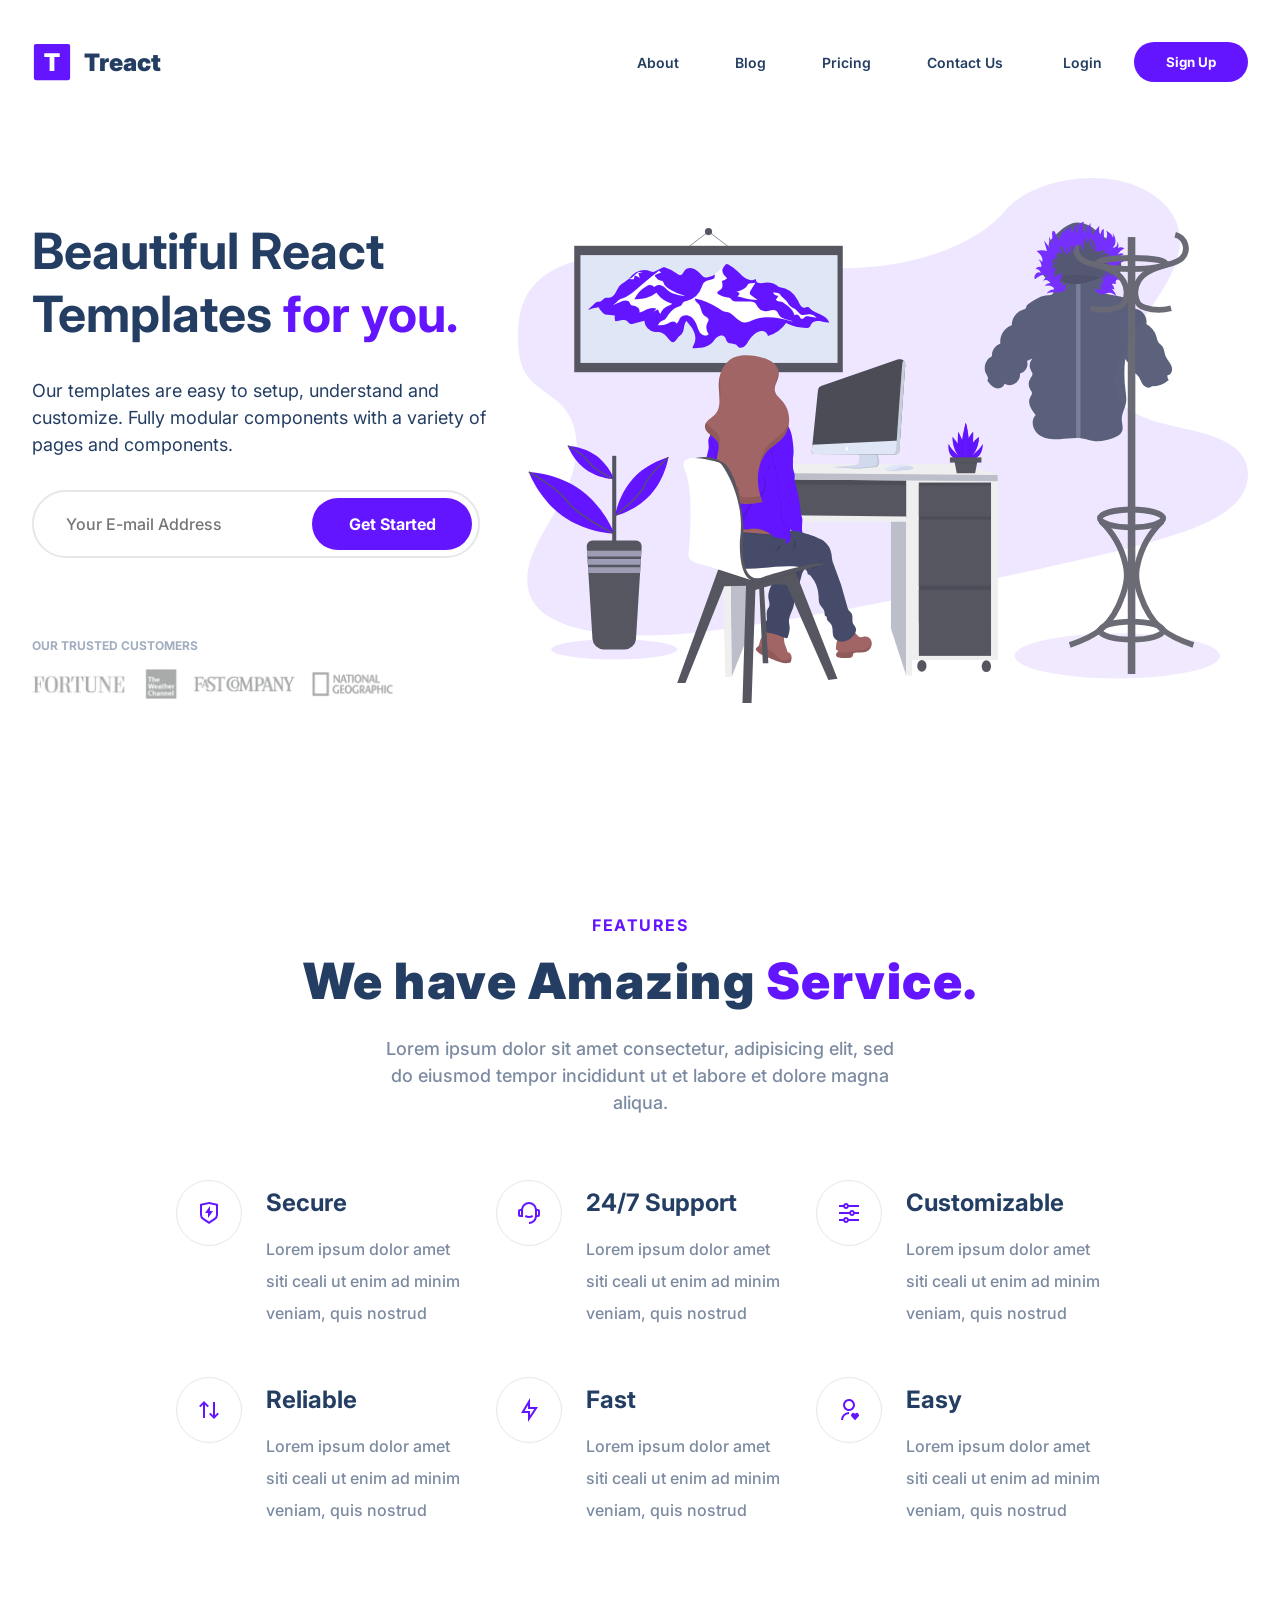
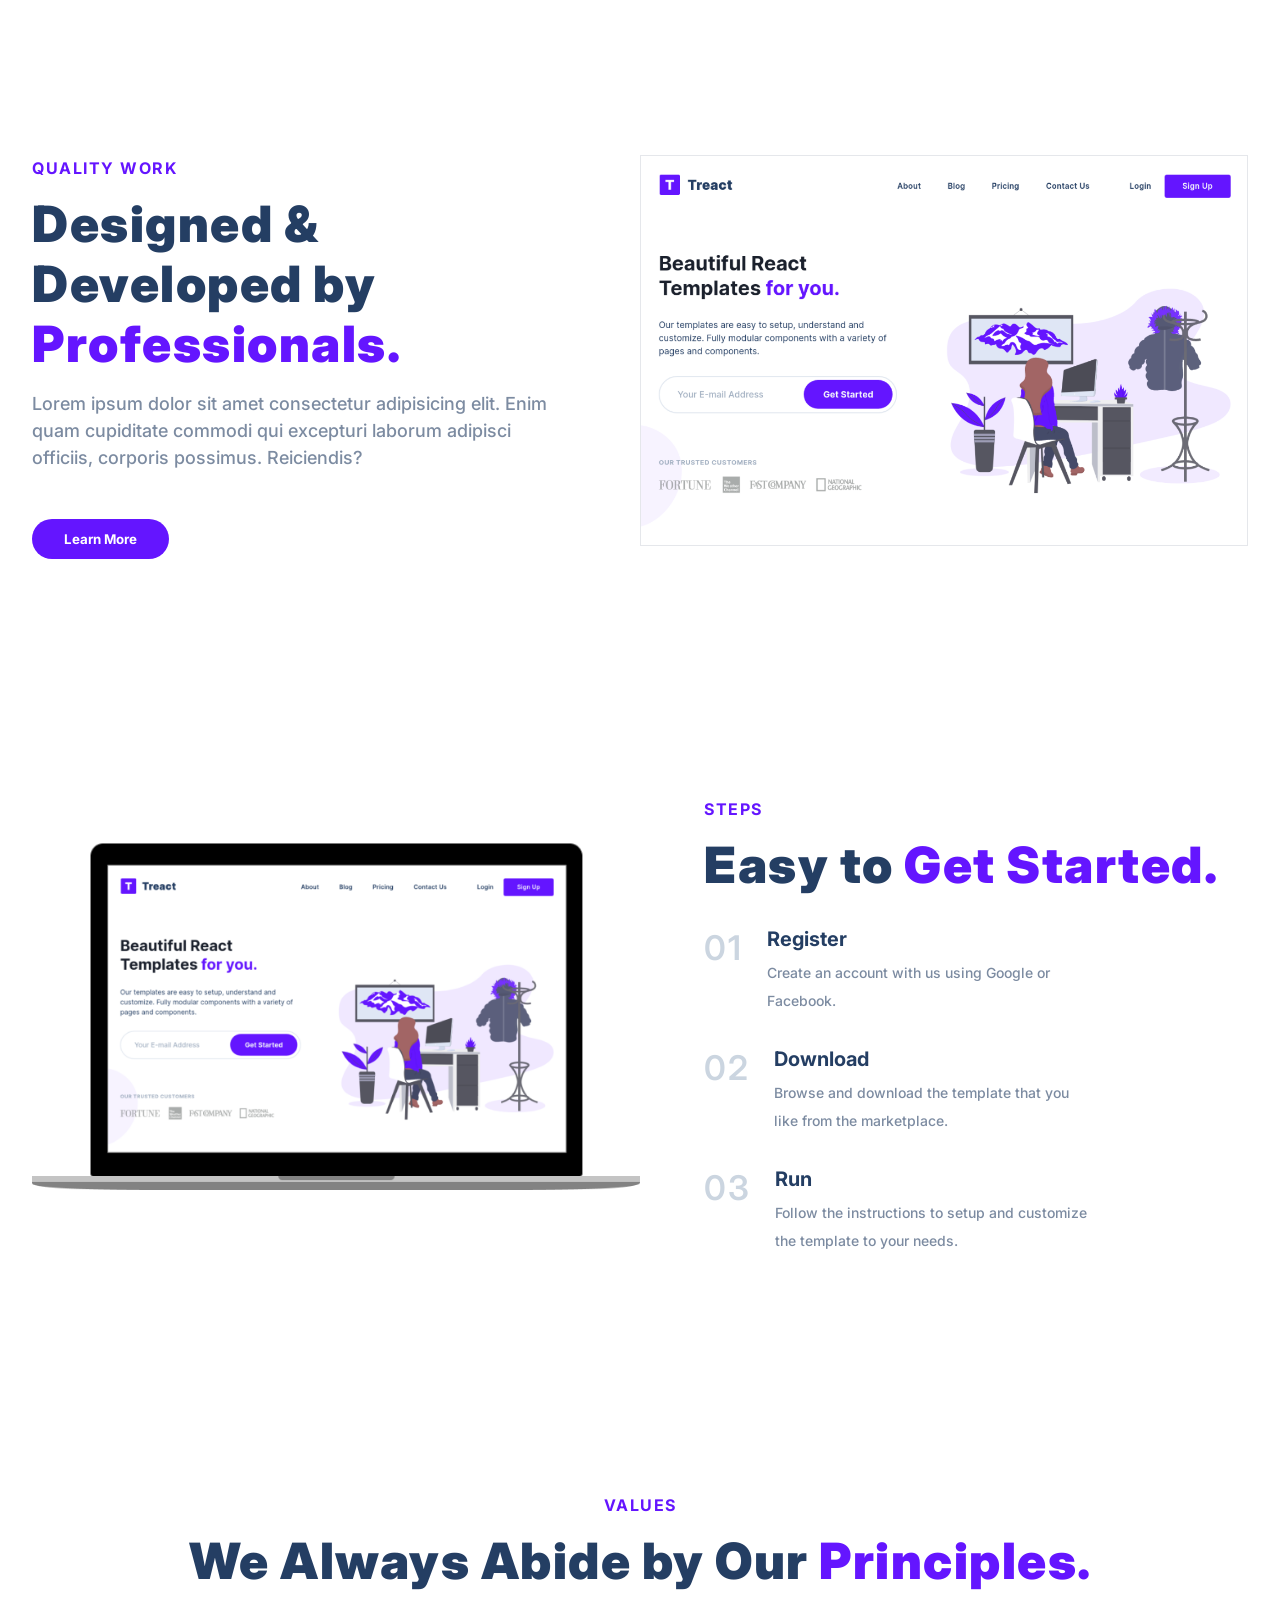
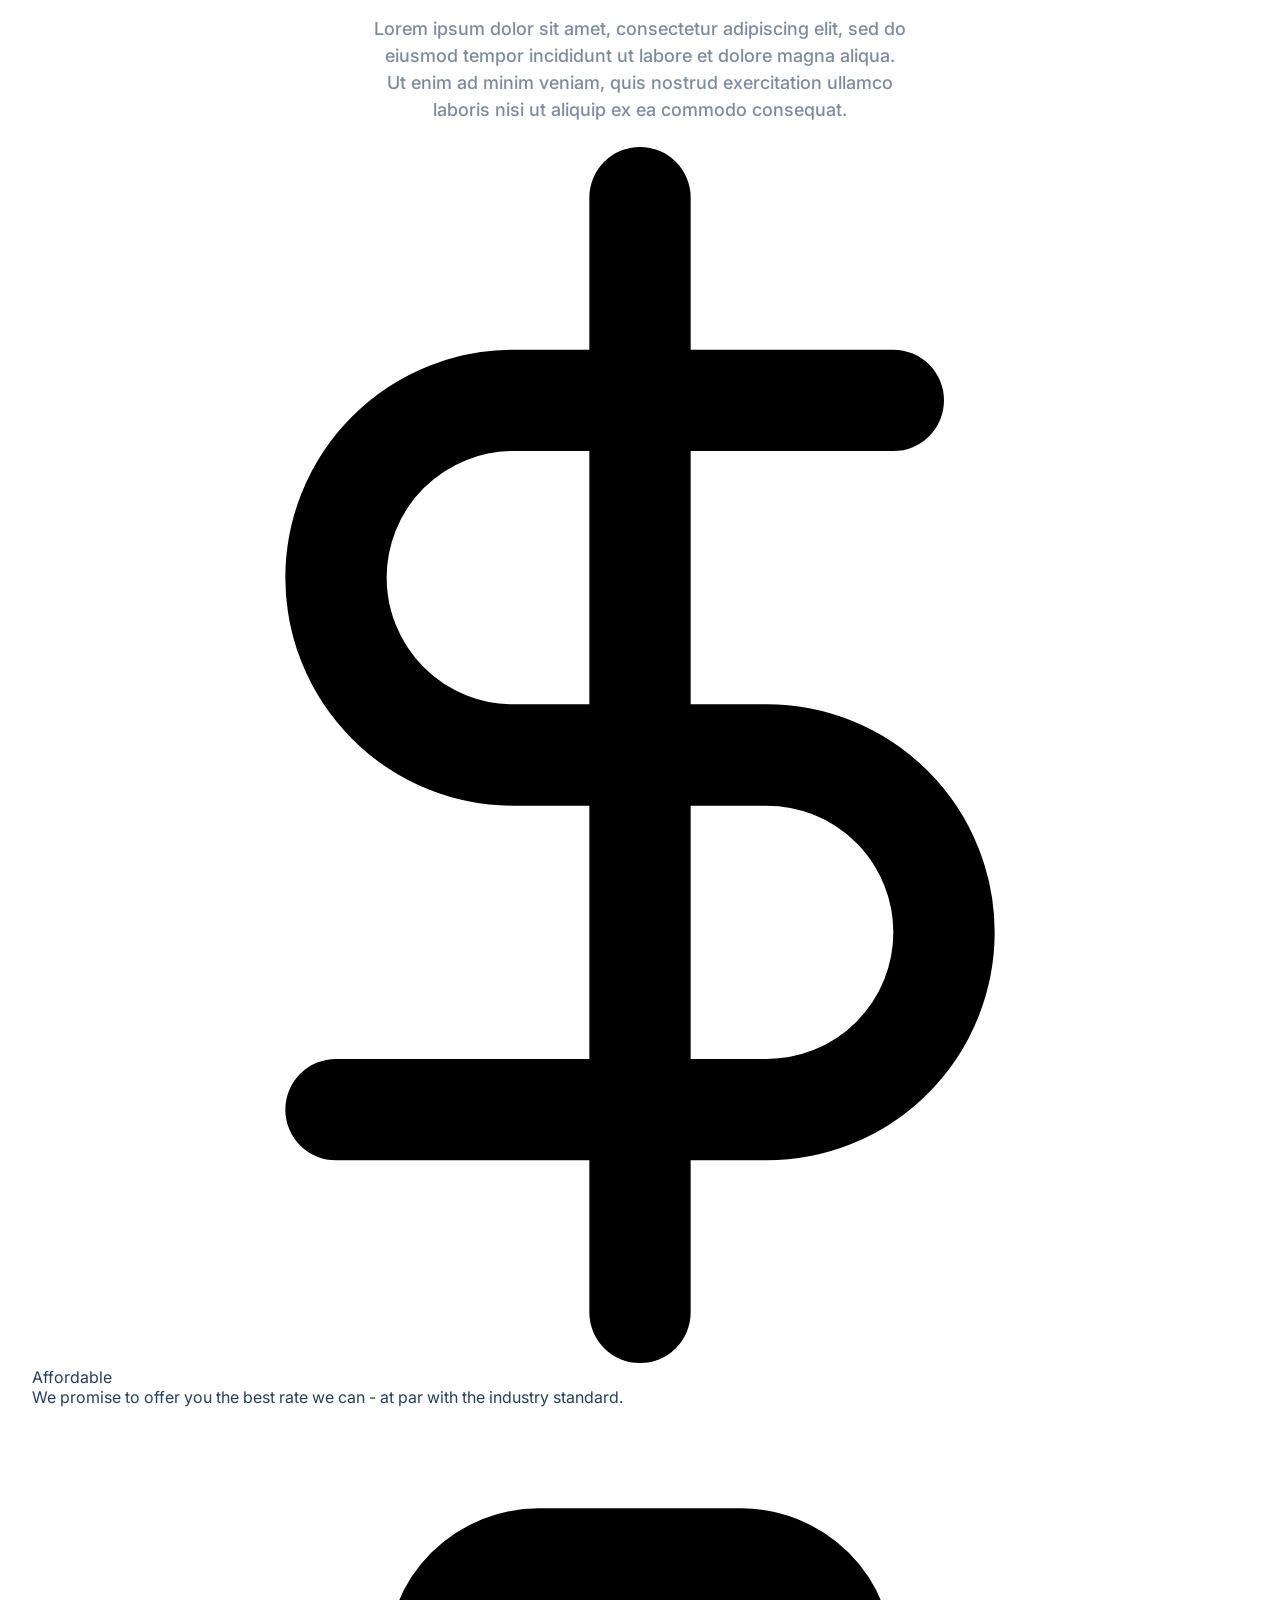
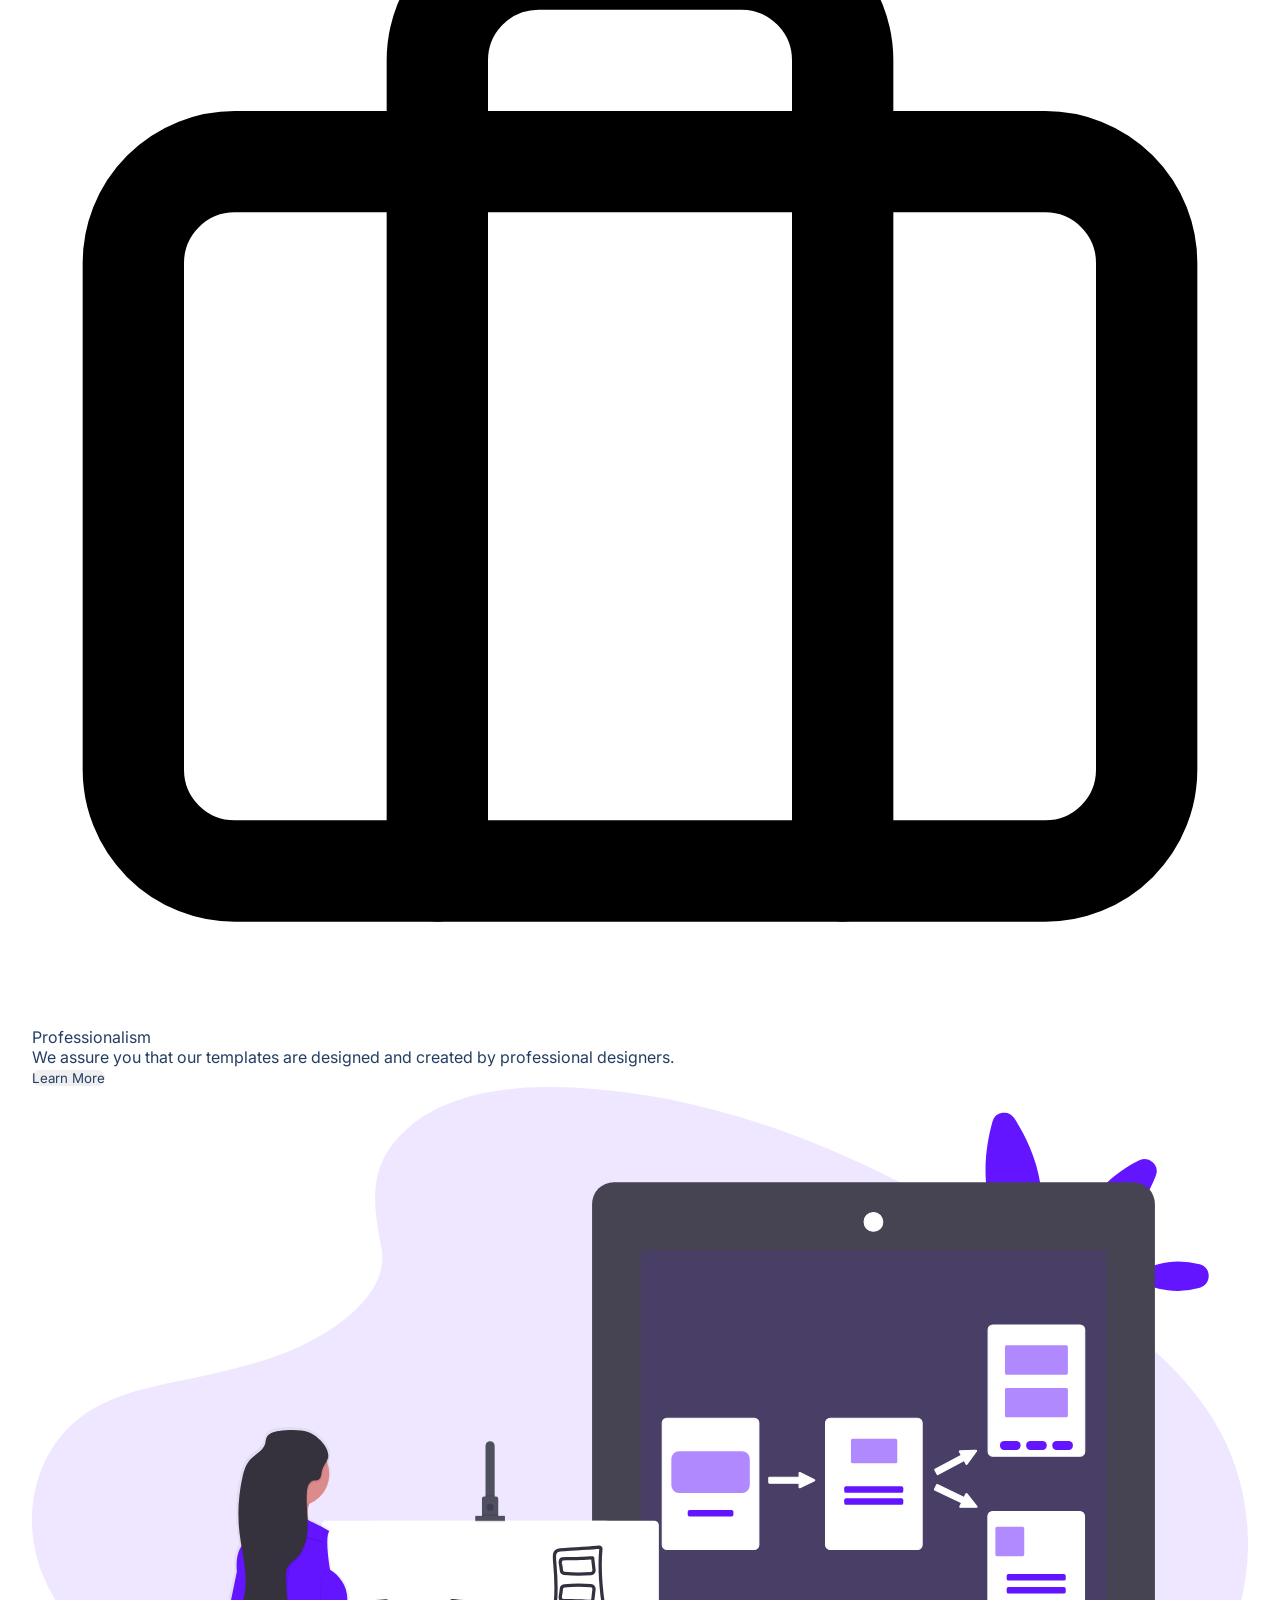
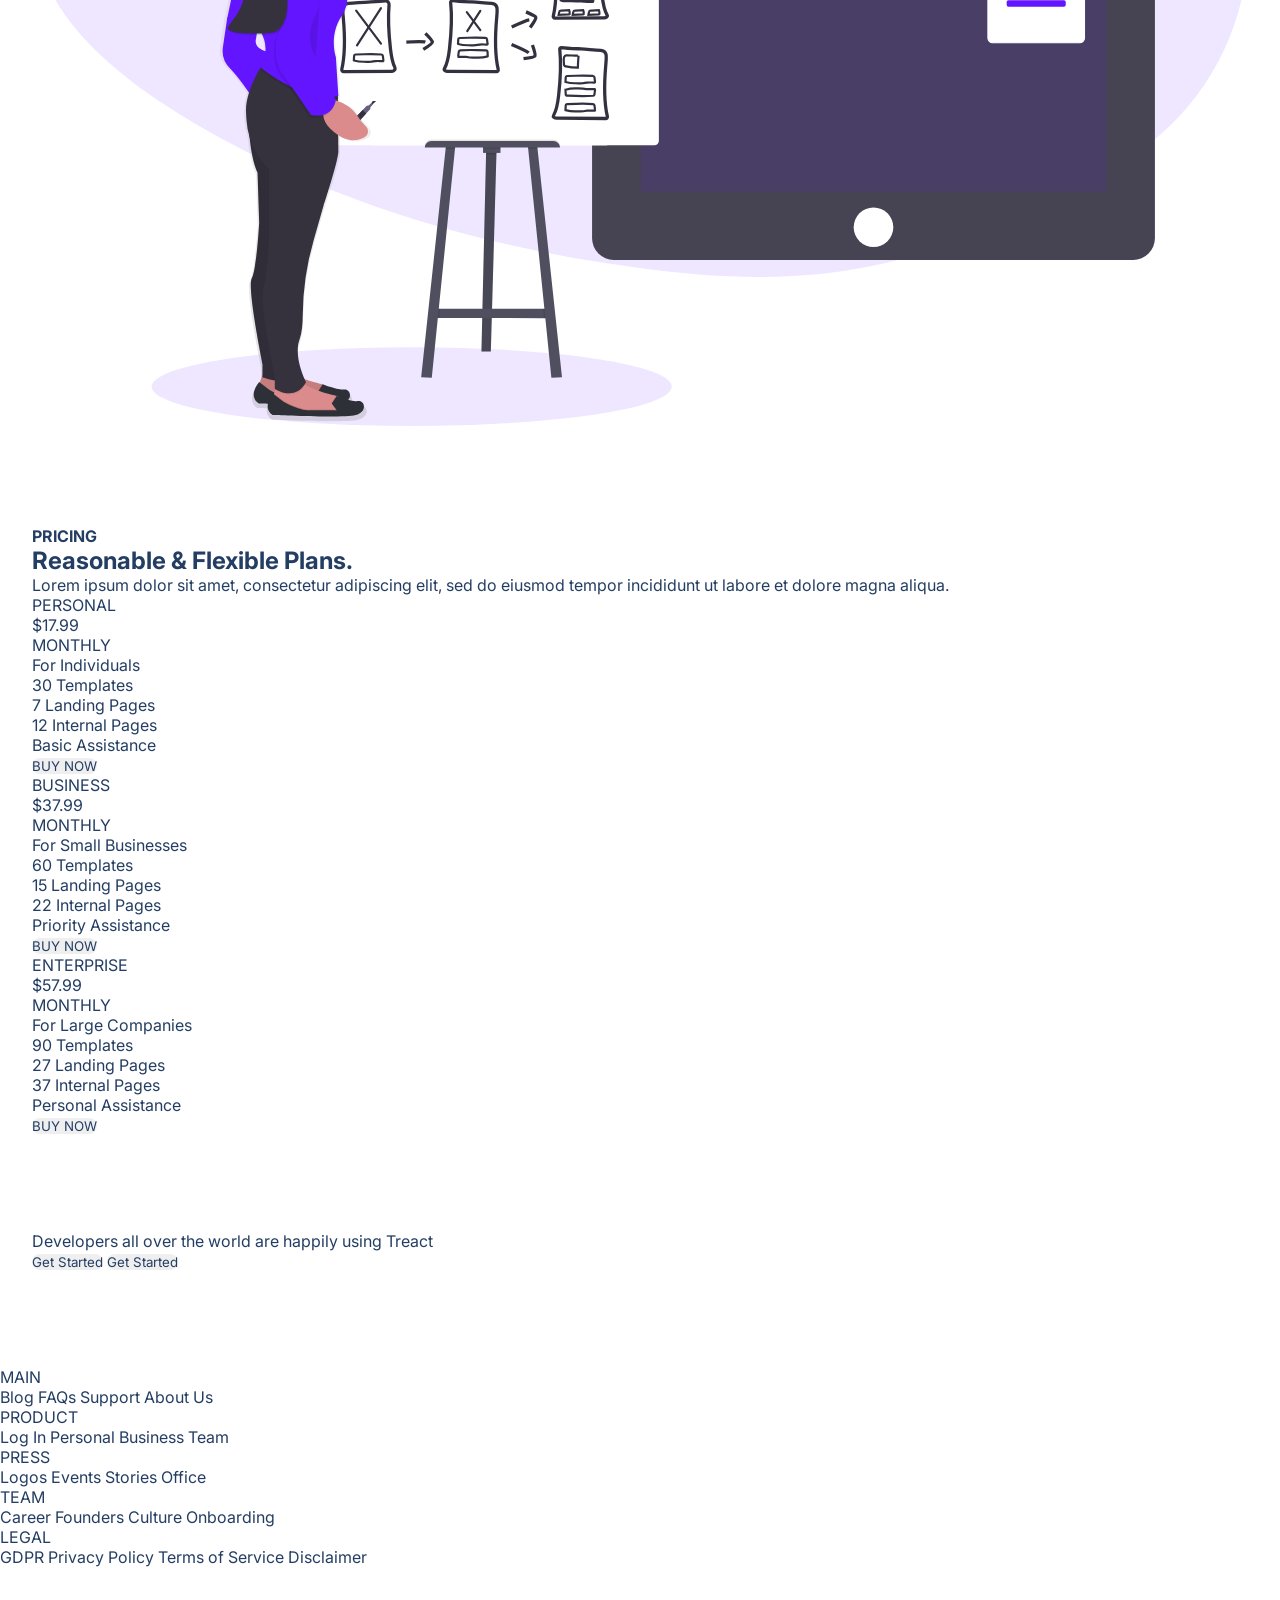
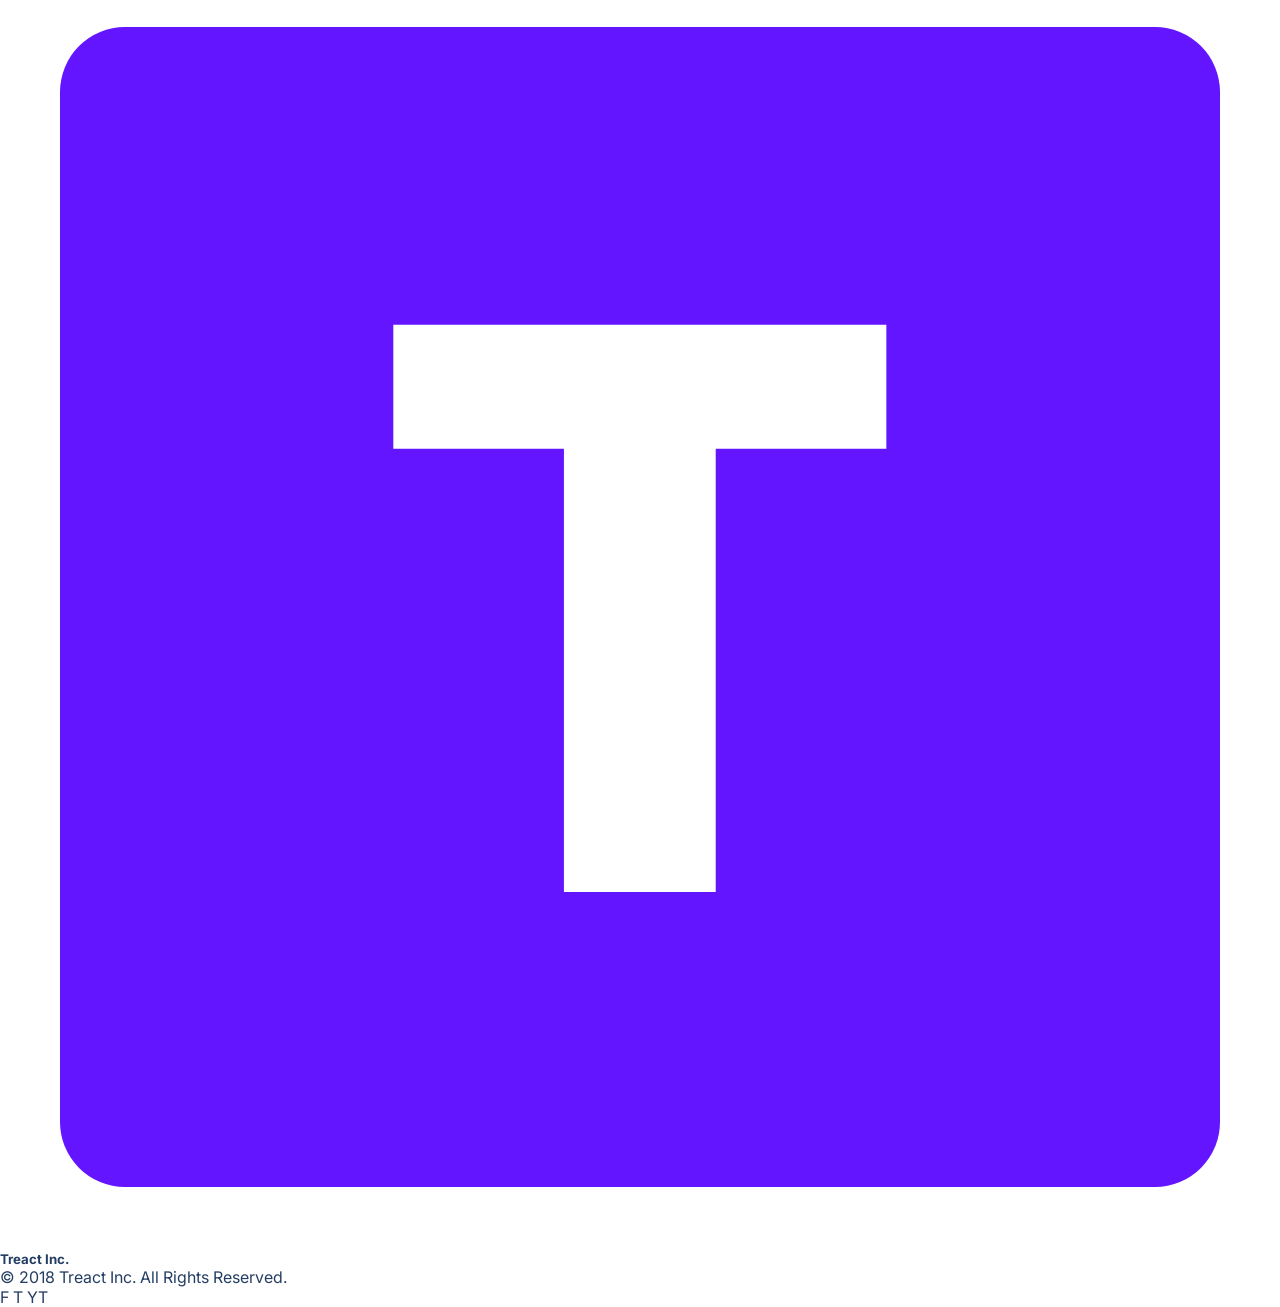
<file: index.html>
<!doctype html>
<html lang="en">
  <head>
    <meta charset="UTF-8" />
    <meta name="viewport" content="width=device-width, initial-scale=1.0" />
    <title>Ed's FES Lesson 3 Final Project</title>
    <link rel="stylesheet" href="style.css" />
  </head>
  <body>
    <section>
      <div class="row">
        <nav>
          <div class="nav__logo">
            <img src="/assets/logo.svg" alt="Logo" class="nav__logo--img" />
            <div class="nav__logo--title">Treact</div>
          </div>
          <div class="nav__links">
            <a class="nav__link" href="#about">About</a>
            <a class="nav__link" href="#blog">Blog</a>
            <a class="nav__link" href="#pricing">Pricing</a>
            <a class="nav__link" href="#contact">Contact Us</a>
            <a class="nav__link--login" href="#login">Login</a>
            <button class="nav__btn">Sign Up</button>
          </div>
        </nav>
      </div>
      <header>
        <div class="container">
          <div class="row">
            <div class="header__description">
              <h1>
                Beautiful React Templates <span class="purple">for you.</span>
              </h1>
              <p class="header__description--para">
                Our templates are easy to setup, understand and customize. Fully
                modular components with a variety of pages and components.
              </p>
              <div class="header__email">
                <input
                  class="header__email--input"
                  type="email"
                  placeholder="Your E-mail Address"
                />
                <button class="header__email--btn">Get Started</button>
              </div>
              <p class="header__customers">OUR TRUSTED CUSTOMERS</p>
              <figure>
                <img
                  class="header__customers--img"
                  src="/assets/customers-logo-strip.png"
                  alt="Our Trusted Customers"
                />
              </figure>
            </div>
            <figure class="header__img--wrapper">
              <img
                class="header__img"
                src="/assets/header_img.svg"
                alt="Header Image"
              />
            </figure>
          </div>
        </div>
      </header>
    </section>

    <main>
      <section id="features">
        <div class="container">
          <div class="row_narrow">
            <h4 class="section__tag">FEATURES</h4>
            <h2 class="section__title">
              We have Amazing <span class="purple">Service.</span>
            </h2>
            <div class="section__para">
              Lorem ipsum dolor sit amet consectetur, adipisicing elit, sed do
              eiusmod tempor incididunt ut et labore et dolore magna aliqua.
            </div>
            <div class="features">
              <div class="feature">
                <div class="feature__row">
                  <figure class="feature__img--wrapper">
                    <img
                      class="feature__img"
                      src="/assets/sheild.svg"
                      alt="Shield"
                    />
                  </figure>
                  <div class="feature__text">
                    <h2 class="feature__title">Secure</h2>
                    <p class="feature__para">
                      Lorem ipsum dolor amet siti ceali ut enim ad minim veniam,
                      quis nostrud
                    </p>
                  </div>
                </div>
              </div>
              <div class="feature">
                <div class="feature__row">
                  <figure class="feature__img--wrapper">
                    <img
                      class="feature__img"
                      src="/assets/support.svg"
                      alt="Support"
                    />
                  </figure>
                  <div class="feature__text">
                    <h2 class="feature__title">24/7 Support</h2>
                    <p class="feature__para">
                      Lorem ipsum dolor amet siti ceali ut enim ad minim veniam,
                      quis nostrud
                    </p>
                  </div>
                </div>
              </div>
              <div class="feature">
                <div class="feature__row">
                  <figure class="feature__img--wrapper">
                    <img
                      class="feature__img"
                      src="/assets/dials.svg"
                      alt="Dials"
                    />
                  </figure>
                  <div class="feature__text">
                    <h2 class="feature__title">Customizable</h2>
                    <p class="feature__para">
                      Lorem ipsum dolor amet siti ceali ut enim ad minim veniam,
                      quis nostrud
                    </p>
                  </div>
                </div>
              </div>
              <div class="feature">
                <div class="feature__row">
                  <figure class="feature__img--wrapper">
                    <img
                      class="feature__img"
                      src="/assets/vertical__arrows.svg"
                      alt="Arrows"
                    />
                  </figure>
                  <div class="feature__text">
                    <h2 class="feature__title">Reliable</h2>
                    <p class="feature__para">
                      Lorem ipsum dolor amet siti ceali ut enim ad minim veniam,
                      quis nostrud
                    </p>
                  </div>
                </div>
              </div>
              <div class="feature">
                <div class="feature__row">
                  <figure class="feature__img--wrapper">
                    <img
                      class="feature__img"
                      src="/assets/bolt.svg"
                      alt="Bolt"
                    />
                  </figure>
                  <div class="feature__text">
                    <h2 class="feature__title">Fast</h2>
                    <p class="feature__para">
                      Lorem ipsum dolor amet siti ceali ut enim ad minim veniam,
                      quis nostrud
                    </p>
                  </div>
                </div>
              </div>
              <div class="feature">
                <div class="feature__row">
                  <figure class="feature__img--wrapper">
                    <img
                      class="feature__img"
                      src="/assets/simple.svg"
                      alt="Simple"
                    />
                  </figure>
                  <div class="feature__text">
                    <h2 class="feature__title">Easy</h2>
                    <p class="feature__para">
                      Lorem ipsum dolor amet siti ceali ut enim ad minim veniam,
                      quis nostrud
                    </p>
                  </div>
                </div>
              </div>
            </div>
          </div>
        </div>
      </section>

      <section id="quality">
        <div class="container">
          <div class="row">
            <div class="quality__description">
              <h4 class="section__tag">QUALITY WORK</h4>
              <h2 class="section__title">
                Designed & Developed by
                <span class="purple">Professionals.</span>
              </h2>
              <div class="section__para">
                Lorem ipsum dolor sit amet consectetur adipisicing elit. Enim
                quam cupiditate commodi qui excepturi laborum adipisci officiis,
                corporis possimus. Reiciendis?
              </div>
              <button class="btn">Learn More</button>
            </div>
            <figure class="quality__img--wrapper">
              <img
                class="quality__img"
                src="/assets/quality__img.png"
                alt="Quality Image"
              />
            </figure>
          </div>
        </div>
      </section>

      <section id="steps">
        <div class="container">
          <div class="row">
            <figure class="steps__img--wrapper">
              <img
                class="steps__img"
                src="assets/steps_companion.png"
                alt="Steps Image"
              />
            </figure>
            <div class="steps__description">
              <h4 class="section__tag">STEPS</h4>
              <h2 class="section__title">
                Easy to <span class="purple">Get Started.</span>
              </h2>
              <div class="steps__list">
                <div class="step">
                  <div class="step__number">01</div>
                  <div class="step__description">
                    <div class="step__title">Register</div>
                    <p class="step__para">
                      Create an account with us using Google or Facebook.
                    </p>
                  </div>
                </div>
                <div class="step">
                  <div class="step__number">02</div>
                  <div class="step__description">
                    <div class="step__title">Download</div>
                    <p class="step__para">
                      Browse and download the template that you like from the
                      marketplace.
                    </p>
                  </div>
                </div>
                <div class="step">
                  <div class="step__number">03</div>
                  <div class="step__description">
                    <div class="step__title">Run</div>
                    <p class="step__para">
                      Follow the instructions to setup and customize the
                      template to your needs.
                    </p>
                  </div>
                </div>
              </div>
            </div>
          </div>
        </div>
      </section>

      <section id="values">
        <div class="container">
          <div class="row">
            <h4 class="section__tag">VALUES</h4>
            <h2 class="section__title">
              We Always Abide by Our <span class="purple">Principles.</span>
            </h2>
            <div class="section__para">
              Lorem ipsum dolor sit amet, consectetur adipiscing elit, sed do
              eiusmod tempor incididunt ut labore et dolore magna aliqua. Ut
              enim ad minim veniam, quis nostrud exercitation ullamco laboris
              nisi ut aliquip ex ea commodo consequat.
            </div>
            <div>
              <div>
                <figure>
                  <img src="/assets/dollar-sign.svg" alt="" />
                </figure>
              </div>
              <div>Affordable</div>
              <div>
                <p>
                  We promise to offer you the best rate we can - at par with the
                  industry standard.
                </p>
              </div>
            </div>
            <div>
              <div>
                <figure>
                  <img src="/assets/briefcase.svg" alt="" />
                </figure>
              </div>
              <div>Professionalism</div>
              <div>
                <p>
                  We assure you that our templates are designed and created by
                  professional designers.
                </p>
              </div>
            </div>
            <button>Learn More</button>
          </div>
          <figure class="values__img--wrapper">
            <img
              src="/assets/values_companion.svg"
              alt=""
              class="values__img"
            />
          </figure>
        </div>
      </section>

      <section id="pricing">
        <div>
          <div>
            <h4>PRICING</h4>
            <h2>Reasonable & Flexible <span>Plans.</span></h2>
            <p>
              Lorem ipsum dolor sit amet, consectetur adipiscing elit, sed do
              eiusmod tempor incididunt ut labore et dolore magna aliqua.
            </p>
          </div>
          <div class="plans">
            <div class="plan">
              <div class="plan__stripe"></div>
              <div class="plan__top">
                <div class="plan__name">PERSONAL</div>
                <div class="plan__price">$17.99</div>
                <div class="plan__duration">MONTHLY</div>
              </div>
              <div class="plan__middle">
                <div class="plan__target">For Individuals</div>
                <p class="plan__feature">30 Templates</p>
                <p class="plan__feature">7 Landing Pages</p>
                <p class="plan__feature">12 Internal Pages</p>
                <p class="plan__feature">Basic Assistance</p>
              </div>
              <div class="plan__bottom">
                <button class="plan__button">BUY NOW</button>
              </div>
            </div>
            <div class="plan">
              <div class="plan__stripe"></div>
              <div class="plan__top">
                <div class="plan__name">BUSINESS</div>
                <div class="plan__price">$37.99</div>
                <div class="plan__duration">MONTHLY</div>
              </div>
              <div class="plan__middle">
                <div class="plan__target">For Small Businesses</div>
                <p class="plan__feature">60 Templates</p>
                <p class="plan__feature">15 Landing Pages</p>
                <p class="plan__feature">22 Internal Pages</p>
                <p class="plan__feature">Priority Assistance</p>
              </div>
              <div class="plan__bottom">
                <button class="plan__button">BUY NOW</button>
              </div>
            </div>
            <div class="plan">
              <div class="plan__stripe"></div>
              <div class="plan__top">
                <div class="plan__name">ENTERPRISE</div>
                <div class="plan__price">$57.99</div>
                <div class="plan__duration">MONTHLY</div>
              </div>
              <div class="plan__middle">
                <div class="plan__target">For Large Companies</div>
                <p class="plan__feature">90 Templates</p>
                <p class="plan__feature">27 Landing Pages</p>
                <p class="plan__feature">37 Internal Pages</p>
                <p class="plan__feature">Personal Assistance</p>
              </div>
              <div class="plan__bottom">
                <button class="plan__button">BUY NOW</button>
              </div>
            </div>
          </div>
        </div>
      </section>

      <section id="banner">
        <div class="container">
          <div class="row">
            <div class="banner__container">
              <div class="banner__row">
                <div class="banner__title">
                  Developers all over the world are happily using Treact
                </div>
                <div class="banner_buttons">
                  <button class="banner__button--start">Get Started</button>
                  <button class="banner__button--contact">Get Started</button>
                </div>
              </div>
            </div>
          </div>
        </div>
      </section>
    </main>

    <footer>
      <div class="row footer__row">
        <div class="footer__columns">
          <div class="footer__column">
            <div class="footer__column--title">MAIN</div>
            <a href="">Blog</a>
            <a href="">FAQs</a>
            <a href="">Support</a>
            <a href="">About Us</a>
          </div>
          <div class="footer__column">
            <div class="footer__column--title">PRODUCT</div>
            <a href="">Log In</a>
            <a href="">Personal</a>
            <a href="">Business</a>
            <a href="">Team</a>
          </div>
          <div class="footer__column">
            <div class="footer__column--title">PRESS</div>
            <a href="">Logos</a>
            <a href="">Events</a>
            <a href="">Stories</a>
            <a href="">Office</a>
          </div>
          <div class="footer__column">
            <div class="footer__column--title">TEAM</div>
            <a href="">Career</a>
            <a href="">Founders</a>
            <a href="">Culture</a>
            <a href="">Onboarding</a>
          </div>
          <div class="footer__column">
            <div class="footer__column--title">LEGAL</div>
            <a href="">GDPR</a>
            <a href="">Privacy Policy</a>
            <a href="">Terms of Service</a>
            <a href="">Disclaimer</a>
          </div>
        </div>
        <div class="footer__divider"></div>
        <div class="footer__bottom">
          <div class="Footer__logo">
            <img src="assets/logo.svg" alt="" />
            <h5 class="footer__logo--text">Treact Inc.</h5>
          </div>
          <p class="footer__copyright">
            © 2018 Treact Inc. All Rights Reserved.
          </p>
          <div class="footer__socials">
            <a class="footer__social" href="">F</a>
            <a class="footer__social" href="">T</a>
            <a class="footer__social" href="">YT</a>
          </div>
        </div>
      </div>
    </footer>
  </body>
</html>
</file>
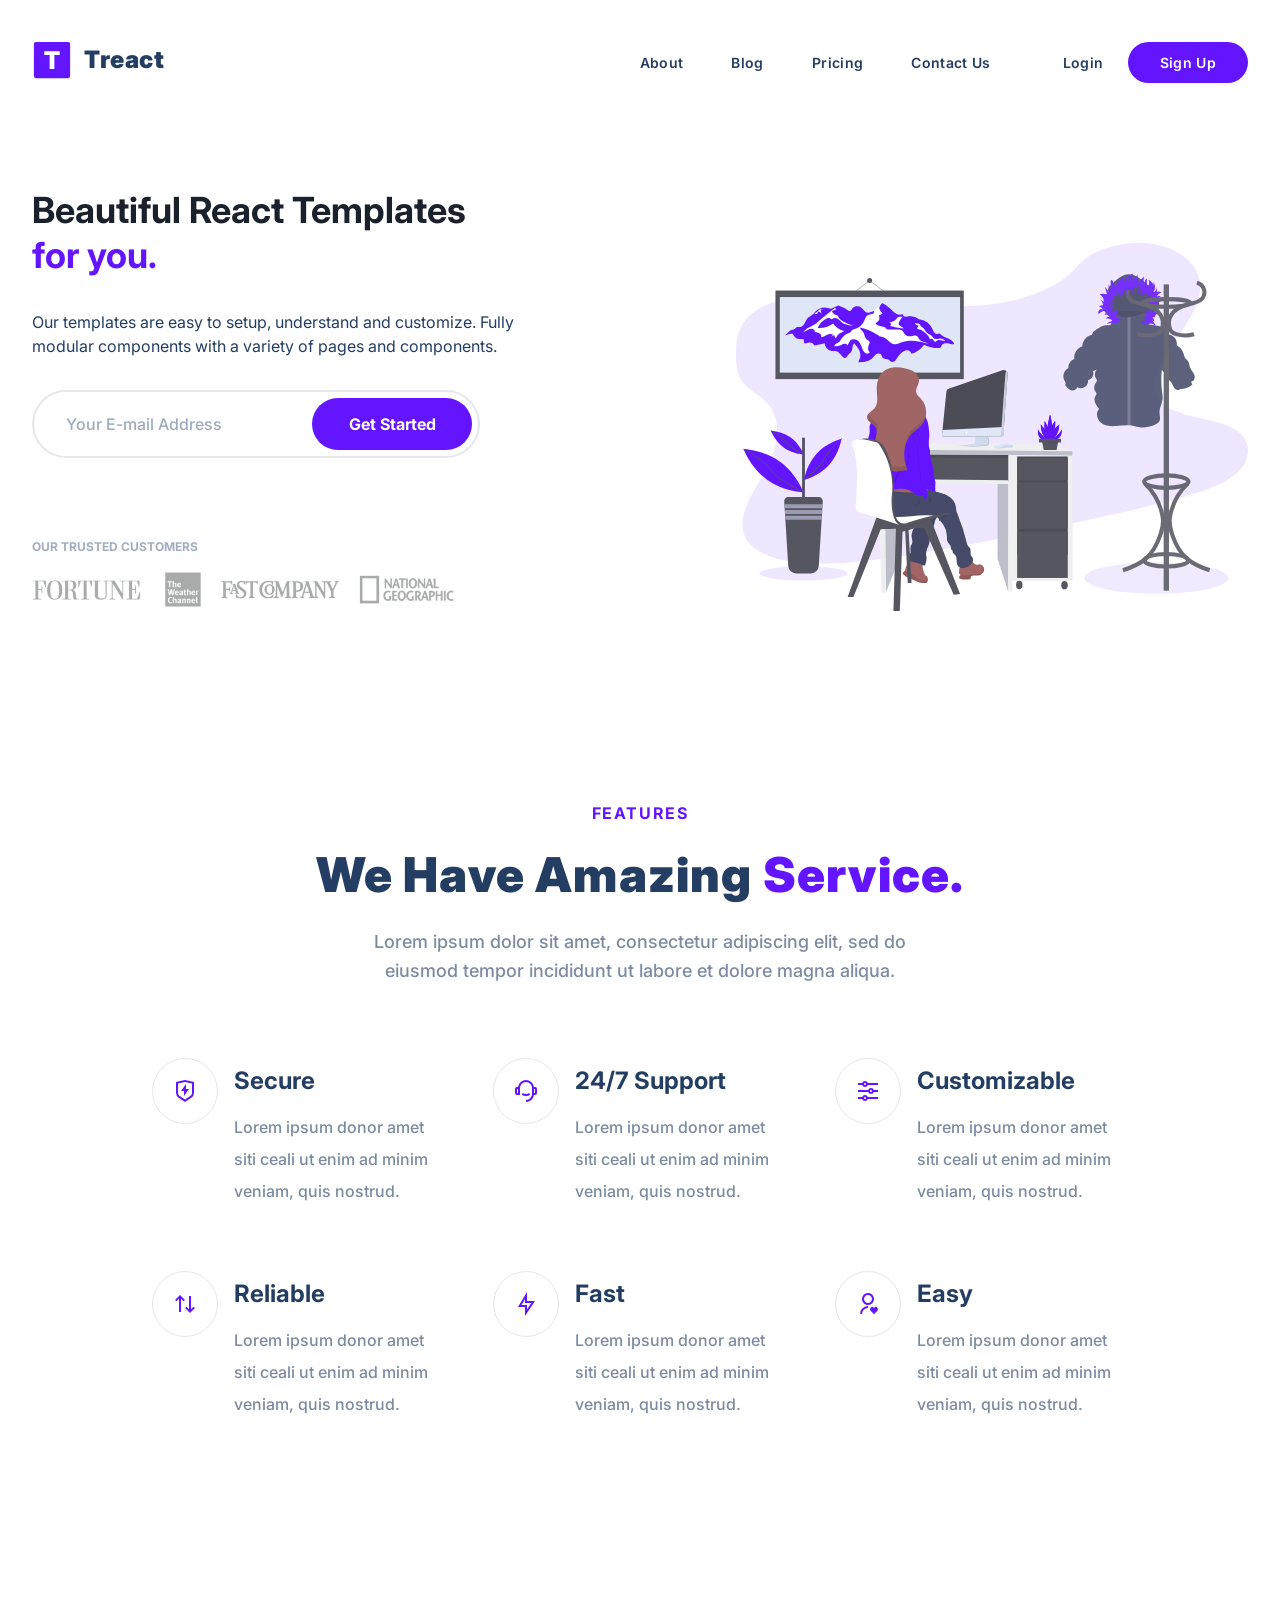
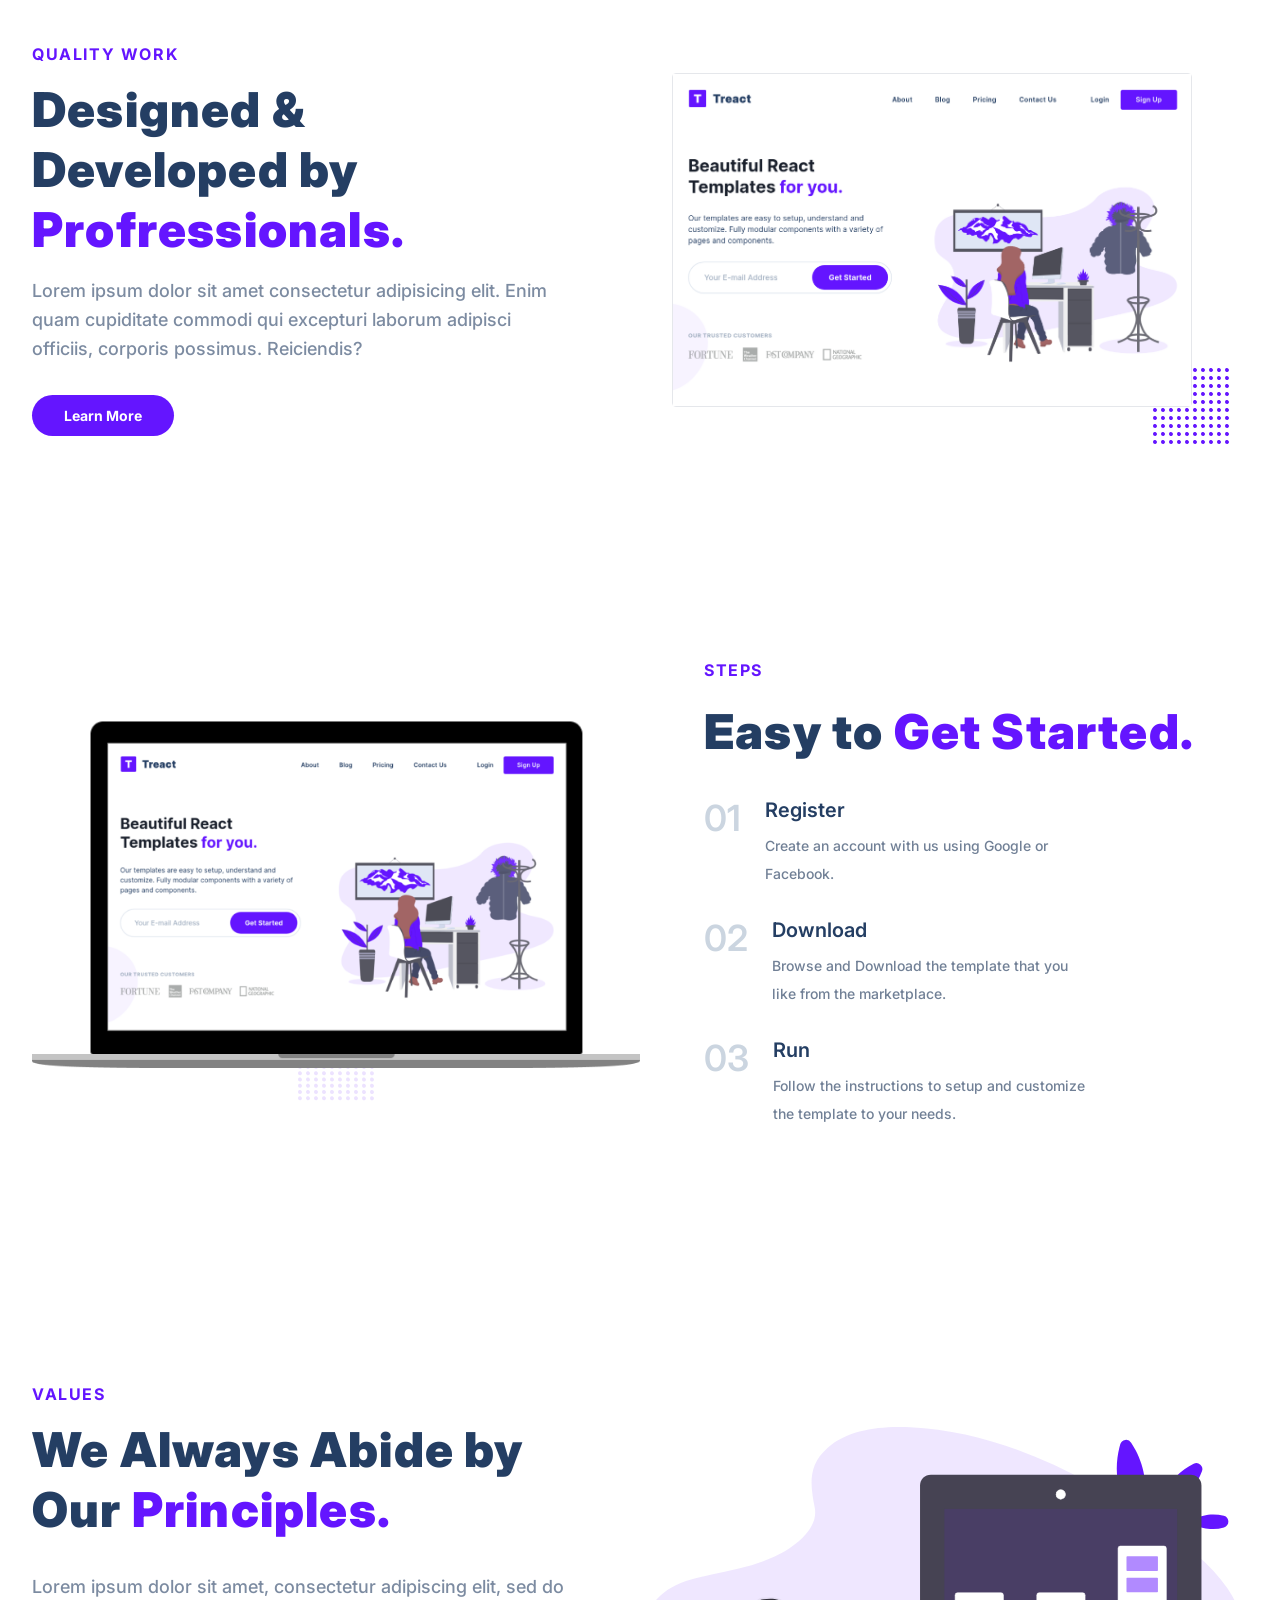
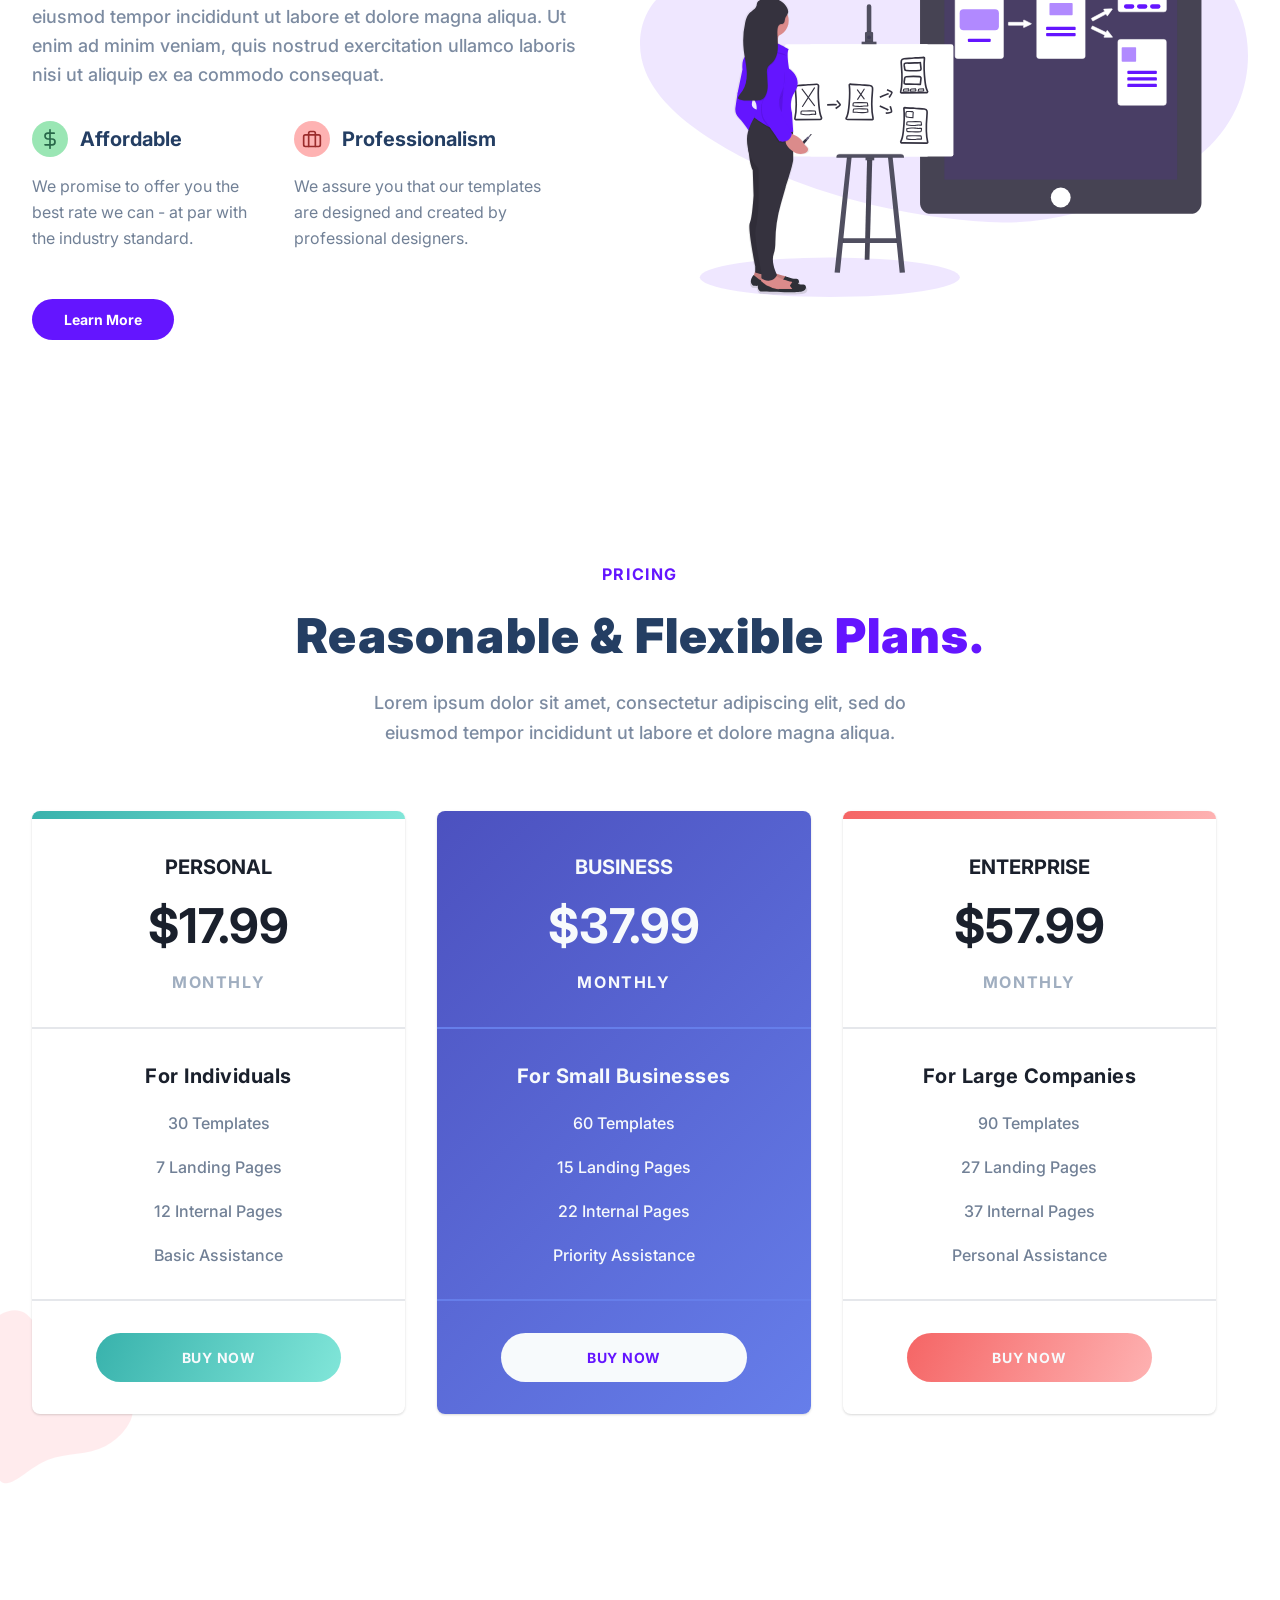
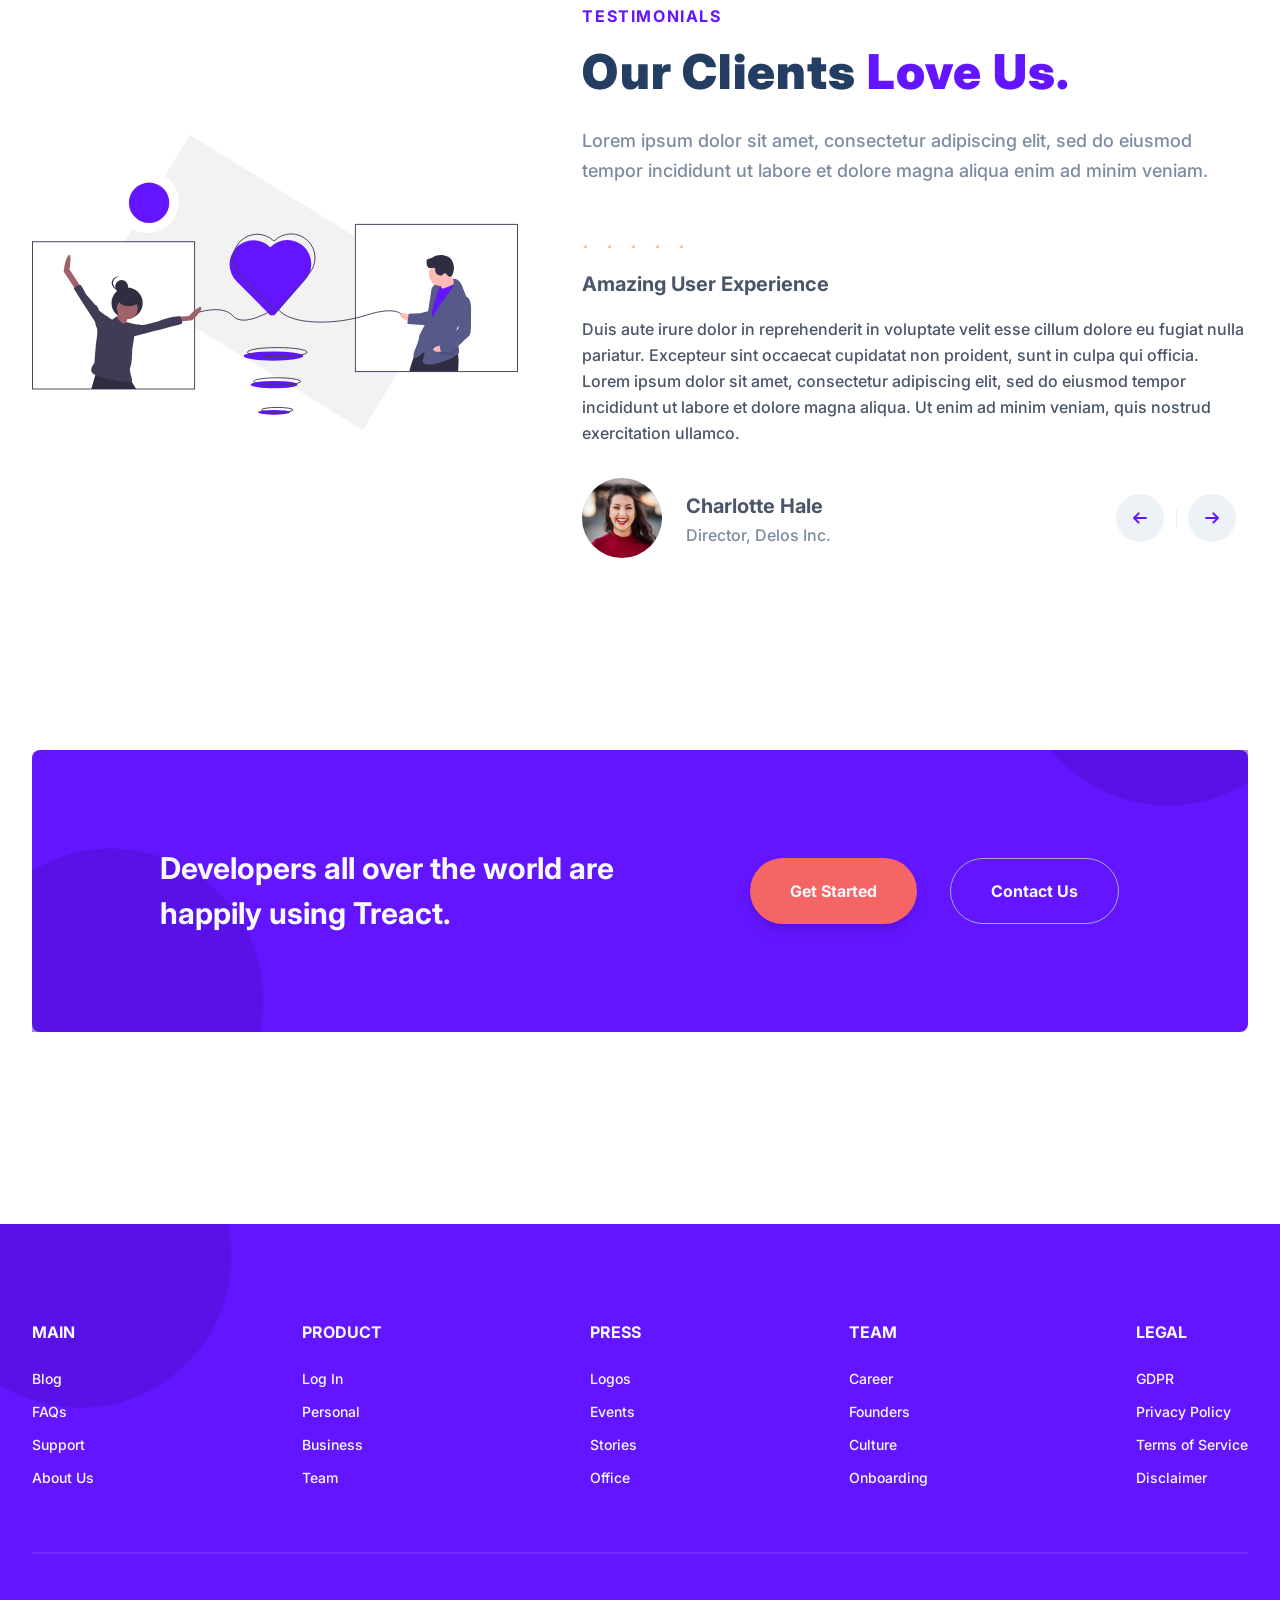
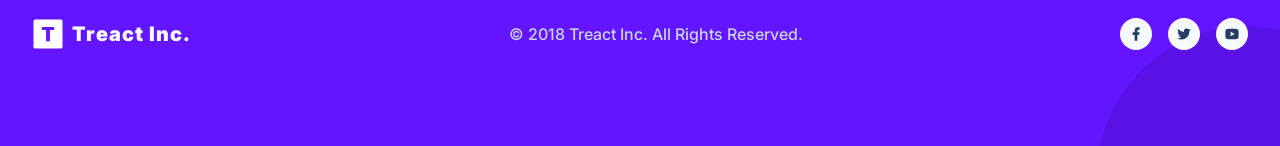
<file: assets/dials.html>
<!DOCTYPE html>
<!-- saved from url=(0047)https://module-2-fp-example-website.vercel.app/ -->
<html lang="en" data-headlessui-focus-visible=""><head><meta http-equiv="Content-Type" content="text/html; charset=UTF-8">
    
    <meta name="viewport" content="width=device-width, initial-scale=1.0">
    <link rel="stylesheet" href="./dials_files/style.css">
    <script src="./dials_files/6487f0a3d4.js.download" crossorigin="anonymous"></script><style media="all" id="fa-v4-font-face">/*!
 * Font Awesome Free 6.7.2 by @fontawesome - https://fontawesome.com
 * License - https://fontawesome.com/license/free (Icons: CC BY 4.0, Fonts: SIL OFL 1.1, Code: MIT License)
 * Copyright 2024 Fonticons, Inc.
 */@font-face{font-family:"FontAwesome";font-display:block;src:url(https://ka-f.fontawesome.com/releases/v6.7.2/webfonts/free-fa-solid-900.woff2) format("woff2"),url(https://ka-f.fontawesome.com/releases/v6.7.2/webfonts/free-fa-solid-900.ttf) format("truetype")}@font-face{font-family:"FontAwesome";font-display:block;src:url(https://ka-f.fontawesome.com/releases/v6.7.2/webfonts/free-fa-brands-400.woff2) format("woff2"),url(https://ka-f.fontawesome.com/releases/v6.7.2/webfonts/free-fa-brands-400.ttf) format("truetype")}@font-face{font-family:"FontAwesome";font-display:block;src:url(https://ka-f.fontawesome.com/releases/v6.7.2/webfonts/free-fa-regular-400.woff2) format("woff2"),url(https://ka-f.fontawesome.com/releases/v6.7.2/webfonts/free-fa-regular-400.ttf) format("truetype");unicode-range:u+f003,u+f006,u+f014,u+f016-f017,u+f01a-f01b,u+f01d,u+f022,u+f03e,u+f044,u+f046,u+f05c-f05d,u+f06e,u+f070,u+f087-f088,u+f08a,u+f094,u+f096-f097,u+f09d,u+f0a0,u+f0a2,u+f0a4-f0a7,u+f0c5,u+f0c7,u+f0e5-f0e6,u+f0eb,u+f0f6-f0f8,u+f10c,u+f114-f115,u+f118-f11a,u+f11c-f11d,u+f133,u+f147,u+f14e,u+f150-f152,u+f185-f186,u+f18e,u+f190-f192,u+f196,u+f1c1-f1c9,u+f1d9,u+f1db,u+f1e3,u+f1ea,u+f1f7,u+f1f9,u+f20a,u+f247-f248,u+f24a,u+f24d,u+f255-f25b,u+f25d,u+f271-f274,u+f278,u+f27b,u+f28c,u+f28e,u+f29c,u+f2b5,u+f2b7,u+f2ba,u+f2bc,u+f2be,u+f2c0-f2c1,u+f2c3,u+f2d0,u+f2d2,u+f2d4,u+f2dc}@font-face{font-family:"FontAwesome";font-display:block;src:url(https://ka-f.fontawesome.com/releases/v6.7.2/webfonts/free-fa-v4compatibility.woff2) format("woff2"),url(https://ka-f.fontawesome.com/releases/v6.7.2/webfonts/free-fa-v4compatibility.ttf) format("truetype");unicode-range:u+f041,u+f047,u+f065-f066,u+f07d-f07e,u+f080,u+f08b,u+f08e,u+f090,u+f09a,u+f0ac,u+f0ae,u+f0b2,u+f0d0,u+f0d6,u+f0e4,u+f0ec,u+f10a-f10b,u+f123,u+f13e,u+f148-f149,u+f14c,u+f156,u+f15e,u+f160-f161,u+f163,u+f175-f178,u+f195,u+f1f8,u+f219,u+f27a}</style><style media="all" id="fa-v5-font-face">/*!
 * Font Awesome Free 6.7.2 by @fontawesome - https://fontawesome.com
 * License - https://fontawesome.com/license/free (Icons: CC BY 4.0, Fonts: SIL OFL 1.1, Code: MIT License)
 * Copyright 2024 Fonticons, Inc.
 */@font-face{font-family:"Font Awesome 5 Brands";font-display:block;font-weight:400;src:url(https://ka-f.fontawesome.com/releases/v6.7.2/webfonts/free-fa-brands-400.woff2) format("woff2"),url(https://ka-f.fontawesome.com/releases/v6.7.2/webfonts/free-fa-brands-400.ttf) format("truetype")}@font-face{font-family:"Font Awesome 5 Free";font-display:block;font-weight:900;src:url(https://ka-f.fontawesome.com/releases/v6.7.2/webfonts/free-fa-solid-900.woff2) format("woff2"),url(https://ka-f.fontawesome.com/releases/v6.7.2/webfonts/free-fa-solid-900.ttf) format("truetype")}@font-face{font-family:"Font Awesome 5 Free";font-display:block;font-weight:400;src:url(https://ka-f.fontawesome.com/releases/v6.7.2/webfonts/free-fa-regular-400.woff2) format("woff2"),url(https://ka-f.fontawesome.com/releases/v6.7.2/webfonts/free-fa-regular-400.ttf) format("truetype")}</style><style media="all" id="fa-v4-shims">/*!
 * Font Awesome Free 6.7.2 by @fontawesome - https://fontawesome.com
 * License - https://fontawesome.com/license/free (Icons: CC BY 4.0, Fonts: SIL OFL 1.1, Code: MIT License)
 * Copyright 2024 Fonticons, Inc.
 */.fa.fa-glass{--fa:"\f000"}.fa.fa-envelope-o{--fa:"\f0e0"}.fa.fa-envelope-o,.fa.fa-star-o{font-family:"Font Awesome 6 Free";font-weight:400}.fa.fa-star-o{--fa:"\f005"}.fa.fa-close,.fa.fa-remove{--fa:"\f00d"}.fa.fa-gear{--fa:"\f013"}.fa.fa-trash-o{font-family:"Font Awesome 6 Free";font-weight:400;--fa:"\f2ed"}.fa.fa-home{--fa:"\f015"}.fa.fa-file-o{--fa:"\f15b"}.fa.fa-clock-o,.fa.fa-file-o{font-family:"Font Awesome 6 Free";font-weight:400}.fa.fa-clock-o{--fa:"\f017"}.fa.fa-arrow-circle-o-down{--fa:"\f358"}.fa.fa-arrow-circle-o-down,.fa.fa-arrow-circle-o-up{font-family:"Font Awesome 6 Free";font-weight:400}.fa.fa-arrow-circle-o-up{--fa:"\f35b"}.fa.fa-play-circle-o{font-family:"Font Awesome 6 Free";font-weight:400;--fa:"\f144"}.fa.fa-repeat,.fa.fa-rotate-right{--fa:"\f01e"}.fa.fa-refresh{--fa:"\f021"}.fa.fa-list-alt{font-family:"Font Awesome 6 Free";font-weight:400;--fa:"\f022"}.fa.fa-dedent{--fa:"\f03b"}.fa.fa-video-camera{--fa:"\f03d"}.fa.fa-picture-o{--fa:"\f03e"}.fa.fa-photo,.fa.fa-picture-o{font-family:"Font Awesome 6 Free";font-weight:400}.fa.fa-photo{--fa:"\f03e"}.fa.fa-image{font-family:"Font Awesome 6 Free";font-weight:400;--fa:"\f03e"}.fa.fa-map-marker{--fa:"\f3c5"}.fa.fa-pencil-square-o{--fa:"\f044"}.fa.fa-edit,.fa.fa-pencil-square-o{font-family:"Font Awesome 6 Free";font-weight:400}.fa.fa-edit{--fa:"\f044"}.fa.fa-share-square-o{--fa:"\f14d"}.fa.fa-check-square-o{font-family:"Font Awesome 6 Free";font-weight:400;--fa:"\f14a"}.fa.fa-arrows{--fa:"\f0b2"}.fa.fa-times-circle-o{--fa:"\f057"}.fa.fa-check-circle-o,.fa.fa-times-circle-o{font-family:"Font Awesome 6 Free";font-weight:400}.fa.fa-check-circle-o{--fa:"\f058"}.fa.fa-mail-forward{--fa:"\f064"}.fa.fa-expand{--fa:"\f424"}.fa.fa-compress{--fa:"\f422"}.fa.fa-eye,.fa.fa-eye-slash{font-family:"Font Awesome 6 Free";font-weight:400}.fa.fa-warning{--fa:"\f071"}.fa.fa-calendar{--fa:"\f073"}.fa.fa-arrows-v{--fa:"\f338"}.fa.fa-arrows-h{--fa:"\f337"}.fa.fa-bar-chart,.fa.fa-bar-chart-o{--fa:"\e0e3"}.fa.fa-twitter-square{--fa:"\f081"}.fa.fa-facebook-square,.fa.fa-twitter-square{font-family:"Font Awesome 6 Brands";font-weight:400}.fa.fa-facebook-square{--fa:"\f082"}.fa.fa-gears{--fa:"\f085"}.fa.fa-thumbs-o-up{--fa:"\f164"}.fa.fa-thumbs-o-down,.fa.fa-thumbs-o-up{font-family:"Font Awesome 6 Free";font-weight:400}.fa.fa-thumbs-o-down{--fa:"\f165"}.fa.fa-heart-o{font-family:"Font Awesome 6 Free";font-weight:400;--fa:"\f004"}.fa.fa-sign-out{--fa:"\f2f5"}.fa.fa-linkedin-square{font-family:"Font Awesome 6 Brands";font-weight:400;--fa:"\f08c"}.fa.fa-thumb-tack{--fa:"\f08d"}.fa.fa-external-link{--fa:"\f35d"}.fa.fa-sign-in{--fa:"\f2f6"}.fa.fa-github-square{font-family:"Font Awesome 6 Brands";font-weight:400;--fa:"\f092"}.fa.fa-lemon-o{--fa:"\f094"}.fa.fa-lemon-o,.fa.fa-square-o{font-family:"Font Awesome 6 Free";font-weight:400}.fa.fa-square-o{--fa:"\f0c8"}.fa.fa-bookmark-o{font-family:"Font Awesome 6 Free";font-weight:400;--fa:"\f02e"}.fa.fa-facebook,.fa.fa-twitter{font-family:"Font Awesome 6 Brands";font-weight:400}.fa.fa-facebook{--fa:"\f39e"}.fa.fa-facebook-f{--fa:"\f39e"}.fa.fa-facebook-f,.fa.fa-github{font-family:"Font Awesome 6 Brands";font-weight:400}.fa.fa-credit-card{font-family:"Font Awesome 6 Free";font-weight:400}.fa.fa-feed{--fa:"\f09e"}.fa.fa-hdd-o{font-family:"Font Awesome 6 Free";font-weight:400;--fa:"\f0a0"}.fa.fa-hand-o-right{--fa:"\f0a4"}.fa.fa-hand-o-left,.fa.fa-hand-o-right{font-family:"Font Awesome 6 Free";font-weight:400}.fa.fa-hand-o-left{--fa:"\f0a5"}.fa.fa-hand-o-up{--fa:"\f0a6"}.fa.fa-hand-o-down,.fa.fa-hand-o-up{font-family:"Font Awesome 6 Free";font-weight:400}.fa.fa-hand-o-down{--fa:"\f0a7"}.fa.fa-globe{--fa:"\f57d"}.fa.fa-tasks{--fa:"\f828"}.fa.fa-arrows-alt{--fa:"\f31e"}.fa.fa-group{--fa:"\f0c0"}.fa.fa-chain{--fa:"\f0c1"}.fa.fa-cut{--fa:"\f0c4"}.fa.fa-files-o{--fa:"\f0c5"}.fa.fa-files-o,.fa.fa-floppy-o{font-family:"Font Awesome 6 Free";font-weight:400}.fa.fa-floppy-o{--fa:"\f0c7"}.fa.fa-save{font-family:"Font Awesome 6 Free";font-weight:400;--fa:"\f0c7"}.fa.fa-navicon,.fa.fa-reorder{--fa:"\f0c9"}.fa.fa-magic{--fa:"\e2ca"}.fa.fa-pinterest,.fa.fa-pinterest-square{font-family:"Font Awesome 6 Brands";font-weight:400}.fa.fa-pinterest-square{--fa:"\f0d3"}.fa.fa-google-plus-square{--fa:"\f0d4"}.fa.fa-google-plus,.fa.fa-google-plus-square{font-family:"Font Awesome 6 Brands";font-weight:400}.fa.fa-google-plus{--fa:"\f0d5"}.fa.fa-money{--fa:"\f3d1"}.fa.fa-unsorted{--fa:"\f0dc"}.fa.fa-sort-desc{--fa:"\f0dd"}.fa.fa-sort-asc{--fa:"\f0de"}.fa.fa-linkedin{font-family:"Font Awesome 6 Brands";font-weight:400;--fa:"\f0e1"}.fa.fa-rotate-left{--fa:"\f0e2"}.fa.fa-legal{--fa:"\f0e3"}.fa.fa-dashboard,.fa.fa-tachometer{--fa:"\f625"}.fa.fa-comment-o{--fa:"\f075"}.fa.fa-comment-o,.fa.fa-comments-o{font-family:"Font Awesome 6 Free";font-weight:400}.fa.fa-comments-o{--fa:"\f086"}.fa.fa-flash{--fa:"\f0e7"}.fa.fa-clipboard{--fa:"\f0ea"}.fa.fa-lightbulb-o{font-family:"Font Awesome 6 Free";font-weight:400;--fa:"\f0eb"}.fa.fa-exchange{--fa:"\f362"}.fa.fa-cloud-download{--fa:"\f0ed"}.fa.fa-cloud-upload{--fa:"\f0ee"}.fa.fa-bell-o{font-family:"Font Awesome 6 Free";font-weight:400;--fa:"\f0f3"}.fa.fa-cutlery{--fa:"\f2e7"}.fa.fa-file-text-o{--fa:"\f15c"}.fa.fa-building-o,.fa.fa-file-text-o{font-family:"Font Awesome 6 Free";font-weight:400}.fa.fa-building-o{--fa:"\f1ad"}.fa.fa-hospital-o{font-family:"Font Awesome 6 Free";font-weight:400;--fa:"\f0f8"}.fa.fa-tablet{--fa:"\f3fa"}.fa.fa-mobile,.fa.fa-mobile-phone{--fa:"\f3cd"}.fa.fa-circle-o{font-family:"Font Awesome 6 Free";font-weight:400;--fa:"\f111"}.fa.fa-mail-reply{--fa:"\f3e5"}.fa.fa-github-alt{font-family:"Font Awesome 6 Brands";font-weight:400}.fa.fa-folder-o{--fa:"\f07b"}.fa.fa-folder-o,.fa.fa-folder-open-o{font-family:"Font Awesome 6 Free";font-weight:400}.fa.fa-folder-open-o{--fa:"\f07c"}.fa.fa-smile-o{--fa:"\f118"}.fa.fa-frown-o,.fa.fa-smile-o{font-family:"Font Awesome 6 Free";font-weight:400}.fa.fa-frown-o{--fa:"\f119"}.fa.fa-meh-o{--fa:"\f11a"}.fa.fa-keyboard-o,.fa.fa-meh-o{font-family:"Font Awesome 6 Free";font-weight:400}.fa.fa-keyboard-o{--fa:"\f11c"}.fa.fa-flag-o{font-family:"Font Awesome 6 Free";font-weight:400;--fa:"\f024"}.fa.fa-mail-reply-all{--fa:"\f122"}.fa.fa-star-half-o{--fa:"\f5c0"}.fa.fa-star-half-empty,.fa.fa-star-half-o{font-family:"Font Awesome 6 Free";font-weight:400}.fa.fa-star-half-empty{--fa:"\f5c0"}.fa.fa-star-half-full{font-family:"Font Awesome 6 Free";font-weight:400;--fa:"\f5c0"}.fa.fa-code-fork{--fa:"\f126"}.fa.fa-chain-broken,.fa.fa-unlink{--fa:"\f127"}.fa.fa-calendar-o{font-family:"Font Awesome 6 Free";font-weight:400;--fa:"\f133"}.fa.fa-css3,.fa.fa-html5,.fa.fa-maxcdn{font-family:"Font Awesome 6 Brands";font-weight:400}.fa.fa-unlock-alt{--fa:"\f09c"}.fa.fa-minus-square-o{font-family:"Font Awesome 6 Free";font-weight:400;--fa:"\f146"}.fa.fa-level-up{--fa:"\f3bf"}.fa.fa-level-down{--fa:"\f3be"}.fa.fa-pencil-square{--fa:"\f14b"}.fa.fa-external-link-square{--fa:"\f360"}.fa.fa-compass{font-family:"Font Awesome 6 Free";font-weight:400}.fa.fa-caret-square-o-down{font-family:"Font Awesome 6 Free";font-weight:400;--fa:"\f150"}.fa.fa-toggle-down{font-family:"Font Awesome 6 Free";font-weight:400;--fa:"\f150"}.fa.fa-caret-square-o-up{font-family:"Font Awesome 6 Free";font-weight:400;--fa:"\f151"}.fa.fa-toggle-up{font-family:"Font Awesome 6 Free";font-weight:400;--fa:"\f151"}.fa.fa-caret-square-o-right{font-family:"Font Awesome 6 Free";font-weight:400;--fa:"\f152"}.fa.fa-toggle-right{font-family:"Font Awesome 6 Free";font-weight:400;--fa:"\f152"}.fa.fa-eur,.fa.fa-euro{--fa:"\f153"}.fa.fa-gbp{--fa:"\f154"}.fa.fa-dollar,.fa.fa-usd{--fa:"\24"}.fa.fa-inr,.fa.fa-rupee{--fa:"\e1bc"}.fa.fa-cny,.fa.fa-jpy,.fa.fa-rmb,.fa.fa-yen{--fa:"\f157"}.fa.fa-rouble,.fa.fa-rub,.fa.fa-ruble{--fa:"\f158"}.fa.fa-krw,.fa.fa-won{--fa:"\f159"}.fa.fa-bitcoin,.fa.fa-btc{font-family:"Font Awesome 6 Brands";font-weight:400}.fa.fa-bitcoin{--fa:"\f15a"}.fa.fa-file-text{--fa:"\f15c"}.fa.fa-sort-alpha-asc{--fa:"\f15d"}.fa.fa-sort-alpha-desc{--fa:"\f881"}.fa.fa-sort-amount-asc{--fa:"\f884"}.fa.fa-sort-amount-desc{--fa:"\f160"}.fa.fa-sort-numeric-asc{--fa:"\f162"}.fa.fa-sort-numeric-desc{--fa:"\f886"}.fa.fa-youtube-square{--fa:"\f431"}.fa.fa-xing,.fa.fa-xing-square,.fa.fa-youtube,.fa.fa-youtube-square{font-family:"Font Awesome 6 Brands";font-weight:400}.fa.fa-xing-square{--fa:"\f169"}.fa.fa-youtube-play{--fa:"\f167"}.fa.fa-adn,.fa.fa-bitbucket,.fa.fa-bitbucket-square,.fa.fa-dropbox,.fa.fa-flickr,.fa.fa-instagram,.fa.fa-stack-overflow,.fa.fa-youtube-play{font-family:"Font Awesome 6 Brands";font-weight:400}.fa.fa-bitbucket-square{--fa:"\f171"}.fa.fa-tumblr,.fa.fa-tumblr-square{font-family:"Font Awesome 6 Brands";font-weight:400}.fa.fa-tumblr-square{--fa:"\f174"}.fa.fa-long-arrow-down{--fa:"\f309"}.fa.fa-long-arrow-up{--fa:"\f30c"}.fa.fa-long-arrow-left{--fa:"\f30a"}.fa.fa-long-arrow-right{--fa:"\f30b"}.fa.fa-android,.fa.fa-apple,.fa.fa-dribbble,.fa.fa-foursquare,.fa.fa-gittip,.fa.fa-gratipay,.fa.fa-linux,.fa.fa-skype,.fa.fa-trello,.fa.fa-windows{font-family:"Font Awesome 6 Brands";font-weight:400}.fa.fa-gittip{--fa:"\f184"}.fa.fa-sun-o{--fa:"\f185"}.fa.fa-moon-o,.fa.fa-sun-o{font-family:"Font Awesome 6 Free";font-weight:400}.fa.fa-moon-o{--fa:"\f186"}.fa.fa-pagelines,.fa.fa-renren,.fa.fa-stack-exchange,.fa.fa-vk,.fa.fa-weibo{font-family:"Font Awesome 6 Brands";font-weight:400}.fa.fa-arrow-circle-o-right{--fa:"\f35a"}.fa.fa-arrow-circle-o-left,.fa.fa-arrow-circle-o-right{font-family:"Font Awesome 6 Free";font-weight:400}.fa.fa-arrow-circle-o-left{--fa:"\f359"}.fa.fa-caret-square-o-left{font-family:"Font Awesome 6 Free";font-weight:400;--fa:"\f191"}.fa.fa-toggle-left{--fa:"\f191"}.fa.fa-dot-circle-o,.fa.fa-toggle-left{font-family:"Font Awesome 6 Free";font-weight:400}.fa.fa-dot-circle-o{--fa:"\f192"}.fa.fa-vimeo-square{font-family:"Font Awesome 6 Brands";font-weight:400;--fa:"\f194"}.fa.fa-try,.fa.fa-turkish-lira{--fa:"\e2bb"}.fa.fa-plus-square-o{font-family:"Font Awesome 6 Free";font-weight:400;--fa:"\f0fe"}.fa.fa-openid,.fa.fa-slack,.fa.fa-wordpress{font-family:"Font Awesome 6 Brands";font-weight:400}.fa.fa-bank,.fa.fa-institution{--fa:"\f19c"}.fa.fa-mortar-board{--fa:"\f19d"}.fa.fa-google,.fa.fa-reddit,.fa.fa-reddit-square,.fa.fa-yahoo{font-family:"Font Awesome 6 Brands";font-weight:400}.fa.fa-reddit-square{--fa:"\f1a2"}.fa.fa-behance,.fa.fa-behance-square,.fa.fa-delicious,.fa.fa-digg,.fa.fa-drupal,.fa.fa-joomla,.fa.fa-pied-piper-alt,.fa.fa-pied-piper-pp,.fa.fa-stumbleupon,.fa.fa-stumbleupon-circle{font-family:"Font Awesome 6 Brands";font-weight:400}.fa.fa-behance-square{--fa:"\f1b5"}.fa.fa-steam,.fa.fa-steam-square{font-family:"Font Awesome 6 Brands";font-weight:400}.fa.fa-steam-square{--fa:"\f1b7"}.fa.fa-automobile{--fa:"\f1b9"}.fa.fa-cab{--fa:"\f1ba"}.fa.fa-deviantart,.fa.fa-soundcloud,.fa.fa-spotify{font-family:"Font Awesome 6 Brands";font-weight:400}.fa.fa-file-pdf-o{--fa:"\f1c1"}.fa.fa-file-pdf-o,.fa.fa-file-word-o{font-family:"Font Awesome 6 Free";font-weight:400}.fa.fa-file-word-o{--fa:"\f1c2"}.fa.fa-file-excel-o{--fa:"\f1c3"}.fa.fa-file-excel-o,.fa.fa-file-powerpoint-o{font-family:"Font Awesome 6 Free";font-weight:400}.fa.fa-file-powerpoint-o{--fa:"\f1c4"}.fa.fa-file-image-o{--fa:"\f1c5"}.fa.fa-file-image-o,.fa.fa-file-photo-o{font-family:"Font Awesome 6 Free";font-weight:400}.fa.fa-file-photo-o{--fa:"\f1c5"}.fa.fa-file-picture-o{--fa:"\f1c5"}.fa.fa-file-archive-o,.fa.fa-file-picture-o{font-family:"Font Awesome 6 Free";font-weight:400}.fa.fa-file-archive-o{--fa:"\f1c6"}.fa.fa-file-zip-o{--fa:"\f1c6"}.fa.fa-file-audio-o,.fa.fa-file-zip-o{font-family:"Font Awesome 6 Free";font-weight:400}.fa.fa-file-audio-o{--fa:"\f1c7"}.fa.fa-file-sound-o{--fa:"\f1c7"}.fa.fa-file-sound-o,.fa.fa-file-video-o{font-family:"Font Awesome 6 Free";font-weight:400}.fa.fa-file-video-o{--fa:"\f1c8"}.fa.fa-file-movie-o{--fa:"\f1c8"}.fa.fa-file-code-o,.fa.fa-file-movie-o{font-family:"Font Awesome 6 Free";font-weight:400}.fa.fa-file-code-o{--fa:"\f1c9"}.fa.fa-codepen,.fa.fa-jsfiddle,.fa.fa-vine{font-family:"Font Awesome 6 Brands";font-weight:400}.fa.fa-life-bouy,.fa.fa-life-buoy,.fa.fa-life-saver,.fa.fa-support{--fa:"\f1cd"}.fa.fa-circle-o-notch{--fa:"\f1ce"}.fa.fa-ra,.fa.fa-rebel{font-family:"Font Awesome 6 Brands";font-weight:400}.fa.fa-ra{--fa:"\f1d0"}.fa.fa-resistance{--fa:"\f1d0"}.fa.fa-empire,.fa.fa-ge,.fa.fa-resistance{font-family:"Font Awesome 6 Brands";font-weight:400}.fa.fa-ge{--fa:"\f1d1"}.fa.fa-git-square{--fa:"\f1d2"}.fa.fa-git,.fa.fa-git-square,.fa.fa-hacker-news,.fa.fa-y-combinator-square{font-family:"Font Awesome 6 Brands";font-weight:400}.fa.fa-y-combinator-square{--fa:"\f1d4"}.fa.fa-yc-square{--fa:"\f1d4"}.fa.fa-qq,.fa.fa-tencent-weibo,.fa.fa-wechat,.fa.fa-weixin,.fa.fa-yc-square{font-family:"Font Awesome 6 Brands";font-weight:400}.fa.fa-wechat{--fa:"\f1d7"}.fa.fa-send{--fa:"\f1d8"}.fa.fa-paper-plane-o{--fa:"\f1d8"}.fa.fa-paper-plane-o,.fa.fa-send-o{font-family:"Font Awesome 6 Free";font-weight:400}.fa.fa-send-o{--fa:"\f1d8"}.fa.fa-circle-thin{font-family:"Font Awesome 6 Free";font-weight:400;--fa:"\f111"}.fa.fa-header{--fa:"\f1dc"}.fa.fa-futbol-o{--fa:"\f1e3"}.fa.fa-futbol-o,.fa.fa-soccer-ball-o{font-family:"Font Awesome 6 Free";font-weight:400}.fa.fa-soccer-ball-o{--fa:"\f1e3"}.fa.fa-slideshare,.fa.fa-twitch,.fa.fa-yelp{font-family:"Font Awesome 6 Brands";font-weight:400}.fa.fa-newspaper-o{font-family:"Font Awesome 6 Free";font-weight:400;--fa:"\f1ea"}.fa.fa-cc-amex,.fa.fa-cc-discover,.fa.fa-cc-mastercard,.fa.fa-cc-paypal,.fa.fa-cc-stripe,.fa.fa-cc-visa,.fa.fa-google-wallet,.fa.fa-paypal{font-family:"Font Awesome 6 Brands";font-weight:400}.fa.fa-bell-slash-o{font-family:"Font Awesome 6 Free";font-weight:400;--fa:"\f1f6"}.fa.fa-trash{--fa:"\f2ed"}.fa.fa-copyright{font-family:"Font Awesome 6 Free";font-weight:400}.fa.fa-eyedropper{--fa:"\f1fb"}.fa.fa-area-chart{--fa:"\f1fe"}.fa.fa-pie-chart{--fa:"\f200"}.fa.fa-line-chart{--fa:"\f201"}.fa.fa-lastfm,.fa.fa-lastfm-square{font-family:"Font Awesome 6 Brands";font-weight:400}.fa.fa-lastfm-square{--fa:"\f203"}.fa.fa-angellist,.fa.fa-ioxhost{font-family:"Font Awesome 6 Brands";font-weight:400}.fa.fa-cc{font-family:"Font Awesome 6 Free";font-weight:400;--fa:"\f20a"}.fa.fa-ils,.fa.fa-shekel,.fa.fa-sheqel{--fa:"\f20b"}.fa.fa-buysellads,.fa.fa-connectdevelop,.fa.fa-dashcube,.fa.fa-forumbee,.fa.fa-leanpub,.fa.fa-sellsy,.fa.fa-shirtsinbulk,.fa.fa-simplybuilt,.fa.fa-skyatlas{font-family:"Font Awesome 6 Brands";font-weight:400}.fa.fa-diamond{font-family:"Font Awesome 6 Free";font-weight:400;--fa:"\f3a5"}.fa.fa-intersex,.fa.fa-transgender{--fa:"\f224"}.fa.fa-transgender-alt{--fa:"\f225"}.fa.fa-facebook-official{--fa:"\f09a"}.fa.fa-facebook-official,.fa.fa-pinterest-p,.fa.fa-whatsapp{font-family:"Font Awesome 6 Brands";font-weight:400}.fa.fa-hotel{--fa:"\f236"}.fa.fa-medium,.fa.fa-viacoin,.fa.fa-y-combinator,.fa.fa-yc{font-family:"Font Awesome 6 Brands";font-weight:400}.fa.fa-yc{--fa:"\f23b"}.fa.fa-expeditedssl,.fa.fa-opencart,.fa.fa-optin-monster{font-family:"Font Awesome 6 Brands";font-weight:400}.fa.fa-battery,.fa.fa-battery-4{--fa:"\f240"}.fa.fa-battery-3{--fa:"\f241"}.fa.fa-battery-2{--fa:"\f242"}.fa.fa-battery-1{--fa:"\f243"}.fa.fa-battery-0{--fa:"\f244"}.fa.fa-object-group,.fa.fa-object-ungroup,.fa.fa-sticky-note-o{font-family:"Font Awesome 6 Free";font-weight:400}.fa.fa-sticky-note-o{--fa:"\f249"}.fa.fa-cc-diners-club,.fa.fa-cc-jcb{font-family:"Font Awesome 6 Brands";font-weight:400}.fa.fa-clone{font-family:"Font Awesome 6 Free";font-weight:400}.fa.fa-hourglass-o{--fa:"\f254"}.fa.fa-hourglass-1{--fa:"\f251"}.fa.fa-hourglass-2{--fa:"\f252"}.fa.fa-hourglass-3{--fa:"\f253"}.fa.fa-hand-rock-o{--fa:"\f255"}.fa.fa-hand-grab-o,.fa.fa-hand-rock-o{font-family:"Font Awesome 6 Free";font-weight:400}.fa.fa-hand-grab-o{--fa:"\f255"}.fa.fa-hand-paper-o{--fa:"\f256"}.fa.fa-hand-paper-o,.fa.fa-hand-stop-o{font-family:"Font Awesome 6 Free";font-weight:400}.fa.fa-hand-stop-o{--fa:"\f256"}.fa.fa-hand-scissors-o{--fa:"\f257"}.fa.fa-hand-lizard-o,.fa.fa-hand-scissors-o{font-family:"Font Awesome 6 Free";font-weight:400}.fa.fa-hand-lizard-o{--fa:"\f258"}.fa.fa-hand-spock-o{--fa:"\f259"}.fa.fa-hand-pointer-o,.fa.fa-hand-spock-o{font-family:"Font Awesome 6 Free";font-weight:400}.fa.fa-hand-pointer-o{--fa:"\f25a"}.fa.fa-hand-peace-o{--fa:"\f25b"}.fa.fa-hand-peace-o,.fa.fa-registered{font-family:"Font Awesome 6 Free";font-weight:400}.fa.fa-creative-commons,.fa.fa-gg,.fa.fa-gg-circle,.fa.fa-odnoklassniki,.fa.fa-odnoklassniki-square{font-family:"Font Awesome 6 Brands";font-weight:400}.fa.fa-odnoklassniki-square{--fa:"\f264"}.fa.fa-chrome,.fa.fa-firefox,.fa.fa-get-pocket,.fa.fa-internet-explorer,.fa.fa-opera,.fa.fa-safari,.fa.fa-wikipedia-w{font-family:"Font Awesome 6 Brands";font-weight:400}.fa.fa-television{--fa:"\f26c"}.fa.fa-500px,.fa.fa-amazon,.fa.fa-contao{font-family:"Font Awesome 6 Brands";font-weight:400}.fa.fa-calendar-plus-o{--fa:"\f271"}.fa.fa-calendar-minus-o,.fa.fa-calendar-plus-o{font-family:"Font Awesome 6 Free";font-weight:400}.fa.fa-calendar-minus-o{--fa:"\f272"}.fa.fa-calendar-times-o{--fa:"\f273"}.fa.fa-calendar-check-o,.fa.fa-calendar-times-o{font-family:"Font Awesome 6 Free";font-weight:400}.fa.fa-calendar-check-o{--fa:"\f274"}.fa.fa-map-o{font-family:"Font Awesome 6 Free";font-weight:400;--fa:"\f279"}.fa.fa-commenting{--fa:"\f4ad"}.fa.fa-commenting-o{font-family:"Font Awesome 6 Free";font-weight:400;--fa:"\f4ad"}.fa.fa-houzz,.fa.fa-vimeo{font-family:"Font Awesome 6 Brands";font-weight:400}.fa.fa-vimeo{--fa:"\f27d"}.fa.fa-black-tie,.fa.fa-edge,.fa.fa-fonticons,.fa.fa-reddit-alien{font-family:"Font Awesome 6 Brands";font-weight:400}.fa.fa-credit-card-alt{--fa:"\f09d"}.fa.fa-codiepie,.fa.fa-fort-awesome,.fa.fa-mixcloud,.fa.fa-modx,.fa.fa-product-hunt,.fa.fa-scribd,.fa.fa-usb{font-family:"Font Awesome 6 Brands";font-weight:400}.fa.fa-pause-circle-o{--fa:"\f28b"}.fa.fa-pause-circle-o,.fa.fa-stop-circle-o{font-family:"Font Awesome 6 Free";font-weight:400}.fa.fa-stop-circle-o{--fa:"\f28d"}.fa.fa-bluetooth,.fa.fa-bluetooth-b,.fa.fa-envira,.fa.fa-gitlab,.fa.fa-wheelchair-alt,.fa.fa-wpbeginner,.fa.fa-wpforms{font-family:"Font Awesome 6 Brands";font-weight:400}.fa.fa-wheelchair-alt{--fa:"\f368"}.fa.fa-question-circle-o{font-family:"Font Awesome 6 Free";font-weight:400;--fa:"\f059"}.fa.fa-volume-control-phone{--fa:"\f2a0"}.fa.fa-asl-interpreting{--fa:"\f2a3"}.fa.fa-deafness,.fa.fa-hard-of-hearing{--fa:"\f2a4"}.fa.fa-glide,.fa.fa-glide-g{font-family:"Font Awesome 6 Brands";font-weight:400}.fa.fa-signing{--fa:"\f2a7"}.fa.fa-viadeo,.fa.fa-viadeo-square{font-family:"Font Awesome 6 Brands";font-weight:400}.fa.fa-viadeo-square{--fa:"\f2aa"}.fa.fa-snapchat,.fa.fa-snapchat-ghost{font-family:"Font Awesome 6 Brands";font-weight:400}.fa.fa-snapchat-ghost{--fa:"\f2ab"}.fa.fa-snapchat-square{--fa:"\f2ad"}.fa.fa-first-order,.fa.fa-google-plus-official,.fa.fa-pied-piper,.fa.fa-snapchat-square,.fa.fa-themeisle,.fa.fa-yoast{font-family:"Font Awesome 6 Brands";font-weight:400}.fa.fa-google-plus-official{--fa:"\f2b3"}.fa.fa-google-plus-circle{--fa:"\f2b3"}.fa.fa-fa,.fa.fa-font-awesome,.fa.fa-google-plus-circle{font-family:"Font Awesome 6 Brands";font-weight:400}.fa.fa-fa{--fa:"\f2b4"}.fa.fa-handshake-o{--fa:"\f2b5"}.fa.fa-envelope-open-o,.fa.fa-handshake-o{font-family:"Font Awesome 6 Free";font-weight:400}.fa.fa-envelope-open-o{--fa:"\f2b6"}.fa.fa-linode{font-family:"Font Awesome 6 Brands";font-weight:400}.fa.fa-address-book-o{font-family:"Font Awesome 6 Free";font-weight:400;--fa:"\f2b9"}.fa.fa-vcard{--fa:"\f2bb"}.fa.fa-address-card-o{--fa:"\f2bb"}.fa.fa-address-card-o,.fa.fa-vcard-o{font-family:"Font Awesome 6 Free";font-weight:400}.fa.fa-vcard-o{--fa:"\f2bb"}.fa.fa-user-circle-o{--fa:"\f2bd"}.fa.fa-user-circle-o,.fa.fa-user-o{font-family:"Font Awesome 6 Free";font-weight:400}.fa.fa-user-o{--fa:"\f007"}.fa.fa-id-badge{font-family:"Font Awesome 6 Free";font-weight:400}.fa.fa-drivers-license{--fa:"\f2c2"}.fa.fa-id-card-o{--fa:"\f2c2"}.fa.fa-drivers-license-o,.fa.fa-id-card-o{font-family:"Font Awesome 6 Free";font-weight:400}.fa.fa-drivers-license-o{--fa:"\f2c2"}.fa.fa-free-code-camp,.fa.fa-quora,.fa.fa-telegram{font-family:"Font Awesome 6 Brands";font-weight:400}.fa.fa-thermometer,.fa.fa-thermometer-4{--fa:"\f2c7"}.fa.fa-thermometer-3{--fa:"\f2c8"}.fa.fa-thermometer-2{--fa:"\f2c9"}.fa.fa-thermometer-1{--fa:"\f2ca"}.fa.fa-thermometer-0{--fa:"\f2cb"}.fa.fa-bathtub,.fa.fa-s15{--fa:"\f2cd"}.fa.fa-window-maximize,.fa.fa-window-restore{font-family:"Font Awesome 6 Free";font-weight:400}.fa.fa-times-rectangle{--fa:"\f410"}.fa.fa-window-close-o{--fa:"\f410"}.fa.fa-times-rectangle-o,.fa.fa-window-close-o{font-family:"Font Awesome 6 Free";font-weight:400}.fa.fa-times-rectangle-o{--fa:"\f410"}.fa.fa-bandcamp,.fa.fa-eercast,.fa.fa-etsy,.fa.fa-grav,.fa.fa-imdb,.fa.fa-ravelry{font-family:"Font Awesome 6 Brands";font-weight:400}.fa.fa-eercast{--fa:"\f2da"}.fa.fa-snowflake-o{font-family:"Font Awesome 6 Free";font-weight:400;--fa:"\f2dc"}.fa.fa-meetup,.fa.fa-superpowers,.fa.fa-wpexplorer{font-family:"Font Awesome 6 Brands";font-weight:400}</style><style media="all" id="fa-main">/*!
 * Font Awesome Free 6.7.2 by @fontawesome - https://fontawesome.com
 * License - https://fontawesome.com/license/free (Icons: CC BY 4.0, Fonts: SIL OFL 1.1, Code: MIT License)
 * Copyright 2024 Fonticons, Inc.
 */.fa{font-family:var(--fa-style-family,"Font Awesome 6 Free");font-weight:var(--fa-style,900)}.fa,.fa-brands,.fa-regular,.fa-solid,.fab,.far,.fas{-moz-osx-font-smoothing:grayscale;-webkit-font-smoothing:antialiased;display:var(--fa-display,inline-block);font-style:normal;font-variant:normal;line-height:1;text-rendering:auto}.fa-brands:before,.fa-regular:before,.fa-solid:before,.fa:before,.fab:before,.far:before,.fas:before{content:var(--fa)}.fa-classic,.fa-regular,.fa-solid,.far,.fas{font-family:"Font Awesome 6 Free"}.fa-brands,.fab{font-family:"Font Awesome 6 Brands"}.fa-1x{font-size:1em}.fa-2x{font-size:2em}.fa-3x{font-size:3em}.fa-4x{font-size:4em}.fa-5x{font-size:5em}.fa-6x{font-size:6em}.fa-7x{font-size:7em}.fa-8x{font-size:8em}.fa-9x{font-size:9em}.fa-10x{font-size:10em}.fa-2xs{font-size:.625em;line-height:.1em;vertical-align:.225em}.fa-xs{font-size:.75em;line-height:.08333em;vertical-align:.125em}.fa-sm{font-size:.875em;line-height:.07143em;vertical-align:.05357em}.fa-lg{font-size:1.25em;line-height:.05em;vertical-align:-.075em}.fa-xl{font-size:1.5em;line-height:.04167em;vertical-align:-.125em}.fa-2xl{font-size:2em;line-height:.03125em;vertical-align:-.1875em}.fa-fw{text-align:center;width:1.25em}.fa-ul{list-style-type:none;margin-left:var(--fa-li-margin,2.5em);padding-left:0}.fa-ul>li{position:relative}.fa-li{left:calc(var(--fa-li-width, 2em)*-1);position:absolute;text-align:center;width:var(--fa-li-width,2em);line-height:inherit}.fa-border{border-radius:var(--fa-border-radius,.1em);border:var(--fa-border-width,.08em) var(--fa-border-style,solid) var(--fa-border-color,#eee);padding:var(--fa-border-padding,.2em .25em .15em)}.fa-pull-left{float:left;margin-right:var(--fa-pull-margin,.3em)}.fa-pull-right{float:right;margin-left:var(--fa-pull-margin,.3em)}.fa-beat{animation-name:fa-beat;animation-delay:var(--fa-animation-delay,0s);animation-direction:var(--fa-animation-direction,normal);animation-duration:var(--fa-animation-duration,1s);animation-iteration-count:var(--fa-animation-iteration-count,infinite);animation-timing-function:var(--fa-animation-timing,ease-in-out)}.fa-bounce{animation-name:fa-bounce;animation-delay:var(--fa-animation-delay,0s);animation-direction:var(--fa-animation-direction,normal);animation-duration:var(--fa-animation-duration,1s);animation-iteration-count:var(--fa-animation-iteration-count,infinite);animation-timing-function:var(--fa-animation-timing,cubic-bezier(.28,.84,.42,1))}.fa-fade{animation-name:fa-fade;animation-iteration-count:var(--fa-animation-iteration-count,infinite);animation-timing-function:var(--fa-animation-timing,cubic-bezier(.4,0,.6,1))}.fa-beat-fade,.fa-fade{animation-delay:var(--fa-animation-delay,0s);animation-direction:var(--fa-animation-direction,normal);animation-duration:var(--fa-animation-duration,1s)}.fa-beat-fade{animation-name:fa-beat-fade;animation-iteration-count:var(--fa-animation-iteration-count,infinite);animation-timing-function:var(--fa-animation-timing,cubic-bezier(.4,0,.6,1))}.fa-flip{animation-name:fa-flip;animation-delay:var(--fa-animation-delay,0s);animation-direction:var(--fa-animation-direction,normal);animation-duration:var(--fa-animation-duration,1s);animation-iteration-count:var(--fa-animation-iteration-count,infinite);animation-timing-function:var(--fa-animation-timing,ease-in-out)}.fa-shake{animation-name:fa-shake;animation-duration:var(--fa-animation-duration,1s);animation-iteration-count:var(--fa-animation-iteration-count,infinite);animation-timing-function:var(--fa-animation-timing,linear)}.fa-shake,.fa-spin{animation-delay:var(--fa-animation-delay,0s);animation-direction:var(--fa-animation-direction,normal)}.fa-spin{animation-name:fa-spin;animation-duration:var(--fa-animation-duration,2s);animation-iteration-count:var(--fa-animation-iteration-count,infinite);animation-timing-function:var(--fa-animation-timing,linear)}.fa-spin-reverse{--fa-animation-direction:reverse}.fa-pulse,.fa-spin-pulse{animation-name:fa-spin;animation-direction:var(--fa-animation-direction,normal);animation-duration:var(--fa-animation-duration,1s);animation-iteration-count:var(--fa-animation-iteration-count,infinite);animation-timing-function:var(--fa-animation-timing,steps(8))}@media (prefers-reduced-motion:reduce){.fa-beat,.fa-beat-fade,.fa-bounce,.fa-fade,.fa-flip,.fa-pulse,.fa-shake,.fa-spin,.fa-spin-pulse{animation-delay:-1ms;animation-duration:1ms;animation-iteration-count:1;transition-delay:0s;transition-duration:0s}}@keyframes fa-beat{0%,90%{transform:scale(1)}45%{transform:scale(var(--fa-beat-scale,1.25))}}@keyframes fa-bounce{0%{transform:scale(1) translateY(0)}10%{transform:scale(var(--fa-bounce-start-scale-x,1.1),var(--fa-bounce-start-scale-y,.9)) translateY(0)}30%{transform:scale(var(--fa-bounce-jump-scale-x,.9),var(--fa-bounce-jump-scale-y,1.1)) translateY(var(--fa-bounce-height,-.5em))}50%{transform:scale(var(--fa-bounce-land-scale-x,1.05),var(--fa-bounce-land-scale-y,.95)) translateY(0)}57%{transform:scale(1) translateY(var(--fa-bounce-rebound,-.125em))}64%{transform:scale(1) translateY(0)}to{transform:scale(1) translateY(0)}}@keyframes fa-fade{50%{opacity:var(--fa-fade-opacity,.4)}}@keyframes fa-beat-fade{0%,to{opacity:var(--fa-beat-fade-opacity,.4);transform:scale(1)}50%{opacity:1;transform:scale(var(--fa-beat-fade-scale,1.125))}}@keyframes fa-flip{50%{transform:rotate3d(var(--fa-flip-x,0),var(--fa-flip-y,1),var(--fa-flip-z,0),var(--fa-flip-angle,-180deg))}}@keyframes fa-shake{0%{transform:rotate(-15deg)}4%{transform:rotate(15deg)}8%,24%{transform:rotate(-18deg)}12%,28%{transform:rotate(18deg)}16%{transform:rotate(-22deg)}20%{transform:rotate(22deg)}32%{transform:rotate(-12deg)}36%{transform:rotate(12deg)}40%,to{transform:rotate(0deg)}}@keyframes fa-spin{0%{transform:rotate(0deg)}to{transform:rotate(1turn)}}.fa-rotate-90{transform:rotate(90deg)}.fa-rotate-180{transform:rotate(180deg)}.fa-rotate-270{transform:rotate(270deg)}.fa-flip-horizontal{transform:scaleX(-1)}.fa-flip-vertical{transform:scaleY(-1)}.fa-flip-both,.fa-flip-horizontal.fa-flip-vertical{transform:scale(-1)}.fa-rotate-by{transform:rotate(var(--fa-rotate-angle,0))}.fa-stack{display:inline-block;height:2em;line-height:2em;position:relative;vertical-align:middle;width:2.5em}.fa-stack-1x,.fa-stack-2x{left:0;position:absolute;text-align:center;width:100%;z-index:var(--fa-stack-z-index,auto)}.fa-stack-1x{line-height:inherit}.fa-stack-2x{font-size:2em}.fa-inverse{color:var(--fa-inverse,#fff)}.fa-0{--fa:"\30"}.fa-1{--fa:"\31"}.fa-2{--fa:"\32"}.fa-3{--fa:"\33"}.fa-4{--fa:"\34"}.fa-5{--fa:"\35"}.fa-6{--fa:"\36"}.fa-7{--fa:"\37"}.fa-8{--fa:"\38"}.fa-9{--fa:"\39"}.fa-fill-drip{--fa:"\f576"}.fa-arrows-to-circle{--fa:"\e4bd"}.fa-chevron-circle-right,.fa-circle-chevron-right{--fa:"\f138"}.fa-at{--fa:"\40"}.fa-trash-alt,.fa-trash-can{--fa:"\f2ed"}.fa-text-height{--fa:"\f034"}.fa-user-times,.fa-user-xmark{--fa:"\f235"}.fa-stethoscope{--fa:"\f0f1"}.fa-comment-alt,.fa-message{--fa:"\f27a"}.fa-info{--fa:"\f129"}.fa-compress-alt,.fa-down-left-and-up-right-to-center{--fa:"\f422"}.fa-explosion{--fa:"\e4e9"}.fa-file-alt,.fa-file-lines,.fa-file-text{--fa:"\f15c"}.fa-wave-square{--fa:"\f83e"}.fa-ring{--fa:"\f70b"}.fa-building-un{--fa:"\e4d9"}.fa-dice-three{--fa:"\f527"}.fa-calendar-alt,.fa-calendar-days{--fa:"\f073"}.fa-anchor-circle-check{--fa:"\e4aa"}.fa-building-circle-arrow-right{--fa:"\e4d1"}.fa-volleyball,.fa-volleyball-ball{--fa:"\f45f"}.fa-arrows-up-to-line{--fa:"\e4c2"}.fa-sort-desc,.fa-sort-down{--fa:"\f0dd"}.fa-circle-minus,.fa-minus-circle{--fa:"\f056"}.fa-door-open{--fa:"\f52b"}.fa-right-from-bracket,.fa-sign-out-alt{--fa:"\f2f5"}.fa-atom{--fa:"\f5d2"}.fa-soap{--fa:"\e06e"}.fa-heart-music-camera-bolt,.fa-icons{--fa:"\f86d"}.fa-microphone-alt-slash,.fa-microphone-lines-slash{--fa:"\f539"}.fa-bridge-circle-check{--fa:"\e4c9"}.fa-pump-medical{--fa:"\e06a"}.fa-fingerprint{--fa:"\f577"}.fa-hand-point-right{--fa:"\f0a4"}.fa-magnifying-glass-location,.fa-search-location{--fa:"\f689"}.fa-forward-step,.fa-step-forward{--fa:"\f051"}.fa-face-smile-beam,.fa-smile-beam{--fa:"\f5b8"}.fa-flag-checkered{--fa:"\f11e"}.fa-football,.fa-football-ball{--fa:"\f44e"}.fa-school-circle-exclamation{--fa:"\e56c"}.fa-crop{--fa:"\f125"}.fa-angle-double-down,.fa-angles-down{--fa:"\f103"}.fa-users-rectangle{--fa:"\e594"}.fa-people-roof{--fa:"\e537"}.fa-people-line{--fa:"\e534"}.fa-beer,.fa-beer-mug-empty{--fa:"\f0fc"}.fa-diagram-predecessor{--fa:"\e477"}.fa-arrow-up-long,.fa-long-arrow-up{--fa:"\f176"}.fa-burn,.fa-fire-flame-simple{--fa:"\f46a"}.fa-male,.fa-person{--fa:"\f183"}.fa-laptop{--fa:"\f109"}.fa-file-csv{--fa:"\f6dd"}.fa-menorah{--fa:"\f676"}.fa-truck-plane{--fa:"\e58f"}.fa-record-vinyl{--fa:"\f8d9"}.fa-face-grin-stars,.fa-grin-stars{--fa:"\f587"}.fa-bong{--fa:"\f55c"}.fa-pastafarianism,.fa-spaghetti-monster-flying{--fa:"\f67b"}.fa-arrow-down-up-across-line{--fa:"\e4af"}.fa-spoon,.fa-utensil-spoon{--fa:"\f2e5"}.fa-jar-wheat{--fa:"\e517"}.fa-envelopes-bulk,.fa-mail-bulk{--fa:"\f674"}.fa-file-circle-exclamation{--fa:"\e4eb"}.fa-circle-h,.fa-hospital-symbol{--fa:"\f47e"}.fa-pager{--fa:"\f815"}.fa-address-book,.fa-contact-book{--fa:"\f2b9"}.fa-strikethrough{--fa:"\f0cc"}.fa-k{--fa:"\4b"}.fa-landmark-flag{--fa:"\e51c"}.fa-pencil,.fa-pencil-alt{--fa:"\f303"}.fa-backward{--fa:"\f04a"}.fa-caret-right{--fa:"\f0da"}.fa-comments{--fa:"\f086"}.fa-file-clipboard,.fa-paste{--fa:"\f0ea"}.fa-code-pull-request{--fa:"\e13c"}.fa-clipboard-list{--fa:"\f46d"}.fa-truck-loading,.fa-truck-ramp-box{--fa:"\f4de"}.fa-user-check{--fa:"\f4fc"}.fa-vial-virus{--fa:"\e597"}.fa-sheet-plastic{--fa:"\e571"}.fa-blog{--fa:"\f781"}.fa-user-ninja{--fa:"\f504"}.fa-person-arrow-up-from-line{--fa:"\e539"}.fa-scroll-torah,.fa-torah{--fa:"\f6a0"}.fa-broom-ball,.fa-quidditch,.fa-quidditch-broom-ball{--fa:"\f458"}.fa-toggle-off{--fa:"\f204"}.fa-archive,.fa-box-archive{--fa:"\f187"}.fa-person-drowning{--fa:"\e545"}.fa-arrow-down-9-1,.fa-sort-numeric-desc,.fa-sort-numeric-down-alt{--fa:"\f886"}.fa-face-grin-tongue-squint,.fa-grin-tongue-squint{--fa:"\f58a"}.fa-spray-can{--fa:"\f5bd"}.fa-truck-monster{--fa:"\f63b"}.fa-w{--fa:"\57"}.fa-earth-africa,.fa-globe-africa{--fa:"\f57c"}.fa-rainbow{--fa:"\f75b"}.fa-circle-notch{--fa:"\f1ce"}.fa-tablet-alt,.fa-tablet-screen-button{--fa:"\f3fa"}.fa-paw{--fa:"\f1b0"}.fa-cloud{--fa:"\f0c2"}.fa-trowel-bricks{--fa:"\e58a"}.fa-face-flushed,.fa-flushed{--fa:"\f579"}.fa-hospital-user{--fa:"\f80d"}.fa-tent-arrow-left-right{--fa:"\e57f"}.fa-gavel,.fa-legal{--fa:"\f0e3"}.fa-binoculars{--fa:"\f1e5"}.fa-microphone-slash{--fa:"\f131"}.fa-box-tissue{--fa:"\e05b"}.fa-motorcycle{--fa:"\f21c"}.fa-bell-concierge,.fa-concierge-bell{--fa:"\f562"}.fa-pen-ruler,.fa-pencil-ruler{--fa:"\f5ae"}.fa-people-arrows,.fa-people-arrows-left-right{--fa:"\e068"}.fa-mars-and-venus-burst{--fa:"\e523"}.fa-caret-square-right,.fa-square-caret-right{--fa:"\f152"}.fa-cut,.fa-scissors{--fa:"\f0c4"}.fa-sun-plant-wilt{--fa:"\e57a"}.fa-toilets-portable{--fa:"\e584"}.fa-hockey-puck{--fa:"\f453"}.fa-table{--fa:"\f0ce"}.fa-magnifying-glass-arrow-right{--fa:"\e521"}.fa-digital-tachograph,.fa-tachograph-digital{--fa:"\f566"}.fa-users-slash{--fa:"\e073"}.fa-clover{--fa:"\e139"}.fa-mail-reply,.fa-reply{--fa:"\f3e5"}.fa-star-and-crescent{--fa:"\f699"}.fa-house-fire{--fa:"\e50c"}.fa-minus-square,.fa-square-minus{--fa:"\f146"}.fa-helicopter{--fa:"\f533"}.fa-compass{--fa:"\f14e"}.fa-caret-square-down,.fa-square-caret-down{--fa:"\f150"}.fa-file-circle-question{--fa:"\e4ef"}.fa-laptop-code{--fa:"\f5fc"}.fa-swatchbook{--fa:"\f5c3"}.fa-prescription-bottle{--fa:"\f485"}.fa-bars,.fa-navicon{--fa:"\f0c9"}.fa-people-group{--fa:"\e533"}.fa-hourglass-3,.fa-hourglass-end{--fa:"\f253"}.fa-heart-broken,.fa-heart-crack{--fa:"\f7a9"}.fa-external-link-square-alt,.fa-square-up-right{--fa:"\f360"}.fa-face-kiss-beam,.fa-kiss-beam{--fa:"\f597"}.fa-film{--fa:"\f008"}.fa-ruler-horizontal{--fa:"\f547"}.fa-people-robbery{--fa:"\e536"}.fa-lightbulb{--fa:"\f0eb"}.fa-caret-left{--fa:"\f0d9"}.fa-circle-exclamation,.fa-exclamation-circle{--fa:"\f06a"}.fa-school-circle-xmark{--fa:"\e56d"}.fa-arrow-right-from-bracket,.fa-sign-out{--fa:"\f08b"}.fa-chevron-circle-down,.fa-circle-chevron-down{--fa:"\f13a"}.fa-unlock-alt,.fa-unlock-keyhole{--fa:"\f13e"}.fa-cloud-showers-heavy{--fa:"\f740"}.fa-headphones-alt,.fa-headphones-simple{--fa:"\f58f"}.fa-sitemap{--fa:"\f0e8"}.fa-circle-dollar-to-slot,.fa-donate{--fa:"\f4b9"}.fa-memory{--fa:"\f538"}.fa-road-spikes{--fa:"\e568"}.fa-fire-burner{--fa:"\e4f1"}.fa-flag{--fa:"\f024"}.fa-hanukiah{--fa:"\f6e6"}.fa-feather{--fa:"\f52d"}.fa-volume-down,.fa-volume-low{--fa:"\f027"}.fa-comment-slash{--fa:"\f4b3"}.fa-cloud-sun-rain{--fa:"\f743"}.fa-compress{--fa:"\f066"}.fa-wheat-alt,.fa-wheat-awn{--fa:"\e2cd"}.fa-ankh{--fa:"\f644"}.fa-hands-holding-child{--fa:"\e4fa"}.fa-asterisk{--fa:"\2a"}.fa-check-square,.fa-square-check{--fa:"\f14a"}.fa-peseta-sign{--fa:"\e221"}.fa-header,.fa-heading{--fa:"\f1dc"}.fa-ghost{--fa:"\f6e2"}.fa-list,.fa-list-squares{--fa:"\f03a"}.fa-phone-square-alt,.fa-square-phone-flip{--fa:"\f87b"}.fa-cart-plus{--fa:"\f217"}.fa-gamepad{--fa:"\f11b"}.fa-circle-dot,.fa-dot-circle{--fa:"\f192"}.fa-dizzy,.fa-face-dizzy{--fa:"\f567"}.fa-egg{--fa:"\f7fb"}.fa-house-medical-circle-xmark{--fa:"\e513"}.fa-campground{--fa:"\f6bb"}.fa-folder-plus{--fa:"\f65e"}.fa-futbol,.fa-futbol-ball,.fa-soccer-ball{--fa:"\f1e3"}.fa-paint-brush,.fa-paintbrush{--fa:"\f1fc"}.fa-lock{--fa:"\f023"}.fa-gas-pump{--fa:"\f52f"}.fa-hot-tub,.fa-hot-tub-person{--fa:"\f593"}.fa-map-location,.fa-map-marked{--fa:"\f59f"}.fa-house-flood-water{--fa:"\e50e"}.fa-tree{--fa:"\f1bb"}.fa-bridge-lock{--fa:"\e4cc"}.fa-sack-dollar{--fa:"\f81d"}.fa-edit,.fa-pen-to-square{--fa:"\f044"}.fa-car-side{--fa:"\f5e4"}.fa-share-alt,.fa-share-nodes{--fa:"\f1e0"}.fa-heart-circle-minus{--fa:"\e4ff"}.fa-hourglass-2,.fa-hourglass-half{--fa:"\f252"}.fa-microscope{--fa:"\f610"}.fa-sink{--fa:"\e06d"}.fa-bag-shopping,.fa-shopping-bag{--fa:"\f290"}.fa-arrow-down-z-a,.fa-sort-alpha-desc,.fa-sort-alpha-down-alt{--fa:"\f881"}.fa-mitten{--fa:"\f7b5"}.fa-person-rays{--fa:"\e54d"}.fa-users{--fa:"\f0c0"}.fa-eye-slash{--fa:"\f070"}.fa-flask-vial{--fa:"\e4f3"}.fa-hand,.fa-hand-paper{--fa:"\f256"}.fa-om{--fa:"\f679"}.fa-worm{--fa:"\e599"}.fa-house-circle-xmark{--fa:"\e50b"}.fa-plug{--fa:"\f1e6"}.fa-chevron-up{--fa:"\f077"}.fa-hand-spock{--fa:"\f259"}.fa-stopwatch{--fa:"\f2f2"}.fa-face-kiss,.fa-kiss{--fa:"\f596"}.fa-bridge-circle-xmark{--fa:"\e4cb"}.fa-face-grin-tongue,.fa-grin-tongue{--fa:"\f589"}.fa-chess-bishop{--fa:"\f43a"}.fa-face-grin-wink,.fa-grin-wink{--fa:"\f58c"}.fa-deaf,.fa-deafness,.fa-ear-deaf,.fa-hard-of-hearing{--fa:"\f2a4"}.fa-road-circle-check{--fa:"\e564"}.fa-dice-five{--fa:"\f523"}.fa-rss-square,.fa-square-rss{--fa:"\f143"}.fa-land-mine-on{--fa:"\e51b"}.fa-i-cursor{--fa:"\f246"}.fa-stamp{--fa:"\f5bf"}.fa-stairs{--fa:"\e289"}.fa-i{--fa:"\49"}.fa-hryvnia,.fa-hryvnia-sign{--fa:"\f6f2"}.fa-pills{--fa:"\f484"}.fa-face-grin-wide,.fa-grin-alt{--fa:"\f581"}.fa-tooth{--fa:"\f5c9"}.fa-v{--fa:"\56"}.fa-bangladeshi-taka-sign{--fa:"\e2e6"}.fa-bicycle{--fa:"\f206"}.fa-rod-asclepius,.fa-rod-snake,.fa-staff-aesculapius,.fa-staff-snake{--fa:"\e579"}.fa-head-side-cough-slash{--fa:"\e062"}.fa-ambulance,.fa-truck-medical{--fa:"\f0f9"}.fa-wheat-awn-circle-exclamation{--fa:"\e598"}.fa-snowman{--fa:"\f7d0"}.fa-mortar-pestle{--fa:"\f5a7"}.fa-road-barrier{--fa:"\e562"}.fa-school{--fa:"\f549"}.fa-igloo{--fa:"\f7ae"}.fa-joint{--fa:"\f595"}.fa-angle-right{--fa:"\f105"}.fa-horse{--fa:"\f6f0"}.fa-q{--fa:"\51"}.fa-g{--fa:"\47"}.fa-notes-medical{--fa:"\f481"}.fa-temperature-2,.fa-temperature-half,.fa-thermometer-2,.fa-thermometer-half{--fa:"\f2c9"}.fa-dong-sign{--fa:"\e169"}.fa-capsules{--fa:"\f46b"}.fa-poo-bolt,.fa-poo-storm{--fa:"\f75a"}.fa-face-frown-open,.fa-frown-open{--fa:"\f57a"}.fa-hand-point-up{--fa:"\f0a6"}.fa-money-bill{--fa:"\f0d6"}.fa-bookmark{--fa:"\f02e"}.fa-align-justify{--fa:"\f039"}.fa-umbrella-beach{--fa:"\f5ca"}.fa-helmet-un{--fa:"\e503"}.fa-bullseye{--fa:"\f140"}.fa-bacon{--fa:"\f7e5"}.fa-hand-point-down{--fa:"\f0a7"}.fa-arrow-up-from-bracket{--fa:"\e09a"}.fa-folder,.fa-folder-blank{--fa:"\f07b"}.fa-file-medical-alt,.fa-file-waveform{--fa:"\f478"}.fa-radiation{--fa:"\f7b9"}.fa-chart-simple{--fa:"\e473"}.fa-mars-stroke{--fa:"\f229"}.fa-vial{--fa:"\f492"}.fa-dashboard,.fa-gauge,.fa-gauge-med,.fa-tachometer-alt-average{--fa:"\f624"}.fa-magic-wand-sparkles,.fa-wand-magic-sparkles{--fa:"\e2ca"}.fa-e{--fa:"\45"}.fa-pen-alt,.fa-pen-clip{--fa:"\f305"}.fa-bridge-circle-exclamation{--fa:"\e4ca"}.fa-user{--fa:"\f007"}.fa-school-circle-check{--fa:"\e56b"}.fa-dumpster{--fa:"\f793"}.fa-shuttle-van,.fa-van-shuttle{--fa:"\f5b6"}.fa-building-user{--fa:"\e4da"}.fa-caret-square-left,.fa-square-caret-left{--fa:"\f191"}.fa-highlighter{--fa:"\f591"}.fa-key{--fa:"\f084"}.fa-bullhorn{--fa:"\f0a1"}.fa-globe{--fa:"\f0ac"}.fa-synagogue{--fa:"\f69b"}.fa-person-half-dress{--fa:"\e548"}.fa-road-bridge{--fa:"\e563"}.fa-location-arrow{--fa:"\f124"}.fa-c{--fa:"\43"}.fa-tablet-button{--fa:"\f10a"}.fa-building-lock{--fa:"\e4d6"}.fa-pizza-slice{--fa:"\f818"}.fa-money-bill-wave{--fa:"\f53a"}.fa-area-chart,.fa-chart-area{--fa:"\f1fe"}.fa-house-flag{--fa:"\e50d"}.fa-person-circle-minus{--fa:"\e540"}.fa-ban,.fa-cancel{--fa:"\f05e"}.fa-camera-rotate{--fa:"\e0d8"}.fa-air-freshener,.fa-spray-can-sparkles{--fa:"\f5d0"}.fa-star{--fa:"\f005"}.fa-repeat{--fa:"\f363"}.fa-cross{--fa:"\f654"}.fa-box{--fa:"\f466"}.fa-venus-mars{--fa:"\f228"}.fa-arrow-pointer,.fa-mouse-pointer{--fa:"\f245"}.fa-expand-arrows-alt,.fa-maximize{--fa:"\f31e"}.fa-charging-station{--fa:"\f5e7"}.fa-shapes,.fa-triangle-circle-square{--fa:"\f61f"}.fa-random,.fa-shuffle{--fa:"\f074"}.fa-person-running,.fa-running{--fa:"\f70c"}.fa-mobile-retro{--fa:"\e527"}.fa-grip-lines-vertical{--fa:"\f7a5"}.fa-spider{--fa:"\f717"}.fa-hands-bound{--fa:"\e4f9"}.fa-file-invoice-dollar{--fa:"\f571"}.fa-plane-circle-exclamation{--fa:"\e556"}.fa-x-ray{--fa:"\f497"}.fa-spell-check{--fa:"\f891"}.fa-slash{--fa:"\f715"}.fa-computer-mouse,.fa-mouse{--fa:"\f8cc"}.fa-arrow-right-to-bracket,.fa-sign-in{--fa:"\f090"}.fa-shop-slash,.fa-store-alt-slash{--fa:"\e070"}.fa-server{--fa:"\f233"}.fa-virus-covid-slash{--fa:"\e4a9"}.fa-shop-lock{--fa:"\e4a5"}.fa-hourglass-1,.fa-hourglass-start{--fa:"\f251"}.fa-blender-phone{--fa:"\f6b6"}.fa-building-wheat{--fa:"\e4db"}.fa-person-breastfeeding{--fa:"\e53a"}.fa-right-to-bracket,.fa-sign-in-alt{--fa:"\f2f6"}.fa-venus{--fa:"\f221"}.fa-passport{--fa:"\f5ab"}.fa-thumb-tack-slash,.fa-thumbtack-slash{--fa:"\e68f"}.fa-heart-pulse,.fa-heartbeat{--fa:"\f21e"}.fa-people-carry,.fa-people-carry-box{--fa:"\f4ce"}.fa-temperature-high{--fa:"\f769"}.fa-microchip{--fa:"\f2db"}.fa-crown{--fa:"\f521"}.fa-weight-hanging{--fa:"\f5cd"}.fa-xmarks-lines{--fa:"\e59a"}.fa-file-prescription{--fa:"\f572"}.fa-weight,.fa-weight-scale{--fa:"\f496"}.fa-user-friends,.fa-user-group{--fa:"\f500"}.fa-arrow-up-a-z,.fa-sort-alpha-up{--fa:"\f15e"}.fa-chess-knight{--fa:"\f441"}.fa-face-laugh-squint,.fa-laugh-squint{--fa:"\f59b"}.fa-wheelchair{--fa:"\f193"}.fa-arrow-circle-up,.fa-circle-arrow-up{--fa:"\f0aa"}.fa-toggle-on{--fa:"\f205"}.fa-person-walking,.fa-walking{--fa:"\f554"}.fa-l{--fa:"\4c"}.fa-fire{--fa:"\f06d"}.fa-bed-pulse,.fa-procedures{--fa:"\f487"}.fa-shuttle-space,.fa-space-shuttle{--fa:"\f197"}.fa-face-laugh,.fa-laugh{--fa:"\f599"}.fa-folder-open{--fa:"\f07c"}.fa-heart-circle-plus{--fa:"\e500"}.fa-code-fork{--fa:"\e13b"}.fa-city{--fa:"\f64f"}.fa-microphone-alt,.fa-microphone-lines{--fa:"\f3c9"}.fa-pepper-hot{--fa:"\f816"}.fa-unlock{--fa:"\f09c"}.fa-colon-sign{--fa:"\e140"}.fa-headset{--fa:"\f590"}.fa-store-slash{--fa:"\e071"}.fa-road-circle-xmark{--fa:"\e566"}.fa-user-minus{--fa:"\f503"}.fa-mars-stroke-up,.fa-mars-stroke-v{--fa:"\f22a"}.fa-champagne-glasses,.fa-glass-cheers{--fa:"\f79f"}.fa-clipboard{--fa:"\f328"}.fa-house-circle-exclamation{--fa:"\e50a"}.fa-file-arrow-up,.fa-file-upload{--fa:"\f574"}.fa-wifi,.fa-wifi-3,.fa-wifi-strong{--fa:"\f1eb"}.fa-bath,.fa-bathtub{--fa:"\f2cd"}.fa-underline{--fa:"\f0cd"}.fa-user-edit,.fa-user-pen{--fa:"\f4ff"}.fa-signature{--fa:"\f5b7"}.fa-stroopwafel{--fa:"\f551"}.fa-bold{--fa:"\f032"}.fa-anchor-lock{--fa:"\e4ad"}.fa-building-ngo{--fa:"\e4d7"}.fa-manat-sign{--fa:"\e1d5"}.fa-not-equal{--fa:"\f53e"}.fa-border-style,.fa-border-top-left{--fa:"\f853"}.fa-map-location-dot,.fa-map-marked-alt{--fa:"\f5a0"}.fa-jedi{--fa:"\f669"}.fa-poll,.fa-square-poll-vertical{--fa:"\f681"}.fa-mug-hot{--fa:"\f7b6"}.fa-battery-car,.fa-car-battery{--fa:"\f5df"}.fa-gift{--fa:"\f06b"}.fa-dice-two{--fa:"\f528"}.fa-chess-queen{--fa:"\f445"}.fa-glasses{--fa:"\f530"}.fa-chess-board{--fa:"\f43c"}.fa-building-circle-check{--fa:"\e4d2"}.fa-person-chalkboard{--fa:"\e53d"}.fa-mars-stroke-h,.fa-mars-stroke-right{--fa:"\f22b"}.fa-hand-back-fist,.fa-hand-rock{--fa:"\f255"}.fa-caret-square-up,.fa-square-caret-up{--fa:"\f151"}.fa-cloud-showers-water{--fa:"\e4e4"}.fa-bar-chart,.fa-chart-bar{--fa:"\f080"}.fa-hands-bubbles,.fa-hands-wash{--fa:"\e05e"}.fa-less-than-equal{--fa:"\f537"}.fa-train{--fa:"\f238"}.fa-eye-low-vision,.fa-low-vision{--fa:"\f2a8"}.fa-crow{--fa:"\f520"}.fa-sailboat{--fa:"\e445"}.fa-window-restore{--fa:"\f2d2"}.fa-plus-square,.fa-square-plus{--fa:"\f0fe"}.fa-torii-gate{--fa:"\f6a1"}.fa-frog{--fa:"\f52e"}.fa-bucket{--fa:"\e4cf"}.fa-image{--fa:"\f03e"}.fa-microphone{--fa:"\f130"}.fa-cow{--fa:"\f6c8"}.fa-caret-up{--fa:"\f0d8"}.fa-screwdriver{--fa:"\f54a"}.fa-folder-closed{--fa:"\e185"}.fa-house-tsunami{--fa:"\e515"}.fa-square-nfi{--fa:"\e576"}.fa-arrow-up-from-ground-water{--fa:"\e4b5"}.fa-glass-martini-alt,.fa-martini-glass{--fa:"\f57b"}.fa-square-binary{--fa:"\e69b"}.fa-rotate-back,.fa-rotate-backward,.fa-rotate-left,.fa-undo-alt{--fa:"\f2ea"}.fa-columns,.fa-table-columns{--fa:"\f0db"}.fa-lemon{--fa:"\f094"}.fa-head-side-mask{--fa:"\e063"}.fa-handshake{--fa:"\f2b5"}.fa-gem{--fa:"\f3a5"}.fa-dolly,.fa-dolly-box{--fa:"\f472"}.fa-smoking{--fa:"\f48d"}.fa-compress-arrows-alt,.fa-minimize{--fa:"\f78c"}.fa-monument{--fa:"\f5a6"}.fa-snowplow{--fa:"\f7d2"}.fa-angle-double-right,.fa-angles-right{--fa:"\f101"}.fa-cannabis{--fa:"\f55f"}.fa-circle-play,.fa-play-circle{--fa:"\f144"}.fa-tablets{--fa:"\f490"}.fa-ethernet{--fa:"\f796"}.fa-eur,.fa-euro,.fa-euro-sign{--fa:"\f153"}.fa-chair{--fa:"\f6c0"}.fa-check-circle,.fa-circle-check{--fa:"\f058"}.fa-circle-stop,.fa-stop-circle{--fa:"\f28d"}.fa-compass-drafting,.fa-drafting-compass{--fa:"\f568"}.fa-plate-wheat{--fa:"\e55a"}.fa-icicles{--fa:"\f7ad"}.fa-person-shelter{--fa:"\e54f"}.fa-neuter{--fa:"\f22c"}.fa-id-badge{--fa:"\f2c1"}.fa-marker{--fa:"\f5a1"}.fa-face-laugh-beam,.fa-laugh-beam{--fa:"\f59a"}.fa-helicopter-symbol{--fa:"\e502"}.fa-universal-access{--fa:"\f29a"}.fa-chevron-circle-up,.fa-circle-chevron-up{--fa:"\f139"}.fa-lari-sign{--fa:"\e1c8"}.fa-volcano{--fa:"\f770"}.fa-person-walking-dashed-line-arrow-right{--fa:"\e553"}.fa-gbp,.fa-pound-sign,.fa-sterling-sign{--fa:"\f154"}.fa-viruses{--fa:"\e076"}.fa-square-person-confined{--fa:"\e577"}.fa-user-tie{--fa:"\f508"}.fa-arrow-down-long,.fa-long-arrow-down{--fa:"\f175"}.fa-tent-arrow-down-to-line{--fa:"\e57e"}.fa-certificate{--fa:"\f0a3"}.fa-mail-reply-all,.fa-reply-all{--fa:"\f122"}.fa-suitcase{--fa:"\f0f2"}.fa-person-skating,.fa-skating{--fa:"\f7c5"}.fa-filter-circle-dollar,.fa-funnel-dollar{--fa:"\f662"}.fa-camera-retro{--fa:"\f083"}.fa-arrow-circle-down,.fa-circle-arrow-down{--fa:"\f0ab"}.fa-arrow-right-to-file,.fa-file-import{--fa:"\f56f"}.fa-external-link-square,.fa-square-arrow-up-right{--fa:"\f14c"}.fa-box-open{--fa:"\f49e"}.fa-scroll{--fa:"\f70e"}.fa-spa{--fa:"\f5bb"}.fa-location-pin-lock{--fa:"\e51f"}.fa-pause{--fa:"\f04c"}.fa-hill-avalanche{--fa:"\e507"}.fa-temperature-0,.fa-temperature-empty,.fa-thermometer-0,.fa-thermometer-empty{--fa:"\f2cb"}.fa-bomb{--fa:"\f1e2"}.fa-registered{--fa:"\f25d"}.fa-address-card,.fa-contact-card,.fa-vcard{--fa:"\f2bb"}.fa-balance-scale-right,.fa-scale-unbalanced-flip{--fa:"\f516"}.fa-subscript{--fa:"\f12c"}.fa-diamond-turn-right,.fa-directions{--fa:"\f5eb"}.fa-burst{--fa:"\e4dc"}.fa-house-laptop,.fa-laptop-house{--fa:"\e066"}.fa-face-tired,.fa-tired{--fa:"\f5c8"}.fa-money-bills{--fa:"\e1f3"}.fa-smog{--fa:"\f75f"}.fa-crutch{--fa:"\f7f7"}.fa-cloud-arrow-up,.fa-cloud-upload,.fa-cloud-upload-alt{--fa:"\f0ee"}.fa-palette{--fa:"\f53f"}.fa-arrows-turn-right{--fa:"\e4c0"}.fa-vest{--fa:"\e085"}.fa-ferry{--fa:"\e4ea"}.fa-arrows-down-to-people{--fa:"\e4b9"}.fa-seedling,.fa-sprout{--fa:"\f4d8"}.fa-arrows-alt-h,.fa-left-right{--fa:"\f337"}.fa-boxes-packing{--fa:"\e4c7"}.fa-arrow-circle-left,.fa-circle-arrow-left{--fa:"\f0a8"}.fa-group-arrows-rotate{--fa:"\e4f6"}.fa-bowl-food{--fa:"\e4c6"}.fa-candy-cane{--fa:"\f786"}.fa-arrow-down-wide-short,.fa-sort-amount-asc,.fa-sort-amount-down{--fa:"\f160"}.fa-cloud-bolt,.fa-thunderstorm{--fa:"\f76c"}.fa-remove-format,.fa-text-slash{--fa:"\f87d"}.fa-face-smile-wink,.fa-smile-wink{--fa:"\f4da"}.fa-file-word{--fa:"\f1c2"}.fa-file-powerpoint{--fa:"\f1c4"}.fa-arrows-h,.fa-arrows-left-right{--fa:"\f07e"}.fa-house-lock{--fa:"\e510"}.fa-cloud-arrow-down,.fa-cloud-download,.fa-cloud-download-alt{--fa:"\f0ed"}.fa-children{--fa:"\e4e1"}.fa-blackboard,.fa-chalkboard{--fa:"\f51b"}.fa-user-alt-slash,.fa-user-large-slash{--fa:"\f4fa"}.fa-envelope-open{--fa:"\f2b6"}.fa-handshake-alt-slash,.fa-handshake-simple-slash{--fa:"\e05f"}.fa-mattress-pillow{--fa:"\e525"}.fa-guarani-sign{--fa:"\e19a"}.fa-arrows-rotate,.fa-refresh,.fa-sync{--fa:"\f021"}.fa-fire-extinguisher{--fa:"\f134"}.fa-cruzeiro-sign{--fa:"\e152"}.fa-greater-than-equal{--fa:"\f532"}.fa-shield-alt,.fa-shield-halved{--fa:"\f3ed"}.fa-atlas,.fa-book-atlas{--fa:"\f558"}.fa-virus{--fa:"\e074"}.fa-envelope-circle-check{--fa:"\e4e8"}.fa-layer-group{--fa:"\f5fd"}.fa-arrows-to-dot{--fa:"\e4be"}.fa-archway{--fa:"\f557"}.fa-heart-circle-check{--fa:"\e4fd"}.fa-house-chimney-crack,.fa-house-damage{--fa:"\f6f1"}.fa-file-archive,.fa-file-zipper{--fa:"\f1c6"}.fa-square{--fa:"\f0c8"}.fa-glass-martini,.fa-martini-glass-empty{--fa:"\f000"}.fa-couch{--fa:"\f4b8"}.fa-cedi-sign{--fa:"\e0df"}.fa-italic{--fa:"\f033"}.fa-table-cells-column-lock{--fa:"\e678"}.fa-church{--fa:"\f51d"}.fa-comments-dollar{--fa:"\f653"}.fa-democrat{--fa:"\f747"}.fa-z{--fa:"\5a"}.fa-person-skiing,.fa-skiing{--fa:"\f7c9"}.fa-road-lock{--fa:"\e567"}.fa-a{--fa:"\41"}.fa-temperature-arrow-down,.fa-temperature-down{--fa:"\e03f"}.fa-feather-alt,.fa-feather-pointed{--fa:"\f56b"}.fa-p{--fa:"\50"}.fa-snowflake{--fa:"\f2dc"}.fa-newspaper{--fa:"\f1ea"}.fa-ad,.fa-rectangle-ad{--fa:"\f641"}.fa-arrow-circle-right,.fa-circle-arrow-right{--fa:"\f0a9"}.fa-filter-circle-xmark{--fa:"\e17b"}.fa-locust{--fa:"\e520"}.fa-sort,.fa-unsorted{--fa:"\f0dc"}.fa-list-1-2,.fa-list-numeric,.fa-list-ol{--fa:"\f0cb"}.fa-person-dress-burst{--fa:"\e544"}.fa-money-check-alt,.fa-money-check-dollar{--fa:"\f53d"}.fa-vector-square{--fa:"\f5cb"}.fa-bread-slice{--fa:"\f7ec"}.fa-language{--fa:"\f1ab"}.fa-face-kiss-wink-heart,.fa-kiss-wink-heart{--fa:"\f598"}.fa-filter{--fa:"\f0b0"}.fa-question{--fa:"\3f"}.fa-file-signature{--fa:"\f573"}.fa-arrows-alt,.fa-up-down-left-right{--fa:"\f0b2"}.fa-house-chimney-user{--fa:"\e065"}.fa-hand-holding-heart{--fa:"\f4be"}.fa-puzzle-piece{--fa:"\f12e"}.fa-money-check{--fa:"\f53c"}.fa-star-half-alt,.fa-star-half-stroke{--fa:"\f5c0"}.fa-code{--fa:"\f121"}.fa-glass-whiskey,.fa-whiskey-glass{--fa:"\f7a0"}.fa-building-circle-exclamation{--fa:"\e4d3"}.fa-magnifying-glass-chart{--fa:"\e522"}.fa-arrow-up-right-from-square,.fa-external-link{--fa:"\f08e"}.fa-cubes-stacked{--fa:"\e4e6"}.fa-krw,.fa-won,.fa-won-sign{--fa:"\f159"}.fa-virus-covid{--fa:"\e4a8"}.fa-austral-sign{--fa:"\e0a9"}.fa-f{--fa:"\46"}.fa-leaf{--fa:"\f06c"}.fa-road{--fa:"\f018"}.fa-cab,.fa-taxi{--fa:"\f1ba"}.fa-person-circle-plus{--fa:"\e541"}.fa-chart-pie,.fa-pie-chart{--fa:"\f200"}.fa-bolt-lightning{--fa:"\e0b7"}.fa-sack-xmark{--fa:"\e56a"}.fa-file-excel{--fa:"\f1c3"}.fa-file-contract{--fa:"\f56c"}.fa-fish-fins{--fa:"\e4f2"}.fa-building-flag{--fa:"\e4d5"}.fa-face-grin-beam,.fa-grin-beam{--fa:"\f582"}.fa-object-ungroup{--fa:"\f248"}.fa-poop{--fa:"\f619"}.fa-location-pin,.fa-map-marker{--fa:"\f041"}.fa-kaaba{--fa:"\f66b"}.fa-toilet-paper{--fa:"\f71e"}.fa-hard-hat,.fa-hat-hard,.fa-helmet-safety{--fa:"\f807"}.fa-eject{--fa:"\f052"}.fa-arrow-alt-circle-right,.fa-circle-right{--fa:"\f35a"}.fa-plane-circle-check{--fa:"\e555"}.fa-face-rolling-eyes,.fa-meh-rolling-eyes{--fa:"\f5a5"}.fa-object-group{--fa:"\f247"}.fa-chart-line,.fa-line-chart{--fa:"\f201"}.fa-mask-ventilator{--fa:"\e524"}.fa-arrow-right{--fa:"\f061"}.fa-map-signs,.fa-signs-post{--fa:"\f277"}.fa-cash-register{--fa:"\f788"}.fa-person-circle-question{--fa:"\e542"}.fa-h{--fa:"\48"}.fa-tarp{--fa:"\e57b"}.fa-screwdriver-wrench,.fa-tools{--fa:"\f7d9"}.fa-arrows-to-eye{--fa:"\e4bf"}.fa-plug-circle-bolt{--fa:"\e55b"}.fa-heart{--fa:"\f004"}.fa-mars-and-venus{--fa:"\f224"}.fa-home-user,.fa-house-user{--fa:"\e1b0"}.fa-dumpster-fire{--fa:"\f794"}.fa-house-crack{--fa:"\e3b1"}.fa-cocktail,.fa-martini-glass-citrus{--fa:"\f561"}.fa-face-surprise,.fa-surprise{--fa:"\f5c2"}.fa-bottle-water{--fa:"\e4c5"}.fa-circle-pause,.fa-pause-circle{--fa:"\f28b"}.fa-toilet-paper-slash{--fa:"\e072"}.fa-apple-alt,.fa-apple-whole{--fa:"\f5d1"}.fa-kitchen-set{--fa:"\e51a"}.fa-r{--fa:"\52"}.fa-temperature-1,.fa-temperature-quarter,.fa-thermometer-1,.fa-thermometer-quarter{--fa:"\f2ca"}.fa-cube{--fa:"\f1b2"}.fa-bitcoin-sign{--fa:"\e0b4"}.fa-shield-dog{--fa:"\e573"}.fa-solar-panel{--fa:"\f5ba"}.fa-lock-open{--fa:"\f3c1"}.fa-elevator{--fa:"\e16d"}.fa-money-bill-transfer{--fa:"\e528"}.fa-money-bill-trend-up{--fa:"\e529"}.fa-house-flood-water-circle-arrow-right{--fa:"\e50f"}.fa-poll-h,.fa-square-poll-horizontal{--fa:"\f682"}.fa-circle{--fa:"\f111"}.fa-backward-fast,.fa-fast-backward{--fa:"\f049"}.fa-recycle{--fa:"\f1b8"}.fa-user-astronaut{--fa:"\f4fb"}.fa-plane-slash{--fa:"\e069"}.fa-trademark{--fa:"\f25c"}.fa-basketball,.fa-basketball-ball{--fa:"\f434"}.fa-satellite-dish{--fa:"\f7c0"}.fa-arrow-alt-circle-up,.fa-circle-up{--fa:"\f35b"}.fa-mobile-alt,.fa-mobile-screen-button{--fa:"\f3cd"}.fa-volume-high,.fa-volume-up{--fa:"\f028"}.fa-users-rays{--fa:"\e593"}.fa-wallet{--fa:"\f555"}.fa-clipboard-check{--fa:"\f46c"}.fa-file-audio{--fa:"\f1c7"}.fa-burger,.fa-hamburger{--fa:"\f805"}.fa-wrench{--fa:"\f0ad"}.fa-bugs{--fa:"\e4d0"}.fa-rupee,.fa-rupee-sign{--fa:"\f156"}.fa-file-image{--fa:"\f1c5"}.fa-circle-question,.fa-question-circle{--fa:"\f059"}.fa-plane-departure{--fa:"\f5b0"}.fa-handshake-slash{--fa:"\e060"}.fa-book-bookmark{--fa:"\e0bb"}.fa-code-branch{--fa:"\f126"}.fa-hat-cowboy{--fa:"\f8c0"}.fa-bridge{--fa:"\e4c8"}.fa-phone-alt,.fa-phone-flip{--fa:"\f879"}.fa-truck-front{--fa:"\e2b7"}.fa-cat{--fa:"\f6be"}.fa-anchor-circle-exclamation{--fa:"\e4ab"}.fa-truck-field{--fa:"\e58d"}.fa-route{--fa:"\f4d7"}.fa-clipboard-question{--fa:"\e4e3"}.fa-panorama{--fa:"\e209"}.fa-comment-medical{--fa:"\f7f5"}.fa-teeth-open{--fa:"\f62f"}.fa-file-circle-minus{--fa:"\e4ed"}.fa-tags{--fa:"\f02c"}.fa-wine-glass{--fa:"\f4e3"}.fa-fast-forward,.fa-forward-fast{--fa:"\f050"}.fa-face-meh-blank,.fa-meh-blank{--fa:"\f5a4"}.fa-parking,.fa-square-parking{--fa:"\f540"}.fa-house-signal{--fa:"\e012"}.fa-bars-progress,.fa-tasks-alt{--fa:"\f828"}.fa-faucet-drip{--fa:"\e006"}.fa-cart-flatbed,.fa-dolly-flatbed{--fa:"\f474"}.fa-ban-smoking,.fa-smoking-ban{--fa:"\f54d"}.fa-terminal{--fa:"\f120"}.fa-mobile-button{--fa:"\f10b"}.fa-house-medical-flag{--fa:"\e514"}.fa-basket-shopping,.fa-shopping-basket{--fa:"\f291"}.fa-tape{--fa:"\f4db"}.fa-bus-alt,.fa-bus-simple{--fa:"\f55e"}.fa-eye{--fa:"\f06e"}.fa-face-sad-cry,.fa-sad-cry{--fa:"\f5b3"}.fa-audio-description{--fa:"\f29e"}.fa-person-military-to-person{--fa:"\e54c"}.fa-file-shield{--fa:"\e4f0"}.fa-user-slash{--fa:"\f506"}.fa-pen{--fa:"\f304"}.fa-tower-observation{--fa:"\e586"}.fa-file-code{--fa:"\f1c9"}.fa-signal,.fa-signal-5,.fa-signal-perfect{--fa:"\f012"}.fa-bus{--fa:"\f207"}.fa-heart-circle-xmark{--fa:"\e501"}.fa-home-lg,.fa-house-chimney{--fa:"\e3af"}.fa-window-maximize{--fa:"\f2d0"}.fa-face-frown,.fa-frown{--fa:"\f119"}.fa-prescription{--fa:"\f5b1"}.fa-shop,.fa-store-alt{--fa:"\f54f"}.fa-floppy-disk,.fa-save{--fa:"\f0c7"}.fa-vihara{--fa:"\f6a7"}.fa-balance-scale-left,.fa-scale-unbalanced{--fa:"\f515"}.fa-sort-asc,.fa-sort-up{--fa:"\f0de"}.fa-comment-dots,.fa-commenting{--fa:"\f4ad"}.fa-plant-wilt{--fa:"\e5aa"}.fa-diamond{--fa:"\f219"}.fa-face-grin-squint,.fa-grin-squint{--fa:"\f585"}.fa-hand-holding-dollar,.fa-hand-holding-usd{--fa:"\f4c0"}.fa-chart-diagram{--fa:"\e695"}.fa-bacterium{--fa:"\e05a"}.fa-hand-pointer{--fa:"\f25a"}.fa-drum-steelpan{--fa:"\f56a"}.fa-hand-scissors{--fa:"\f257"}.fa-hands-praying,.fa-praying-hands{--fa:"\f684"}.fa-arrow-right-rotate,.fa-arrow-rotate-forward,.fa-arrow-rotate-right,.fa-redo{--fa:"\f01e"}.fa-biohazard{--fa:"\f780"}.fa-location,.fa-location-crosshairs{--fa:"\f601"}.fa-mars-double{--fa:"\f227"}.fa-child-dress{--fa:"\e59c"}.fa-users-between-lines{--fa:"\e591"}.fa-lungs-virus{--fa:"\e067"}.fa-face-grin-tears,.fa-grin-tears{--fa:"\f588"}.fa-phone{--fa:"\f095"}.fa-calendar-times,.fa-calendar-xmark{--fa:"\f273"}.fa-child-reaching{--fa:"\e59d"}.fa-head-side-virus{--fa:"\e064"}.fa-user-cog,.fa-user-gear{--fa:"\f4fe"}.fa-arrow-up-1-9,.fa-sort-numeric-up{--fa:"\f163"}.fa-door-closed{--fa:"\f52a"}.fa-shield-virus{--fa:"\e06c"}.fa-dice-six{--fa:"\f526"}.fa-mosquito-net{--fa:"\e52c"}.fa-file-fragment{--fa:"\e697"}.fa-bridge-water{--fa:"\e4ce"}.fa-person-booth{--fa:"\f756"}.fa-text-width{--fa:"\f035"}.fa-hat-wizard{--fa:"\f6e8"}.fa-pen-fancy{--fa:"\f5ac"}.fa-digging,.fa-person-digging{--fa:"\f85e"}.fa-trash{--fa:"\f1f8"}.fa-gauge-simple,.fa-gauge-simple-med,.fa-tachometer-average{--fa:"\f629"}.fa-book-medical{--fa:"\f7e6"}.fa-poo{--fa:"\f2fe"}.fa-quote-right,.fa-quote-right-alt{--fa:"\f10e"}.fa-shirt,.fa-t-shirt,.fa-tshirt{--fa:"\f553"}.fa-cubes{--fa:"\f1b3"}.fa-divide{--fa:"\f529"}.fa-tenge,.fa-tenge-sign{--fa:"\f7d7"}.fa-headphones{--fa:"\f025"}.fa-hands-holding{--fa:"\f4c2"}.fa-hands-clapping{--fa:"\e1a8"}.fa-republican{--fa:"\f75e"}.fa-arrow-left{--fa:"\f060"}.fa-person-circle-xmark{--fa:"\e543"}.fa-ruler{--fa:"\f545"}.fa-align-left{--fa:"\f036"}.fa-dice-d6{--fa:"\f6d1"}.fa-restroom{--fa:"\f7bd"}.fa-j{--fa:"\4a"}.fa-users-viewfinder{--fa:"\e595"}.fa-file-video{--fa:"\f1c8"}.fa-external-link-alt,.fa-up-right-from-square{--fa:"\f35d"}.fa-table-cells,.fa-th{--fa:"\f00a"}.fa-file-pdf{--fa:"\f1c1"}.fa-bible,.fa-book-bible{--fa:"\f647"}.fa-o{--fa:"\4f"}.fa-medkit,.fa-suitcase-medical{--fa:"\f0fa"}.fa-user-secret{--fa:"\f21b"}.fa-otter{--fa:"\f700"}.fa-female,.fa-person-dress{--fa:"\f182"}.fa-comment-dollar{--fa:"\f651"}.fa-briefcase-clock,.fa-business-time{--fa:"\f64a"}.fa-table-cells-large,.fa-th-large{--fa:"\f009"}.fa-book-tanakh,.fa-tanakh{--fa:"\f827"}.fa-phone-volume,.fa-volume-control-phone{--fa:"\f2a0"}.fa-hat-cowboy-side{--fa:"\f8c1"}.fa-clipboard-user{--fa:"\f7f3"}.fa-child{--fa:"\f1ae"}.fa-lira-sign{--fa:"\f195"}.fa-satellite{--fa:"\f7bf"}.fa-plane-lock{--fa:"\e558"}.fa-tag{--fa:"\f02b"}.fa-comment{--fa:"\f075"}.fa-birthday-cake,.fa-cake,.fa-cake-candles{--fa:"\f1fd"}.fa-envelope{--fa:"\f0e0"}.fa-angle-double-up,.fa-angles-up{--fa:"\f102"}.fa-paperclip{--fa:"\f0c6"}.fa-arrow-right-to-city{--fa:"\e4b3"}.fa-ribbon{--fa:"\f4d6"}.fa-lungs{--fa:"\f604"}.fa-arrow-up-9-1,.fa-sort-numeric-up-alt{--fa:"\f887"}.fa-litecoin-sign{--fa:"\e1d3"}.fa-border-none{--fa:"\f850"}.fa-circle-nodes{--fa:"\e4e2"}.fa-parachute-box{--fa:"\f4cd"}.fa-indent{--fa:"\f03c"}.fa-truck-field-un{--fa:"\e58e"}.fa-hourglass,.fa-hourglass-empty{--fa:"\f254"}.fa-mountain{--fa:"\f6fc"}.fa-user-doctor,.fa-user-md{--fa:"\f0f0"}.fa-circle-info,.fa-info-circle{--fa:"\f05a"}.fa-cloud-meatball{--fa:"\f73b"}.fa-camera,.fa-camera-alt{--fa:"\f030"}.fa-square-virus{--fa:"\e578"}.fa-meteor{--fa:"\f753"}.fa-car-on{--fa:"\e4dd"}.fa-sleigh{--fa:"\f7cc"}.fa-arrow-down-1-9,.fa-sort-numeric-asc,.fa-sort-numeric-down{--fa:"\f162"}.fa-hand-holding-droplet,.fa-hand-holding-water{--fa:"\f4c1"}.fa-water{--fa:"\f773"}.fa-calendar-check{--fa:"\f274"}.fa-braille{--fa:"\f2a1"}.fa-prescription-bottle-alt,.fa-prescription-bottle-medical{--fa:"\f486"}.fa-landmark{--fa:"\f66f"}.fa-truck{--fa:"\f0d1"}.fa-crosshairs{--fa:"\f05b"}.fa-person-cane{--fa:"\e53c"}.fa-tent{--fa:"\e57d"}.fa-vest-patches{--fa:"\e086"}.fa-check-double{--fa:"\f560"}.fa-arrow-down-a-z,.fa-sort-alpha-asc,.fa-sort-alpha-down{--fa:"\f15d"}.fa-money-bill-wheat{--fa:"\e52a"}.fa-cookie{--fa:"\f563"}.fa-arrow-left-rotate,.fa-arrow-rotate-back,.fa-arrow-rotate-backward,.fa-arrow-rotate-left,.fa-undo{--fa:"\f0e2"}.fa-hard-drive,.fa-hdd{--fa:"\f0a0"}.fa-face-grin-squint-tears,.fa-grin-squint-tears{--fa:"\f586"}.fa-dumbbell{--fa:"\f44b"}.fa-list-alt,.fa-rectangle-list{--fa:"\f022"}.fa-tarp-droplet{--fa:"\e57c"}.fa-house-medical-circle-check{--fa:"\e511"}.fa-person-skiing-nordic,.fa-skiing-nordic{--fa:"\f7ca"}.fa-calendar-plus{--fa:"\f271"}.fa-plane-arrival{--fa:"\f5af"}.fa-arrow-alt-circle-left,.fa-circle-left{--fa:"\f359"}.fa-subway,.fa-train-subway{--fa:"\f239"}.fa-chart-gantt{--fa:"\e0e4"}.fa-indian-rupee,.fa-indian-rupee-sign,.fa-inr{--fa:"\e1bc"}.fa-crop-alt,.fa-crop-simple{--fa:"\f565"}.fa-money-bill-1,.fa-money-bill-alt{--fa:"\f3d1"}.fa-left-long,.fa-long-arrow-alt-left{--fa:"\f30a"}.fa-dna{--fa:"\f471"}.fa-virus-slash{--fa:"\e075"}.fa-minus,.fa-subtract{--fa:"\f068"}.fa-chess{--fa:"\f439"}.fa-arrow-left-long,.fa-long-arrow-left{--fa:"\f177"}.fa-plug-circle-check{--fa:"\e55c"}.fa-street-view{--fa:"\f21d"}.fa-franc-sign{--fa:"\e18f"}.fa-volume-off{--fa:"\f026"}.fa-american-sign-language-interpreting,.fa-asl-interpreting,.fa-hands-american-sign-language-interpreting,.fa-hands-asl-interpreting{--fa:"\f2a3"}.fa-cog,.fa-gear{--fa:"\f013"}.fa-droplet-slash,.fa-tint-slash{--fa:"\f5c7"}.fa-mosque{--fa:"\f678"}.fa-mosquito{--fa:"\e52b"}.fa-star-of-david{--fa:"\f69a"}.fa-person-military-rifle{--fa:"\e54b"}.fa-cart-shopping,.fa-shopping-cart{--fa:"\f07a"}.fa-vials{--fa:"\f493"}.fa-plug-circle-plus{--fa:"\e55f"}.fa-place-of-worship{--fa:"\f67f"}.fa-grip-vertical{--fa:"\f58e"}.fa-hexagon-nodes{--fa:"\e699"}.fa-arrow-turn-up,.fa-level-up{--fa:"\f148"}.fa-u{--fa:"\55"}.fa-square-root-alt,.fa-square-root-variable{--fa:"\f698"}.fa-clock,.fa-clock-four{--fa:"\f017"}.fa-backward-step,.fa-step-backward{--fa:"\f048"}.fa-pallet{--fa:"\f482"}.fa-faucet{--fa:"\e005"}.fa-baseball-bat-ball{--fa:"\f432"}.fa-s{--fa:"\53"}.fa-timeline{--fa:"\e29c"}.fa-keyboard{--fa:"\f11c"}.fa-caret-down{--fa:"\f0d7"}.fa-clinic-medical,.fa-house-chimney-medical{--fa:"\f7f2"}.fa-temperature-3,.fa-temperature-three-quarters,.fa-thermometer-3,.fa-thermometer-three-quarters{--fa:"\f2c8"}.fa-mobile-android-alt,.fa-mobile-screen{--fa:"\f3cf"}.fa-plane-up{--fa:"\e22d"}.fa-piggy-bank{--fa:"\f4d3"}.fa-battery-3,.fa-battery-half{--fa:"\f242"}.fa-mountain-city{--fa:"\e52e"}.fa-coins{--fa:"\f51e"}.fa-khanda{--fa:"\f66d"}.fa-sliders,.fa-sliders-h{--fa:"\f1de"}.fa-folder-tree{--fa:"\f802"}.fa-network-wired{--fa:"\f6ff"}.fa-map-pin{--fa:"\f276"}.fa-hamsa{--fa:"\f665"}.fa-cent-sign{--fa:"\e3f5"}.fa-flask{--fa:"\f0c3"}.fa-person-pregnant{--fa:"\e31e"}.fa-wand-sparkles{--fa:"\f72b"}.fa-ellipsis-v,.fa-ellipsis-vertical{--fa:"\f142"}.fa-ticket{--fa:"\f145"}.fa-power-off{--fa:"\f011"}.fa-long-arrow-alt-right,.fa-right-long{--fa:"\f30b"}.fa-flag-usa{--fa:"\f74d"}.fa-laptop-file{--fa:"\e51d"}.fa-teletype,.fa-tty{--fa:"\f1e4"}.fa-diagram-next{--fa:"\e476"}.fa-person-rifle{--fa:"\e54e"}.fa-house-medical-circle-exclamation{--fa:"\e512"}.fa-closed-captioning{--fa:"\f20a"}.fa-hiking,.fa-person-hiking{--fa:"\f6ec"}.fa-venus-double{--fa:"\f226"}.fa-images{--fa:"\f302"}.fa-calculator{--fa:"\f1ec"}.fa-people-pulling{--fa:"\e535"}.fa-n{--fa:"\4e"}.fa-cable-car,.fa-tram{--fa:"\f7da"}.fa-cloud-rain{--fa:"\f73d"}.fa-building-circle-xmark{--fa:"\e4d4"}.fa-ship{--fa:"\f21a"}.fa-arrows-down-to-line{--fa:"\e4b8"}.fa-download{--fa:"\f019"}.fa-face-grin,.fa-grin{--fa:"\f580"}.fa-backspace,.fa-delete-left{--fa:"\f55a"}.fa-eye-dropper,.fa-eye-dropper-empty,.fa-eyedropper{--fa:"\f1fb"}.fa-file-circle-check{--fa:"\e5a0"}.fa-forward{--fa:"\f04e"}.fa-mobile,.fa-mobile-android,.fa-mobile-phone{--fa:"\f3ce"}.fa-face-meh,.fa-meh{--fa:"\f11a"}.fa-align-center{--fa:"\f037"}.fa-book-dead,.fa-book-skull{--fa:"\f6b7"}.fa-drivers-license,.fa-id-card{--fa:"\f2c2"}.fa-dedent,.fa-outdent{--fa:"\f03b"}.fa-heart-circle-exclamation{--fa:"\e4fe"}.fa-home,.fa-home-alt,.fa-home-lg-alt,.fa-house{--fa:"\f015"}.fa-calendar-week{--fa:"\f784"}.fa-laptop-medical{--fa:"\f812"}.fa-b{--fa:"\42"}.fa-file-medical{--fa:"\f477"}.fa-dice-one{--fa:"\f525"}.fa-kiwi-bird{--fa:"\f535"}.fa-arrow-right-arrow-left,.fa-exchange{--fa:"\f0ec"}.fa-redo-alt,.fa-rotate-forward,.fa-rotate-right{--fa:"\f2f9"}.fa-cutlery,.fa-utensils{--fa:"\f2e7"}.fa-arrow-up-wide-short,.fa-sort-amount-up{--fa:"\f161"}.fa-mill-sign{--fa:"\e1ed"}.fa-bowl-rice{--fa:"\e2eb"}.fa-skull{--fa:"\f54c"}.fa-broadcast-tower,.fa-tower-broadcast{--fa:"\f519"}.fa-truck-pickup{--fa:"\f63c"}.fa-long-arrow-alt-up,.fa-up-long{--fa:"\f30c"}.fa-stop{--fa:"\f04d"}.fa-code-merge{--fa:"\f387"}.fa-upload{--fa:"\f093"}.fa-hurricane{--fa:"\f751"}.fa-mound{--fa:"\e52d"}.fa-toilet-portable{--fa:"\e583"}.fa-compact-disc{--fa:"\f51f"}.fa-file-arrow-down,.fa-file-download{--fa:"\f56d"}.fa-caravan{--fa:"\f8ff"}.fa-shield-cat{--fa:"\e572"}.fa-bolt,.fa-zap{--fa:"\f0e7"}.fa-glass-water{--fa:"\e4f4"}.fa-oil-well{--fa:"\e532"}.fa-vault{--fa:"\e2c5"}.fa-mars{--fa:"\f222"}.fa-toilet{--fa:"\f7d8"}.fa-plane-circle-xmark{--fa:"\e557"}.fa-cny,.fa-jpy,.fa-rmb,.fa-yen,.fa-yen-sign{--fa:"\f157"}.fa-rouble,.fa-rub,.fa-ruble,.fa-ruble-sign{--fa:"\f158"}.fa-sun{--fa:"\f185"}.fa-guitar{--fa:"\f7a6"}.fa-face-laugh-wink,.fa-laugh-wink{--fa:"\f59c"}.fa-horse-head{--fa:"\f7ab"}.fa-bore-hole{--fa:"\e4c3"}.fa-industry{--fa:"\f275"}.fa-arrow-alt-circle-down,.fa-circle-down{--fa:"\f358"}.fa-arrows-turn-to-dots{--fa:"\e4c1"}.fa-florin-sign{--fa:"\e184"}.fa-arrow-down-short-wide,.fa-sort-amount-desc,.fa-sort-amount-down-alt{--fa:"\f884"}.fa-less-than{--fa:"\3c"}.fa-angle-down{--fa:"\f107"}.fa-car-tunnel{--fa:"\e4de"}.fa-head-side-cough{--fa:"\e061"}.fa-grip-lines{--fa:"\f7a4"}.fa-thumbs-down{--fa:"\f165"}.fa-user-lock{--fa:"\f502"}.fa-arrow-right-long,.fa-long-arrow-right{--fa:"\f178"}.fa-anchor-circle-xmark{--fa:"\e4ac"}.fa-ellipsis,.fa-ellipsis-h{--fa:"\f141"}.fa-chess-pawn{--fa:"\f443"}.fa-first-aid,.fa-kit-medical{--fa:"\f479"}.fa-person-through-window{--fa:"\e5a9"}.fa-toolbox{--fa:"\f552"}.fa-hands-holding-circle{--fa:"\e4fb"}.fa-bug{--fa:"\f188"}.fa-credit-card,.fa-credit-card-alt{--fa:"\f09d"}.fa-automobile,.fa-car{--fa:"\f1b9"}.fa-hand-holding-hand{--fa:"\e4f7"}.fa-book-open-reader,.fa-book-reader{--fa:"\f5da"}.fa-mountain-sun{--fa:"\e52f"}.fa-arrows-left-right-to-line{--fa:"\e4ba"}.fa-dice-d20{--fa:"\f6cf"}.fa-truck-droplet{--fa:"\e58c"}.fa-file-circle-xmark{--fa:"\e5a1"}.fa-temperature-arrow-up,.fa-temperature-up{--fa:"\e040"}.fa-medal{--fa:"\f5a2"}.fa-bed{--fa:"\f236"}.fa-h-square,.fa-square-h{--fa:"\f0fd"}.fa-podcast{--fa:"\f2ce"}.fa-temperature-4,.fa-temperature-full,.fa-thermometer-4,.fa-thermometer-full{--fa:"\f2c7"}.fa-bell{--fa:"\f0f3"}.fa-superscript{--fa:"\f12b"}.fa-plug-circle-xmark{--fa:"\e560"}.fa-star-of-life{--fa:"\f621"}.fa-phone-slash{--fa:"\f3dd"}.fa-paint-roller{--fa:"\f5aa"}.fa-hands-helping,.fa-handshake-angle{--fa:"\f4c4"}.fa-location-dot,.fa-map-marker-alt{--fa:"\f3c5"}.fa-file{--fa:"\f15b"}.fa-greater-than{--fa:"\3e"}.fa-person-swimming,.fa-swimmer{--fa:"\f5c4"}.fa-arrow-down{--fa:"\f063"}.fa-droplet,.fa-tint{--fa:"\f043"}.fa-eraser{--fa:"\f12d"}.fa-earth,.fa-earth-america,.fa-earth-americas,.fa-globe-americas{--fa:"\f57d"}.fa-person-burst{--fa:"\e53b"}.fa-dove{--fa:"\f4ba"}.fa-battery-0,.fa-battery-empty{--fa:"\f244"}.fa-socks{--fa:"\f696"}.fa-inbox{--fa:"\f01c"}.fa-section{--fa:"\e447"}.fa-gauge-high,.fa-tachometer-alt,.fa-tachometer-alt-fast{--fa:"\f625"}.fa-envelope-open-text{--fa:"\f658"}.fa-hospital,.fa-hospital-alt,.fa-hospital-wide{--fa:"\f0f8"}.fa-wine-bottle{--fa:"\f72f"}.fa-chess-rook{--fa:"\f447"}.fa-bars-staggered,.fa-reorder,.fa-stream{--fa:"\f550"}.fa-dharmachakra{--fa:"\f655"}.fa-hotdog{--fa:"\f80f"}.fa-blind,.fa-person-walking-with-cane{--fa:"\f29d"}.fa-drum{--fa:"\f569"}.fa-ice-cream{--fa:"\f810"}.fa-heart-circle-bolt{--fa:"\e4fc"}.fa-fax{--fa:"\f1ac"}.fa-paragraph{--fa:"\f1dd"}.fa-check-to-slot,.fa-vote-yea{--fa:"\f772"}.fa-star-half{--fa:"\f089"}.fa-boxes,.fa-boxes-alt,.fa-boxes-stacked{--fa:"\f468"}.fa-chain,.fa-link{--fa:"\f0c1"}.fa-assistive-listening-systems,.fa-ear-listen{--fa:"\f2a2"}.fa-tree-city{--fa:"\e587"}.fa-play{--fa:"\f04b"}.fa-font{--fa:"\f031"}.fa-table-cells-row-lock{--fa:"\e67a"}.fa-rupiah-sign{--fa:"\e23d"}.fa-magnifying-glass,.fa-search{--fa:"\f002"}.fa-ping-pong-paddle-ball,.fa-table-tennis,.fa-table-tennis-paddle-ball{--fa:"\f45d"}.fa-diagnoses,.fa-person-dots-from-line{--fa:"\f470"}.fa-trash-can-arrow-up,.fa-trash-restore-alt{--fa:"\f82a"}.fa-naira-sign{--fa:"\e1f6"}.fa-cart-arrow-down{--fa:"\f218"}.fa-walkie-talkie{--fa:"\f8ef"}.fa-file-edit,.fa-file-pen{--fa:"\f31c"}.fa-receipt{--fa:"\f543"}.fa-pen-square,.fa-pencil-square,.fa-square-pen{--fa:"\f14b"}.fa-suitcase-rolling{--fa:"\f5c1"}.fa-person-circle-exclamation{--fa:"\e53f"}.fa-chevron-down{--fa:"\f078"}.fa-battery,.fa-battery-5,.fa-battery-full{--fa:"\f240"}.fa-skull-crossbones{--fa:"\f714"}.fa-code-compare{--fa:"\e13a"}.fa-list-dots,.fa-list-ul{--fa:"\f0ca"}.fa-school-lock{--fa:"\e56f"}.fa-tower-cell{--fa:"\e585"}.fa-down-long,.fa-long-arrow-alt-down{--fa:"\f309"}.fa-ranking-star{--fa:"\e561"}.fa-chess-king{--fa:"\f43f"}.fa-person-harassing{--fa:"\e549"}.fa-brazilian-real-sign{--fa:"\e46c"}.fa-landmark-alt,.fa-landmark-dome{--fa:"\f752"}.fa-arrow-up{--fa:"\f062"}.fa-television,.fa-tv,.fa-tv-alt{--fa:"\f26c"}.fa-shrimp{--fa:"\e448"}.fa-list-check,.fa-tasks{--fa:"\f0ae"}.fa-jug-detergent{--fa:"\e519"}.fa-circle-user,.fa-user-circle{--fa:"\f2bd"}.fa-user-shield{--fa:"\f505"}.fa-wind{--fa:"\f72e"}.fa-car-burst,.fa-car-crash{--fa:"\f5e1"}.fa-y{--fa:"\59"}.fa-person-snowboarding,.fa-snowboarding{--fa:"\f7ce"}.fa-shipping-fast,.fa-truck-fast{--fa:"\f48b"}.fa-fish{--fa:"\f578"}.fa-user-graduate{--fa:"\f501"}.fa-adjust,.fa-circle-half-stroke{--fa:"\f042"}.fa-clapperboard{--fa:"\e131"}.fa-circle-radiation,.fa-radiation-alt{--fa:"\f7ba"}.fa-baseball,.fa-baseball-ball{--fa:"\f433"}.fa-jet-fighter-up{--fa:"\e518"}.fa-diagram-project,.fa-project-diagram{--fa:"\f542"}.fa-copy{--fa:"\f0c5"}.fa-volume-mute,.fa-volume-times,.fa-volume-xmark{--fa:"\f6a9"}.fa-hand-sparkles{--fa:"\e05d"}.fa-grip,.fa-grip-horizontal{--fa:"\f58d"}.fa-share-from-square,.fa-share-square{--fa:"\f14d"}.fa-child-combatant,.fa-child-rifle{--fa:"\e4e0"}.fa-gun{--fa:"\e19b"}.fa-phone-square,.fa-square-phone{--fa:"\f098"}.fa-add,.fa-plus{--fa:"\2b"}.fa-expand{--fa:"\f065"}.fa-computer{--fa:"\e4e5"}.fa-close,.fa-multiply,.fa-remove,.fa-times,.fa-xmark{--fa:"\f00d"}.fa-arrows,.fa-arrows-up-down-left-right{--fa:"\f047"}.fa-chalkboard-teacher,.fa-chalkboard-user{--fa:"\f51c"}.fa-peso-sign{--fa:"\e222"}.fa-building-shield{--fa:"\e4d8"}.fa-baby{--fa:"\f77c"}.fa-users-line{--fa:"\e592"}.fa-quote-left,.fa-quote-left-alt{--fa:"\f10d"}.fa-tractor{--fa:"\f722"}.fa-trash-arrow-up,.fa-trash-restore{--fa:"\f829"}.fa-arrow-down-up-lock{--fa:"\e4b0"}.fa-lines-leaning{--fa:"\e51e"}.fa-ruler-combined{--fa:"\f546"}.fa-copyright{--fa:"\f1f9"}.fa-equals{--fa:"\3d"}.fa-blender{--fa:"\f517"}.fa-teeth{--fa:"\f62e"}.fa-ils,.fa-shekel,.fa-shekel-sign,.fa-sheqel,.fa-sheqel-sign{--fa:"\f20b"}.fa-map{--fa:"\f279"}.fa-rocket{--fa:"\f135"}.fa-photo-film,.fa-photo-video{--fa:"\f87c"}.fa-folder-minus{--fa:"\f65d"}.fa-hexagon-nodes-bolt{--fa:"\e69a"}.fa-store{--fa:"\f54e"}.fa-arrow-trend-up{--fa:"\e098"}.fa-plug-circle-minus{--fa:"\e55e"}.fa-sign,.fa-sign-hanging{--fa:"\f4d9"}.fa-bezier-curve{--fa:"\f55b"}.fa-bell-slash{--fa:"\f1f6"}.fa-tablet,.fa-tablet-android{--fa:"\f3fb"}.fa-school-flag{--fa:"\e56e"}.fa-fill{--fa:"\f575"}.fa-angle-up{--fa:"\f106"}.fa-drumstick-bite{--fa:"\f6d7"}.fa-holly-berry{--fa:"\f7aa"}.fa-chevron-left{--fa:"\f053"}.fa-bacteria{--fa:"\e059"}.fa-hand-lizard{--fa:"\f258"}.fa-notdef{--fa:"\e1fe"}.fa-disease{--fa:"\f7fa"}.fa-briefcase-medical{--fa:"\f469"}.fa-genderless{--fa:"\f22d"}.fa-chevron-right{--fa:"\f054"}.fa-retweet{--fa:"\f079"}.fa-car-alt,.fa-car-rear{--fa:"\f5de"}.fa-pump-soap{--fa:"\e06b"}.fa-video-slash{--fa:"\f4e2"}.fa-battery-2,.fa-battery-quarter{--fa:"\f243"}.fa-radio{--fa:"\f8d7"}.fa-baby-carriage,.fa-carriage-baby{--fa:"\f77d"}.fa-traffic-light{--fa:"\f637"}.fa-thermometer{--fa:"\f491"}.fa-vr-cardboard{--fa:"\f729"}.fa-hand-middle-finger{--fa:"\f806"}.fa-percent,.fa-percentage{--fa:"\25"}.fa-truck-moving{--fa:"\f4df"}.fa-glass-water-droplet{--fa:"\e4f5"}.fa-display{--fa:"\e163"}.fa-face-smile,.fa-smile{--fa:"\f118"}.fa-thumb-tack,.fa-thumbtack{--fa:"\f08d"}.fa-trophy{--fa:"\f091"}.fa-person-praying,.fa-pray{--fa:"\f683"}.fa-hammer{--fa:"\f6e3"}.fa-hand-peace{--fa:"\f25b"}.fa-rotate,.fa-sync-alt{--fa:"\f2f1"}.fa-spinner{--fa:"\f110"}.fa-robot{--fa:"\f544"}.fa-peace{--fa:"\f67c"}.fa-cogs,.fa-gears{--fa:"\f085"}.fa-warehouse{--fa:"\f494"}.fa-arrow-up-right-dots{--fa:"\e4b7"}.fa-splotch{--fa:"\f5bc"}.fa-face-grin-hearts,.fa-grin-hearts{--fa:"\f584"}.fa-dice-four{--fa:"\f524"}.fa-sim-card{--fa:"\f7c4"}.fa-transgender,.fa-transgender-alt{--fa:"\f225"}.fa-mercury{--fa:"\f223"}.fa-arrow-turn-down,.fa-level-down{--fa:"\f149"}.fa-person-falling-burst{--fa:"\e547"}.fa-award{--fa:"\f559"}.fa-ticket-alt,.fa-ticket-simple{--fa:"\f3ff"}.fa-building{--fa:"\f1ad"}.fa-angle-double-left,.fa-angles-left{--fa:"\f100"}.fa-qrcode{--fa:"\f029"}.fa-clock-rotate-left,.fa-history{--fa:"\f1da"}.fa-face-grin-beam-sweat,.fa-grin-beam-sweat{--fa:"\f583"}.fa-arrow-right-from-file,.fa-file-export{--fa:"\f56e"}.fa-shield,.fa-shield-blank{--fa:"\f132"}.fa-arrow-up-short-wide,.fa-sort-amount-up-alt{--fa:"\f885"}.fa-comment-nodes{--fa:"\e696"}.fa-house-medical{--fa:"\e3b2"}.fa-golf-ball,.fa-golf-ball-tee{--fa:"\f450"}.fa-chevron-circle-left,.fa-circle-chevron-left{--fa:"\f137"}.fa-house-chimney-window{--fa:"\e00d"}.fa-pen-nib{--fa:"\f5ad"}.fa-tent-arrow-turn-left{--fa:"\e580"}.fa-tents{--fa:"\e582"}.fa-magic,.fa-wand-magic{--fa:"\f0d0"}.fa-dog{--fa:"\f6d3"}.fa-carrot{--fa:"\f787"}.fa-moon{--fa:"\f186"}.fa-wine-glass-alt,.fa-wine-glass-empty{--fa:"\f5ce"}.fa-cheese{--fa:"\f7ef"}.fa-yin-yang{--fa:"\f6ad"}.fa-music{--fa:"\f001"}.fa-code-commit{--fa:"\f386"}.fa-temperature-low{--fa:"\f76b"}.fa-biking,.fa-person-biking{--fa:"\f84a"}.fa-broom{--fa:"\f51a"}.fa-shield-heart{--fa:"\e574"}.fa-gopuram{--fa:"\f664"}.fa-earth-oceania,.fa-globe-oceania{--fa:"\e47b"}.fa-square-xmark,.fa-times-square,.fa-xmark-square{--fa:"\f2d3"}.fa-hashtag{--fa:"\23"}.fa-expand-alt,.fa-up-right-and-down-left-from-center{--fa:"\f424"}.fa-oil-can{--fa:"\f613"}.fa-t{--fa:"\54"}.fa-hippo{--fa:"\f6ed"}.fa-chart-column{--fa:"\e0e3"}.fa-infinity{--fa:"\f534"}.fa-vial-circle-check{--fa:"\e596"}.fa-person-arrow-down-to-line{--fa:"\e538"}.fa-voicemail{--fa:"\f897"}.fa-fan{--fa:"\f863"}.fa-person-walking-luggage{--fa:"\e554"}.fa-arrows-alt-v,.fa-up-down{--fa:"\f338"}.fa-cloud-moon-rain{--fa:"\f73c"}.fa-calendar{--fa:"\f133"}.fa-trailer{--fa:"\e041"}.fa-bahai,.fa-haykal{--fa:"\f666"}.fa-sd-card{--fa:"\f7c2"}.fa-dragon{--fa:"\f6d5"}.fa-shoe-prints{--fa:"\f54b"}.fa-circle-plus,.fa-plus-circle{--fa:"\f055"}.fa-face-grin-tongue-wink,.fa-grin-tongue-wink{--fa:"\f58b"}.fa-hand-holding{--fa:"\f4bd"}.fa-plug-circle-exclamation{--fa:"\e55d"}.fa-chain-broken,.fa-chain-slash,.fa-link-slash,.fa-unlink{--fa:"\f127"}.fa-clone{--fa:"\f24d"}.fa-person-walking-arrow-loop-left{--fa:"\e551"}.fa-arrow-up-z-a,.fa-sort-alpha-up-alt{--fa:"\f882"}.fa-fire-alt,.fa-fire-flame-curved{--fa:"\f7e4"}.fa-tornado{--fa:"\f76f"}.fa-file-circle-plus{--fa:"\e494"}.fa-book-quran,.fa-quran{--fa:"\f687"}.fa-anchor{--fa:"\f13d"}.fa-border-all{--fa:"\f84c"}.fa-angry,.fa-face-angry{--fa:"\f556"}.fa-cookie-bite{--fa:"\f564"}.fa-arrow-trend-down{--fa:"\e097"}.fa-feed,.fa-rss{--fa:"\f09e"}.fa-draw-polygon{--fa:"\f5ee"}.fa-balance-scale,.fa-scale-balanced{--fa:"\f24e"}.fa-gauge-simple-high,.fa-tachometer,.fa-tachometer-fast{--fa:"\f62a"}.fa-shower{--fa:"\f2cc"}.fa-desktop,.fa-desktop-alt{--fa:"\f390"}.fa-m{--fa:"\4d"}.fa-table-list,.fa-th-list{--fa:"\f00b"}.fa-comment-sms,.fa-sms{--fa:"\f7cd"}.fa-book{--fa:"\f02d"}.fa-user-plus{--fa:"\f234"}.fa-check{--fa:"\f00c"}.fa-battery-4,.fa-battery-three-quarters{--fa:"\f241"}.fa-house-circle-check{--fa:"\e509"}.fa-angle-left{--fa:"\f104"}.fa-diagram-successor{--fa:"\e47a"}.fa-truck-arrow-right{--fa:"\e58b"}.fa-arrows-split-up-and-left{--fa:"\e4bc"}.fa-fist-raised,.fa-hand-fist{--fa:"\f6de"}.fa-cloud-moon{--fa:"\f6c3"}.fa-briefcase{--fa:"\f0b1"}.fa-person-falling{--fa:"\e546"}.fa-image-portrait,.fa-portrait{--fa:"\f3e0"}.fa-user-tag{--fa:"\f507"}.fa-rug{--fa:"\e569"}.fa-earth-europe,.fa-globe-europe{--fa:"\f7a2"}.fa-cart-flatbed-suitcase,.fa-luggage-cart{--fa:"\f59d"}.fa-rectangle-times,.fa-rectangle-xmark,.fa-times-rectangle,.fa-window-close{--fa:"\f410"}.fa-baht-sign{--fa:"\e0ac"}.fa-book-open{--fa:"\f518"}.fa-book-journal-whills,.fa-journal-whills{--fa:"\f66a"}.fa-handcuffs{--fa:"\e4f8"}.fa-exclamation-triangle,.fa-triangle-exclamation,.fa-warning{--fa:"\f071"}.fa-database{--fa:"\f1c0"}.fa-mail-forward,.fa-share{--fa:"\f064"}.fa-bottle-droplet{--fa:"\e4c4"}.fa-mask-face{--fa:"\e1d7"}.fa-hill-rockslide{--fa:"\e508"}.fa-exchange-alt,.fa-right-left{--fa:"\f362"}.fa-paper-plane{--fa:"\f1d8"}.fa-road-circle-exclamation{--fa:"\e565"}.fa-dungeon{--fa:"\f6d9"}.fa-align-right{--fa:"\f038"}.fa-money-bill-1-wave,.fa-money-bill-wave-alt{--fa:"\f53b"}.fa-life-ring{--fa:"\f1cd"}.fa-hands,.fa-sign-language,.fa-signing{--fa:"\f2a7"}.fa-calendar-day{--fa:"\f783"}.fa-ladder-water,.fa-swimming-pool,.fa-water-ladder{--fa:"\f5c5"}.fa-arrows-up-down,.fa-arrows-v{--fa:"\f07d"}.fa-face-grimace,.fa-grimace{--fa:"\f57f"}.fa-wheelchair-alt,.fa-wheelchair-move{--fa:"\e2ce"}.fa-level-down-alt,.fa-turn-down{--fa:"\f3be"}.fa-person-walking-arrow-right{--fa:"\e552"}.fa-envelope-square,.fa-square-envelope{--fa:"\f199"}.fa-dice{--fa:"\f522"}.fa-bowling-ball{--fa:"\f436"}.fa-brain{--fa:"\f5dc"}.fa-band-aid,.fa-bandage{--fa:"\f462"}.fa-calendar-minus{--fa:"\f272"}.fa-circle-xmark,.fa-times-circle,.fa-xmark-circle{--fa:"\f057"}.fa-gifts{--fa:"\f79c"}.fa-hotel{--fa:"\f594"}.fa-earth-asia,.fa-globe-asia{--fa:"\f57e"}.fa-id-card-alt,.fa-id-card-clip{--fa:"\f47f"}.fa-magnifying-glass-plus,.fa-search-plus{--fa:"\f00e"}.fa-thumbs-up{--fa:"\f164"}.fa-user-clock{--fa:"\f4fd"}.fa-allergies,.fa-hand-dots{--fa:"\f461"}.fa-file-invoice{--fa:"\f570"}.fa-window-minimize{--fa:"\f2d1"}.fa-coffee,.fa-mug-saucer{--fa:"\f0f4"}.fa-brush{--fa:"\f55d"}.fa-file-half-dashed{--fa:"\e698"}.fa-mask{--fa:"\f6fa"}.fa-magnifying-glass-minus,.fa-search-minus{--fa:"\f010"}.fa-ruler-vertical{--fa:"\f548"}.fa-user-alt,.fa-user-large{--fa:"\f406"}.fa-train-tram{--fa:"\e5b4"}.fa-user-nurse{--fa:"\f82f"}.fa-syringe{--fa:"\f48e"}.fa-cloud-sun{--fa:"\f6c4"}.fa-stopwatch-20{--fa:"\e06f"}.fa-square-full{--fa:"\f45c"}.fa-magnet{--fa:"\f076"}.fa-jar{--fa:"\e516"}.fa-note-sticky,.fa-sticky-note{--fa:"\f249"}.fa-bug-slash{--fa:"\e490"}.fa-arrow-up-from-water-pump{--fa:"\e4b6"}.fa-bone{--fa:"\f5d7"}.fa-table-cells-row-unlock{--fa:"\e691"}.fa-user-injured{--fa:"\f728"}.fa-face-sad-tear,.fa-sad-tear{--fa:"\f5b4"}.fa-plane{--fa:"\f072"}.fa-tent-arrows-down{--fa:"\e581"}.fa-exclamation{--fa:"\21"}.fa-arrows-spin{--fa:"\e4bb"}.fa-print{--fa:"\f02f"}.fa-try,.fa-turkish-lira,.fa-turkish-lira-sign{--fa:"\e2bb"}.fa-dollar,.fa-dollar-sign,.fa-usd{--fa:"\24"}.fa-x{--fa:"\58"}.fa-magnifying-glass-dollar,.fa-search-dollar{--fa:"\f688"}.fa-users-cog,.fa-users-gear{--fa:"\f509"}.fa-person-military-pointing{--fa:"\e54a"}.fa-bank,.fa-building-columns,.fa-institution,.fa-museum,.fa-university{--fa:"\f19c"}.fa-umbrella{--fa:"\f0e9"}.fa-trowel{--fa:"\e589"}.fa-d{--fa:"\44"}.fa-stapler{--fa:"\e5af"}.fa-masks-theater,.fa-theater-masks{--fa:"\f630"}.fa-kip-sign{--fa:"\e1c4"}.fa-hand-point-left{--fa:"\f0a5"}.fa-handshake-alt,.fa-handshake-simple{--fa:"\f4c6"}.fa-fighter-jet,.fa-jet-fighter{--fa:"\f0fb"}.fa-share-alt-square,.fa-square-share-nodes{--fa:"\f1e1"}.fa-barcode{--fa:"\f02a"}.fa-plus-minus{--fa:"\e43c"}.fa-video,.fa-video-camera{--fa:"\f03d"}.fa-graduation-cap,.fa-mortar-board{--fa:"\f19d"}.fa-hand-holding-medical{--fa:"\e05c"}.fa-person-circle-check{--fa:"\e53e"}.fa-level-up-alt,.fa-turn-up{--fa:"\f3bf"}.fa-sr-only,.fa-sr-only-focusable:not(:focus),.sr-only,.sr-only-focusable:not(:focus){position:absolute;width:1px;height:1px;padding:0;margin:-1px;overflow:hidden;clip:rect(0,0,0,0);white-space:nowrap;border-width:0}:host,:root{--fa-style-family-brands:"Font Awesome 6 Brands";--fa-font-brands:normal 400 1em/1 "Font Awesome 6 Brands"}@font-face{font-family:"Font Awesome 6 Brands";font-style:normal;font-weight:400;font-display:block;src:url(https://ka-f.fontawesome.com/releases/v6.7.2/webfonts/free-fa-brands-400.woff2) format("woff2"),url(https://ka-f.fontawesome.com/releases/v6.7.2/webfonts/free-fa-brands-400.ttf) format("truetype")}.fa-brands,.fab{font-weight:400}.fa-monero{--fa:"\f3d0"}.fa-hooli{--fa:"\f427"}.fa-yelp{--fa:"\f1e9"}.fa-cc-visa{--fa:"\f1f0"}.fa-lastfm{--fa:"\f202"}.fa-shopware{--fa:"\f5b5"}.fa-creative-commons-nc{--fa:"\f4e8"}.fa-aws{--fa:"\f375"}.fa-redhat{--fa:"\f7bc"}.fa-yoast{--fa:"\f2b1"}.fa-cloudflare{--fa:"\e07d"}.fa-ups{--fa:"\f7e0"}.fa-pixiv{--fa:"\e640"}.fa-wpexplorer{--fa:"\f2de"}.fa-dyalog{--fa:"\f399"}.fa-bity{--fa:"\f37a"}.fa-stackpath{--fa:"\f842"}.fa-buysellads{--fa:"\f20d"}.fa-first-order{--fa:"\f2b0"}.fa-modx{--fa:"\f285"}.fa-guilded{--fa:"\e07e"}.fa-vnv{--fa:"\f40b"}.fa-js-square,.fa-square-js{--fa:"\f3b9"}.fa-microsoft{--fa:"\f3ca"}.fa-qq{--fa:"\f1d6"}.fa-orcid{--fa:"\f8d2"}.fa-java{--fa:"\f4e4"}.fa-invision{--fa:"\f7b0"}.fa-creative-commons-pd-alt{--fa:"\f4ed"}.fa-centercode{--fa:"\f380"}.fa-glide-g{--fa:"\f2a6"}.fa-drupal{--fa:"\f1a9"}.fa-jxl{--fa:"\e67b"}.fa-dart-lang{--fa:"\e693"}.fa-hire-a-helper{--fa:"\f3b0"}.fa-creative-commons-by{--fa:"\f4e7"}.fa-unity{--fa:"\e049"}.fa-whmcs{--fa:"\f40d"}.fa-rocketchat{--fa:"\f3e8"}.fa-vk{--fa:"\f189"}.fa-untappd{--fa:"\f405"}.fa-mailchimp{--fa:"\f59e"}.fa-css3-alt{--fa:"\f38b"}.fa-reddit-square,.fa-square-reddit{--fa:"\f1a2"}.fa-vimeo-v{--fa:"\f27d"}.fa-contao{--fa:"\f26d"}.fa-square-font-awesome{--fa:"\e5ad"}.fa-deskpro{--fa:"\f38f"}.fa-brave{--fa:"\e63c"}.fa-sistrix{--fa:"\f3ee"}.fa-instagram-square,.fa-square-instagram{--fa:"\e055"}.fa-battle-net{--fa:"\f835"}.fa-the-red-yeti{--fa:"\f69d"}.fa-hacker-news-square,.fa-square-hacker-news{--fa:"\f3af"}.fa-edge{--fa:"\f282"}.fa-threads{--fa:"\e618"}.fa-napster{--fa:"\f3d2"}.fa-snapchat-square,.fa-square-snapchat{--fa:"\f2ad"}.fa-google-plus-g{--fa:"\f0d5"}.fa-artstation{--fa:"\f77a"}.fa-markdown{--fa:"\f60f"}.fa-sourcetree{--fa:"\f7d3"}.fa-google-plus{--fa:"\f2b3"}.fa-diaspora{--fa:"\f791"}.fa-foursquare{--fa:"\f180"}.fa-stack-overflow{--fa:"\f16c"}.fa-github-alt{--fa:"\f113"}.fa-phoenix-squadron{--fa:"\f511"}.fa-pagelines{--fa:"\f18c"}.fa-algolia{--fa:"\f36c"}.fa-red-river{--fa:"\f3e3"}.fa-creative-commons-sa{--fa:"\f4ef"}.fa-safari{--fa:"\f267"}.fa-google{--fa:"\f1a0"}.fa-font-awesome-alt,.fa-square-font-awesome-stroke{--fa:"\f35c"}.fa-atlassian{--fa:"\f77b"}.fa-linkedin-in{--fa:"\f0e1"}.fa-digital-ocean{--fa:"\f391"}.fa-nimblr{--fa:"\f5a8"}.fa-chromecast{--fa:"\f838"}.fa-evernote{--fa:"\f839"}.fa-hacker-news{--fa:"\f1d4"}.fa-creative-commons-sampling{--fa:"\f4f0"}.fa-adversal{--fa:"\f36a"}.fa-creative-commons{--fa:"\f25e"}.fa-watchman-monitoring{--fa:"\e087"}.fa-fonticons{--fa:"\f280"}.fa-weixin{--fa:"\f1d7"}.fa-shirtsinbulk{--fa:"\f214"}.fa-codepen{--fa:"\f1cb"}.fa-git-alt{--fa:"\f841"}.fa-lyft{--fa:"\f3c3"}.fa-rev{--fa:"\f5b2"}.fa-windows{--fa:"\f17a"}.fa-wizards-of-the-coast{--fa:"\f730"}.fa-square-viadeo,.fa-viadeo-square{--fa:"\f2aa"}.fa-meetup{--fa:"\f2e0"}.fa-centos{--fa:"\f789"}.fa-adn{--fa:"\f170"}.fa-cloudsmith{--fa:"\f384"}.fa-opensuse{--fa:"\e62b"}.fa-pied-piper-alt{--fa:"\f1a8"}.fa-dribbble-square,.fa-square-dribbble{--fa:"\f397"}.fa-codiepie{--fa:"\f284"}.fa-node{--fa:"\f419"}.fa-mix{--fa:"\f3cb"}.fa-steam{--fa:"\f1b6"}.fa-cc-apple-pay{--fa:"\f416"}.fa-scribd{--fa:"\f28a"}.fa-debian{--fa:"\e60b"}.fa-openid{--fa:"\f19b"}.fa-instalod{--fa:"\e081"}.fa-files-pinwheel{--fa:"\e69f"}.fa-expeditedssl{--fa:"\f23e"}.fa-sellcast{--fa:"\f2da"}.fa-square-twitter,.fa-twitter-square{--fa:"\f081"}.fa-r-project{--fa:"\f4f7"}.fa-delicious{--fa:"\f1a5"}.fa-freebsd{--fa:"\f3a4"}.fa-vuejs{--fa:"\f41f"}.fa-accusoft{--fa:"\f369"}.fa-ioxhost{--fa:"\f208"}.fa-fonticons-fi{--fa:"\f3a2"}.fa-app-store{--fa:"\f36f"}.fa-cc-mastercard{--fa:"\f1f1"}.fa-itunes-note{--fa:"\f3b5"}.fa-golang{--fa:"\e40f"}.fa-kickstarter,.fa-square-kickstarter{--fa:"\f3bb"}.fa-grav{--fa:"\f2d6"}.fa-weibo{--fa:"\f18a"}.fa-uncharted{--fa:"\e084"}.fa-firstdraft{--fa:"\f3a1"}.fa-square-youtube,.fa-youtube-square{--fa:"\f431"}.fa-wikipedia-w{--fa:"\f266"}.fa-rendact,.fa-wpressr{--fa:"\f3e4"}.fa-angellist{--fa:"\f209"}.fa-galactic-republic{--fa:"\f50c"}.fa-nfc-directional{--fa:"\e530"}.fa-skype{--fa:"\f17e"}.fa-joget{--fa:"\f3b7"}.fa-fedora{--fa:"\f798"}.fa-stripe-s{--fa:"\f42a"}.fa-meta{--fa:"\e49b"}.fa-laravel{--fa:"\f3bd"}.fa-hotjar{--fa:"\f3b1"}.fa-bluetooth-b{--fa:"\f294"}.fa-square-letterboxd{--fa:"\e62e"}.fa-sticker-mule{--fa:"\f3f7"}.fa-creative-commons-zero{--fa:"\f4f3"}.fa-hips{--fa:"\f452"}.fa-css{--fa:"\e6a2"}.fa-behance{--fa:"\f1b4"}.fa-reddit{--fa:"\f1a1"}.fa-discord{--fa:"\f392"}.fa-chrome{--fa:"\f268"}.fa-app-store-ios{--fa:"\f370"}.fa-cc-discover{--fa:"\f1f2"}.fa-wpbeginner{--fa:"\f297"}.fa-confluence{--fa:"\f78d"}.fa-shoelace{--fa:"\e60c"}.fa-mdb{--fa:"\f8ca"}.fa-dochub{--fa:"\f394"}.fa-accessible-icon{--fa:"\f368"}.fa-ebay{--fa:"\f4f4"}.fa-amazon{--fa:"\f270"}.fa-unsplash{--fa:"\e07c"}.fa-yarn{--fa:"\f7e3"}.fa-square-steam,.fa-steam-square{--fa:"\f1b7"}.fa-500px{--fa:"\f26e"}.fa-square-vimeo,.fa-vimeo-square{--fa:"\f194"}.fa-asymmetrik{--fa:"\f372"}.fa-font-awesome,.fa-font-awesome-flag,.fa-font-awesome-logo-full{--fa:"\f2b4"}.fa-gratipay{--fa:"\f184"}.fa-apple{--fa:"\f179"}.fa-hive{--fa:"\e07f"}.fa-gitkraken{--fa:"\f3a6"}.fa-keybase{--fa:"\f4f5"}.fa-apple-pay{--fa:"\f415"}.fa-padlet{--fa:"\e4a0"}.fa-amazon-pay{--fa:"\f42c"}.fa-github-square,.fa-square-github{--fa:"\f092"}.fa-stumbleupon{--fa:"\f1a4"}.fa-fedex{--fa:"\f797"}.fa-phoenix-framework{--fa:"\f3dc"}.fa-shopify{--fa:"\e057"}.fa-neos{--fa:"\f612"}.fa-square-threads{--fa:"\e619"}.fa-hackerrank{--fa:"\f5f7"}.fa-researchgate{--fa:"\f4f8"}.fa-swift{--fa:"\f8e1"}.fa-angular{--fa:"\f420"}.fa-speakap{--fa:"\f3f3"}.fa-angrycreative{--fa:"\f36e"}.fa-y-combinator{--fa:"\f23b"}.fa-empire{--fa:"\f1d1"}.fa-envira{--fa:"\f299"}.fa-google-scholar{--fa:"\e63b"}.fa-gitlab-square,.fa-square-gitlab{--fa:"\e5ae"}.fa-studiovinari{--fa:"\f3f8"}.fa-pied-piper{--fa:"\f2ae"}.fa-wordpress{--fa:"\f19a"}.fa-product-hunt{--fa:"\f288"}.fa-firefox{--fa:"\f269"}.fa-linode{--fa:"\f2b8"}.fa-goodreads{--fa:"\f3a8"}.fa-odnoklassniki-square,.fa-square-odnoklassniki{--fa:"\f264"}.fa-jsfiddle{--fa:"\f1cc"}.fa-sith{--fa:"\f512"}.fa-themeisle{--fa:"\f2b2"}.fa-page4{--fa:"\f3d7"}.fa-hashnode{--fa:"\e499"}.fa-react{--fa:"\f41b"}.fa-cc-paypal{--fa:"\f1f4"}.fa-squarespace{--fa:"\f5be"}.fa-cc-stripe{--fa:"\f1f5"}.fa-creative-commons-share{--fa:"\f4f2"}.fa-bitcoin{--fa:"\f379"}.fa-keycdn{--fa:"\f3ba"}.fa-opera{--fa:"\f26a"}.fa-itch-io{--fa:"\f83a"}.fa-umbraco{--fa:"\f8e8"}.fa-galactic-senate{--fa:"\f50d"}.fa-ubuntu{--fa:"\f7df"}.fa-draft2digital{--fa:"\f396"}.fa-stripe{--fa:"\f429"}.fa-houzz{--fa:"\f27c"}.fa-gg{--fa:"\f260"}.fa-dhl{--fa:"\f790"}.fa-pinterest-square,.fa-square-pinterest{--fa:"\f0d3"}.fa-xing{--fa:"\f168"}.fa-blackberry{--fa:"\f37b"}.fa-creative-commons-pd{--fa:"\f4ec"}.fa-playstation{--fa:"\f3df"}.fa-quinscape{--fa:"\f459"}.fa-less{--fa:"\f41d"}.fa-blogger-b{--fa:"\f37d"}.fa-opencart{--fa:"\f23d"}.fa-vine{--fa:"\f1ca"}.fa-signal-messenger{--fa:"\e663"}.fa-paypal{--fa:"\f1ed"}.fa-gitlab{--fa:"\f296"}.fa-typo3{--fa:"\f42b"}.fa-reddit-alien{--fa:"\f281"}.fa-yahoo{--fa:"\f19e"}.fa-dailymotion{--fa:"\e052"}.fa-affiliatetheme{--fa:"\f36b"}.fa-pied-piper-pp{--fa:"\f1a7"}.fa-bootstrap{--fa:"\f836"}.fa-odnoklassniki{--fa:"\f263"}.fa-nfc-symbol{--fa:"\e531"}.fa-mintbit{--fa:"\e62f"}.fa-ethereum{--fa:"\f42e"}.fa-speaker-deck{--fa:"\f83c"}.fa-creative-commons-nc-eu{--fa:"\f4e9"}.fa-patreon{--fa:"\f3d9"}.fa-avianex{--fa:"\f374"}.fa-ello{--fa:"\f5f1"}.fa-gofore{--fa:"\f3a7"}.fa-bimobject{--fa:"\f378"}.fa-brave-reverse{--fa:"\e63d"}.fa-facebook-f{--fa:"\f39e"}.fa-google-plus-square,.fa-square-google-plus{--fa:"\f0d4"}.fa-web-awesome{--fa:"\e682"}.fa-mandalorian{--fa:"\f50f"}.fa-first-order-alt{--fa:"\f50a"}.fa-osi{--fa:"\f41a"}.fa-google-wallet{--fa:"\f1ee"}.fa-d-and-d-beyond{--fa:"\f6ca"}.fa-periscope{--fa:"\f3da"}.fa-fulcrum{--fa:"\f50b"}.fa-cloudscale{--fa:"\f383"}.fa-forumbee{--fa:"\f211"}.fa-mizuni{--fa:"\f3cc"}.fa-schlix{--fa:"\f3ea"}.fa-square-xing,.fa-xing-square{--fa:"\f169"}.fa-bandcamp{--fa:"\f2d5"}.fa-wpforms{--fa:"\f298"}.fa-cloudversify{--fa:"\f385"}.fa-usps{--fa:"\f7e1"}.fa-megaport{--fa:"\f5a3"}.fa-magento{--fa:"\f3c4"}.fa-spotify{--fa:"\f1bc"}.fa-optin-monster{--fa:"\f23c"}.fa-fly{--fa:"\f417"}.fa-square-bluesky{--fa:"\e6a3"}.fa-aviato{--fa:"\f421"}.fa-itunes{--fa:"\f3b4"}.fa-cuttlefish{--fa:"\f38c"}.fa-blogger{--fa:"\f37c"}.fa-flickr{--fa:"\f16e"}.fa-viber{--fa:"\f409"}.fa-soundcloud{--fa:"\f1be"}.fa-digg{--fa:"\f1a6"}.fa-tencent-weibo{--fa:"\f1d5"}.fa-letterboxd{--fa:"\e62d"}.fa-symfony{--fa:"\f83d"}.fa-maxcdn{--fa:"\f136"}.fa-etsy{--fa:"\f2d7"}.fa-facebook-messenger{--fa:"\f39f"}.fa-audible{--fa:"\f373"}.fa-think-peaks{--fa:"\f731"}.fa-bilibili{--fa:"\e3d9"}.fa-erlang{--fa:"\f39d"}.fa-x-twitter{--fa:"\e61b"}.fa-cotton-bureau{--fa:"\f89e"}.fa-dashcube{--fa:"\f210"}.fa-42-group,.fa-innosoft{--fa:"\e080"}.fa-stack-exchange{--fa:"\f18d"}.fa-elementor{--fa:"\f430"}.fa-pied-piper-square,.fa-square-pied-piper{--fa:"\e01e"}.fa-creative-commons-nd{--fa:"\f4eb"}.fa-palfed{--fa:"\f3d8"}.fa-superpowers{--fa:"\f2dd"}.fa-resolving{--fa:"\f3e7"}.fa-xbox{--fa:"\f412"}.fa-square-web-awesome-stroke{--fa:"\e684"}.fa-searchengin{--fa:"\f3eb"}.fa-tiktok{--fa:"\e07b"}.fa-facebook-square,.fa-square-facebook{--fa:"\f082"}.fa-renren{--fa:"\f18b"}.fa-linux{--fa:"\f17c"}.fa-glide{--fa:"\f2a5"}.fa-linkedin{--fa:"\f08c"}.fa-hubspot{--fa:"\f3b2"}.fa-deploydog{--fa:"\f38e"}.fa-twitch{--fa:"\f1e8"}.fa-flutter{--fa:"\e694"}.fa-ravelry{--fa:"\f2d9"}.fa-mixer{--fa:"\e056"}.fa-lastfm-square,.fa-square-lastfm{--fa:"\f203"}.fa-vimeo{--fa:"\f40a"}.fa-mendeley{--fa:"\f7b3"}.fa-uniregistry{--fa:"\f404"}.fa-figma{--fa:"\f799"}.fa-creative-commons-remix{--fa:"\f4ee"}.fa-cc-amazon-pay{--fa:"\f42d"}.fa-dropbox{--fa:"\f16b"}.fa-instagram{--fa:"\f16d"}.fa-cmplid{--fa:"\e360"}.fa-upwork{--fa:"\e641"}.fa-facebook{--fa:"\f09a"}.fa-gripfire{--fa:"\f3ac"}.fa-jedi-order{--fa:"\f50e"}.fa-uikit{--fa:"\f403"}.fa-fort-awesome-alt{--fa:"\f3a3"}.fa-phabricator{--fa:"\f3db"}.fa-ussunnah{--fa:"\f407"}.fa-earlybirds{--fa:"\f39a"}.fa-trade-federation{--fa:"\f513"}.fa-autoprefixer{--fa:"\f41c"}.fa-whatsapp{--fa:"\f232"}.fa-square-upwork{--fa:"\e67c"}.fa-slideshare{--fa:"\f1e7"}.fa-google-play{--fa:"\f3ab"}.fa-viadeo{--fa:"\f2a9"}.fa-line{--fa:"\f3c0"}.fa-google-drive{--fa:"\f3aa"}.fa-servicestack{--fa:"\f3ec"}.fa-simplybuilt{--fa:"\f215"}.fa-bitbucket{--fa:"\f171"}.fa-imdb{--fa:"\f2d8"}.fa-deezer{--fa:"\e077"}.fa-raspberry-pi{--fa:"\f7bb"}.fa-jira{--fa:"\f7b1"}.fa-docker{--fa:"\f395"}.fa-screenpal{--fa:"\e570"}.fa-bluetooth{--fa:"\f293"}.fa-gitter{--fa:"\f426"}.fa-d-and-d{--fa:"\f38d"}.fa-microblog{--fa:"\e01a"}.fa-cc-diners-club{--fa:"\f24c"}.fa-gg-circle{--fa:"\f261"}.fa-pied-piper-hat{--fa:"\f4e5"}.fa-kickstarter-k{--fa:"\f3bc"}.fa-yandex{--fa:"\f413"}.fa-readme{--fa:"\f4d5"}.fa-html5{--fa:"\f13b"}.fa-sellsy{--fa:"\f213"}.fa-square-web-awesome{--fa:"\e683"}.fa-sass{--fa:"\f41e"}.fa-wirsindhandwerk,.fa-wsh{--fa:"\e2d0"}.fa-buromobelexperte{--fa:"\f37f"}.fa-salesforce{--fa:"\f83b"}.fa-octopus-deploy{--fa:"\e082"}.fa-medapps{--fa:"\f3c6"}.fa-ns8{--fa:"\f3d5"}.fa-pinterest-p{--fa:"\f231"}.fa-apper{--fa:"\f371"}.fa-fort-awesome{--fa:"\f286"}.fa-waze{--fa:"\f83f"}.fa-bluesky{--fa:"\e671"}.fa-cc-jcb{--fa:"\f24b"}.fa-snapchat,.fa-snapchat-ghost{--fa:"\f2ab"}.fa-fantasy-flight-games{--fa:"\f6dc"}.fa-rust{--fa:"\e07a"}.fa-wix{--fa:"\f5cf"}.fa-behance-square,.fa-square-behance{--fa:"\f1b5"}.fa-supple{--fa:"\f3f9"}.fa-webflow{--fa:"\e65c"}.fa-rebel{--fa:"\f1d0"}.fa-css3{--fa:"\f13c"}.fa-staylinked{--fa:"\f3f5"}.fa-kaggle{--fa:"\f5fa"}.fa-space-awesome{--fa:"\e5ac"}.fa-deviantart{--fa:"\f1bd"}.fa-cpanel{--fa:"\f388"}.fa-goodreads-g{--fa:"\f3a9"}.fa-git-square,.fa-square-git{--fa:"\f1d2"}.fa-square-tumblr,.fa-tumblr-square{--fa:"\f174"}.fa-trello{--fa:"\f181"}.fa-creative-commons-nc-jp{--fa:"\f4ea"}.fa-get-pocket{--fa:"\f265"}.fa-perbyte{--fa:"\e083"}.fa-grunt{--fa:"\f3ad"}.fa-weebly{--fa:"\f5cc"}.fa-connectdevelop{--fa:"\f20e"}.fa-leanpub{--fa:"\f212"}.fa-black-tie{--fa:"\f27e"}.fa-themeco{--fa:"\f5c6"}.fa-python{--fa:"\f3e2"}.fa-android{--fa:"\f17b"}.fa-bots{--fa:"\e340"}.fa-free-code-camp{--fa:"\f2c5"}.fa-hornbill{--fa:"\f592"}.fa-js{--fa:"\f3b8"}.fa-ideal{--fa:"\e013"}.fa-git{--fa:"\f1d3"}.fa-dev{--fa:"\f6cc"}.fa-sketch{--fa:"\f7c6"}.fa-yandex-international{--fa:"\f414"}.fa-cc-amex{--fa:"\f1f3"}.fa-uber{--fa:"\f402"}.fa-github{--fa:"\f09b"}.fa-php{--fa:"\f457"}.fa-alipay{--fa:"\f642"}.fa-youtube{--fa:"\f167"}.fa-skyatlas{--fa:"\f216"}.fa-firefox-browser{--fa:"\e007"}.fa-replyd{--fa:"\f3e6"}.fa-suse{--fa:"\f7d6"}.fa-jenkins{--fa:"\f3b6"}.fa-twitter{--fa:"\f099"}.fa-rockrms{--fa:"\f3e9"}.fa-pinterest{--fa:"\f0d2"}.fa-buffer{--fa:"\f837"}.fa-npm{--fa:"\f3d4"}.fa-yammer{--fa:"\f840"}.fa-btc{--fa:"\f15a"}.fa-dribbble{--fa:"\f17d"}.fa-stumbleupon-circle{--fa:"\f1a3"}.fa-internet-explorer{--fa:"\f26b"}.fa-stubber{--fa:"\e5c7"}.fa-telegram,.fa-telegram-plane{--fa:"\f2c6"}.fa-old-republic{--fa:"\f510"}.fa-odysee{--fa:"\e5c6"}.fa-square-whatsapp,.fa-whatsapp-square{--fa:"\f40c"}.fa-node-js{--fa:"\f3d3"}.fa-edge-legacy{--fa:"\e078"}.fa-slack,.fa-slack-hash{--fa:"\f198"}.fa-medrt{--fa:"\f3c8"}.fa-usb{--fa:"\f287"}.fa-tumblr{--fa:"\f173"}.fa-vaadin{--fa:"\f408"}.fa-quora{--fa:"\f2c4"}.fa-square-x-twitter{--fa:"\e61a"}.fa-reacteurope{--fa:"\f75d"}.fa-medium,.fa-medium-m{--fa:"\f23a"}.fa-amilia{--fa:"\f36d"}.fa-mixcloud{--fa:"\f289"}.fa-flipboard{--fa:"\f44d"}.fa-viacoin{--fa:"\f237"}.fa-critical-role{--fa:"\f6c9"}.fa-sitrox{--fa:"\e44a"}.fa-discourse{--fa:"\f393"}.fa-joomla{--fa:"\f1aa"}.fa-mastodon{--fa:"\f4f6"}.fa-airbnb{--fa:"\f834"}.fa-wolf-pack-battalion{--fa:"\f514"}.fa-buy-n-large{--fa:"\f8a6"}.fa-gulp{--fa:"\f3ae"}.fa-creative-commons-sampling-plus{--fa:"\f4f1"}.fa-strava{--fa:"\f428"}.fa-ember{--fa:"\f423"}.fa-canadian-maple-leaf{--fa:"\f785"}.fa-teamspeak{--fa:"\f4f9"}.fa-pushed{--fa:"\f3e1"}.fa-wordpress-simple{--fa:"\f411"}.fa-nutritionix{--fa:"\f3d6"}.fa-wodu{--fa:"\e088"}.fa-google-pay{--fa:"\e079"}.fa-intercom{--fa:"\f7af"}.fa-zhihu{--fa:"\f63f"}.fa-korvue{--fa:"\f42f"}.fa-pix{--fa:"\e43a"}.fa-steam-symbol{--fa:"\f3f6"}:host,:root{--fa-font-regular:normal 400 1em/1 "Font Awesome 6 Free"}@font-face{font-family:"Font Awesome 6 Free";font-style:normal;font-weight:400;font-display:block;src:url(https://ka-f.fontawesome.com/releases/v6.7.2/webfonts/free-fa-regular-400.woff2) format("woff2"),url(https://ka-f.fontawesome.com/releases/v6.7.2/webfonts/free-fa-regular-400.ttf) format("truetype")}.fa-regular,.far{font-weight:400}:host,:root{--fa-style-family-classic:"Font Awesome 6 Free";--fa-font-solid:normal 900 1em/1 "Font Awesome 6 Free"}@font-face{font-family:"Font Awesome 6 Free";font-style:normal;font-weight:900;font-display:block;src:url(https://ka-f.fontawesome.com/releases/v6.7.2/webfonts/free-fa-solid-900.woff2) format("woff2"),url(https://ka-f.fontawesome.com/releases/v6.7.2/webfonts/free-fa-solid-900.ttf) format("truetype")}.fa-solid,.fas{font-weight:900}@font-face{font-family:"Font Awesome 5 Brands";font-display:block;font-weight:400;src:url(https://ka-f.fontawesome.com/releases/v6.7.2/webfonts/free-fa-brands-400.woff2) format("woff2"),url(https://ka-f.fontawesome.com/releases/v6.7.2/webfonts/free-fa-brands-400.ttf) format("truetype")}@font-face{font-family:"Font Awesome 5 Free";font-display:block;font-weight:900;src:url(https://ka-f.fontawesome.com/releases/v6.7.2/webfonts/free-fa-solid-900.woff2) format("woff2"),url(https://ka-f.fontawesome.com/releases/v6.7.2/webfonts/free-fa-solid-900.ttf) format("truetype")}@font-face{font-family:"Font Awesome 5 Free";font-display:block;font-weight:400;src:url(https://ka-f.fontawesome.com/releases/v6.7.2/webfonts/free-fa-regular-400.woff2) format("woff2"),url(https://ka-f.fontawesome.com/releases/v6.7.2/webfonts/free-fa-regular-400.ttf) format("truetype")}@font-face{font-family:"FontAwesome";font-display:block;src:url(https://ka-f.fontawesome.com/releases/v6.7.2/webfonts/free-fa-solid-900.woff2) format("woff2"),url(https://ka-f.fontawesome.com/releases/v6.7.2/webfonts/free-fa-solid-900.ttf) format("truetype")}@font-face{font-family:"FontAwesome";font-display:block;src:url(https://ka-f.fontawesome.com/releases/v6.7.2/webfonts/free-fa-brands-400.woff2) format("woff2"),url(https://ka-f.fontawesome.com/releases/v6.7.2/webfonts/free-fa-brands-400.ttf) format("truetype")}@font-face{font-family:"FontAwesome";font-display:block;src:url(https://ka-f.fontawesome.com/releases/v6.7.2/webfonts/free-fa-regular-400.woff2) format("woff2"),url(https://ka-f.fontawesome.com/releases/v6.7.2/webfonts/free-fa-regular-400.ttf) format("truetype");unicode-range:u+f003,u+f006,u+f014,u+f016-f017,u+f01a-f01b,u+f01d,u+f022,u+f03e,u+f044,u+f046,u+f05c-f05d,u+f06e,u+f070,u+f087-f088,u+f08a,u+f094,u+f096-f097,u+f09d,u+f0a0,u+f0a2,u+f0a4-f0a7,u+f0c5,u+f0c7,u+f0e5-f0e6,u+f0eb,u+f0f6-f0f8,u+f10c,u+f114-f115,u+f118-f11a,u+f11c-f11d,u+f133,u+f147,u+f14e,u+f150-f152,u+f185-f186,u+f18e,u+f190-f192,u+f196,u+f1c1-f1c9,u+f1d9,u+f1db,u+f1e3,u+f1ea,u+f1f7,u+f1f9,u+f20a,u+f247-f248,u+f24a,u+f24d,u+f255-f25b,u+f25d,u+f271-f274,u+f278,u+f27b,u+f28c,u+f28e,u+f29c,u+f2b5,u+f2b7,u+f2ba,u+f2bc,u+f2be,u+f2c0-f2c1,u+f2c3,u+f2d0,u+f2d2,u+f2d4,u+f2dc}@font-face{font-family:"FontAwesome";font-display:block;src:url(https://ka-f.fontawesome.com/releases/v6.7.2/webfonts/free-fa-v4compatibility.woff2) format("woff2"),url(https://ka-f.fontawesome.com/releases/v6.7.2/webfonts/free-fa-v4compatibility.ttf) format("truetype");unicode-range:u+f041,u+f047,u+f065-f066,u+f07d-f07e,u+f080,u+f08b,u+f08e,u+f090,u+f09a,u+f0ac,u+f0ae,u+f0b2,u+f0d0,u+f0d6,u+f0e4,u+f0ec,u+f10a-f10b,u+f123,u+f13e,u+f148-f149,u+f14c,u+f156,u+f15e,u+f160-f161,u+f163,u+f175-f178,u+f195,u+f1f8,u+f219,u+f27a}</style>
    <script src="./dials_files/index.js.download"></script>
    <title>Module 2 Final Project (Example Website)</title>
  <style type="text/css">.styles-module_blinkingCursor__yugAC{color:inherit;font:inherit;left:3px;line-height:inherit;opacity:1;position:relative;top:0}.styles-module_blinking__9VXRT{animation-duration:.8s;animation-iteration-count:infinite;animation-name:styles-module_blink__rqfaf}@keyframes styles-module_blink__rqfaf{0%{opacity:1}to{opacity:0}}</style></head>
  <body style="isolation: isolate;">
    <section id="landing">
      <nav>
        <div class="row nav__row">
          <div class="nav__logo">
            <img class="nav__logo--img" src="./dials_files/logo.2c489fc453a1783cbadacf914efa3df6.svg" alt="LOGO">
            <div class="nav__logo--title">Treact</div>
          </div>
          <div class="nav__links">
            <a href="https://module-2-fp-example-website.vercel.app/#" class="nav__link">About</a>
            <a href="https://module-2-fp-example-website.vercel.app/#" class="nav__link">Blog</a>
            <a href="https://module-2-fp-example-website.vercel.app/#" class="nav__link">Pricing</a>
            <a href="https://module-2-fp-example-website.vercel.app/#" class="nav__link">Contact Us</a>
            <a href="https://module-2-fp-example-website.vercel.app/#" class="nav__link login">Login</a>
            <a href="https://module-2-fp-example-website.vercel.app/#" class="nav__link nav__link--primary">Sign Up</a>
          </div>
          <button class="btn__menu" onclick="openMenu()">
            <svg xmlns="http://www.w3.org/2000/svg" width="24" height="24" viewBox="0 0 24 24" fill="none" stroke="currentColor" stroke-width="2" stroke-linecap="round" stroke-linejoin="round" class="btn__menu--svg">
              <line x1="3" y1="12" x2="21" y2="12"></line>
              <line x1="3" y1="6" x2="21" y2="6"></line>
              <line x1="3" y1="18" x2="21" y2="18"></line>
            </svg>
          </button>
        </div>
      </nav>
      <div class="menu">
        <button class="btn__menu btn__menu--close" onclick="closeMenu()">
          <svg xmlns="http://www.w3.org/2000/svg" width="24" height="24" viewBox="0 0 24 24" fill="none" stroke="currentColor" stroke-width="2" stroke-linecap="round" stroke-linejoin="round" class="light___StyledCloseIcon-lj69nl-14 fASujC">
            <line x1="18" y1="6" x2="6" y2="18"></line>
            <line x1="6" y1="6" x2="18" y2="18"></line>
          </svg>
        </button>
        <div class="menu__links">
          <a href="https://module-2-fp-example-website.vercel.app/#about" class="menu__link" onclick="closeMenu()">About</a>
          <a href="https://module-2-fp-example-website.vercel.app/#blog" class="menu__link" onclick="closeMenu()">Blog</a>
          <a href="https://module-2-fp-example-website.vercel.app/#pricing" class="menu__link" onclick="closeMenu()">Pricing</a>
          <a href="https://module-2-fp-example-website.vercel.app/#contact__us" class="menu__link" onclick="closeMenu()">Contact Us</a>
          <a href="https://module-2-fp-example-website.vercel.app/#login" class="menu__link" onclick="closeMenu()">Login</a>
          <a href="https://module-2-fp-example-website.vercel.app/#signup" class="menu__link menu__link--primary" onclick="closeMenu()">Sign up</a>
        </div>
      </div>
      <header>
        <div class="container">
          <div class="row">
            <div class="header__description">
              <h1>
                Beautiful React Templates <span class="purple">for you.</span>
              </h1>
              <p class="header__description--para">
                Our templates are easy to setup, understand and customize. Fully
                modular components with a variety of pages and components.
              </p>
              <div class="header__email">
                <input type="text" class="header__email--input" placeholder="Your E-mail Address">
                <button class="header__email--btn">Get Started</button>
              </div>
              <p class="header__customers--title">OUR TRUSTED CUSTOMERS</p>
              <img src="./dials_files/customers-logo-strip.680ac7c2e8ae28161d2c.png" class="header__customers">
            </div>
            <figure class="header__img--wrapper">
              <img src="./dials_files/design-illustration-2.6da6a00b20c07c4a9b65d1870679e1b8.svg" class="header__img">
            </figure>
          </div>
        </div>
      </header>
    </section>
    <main>
      <section id="features">
        <div class="container">
          <div class="row__narrow">
            <h4 class="section__tag">FEATURES</h4>
            <h2 class="section__title">
              We Have Amazing <span class="purple">Service.</span>
            </h2>
            <div class="section__para">
              Lorem ipsum dolor sit amet, consectetur adipiscing elit, sed do
              eiusmod tempor incididunt ut labore et dolore magna aliqua.
            </div>
            <div class="features">
              <div class="feature">
                <div class="feature__row">
                  <figure class="feature__img--wrapper">
                    <img src="./dials_files/shield-icon.daefe14b320b14fbd9cbd18908ac93ec.svg" class="feature__img">
                  </figure>
                  <div class="feature__text">
                    <h2 class="feature__title">Secure</h2>
                    <p class="feature__para">
                      Lorem ipsum donor amet siti ceali ut enim ad minim veniam,
                      quis nostrud.
                    </p>
                  </div>
                </div>
              </div>
              <div class="feature">
                <div class="feature__row">
                  <figure class="feature__img--wrapper">
                    <img src="./dials_files/support-icon.f9253ffa8cb6ffde5bbaa05eb5136375.svg" class="feature__img">
                  </figure>
                  <div class="feature__text">
                    <h2 class="feature__title">24/7 Support</h2>
                    <p class="feature__para">
                      Lorem ipsum donor amet siti ceali ut enim ad minim veniam,
                      quis nostrud.
                    </p>
                  </div>
                </div>
              </div>
              <div class="feature">
                <div class="feature__row">
                  <figure class="feature__img--wrapper">
                    <img src="./dials_files/customize-icon.367468c90fd796009b97fbfba67b2c6a.svg" class="feature__img">
                  </figure>
                  <div class="feature__text">
                    <h2 class="feature__title">Customizable</h2>
                    <p class="feature__para">
                      Lorem ipsum donor amet siti ceali ut enim ad minim veniam,
                      quis nostrud.
                    </p>
                  </div>
                </div>
              </div>
              <div class="feature">
                <div class="feature__row">
                  <figure class="feature__img--wrapper">
                    <img src="./dials_files/reliable-icon.1367510a8f0a1bec76dc425d25f92f43.svg" class="feature__img">
                  </figure>
                  <div class="feature__text">
                    <h2 class="feature__title">Reliable</h2>
                    <p class="feature__para">
                      Lorem ipsum donor amet siti ceali ut enim ad minim veniam,
                      quis nostrud.
                    </p>
                  </div>
                </div>
              </div>
              <div class="feature">
                <div class="feature__row">
                  <figure class="feature__img--wrapper">
                    <img src="./dials_files/fast-icon.dbb971a73d4805d2fc3bcdacdb55beba.svg" class="feature__img">
                  </figure>
                  <div class="feature__text">
                    <h2 class="feature__title">Fast</h2>
                    <p class="feature__para">
                      Lorem ipsum donor amet siti ceali ut enim ad minim veniam,
                      quis nostrud.
                    </p>
                  </div>
                </div>
              </div>
              <div class="feature">
                <div class="feature__row">
                  <figure class="feature__img--wrapper">
                    <img src="./dials_files/simple-icon.673b7e1750b2a4ef32907fc164828d00.svg" class="feature__img">
                  </figure>
                  <div class="feature__text">
                    <h2 class="feature__title">Easy</h2>
                    <p class="feature__para">
                      Lorem ipsum donor amet siti ceali ut enim ad minim veniam,
                      quis nostrud.
                    </p>
                  </div>
                </div>
              </div>
            </div>
          </div>
        </div>
      </section>
      <section id="quality">
        <div class="container">
          <div class="row">
            <div class="quality__description">
              <div class="section__tag">QUALITY WORK</div>
              <h2 class="section__title">
                Designed &amp; Developed by
                <span class="purple">Profressionals.</span>
              </h2>
              <p class="section__para">
                Lorem ipsum dolor sit amet consectetur adipisicing elit. Enim
                quam cupiditate commodi qui excepturi laborum adipisci officiis,
                corporis possimus. Reiciendis?
              </p>
              <button class="btn">Learn More</button>
            </div>
            <figure class="quality__img--wrapper">
              <img src="./dials_files/hero-screenshot-1.40a097b525c2f8c9808e.png" class="quality__img">
              <svg viewBox="0 0 1280 1280" class="quality__grid">
                <path d="M55 33.5C44.5 37 35 47.6 32.8 58.3c-4.3 20.6 16.3 41.2 36.9 36.9 15.5-3.2 27.5-19 26-33.9-1.1-10.5-9-21.3-19-26.2-6.1-2.9-15.5-3.6-21.7-1.6zM183 33.5c-15.1 5-25.3 21.6-22.2 36.2 2.5 11.9 13.6 23 25.4 25.5 19.4 4.1 39.5-14.2 37.5-33.9-1.1-10.5-9-21.3-19-26.2-6.1-2.9-15.5-3.6-21.7-1.6zM311 33.5c-10.5 3.5-20 14.1-22.2 24.8-4.3 20.6 16.3 41.2 36.9 36.9 15.5-3.2 27.5-19 26-33.9-1.1-10.5-9-21.3-19-26.2-6.1-2.9-15.5-3.6-21.7-1.6zM439 33.5c-10.5 3.5-20 14.1-22.2 24.8-4.3 20.6 16.3 41.2 36.9 36.9 15.5-3.2 27.5-19 26-33.9-1.1-10.5-9-21.3-19-26.2-6.1-2.9-15.5-3.6-21.7-1.6zM567 33.5c-10.5 3.5-20 14.1-22.2 24.8-4.3 20.6 16.3 41.2 36.9 36.9 15.5-3.2 27.5-19 26-33.9-1.1-10.5-9-21.3-19-26.2-6.1-2.9-15.5-3.6-21.7-1.6zM695 33.5c-10.5 3.5-20 14.1-22.2 24.8-4.3 20.6 16.3 41.2 36.9 36.9 15.5-3.2 27.5-19 26-33.9-1.1-10.5-9-21.3-19-26.2-6.1-2.9-15.5-3.6-21.7-1.6zM823 33.5c-10.5 3.5-20 14.1-22.2 24.8-4.3 20.6 16.3 41.2 36.9 36.9 15.5-3.2 27.5-19 26-33.9-1.1-10.5-9-21.3-19-26.2-6.1-2.9-15.5-3.6-21.7-1.6zM951 33.5c-10.5 3.5-20 14.1-22.2 24.8-4.3 20.6 16.3 41.2 36.9 36.9 15.5-3.2 27.5-19 26-33.9-1.1-10.5-9-21.3-19-26.2-6.1-2.9-15.5-3.6-21.7-1.6zM1079 33.5c-10.5 3.5-20 14.1-22.2 24.8-2.5 11.7 3.2 24.4 14.2 31.9 10.7 7.4 22.9 7.5 33.7.3 17.7-11.8 20.1-33.8 5.3-48.5-8.5-8.6-20.7-11.9-31-8.5zM1207 33.5c-10.5 3.5-20 14.1-22.2 24.8-2.5 11.7 3.2 24.4 14.2 31.9 10.7 7.4 22.9 7.5 33.7.3 17.7-11.8 20.1-33.8 5.3-48.5-8.5-8.6-20.7-11.9-31-8.5zM55 161.5c-10.5 3.5-20 14.1-22.2 24.8-4.3 20.6 16.3 41.2 36.9 36.9 15.5-3.2 27.5-19 26-33.9-1.1-10.5-9-21.3-19-26.2-6.1-2.9-15.5-3.6-21.7-1.6zM183 161.5c-15.1 5-25.3 21.6-22.2 36.2 2.5 11.9 13.6 23 25.4 25.5 19.4 4.1 39.5-14.2 37.5-33.9-1.1-10.5-9-21.3-19-26.2-6.1-2.9-15.5-3.6-21.7-1.6zM311 161.5c-10.5 3.5-20 14.1-22.2 24.8-4.3 20.6 16.3 41.2 36.9 36.9 15.5-3.2 27.5-19 26-33.9-1.1-10.5-9-21.3-19-26.2-6.1-2.9-15.5-3.6-21.7-1.6zM439 161.5c-10.5 3.5-20 14.1-22.2 24.8-4.3 20.6 16.3 41.2 36.9 36.9 15.5-3.2 27.5-19 26-33.9-1.1-10.5-9-21.3-19-26.2-6.1-2.9-15.5-3.6-21.7-1.6zM567 161.5c-10.5 3.5-20 14.1-22.2 24.8-4.3 20.6 16.3 41.2 36.9 36.9 15.5-3.2 27.5-19 26-33.9-1.1-10.5-9-21.3-19-26.2-6.1-2.9-15.5-3.6-21.7-1.6zM695 161.5c-10.5 3.5-20 14.1-22.2 24.8-4.3 20.6 16.3 41.2 36.9 36.9 15.5-3.2 27.5-19 26-33.9-1.1-10.5-9-21.3-19-26.2-6.1-2.9-15.5-3.6-21.7-1.6zM823 161.5c-10.5 3.5-20 14.1-22.2 24.8-4.3 20.6 16.3 41.2 36.9 36.9 15.5-3.2 27.5-19 26-33.9-1.1-10.5-9-21.3-19-26.2-6.1-2.9-15.5-3.6-21.7-1.6zM951 161.5c-10.5 3.5-20 14.1-22.2 24.8-4.3 20.6 16.3 41.2 36.9 36.9 15.5-3.2 27.5-19 26-33.9-1.1-10.5-9-21.3-19-26.2-6.1-2.9-15.5-3.6-21.7-1.6zM1079 161.5c-10.5 3.5-20 14.1-22.2 24.8-2.5 11.7 3.2 24.4 14.2 31.9 10.7 7.4 22.9 7.5 33.7.3 17.7-11.8 20.1-33.8 5.3-48.5-8.5-8.6-20.7-11.9-31-8.5zM1207 161.5c-10.5 3.5-20 14.1-22.2 24.8-2.5 11.7 3.2 24.4 14.2 31.9 10.7 7.4 22.9 7.5 33.7.3 17.7-11.8 20.1-33.8 5.3-48.5-8.5-8.6-20.7-11.9-31-8.5zM55 289.5c-10.5 3.5-20 14.1-22.2 24.8-4.3 20.6 16.3 41.2 36.9 36.9 15.5-3.2 27.5-19 26-33.9-1.1-10.5-9-21.3-19-26.2-6.1-2.9-15.5-3.6-21.7-1.6zM183 289.5c-10.5 3.5-20 14.1-22.2 24.8-4.3 20.6 16.3 41.2 36.9 36.9 15.5-3.2 27.5-19 26-33.9-1.1-10.5-9-21.3-19-26.2-6.1-2.9-15.5-3.6-21.7-1.6zM311 289.5c-10.5 3.5-20 14.1-22.2 24.8-4.3 20.6 16.3 41.2 36.9 36.9 15.5-3.2 27.5-19 26-33.9-1.1-10.5-9-21.3-19-26.2-6.1-2.9-15.5-3.6-21.7-1.6zM439 289.5c-10.5 3.5-20 14.1-22.2 24.8-4.3 20.6 16.3 41.2 36.9 36.9 15.5-3.2 27.5-19 26-33.9-1.1-10.5-9-21.3-19-26.2-6.1-2.9-15.5-3.6-21.7-1.6zM567 289.5c-10.5 3.5-20 14.1-22.2 24.8-4.3 20.6 16.3 41.2 36.9 36.9 15.5-3.2 27.5-19 26-33.9-1.1-10.5-9-21.3-19-26.2-6.1-2.9-15.5-3.6-21.7-1.6zM695 289.5c-10.5 3.5-20 14.1-22.2 24.8-4.3 20.6 16.3 41.2 36.9 36.9 15.5-3.2 27.5-19 26-33.9-1.1-10.5-9-21.3-19-26.2-6.1-2.9-15.5-3.6-21.7-1.6zM823 289.5c-10.5 3.5-20 14.1-22.2 24.8-4.3 20.6 16.3 41.2 36.9 36.9 15.5-3.2 27.5-19 26-33.9-1.1-10.5-9-21.3-19-26.2-6.1-2.9-15.5-3.6-21.7-1.6zM951 289.5c-10.5 3.5-20 14.1-22.2 24.8-4.3 20.6 16.3 41.2 36.9 36.9 15.5-3.2 27.5-19 26-33.9-1.1-10.5-9-21.3-19-26.2-6.1-2.9-15.5-3.6-21.7-1.6zM1079 289.5c-10.5 3.5-20 14.1-22.2 24.8-4.3 20.6 16.3 41.2 36.9 36.9 15.5-3.2 27.5-19 26-33.9-1.1-10.5-9-21.3-19-26.2-6.1-2.9-15.5-3.6-21.7-1.6zM1207 289.5c-10.5 3.5-20 14.1-22.2 24.8-4.3 20.6 16.3 41.2 36.9 36.9 15.5-3.2 27.5-19 26-33.9-1.1-10.5-9-21.3-19-26.2-6.1-2.9-15.5-3.6-21.7-1.6zM55 417.5c-10.5 3.5-20 14.1-22.2 24.8-4.3 20.6 16.3 41.2 36.9 36.9 15.5-3.2 27.5-19 26-33.9-1.1-10.5-9-21.3-19-26.2-6.1-2.9-15.5-3.6-21.7-1.6zM183 417.5c-10.5 3.5-20 14.1-22.2 24.8-4.3 20.6 16.3 41.2 36.9 36.9 15.5-3.2 27.5-19 26-33.9-1.1-10.5-9-21.3-19-26.2-6.1-2.9-15.5-3.6-21.7-1.6zM311 417.5c-10.5 3.5-20 14.1-22.2 24.8-4.3 20.6 16.3 41.2 36.9 36.9 15.5-3.2 27.5-19 26-33.9-1.1-10.5-9-21.3-19-26.2-6.1-2.9-15.5-3.6-21.7-1.6zM439 417.5c-10.5 3.5-20 14.1-22.2 24.8-4.3 20.6 16.3 41.2 36.9 36.9 15.5-3.2 27.5-19 26-33.9-1.1-10.5-9-21.3-19-26.2-6.1-2.9-15.5-3.6-21.7-1.6zM567 417.5c-10.5 3.5-20 14.1-22.2 24.8-4.3 20.6 16.3 41.2 36.9 36.9 15.5-3.2 27.5-19 26-33.9-1.1-10.5-9-21.3-19-26.2-6.1-2.9-15.5-3.6-21.7-1.6zM695 417.5c-10.5 3.5-20 14.1-22.2 24.8-4.3 20.6 16.3 41.2 36.9 36.9 15.5-3.2 27.5-19 26-33.9-1.1-10.5-9-21.3-19-26.2-6.1-2.9-15.5-3.6-21.7-1.6zM823 417.5c-10.5 3.5-20 14.1-22.2 24.8-4.3 20.6 16.3 41.2 36.9 36.9 15.5-3.2 27.5-19 26-33.9-1.1-10.5-9-21.3-19-26.2-6.1-2.9-15.5-3.6-21.7-1.6zM951 417.5c-10.5 3.5-20 14.1-22.2 24.8-4.3 20.6 16.3 41.2 36.9 36.9 15.5-3.2 27.5-19 26-33.9-1.1-10.5-9-21.3-19-26.2-6.1-2.9-15.5-3.6-21.7-1.6zM1079 417.5c-10.5 3.5-20 14.1-22.2 24.8-4.3 20.6 16.3 41.2 36.9 36.9 15.5-3.2 27.5-19 26-33.9-1.1-10.5-9-21.3-19-26.2-6.1-2.9-15.5-3.6-21.7-1.6zM1207 417.5c-10.5 3.5-20 14.1-22.2 24.8-4.3 20.6 16.3 41.2 36.9 36.9 15.5-3.2 27.5-19 26-33.9-1.1-10.5-9-21.3-19-26.2-6.1-2.9-15.5-3.6-21.7-1.6zM55 545.5c-10.5 3.5-20 14.1-22.2 24.8-4.3 20.6 16.3 41.2 36.9 36.9 15.5-3.2 27.5-19 26-33.9-1.1-10.5-9-21.3-19-26.2-6.1-2.9-15.5-3.6-21.7-1.6zM183 545.5c-10.5 3.5-20 14.1-22.2 24.8-4.3 20.6 16.3 41.2 36.9 36.9 15.5-3.2 27.5-19 26-33.9-1.1-10.5-9-21.3-19-26.2-6.1-2.9-15.5-3.6-21.7-1.6zM311 545.5c-10.5 3.5-20 14.1-22.2 24.8-4.3 20.6 16.3 41.2 36.9 36.9 15.5-3.2 27.5-19 26-33.9-1.1-10.5-9-21.3-19-26.2-6.1-2.9-15.5-3.6-21.7-1.6zM439 545.5c-10.5 3.5-20 14.1-22.2 24.8-4.3 20.6 16.3 41.2 36.9 36.9 15.5-3.2 27.5-19 26-33.9-1.1-10.5-9-21.3-19-26.2-6.1-2.9-15.5-3.6-21.7-1.6zM567 545.5c-10.5 3.5-20 14.1-22.2 24.8-4.3 20.6 16.3 41.2 36.9 36.9 15.5-3.2 27.5-19 26-33.9-1.1-10.5-9-21.3-19-26.2-6.1-2.9-15.5-3.6-21.7-1.6zM695 545.5c-10.5 3.5-20 14.1-22.2 24.8-4.3 20.6 16.3 41.2 36.9 36.9 15.5-3.2 27.5-19 26-33.9-1.1-10.5-9-21.3-19-26.2-6.1-2.9-15.5-3.6-21.7-1.6zM823 545.5c-10.5 3.5-20 14.1-22.2 24.8-4.3 20.6 16.3 41.2 36.9 36.9 15.5-3.2 27.5-19 26-33.9-1.1-10.5-9-21.3-19-26.2-6.1-2.9-15.5-3.6-21.7-1.6zM951 545.5c-10.5 3.5-20 14.1-22.2 24.8-4.3 20.6 16.3 41.2 36.9 36.9 15.5-3.2 27.5-19 26-33.9-1.1-10.5-9-21.3-19-26.2-6.1-2.9-15.5-3.6-21.7-1.6zM1079 545.5c-10.5 3.5-20 14.1-22.2 24.8-4.3 20.6 16.3 41.2 36.9 36.9 15.5-3.2 27.5-19 26-33.9-1.1-10.5-9-21.3-19-26.2-6.1-2.9-15.5-3.6-21.7-1.6zM1207 545.5c-10.5 3.5-20 14.1-22.2 24.8-4.3 20.6 16.3 41.2 36.9 36.9 15.5-3.2 27.5-19 26-33.9-1.1-10.5-9-21.3-19-26.2-6.1-2.9-15.5-3.6-21.7-1.6zM55 673.5c-10.5 3.5-20 14.1-22.2 24.8-4.3 20.6 16.3 41.2 36.9 36.9 15.5-3.2 27.5-19 26-33.9-1.1-10.5-9-21.3-19-26.2-6.1-2.9-15.5-3.6-21.7-1.6zM183 673.5c-10.5 3.5-20 14.1-22.2 24.8-4.3 20.6 16.3 41.2 36.9 36.9 15.5-3.2 27.5-19 26-33.9-1.1-10.5-9-21.3-19-26.2-6.1-2.9-15.5-3.6-21.7-1.6zM311 673.5c-10.5 3.5-20 14.1-22.2 24.8-4.3 20.6 16.3 41.2 36.9 36.9 15.5-3.2 27.5-19 26-33.9-1.1-10.5-9-21.3-19-26.2-6.1-2.9-15.5-3.6-21.7-1.6zM439 673.5c-10.5 3.5-20 14.1-22.2 24.8-4.3 20.6 16.3 41.2 36.9 36.9 15.5-3.2 27.5-19 26-33.9-1.1-10.5-9-21.3-19-26.2-6.1-2.9-15.5-3.6-21.7-1.6zM567 673.5c-10.5 3.5-20 14.1-22.2 24.8-4.3 20.6 16.3 41.2 36.9 36.9 15.5-3.2 27.5-19 26-33.9-1.1-10.5-9-21.3-19-26.2-6.1-2.9-15.5-3.6-21.7-1.6zM695 673.5c-10.5 3.5-20 14.1-22.2 24.8-4.3 20.6 16.3 41.2 36.9 36.9 15.5-3.2 27.5-19 26-33.9-1.1-10.5-9-21.3-19-26.2-6.1-2.9-15.5-3.6-21.7-1.6zM823 673.5c-10.5 3.5-20 14.1-22.2 24.8-4.3 20.6 16.3 41.2 36.9 36.9 15.5-3.2 27.5-19 26-33.9-1.1-10.5-9-21.3-19-26.2-6.1-2.9-15.5-3.6-21.7-1.6zM951 673.5c-10.5 3.5-20 14.1-22.2 24.8-4.3 20.6 16.3 41.2 36.9 36.9 15.5-3.2 27.5-19 26-33.9-1.1-10.5-9-21.3-19-26.2-6.1-2.9-15.5-3.6-21.7-1.6zM1079 673.5c-10.5 3.5-20 14.1-22.2 24.8-4.3 20.6 16.3 41.2 36.9 36.9 15.5-3.2 27.5-19 26-33.9-1.1-10.5-9-21.3-19-26.2-6.1-2.9-15.5-3.6-21.7-1.6zM1207 673.5c-10.5 3.5-20 14.1-22.2 24.8-4.3 20.6 16.3 41.2 36.9 36.9 15.5-3.2 27.5-19 26-33.9-1.1-10.5-9-21.3-19-26.2-6.1-2.9-15.5-3.6-21.7-1.6zM55 801.5c-10.5 3.5-20 14.1-22.2 24.8-4.3 20.6 16.3 41.2 36.9 36.9 15.5-3.2 27.5-19 26-33.9-1.1-10.5-9-21.3-19-26.2-6.1-2.9-15.5-3.6-21.7-1.6zM183 801.5c-10.5 3.5-20 14.1-22.2 24.8-4.3 20.6 16.3 41.2 36.9 36.9 15.5-3.2 27.5-19 26-33.9-1.1-10.5-9-21.3-19-26.2-6.1-2.9-15.5-3.6-21.7-1.6zM311 801.5c-10.5 3.5-20 14.1-22.2 24.8-2.5 11.7 3.2 24.4 14.2 31.9 10.7 7.4 22.9 7.5 33.7.3 17.7-11.8 20.1-33.8 5.3-48.5-8.5-8.6-20.7-11.9-31-8.5zM439 801.5c-10.5 3.5-20 14.1-22.2 24.8-2.5 11.7 3.2 24.4 14.2 31.9 10.7 7.4 22.9 7.5 33.7.3 17.7-11.8 20.1-33.8 5.3-48.5-8.5-8.6-20.7-11.9-31-8.5zM567 801.5c-15.1 5-25.3 21.6-22.2 36.2 2.5 11.9 13.6 23 25.5 25.5 19.3 4.1 39.4-14.2 37.4-33.9-1.1-10.5-9-21.3-19-26.2-6.1-2.9-15.5-3.6-21.7-1.6zM695 801.5c-15.1 5-25.3 21.6-22.2 36.2 2.5 11.9 13.6 23 25.5 25.5 19.3 4.1 39.4-14.2 37.4-33.9-1.1-10.5-9-21.3-19-26.2-6.1-2.9-15.5-3.6-21.7-1.6zM823 801.5c-15.1 5-25.3 21.6-22.2 36.2 2.5 11.9 13.6 23 25.5 25.5 19.3 4.1 39.4-14.2 37.4-33.9-1.1-10.5-9-21.3-19-26.2-6.1-2.9-15.5-3.6-21.7-1.6zM951 801.5c-15.1 5-25.3 21.6-22.2 36.2 2.5 11.9 13.6 23 25.5 25.5 19.3 4.1 39.4-14.2 37.4-33.9-1.1-10.5-9-21.3-19-26.2-6.1-2.9-15.5-3.6-21.7-1.6zM1079 801.5c-10.5 3.5-20 14.1-22.2 24.8-4.3 20.6 16.3 41.2 36.9 36.9 15.5-3.2 27.5-19 26-33.9-1.1-10.5-9-21.3-19-26.2-6.1-2.9-15.5-3.6-21.7-1.6zM1207 801.5c-10.5 3.5-20 14.1-22.2 24.8-4.3 20.6 16.3 41.2 36.9 36.9 15.5-3.2 27.5-19 26-33.9-1.1-10.5-9-21.3-19-26.2-6.1-2.9-15.5-3.6-21.7-1.6zM55 929.5c-10.5 3.5-20 14.1-22.2 24.8-4.3 20.6 16.3 41.2 36.9 36.9 15.5-3.2 27.5-19 26-33.9-1.1-10.5-9-21.3-19-26.2-6.1-2.9-15.5-3.6-21.7-1.6zM183 929.5c-10.5 3.5-20 14.1-22.2 24.8-4.3 20.6 16.3 41.2 36.9 36.9 15.5-3.2 27.5-19 26-33.9-1.1-10.5-9-21.3-19-26.2-6.1-2.9-15.5-3.6-21.7-1.6zM311 929.5c-10.5 3.5-20 14.1-22.2 24.8-2.5 11.7 3.2 24.4 14.2 31.9 10.7 7.4 22.9 7.5 33.7.3 17.7-11.8 20.1-33.8 5.3-48.5-8.5-8.6-20.7-11.9-31-8.5zM439 929.5c-10.5 3.5-20 14.1-22.2 24.8-2.5 11.7 3.2 24.4 14.2 31.9 10.7 7.4 22.9 7.5 33.7.3 17.7-11.8 20.1-33.8 5.3-48.5-8.5-8.6-20.7-11.9-31-8.5zM567 929.5c-15.1 5-25.3 21.6-22.2 36.2 2.5 11.9 13.6 23 25.5 25.5 19.3 4.1 39.4-14.2 37.4-33.9-1.1-10.5-9-21.3-19-26.2-6.1-2.9-15.5-3.6-21.7-1.6zM695 929.5c-15.1 5-25.3 21.6-22.2 36.2 2.5 11.9 13.6 23 25.5 25.5 19.3 4.1 39.4-14.2 37.4-33.9-1.1-10.5-9-21.3-19-26.2-6.1-2.9-15.5-3.6-21.7-1.6zM823 929.5c-15.1 5-25.3 21.6-22.2 36.2 2.5 11.9 13.6 23 25.5 25.5 19.3 4.1 39.4-14.2 37.4-33.9-1.1-10.5-9-21.3-19-26.2-6.1-2.9-15.5-3.6-21.7-1.6zM951 929.5c-15.1 5-25.3 21.6-22.2 36.2 2.5 11.9 13.6 23 25.5 25.5 19.3 4.1 39.4-14.2 37.4-33.9-1.1-10.5-9-21.3-19-26.2-6.1-2.9-15.5-3.6-21.7-1.6zM1079 929.5c-10.5 3.5-20 14.1-22.2 24.8-4.3 20.6 16.3 41.2 36.9 36.9 15.5-3.2 27.5-19 26-33.9-1.1-10.5-9-21.3-19-26.2-6.1-2.9-15.5-3.6-21.7-1.6zM1207 929.5c-10.5 3.5-20 14.1-22.2 24.8-4.3 20.6 16.3 41.2 36.9 36.9 15.5-3.2 27.5-19 26-33.9-1.1-10.5-9-21.3-19-26.2-6.1-2.9-15.5-3.6-21.7-1.6zM55 1057.5c-10.5 3.5-20 14.1-22.2 24.8-4.3 20.6 16.3 41.2 36.9 36.9 15.5-3.2 27.5-19 26-33.9-1.1-10.5-9-21.3-19-26.2-6.1-2.9-15.5-3.6-21.7-1.6zM183 1057.5c-10.5 3.5-20 14.1-22.2 24.8-4.3 20.6 16.3 41.2 36.9 36.9 15.5-3.2 27.5-19 26-33.9-1.1-10.5-9-21.3-19-26.2-6.1-2.9-15.5-3.6-21.7-1.6zM311 1057.5c-10.5 3.5-20 14.1-22.2 24.8-2.5 11.7 3.2 24.4 14.2 31.9 10.7 7.4 22.9 7.5 33.7.3 17.7-11.8 20.1-33.8 5.3-48.5-8.5-8.6-20.7-11.9-31-8.5zM439 1057.5c-10.5 3.5-20 14.1-22.2 24.8-2.5 11.7 3.2 24.4 14.2 31.9 10.7 7.4 22.9 7.5 33.7.3 17.7-11.8 20.1-33.8 5.3-48.5-8.5-8.6-20.7-11.9-31-8.5zM567 1057.5c-10.5 3.5-20 14.1-22.2 24.8-4.3 20.6 16.3 41.2 36.9 36.9 15.5-3.2 27.5-19 26-33.9-1.1-10.5-9-21.3-19-26.2-6.1-2.9-15.5-3.6-21.7-1.6zM695 1057.5c-10.5 3.5-20 14.1-22.2 24.8-4.3 20.6 16.3 41.2 36.9 36.9 15.5-3.2 27.5-19 26-33.9-1.1-10.5-9-21.3-19-26.2-6.1-2.9-15.5-3.6-21.7-1.6zM823 1057.5c-10.5 3.5-20 14.1-22.2 24.8-4.3 20.6 16.3 41.2 36.9 36.9 15.5-3.2 27.5-19 26-33.9-1.1-10.5-9-21.3-19-26.2-6.1-2.9-15.5-3.6-21.7-1.6zM951 1057.5c-10.5 3.5-20 14.1-22.2 24.8-4.3 20.6 16.3 41.2 36.9 36.9 15.5-3.2 27.5-19 26-33.9-1.1-10.5-9-21.3-19-26.2-6.1-2.9-15.5-3.6-21.7-1.6zM1079 1057.5c-10.5 3.5-20 14.1-22.2 24.8-4.3 20.6 16.3 41.2 36.9 36.9 15.5-3.2 27.5-19 26-33.9-1.1-10.5-9-21.3-19-26.2-6.1-2.9-15.5-3.6-21.7-1.6zM1207 1057.5c-10.5 3.5-20 14.1-22.2 24.8-4.3 20.6 16.3 41.2 36.9 36.9 15.5-3.2 27.5-19 26-33.9-1.1-10.5-9-21.3-19-26.2-6.1-2.9-15.5-3.6-21.7-1.6zM55 1185.5c-10.5 3.5-20 14.1-22.2 24.8-4.3 20.6 16.3 41.2 36.9 36.9 15.5-3.2 27.5-19 26-33.9-1.1-10.5-9-21.3-19-26.2-6.1-2.9-15.5-3.6-21.7-1.6zM183 1185.5c-10.5 3.5-20 14.1-22.2 24.8-4.3 20.6 16.3 41.2 36.9 36.9 15.5-3.2 27.5-19 26-33.9-1.1-10.5-9-21.3-19-26.2-6.1-2.9-15.5-3.6-21.7-1.6zM311 1185.5c-10.5 3.5-20 14.1-22.2 24.8-4.3 20.6 16.3 41.2 36.9 36.9 15.5-3.2 27.5-19 26-33.9-1.1-10.5-9-21.3-19-26.2-6.1-2.9-15.5-3.6-21.7-1.6zM439 1185.5c-10.5 3.5-20 14.1-22.2 24.8-4.3 20.6 16.3 41.2 36.9 36.9 15.5-3.2 27.5-19 26-33.9-1.1-10.5-9-21.3-19-26.2-6.1-2.9-15.5-3.6-21.7-1.6zM567 1185.5c-10.5 3.5-20 14.1-22.2 24.8-4.3 20.6 16.3 41.2 36.9 36.9 15.5-3.2 27.5-19 26-33.9-1.1-10.5-9-21.3-19-26.2-6.1-2.9-15.5-3.6-21.7-1.6zM695 1185.5c-10.5 3.5-20 14.1-22.2 24.8-4.3 20.6 16.3 41.2 36.9 36.9 15.5-3.2 27.5-19 26-33.9-1.1-10.5-9-21.3-19-26.2-6.1-2.9-15.5-3.6-21.7-1.6zM823 1185.5c-10.5 3.5-20 14.1-22.2 24.8-4.3 20.6 16.3 41.2 36.9 36.9 15.5-3.2 27.5-19 26-33.9-1.1-10.5-9-21.3-19-26.2-6.1-2.9-15.5-3.6-21.7-1.6zM951 1185.5c-10.5 3.5-20 14.1-22.2 24.8-4.3 20.6 16.3 41.2 36.9 36.9 15.5-3.2 27.5-19 26-33.9-1.1-10.5-9-21.3-19-26.2-6.1-2.9-15.5-3.6-21.7-1.6zM1079 1185.5c-10.5 3.5-20 14.1-22.2 24.8-4.3 20.6 16.3 41.2 36.9 36.9 15.5-3.2 27.5-19 26-33.9-1.1-10.5-9-21.3-19-26.2-6.1-2.9-15.5-3.6-21.7-1.6zM1207 1185.5c-10.5 3.5-20 14.1-22.2 24.8-4.3 20.6 16.3 41.2 36.9 36.9 15.5-3.2 27.5-19 26-33.9-1.1-10.5-9-21.3-19-26.2-6.1-2.9-15.5-3.6-21.7-1.6z"></path>
              </svg>
            </figure>
          </div>
        </div>
      </section>
      <section id="steps">
        <div class="container">
          <div class="row">
            <figure class="steps__img--wrapper">
              <img src="./dials_files/hero-screenshot-2.241aac1fbc66db29d873.png" class="steps__img" alt="Dashboard Screenshot">
              <svg viewBox="0 0 1280 1280" class="steps__grid" xmlns="http://www.w3.org/2000/svg">
                <defs>
                  <path id="line-of-balls" d="M55 33.5C44.5 37 35 47.6 32.8 58.3c-4.3 20.6 16.3 41.2 36.9 36.9 15.5-3.2 27.5-19 26-33.9-1.1-10.5-9-21.3-19-26.2-6.1-2.9-15.5-3.6-21.7-1.6zM183 33.5c-15.1 5-25.3 21.6-22.2 36.2 2.5 11.9 13.6 23 25.4 25.5 19.4 4.1 39.5-14.2 37.5-33.9-1.1-10.5-9-21.3-19-26.2-6.1-2.9-15.5-3.6-21.7-1.6zM311 33.5c-10.5 3.5-20 14.1-22.2 24.8-4.3 20.6 16.3 41.2 36.9 36.9 15.5-3.2 27.5-19 26-33.9-1.1-10.5-9-21.3-19-26.2-6.1-2.9-15.5-3.6-21.7-1.6zM439 33.5c-10.5 3.5-20 14.1-22.2 24.8-4.3 20.6 16.3 41.2 36.9 36.9 15.5-3.2 27.5-19 26-33.9-1.1-10.5-9-21.3-19-26.2-6.1-2.9-15.5-3.6-21.7-1.6zM567 33.5c-10.5 3.5-20 14.1-22.2 24.8-4.3 20.6 16.3 41.2 36.9 36.9 15.5-3.2 27.5-19 26-33.9-1.1-10.5-9-21.3-19-26.2-6.1-2.9-15.5-3.6-21.7-1.6zM695 33.5c-10.5 3.5-20 14.1-22.2 24.8-4.3 20.6 16.3 41.2 36.9 36.9 15.5-3.2 27.5-19 26-33.9-1.1-10.5-9-21.3-19-26.2-6.1-2.9-15.5-3.6-21.7-1.6zM823 33.5c-10.5 3.5-20 14.1-22.2 24.8-4.3 20.6 16.3 41.2 36.9 36.9 15.5-3.2 27.5-19 26-33.9-1.1-10.5-9-21.3-19-26.2-6.1-2.9-15.5-3.6-21.7-1.6zM951 33.5c-10.5 3.5-20 14.1-22.2 24.8-4.3 20.6 16.3 41.2 36.9 36.9 15.5-3.2 27.5-19 26-33.9-1.1-10.5-9-21.3-19-26.2-6.1-2.9-15.5-3.6-21.7-1.6zM1079 33.5c-10.5 3.5-20 14.1-22.2 24.8-2.5 11.7 3.2 24.4 14.2 31.9 10.7 7.4 22.9 7.5 33.7.3 17.7-11.8 20.1-33.8 5.3-48.5-8.5-8.6-20.7-11.9-31-8.5zM1207 33.5c-10.5 3.5-20 14.1-22.2 24.8-2.5 11.7 3.2 24.4 14.2 31.9 10.7 7.4 22.9 7.5 33.7.3 17.7-11.8 20.1-33.8 5.3-48.5-8.5-8.6-20.7-11.9-31-8.5z"></path>
                </defs>

                <!-- Repeat the line 10 times with vertical spacing -->
                <g fill="rgba(100, 21, 255, 0.15)">
                  <use href="#line-of-balls" transform="translate(0, 0)"></use>
                  <use href="#line-of-balls" transform="translate(0, 100)"></use>
                  <use href="#line-of-balls" transform="translate(0, 200)"></use>
                  <use href="#line-of-balls" transform="translate(0, 300)"></use>
                  <use href="#line-of-balls" transform="translate(0, 400)"></use>
                  <use href="#line-of-balls" transform="translate(0, 500)"></use>
                  <use href="#line-of-balls" transform="translate(0, 600)"></use>
                  <use href="#line-of-balls" transform="translate(0, 700)"></use>
                  <use href="#line-of-balls" transform="translate(0, 800)"></use>
                  <use href="#line-of-balls" transform="translate(0, 900)"></use>
                </g>
              </svg>
            </figure>
            <div class="steps__description">
              <div class="section__tag">STEPS</div>
              <h2 class="section__title">
                Easy to <span class="purple">Get Started.</span>
              </h2>
              <div class="steps__list">
                <div class="step">
                  <div class="step__number">01</div>
                  <div class="step__description">
                    <div class="step__title">Register</div>
                    <p class="step__para">
                      Create an account with us using Google or Facebook.
                    </p>
                  </div>
                </div>
                <div class="step">
                  <div class="step__number">02</div>
                  <div class="step__description">
                    <div class="step__title">Download</div>
                    <p class="step__para">
                      Browse and Download the template that you like from the
                      marketplace.
                    </p>
                  </div>
                </div>
                <div class="step">
                  <div class="step__number">03</div>
                  <div class="step__description">
                    <div class="step__title">Run</div>
                    <p class="step__para">
                      Follow the instructions to setup and customize the
                      template to your needs.
                    </p>
                  </div>
                </div>
              </div>
            </div>
          </div>
        </div>
      </section>
      <section id="values">
        <div class="container">
          <div class="row">
            <div class="values__description">
              <div class="section__tag">VALUES</div>
              <h2 class="section__title">
                We Always Abide by Our <span class="purple">Principles.</span>
              </h2>
              <div class="section__para">
                Lorem ipsum dolor sit amet, consectetur adipiscing elit, sed do
                eiusmod tempor incididunt ut labore et dolore magna aliqua. Ut
                enim ad minim veniam, quis nostrud exercitation ullamco laboris
                nisi ut aliquip ex ea commodo consequat.
              </div>
              <div class="values__list">
                <div class="value">
                  <div class="value__title">
                    <figure class="value__img--wrapper">
                      <!-- TO GET THIS ICON GO TO https://feathericons.com -->
                      <svg xmlns="http://www.w3.org/2000/svg" width="24" height="24" viewBox="0 0 24 24" fill="none" stroke="rgba(39, 103, 73, 1)" stroke-width="2" stroke-linecap="round" stroke-linejoin="round" class="value__img">
                        <line x1="12" y1="1" x2="12" y2="23"></line>
                        <path d="M17 5H9.5a3.5 3.5 0 0 0 0 7h5a3.5 3.5 0 0 1 0 7H6"></path>
                      </svg>
                    </figure>
                    <div class="value__name">Affordable</div>
                  </div>
                  <div class="value__para">
                    We promise to offer you the best rate we can - at par with
                    the industry standard.
                  </div>
                </div>
                <div class="value">
                  <div class="value__title">
                    <figure class="value__img--wrapper">
                      <!-- TO GET THIS ICON GO TO https://feathericons.com -->
                      <svg xmlns="http://www.w3.org/2000/svg" width="24" height="24" viewBox="0 0 24 24" fill="none" stroke="rgba(155, 44, 44, 1)" stroke-width="2" stroke-linecap="round" stroke-linejoin="round" class="value__img">
                        <rect x="2" y="7" width="20" height="14" rx="2" ry="2"></rect>
                        <path d="M16 21V5a2 2 0 0 0-2-2h-4a2 2 0 0 0-2 2v16"></path>
                      </svg>
                    </figure>
                    <div class="value__name">Professionalism</div>
                  </div>
                  <div class="value__para">
                    We assure you that our templates are designed and created by
                    professional designers.
                  </div>
                </div>
              </div>
              <button class="btn">Learn More</button>
            </div>
            <img class="values__img" src="./dials_files/prototype-illustration.21bc4b3f612a2f257c3d361067582485.svg">
          </div>
        </div>
      </section>
      <section id="pricing">
        <div class="container">
          <div class="row">
            <div class="section__tag">pricing</div>
            <h2 class="section__title">
              Reasonable &amp; Flexible <span class="purple">Plans.</span>
            </h2>
            <p class="section__para">
              Lorem ipsum dolor sit amet, consectetur adipiscing elit, sed do
              eiusmod tempor incididunt ut labore et dolore magna aliqua.
            </p>
            <div class="plans">
              <div class="plan">
                <div class="plan__stripe"></div>
                <div class="plan__top">
                  <div class="plan__name">PERSONAL</div>
                  <div class="plan__price">$17.99</div>
                  <div class="plan__duration">MONTHLY</div>
                </div>
                <div class="plan__middle">
                  <div class="plan__target">For Individuals</div>
                  <p class="plan__feature">30 Templates</p>
                  <p class="plan__feature">7 Landing Pages</p>
                  <p class="plan__feature">12 Internal Pages</p>
                  <p class="plan__feature">Basic Assistance</p>
                </div>
                <div class="plan__bottom">
                  <button class="plan__button">buy now</button>
                </div>
              </div>
              <div class="plan">
                <div class="plan__stripe"></div>
                <div class="plan__top">
                  <div class="plan__name">BUSINESS</div>
                  <div class="plan__price">$37.99</div>
                  <div class="plan__duration">MONTHLY</div>
                </div>
                <div class="plan__middle">
                  <div class="plan__target">For Small Businesses</div>
                  <p class="plan__feature">60 Templates</p>
                  <p class="plan__feature">15 Landing Pages</p>
                  <p class="plan__feature">22 Internal Pages</p>
                  <p class="plan__feature">Priority Assistance</p>
                </div>
                <div class="plan__bottom">
                  <button class="plan__button">buy now</button>
                </div>
              </div>
              <div class="plan">
                <div class="plan__stripe"></div>
                <div class="plan__top">
                  <div class="plan__name">ENTERPRISE</div>
                  <div class="plan__price">$57.99</div>
                  <div class="plan__duration">MONTHLY</div>
                </div>
                <div class="plan__middle">
                  <div class="plan__target">For Large Companies</div>
                  <p class="plan__feature">90 Templates</p>
                  <p class="plan__feature">27 Landing Pages</p>
                  <p class="plan__feature">37 Internal Pages</p>
                  <p class="plan__feature">Personal Assistance</p>
                </div>
                <div class="plan__bottom">
                  <button class="plan__button">buy now</button>
                </div>
              </div>
              <svg width="600" height="600" viewBox="0 0 600 600" xmlns="http://www.w3.org/2000/svg" class="plans__blob">
                <g transform="translate(300,300)">
                  <path d="M82,-98.3C129.8,-57.7,208.2,-54.1,229.6,-26.6C251.1,1,215.6,52.5,172.9,74.9C130.2,97.2,80.3,90.4,37.8,107.5C-4.8,124.7,-40,165.7,-63.3,162.3C-86.5,158.8,-97.8,110.9,-109.3,72.2C-120.7,33.5,-132.2,4.1,-140.1,-37.4C-147.9,-79,-152.1,-132.6,-128.1,-177.3C-104.1,-222.1,-52.1,-258,-17.5,-237.2C17.1,-216.4,34.3,-138.9,82,-98.3Z" fill="#FFB4BC"></path>
                </g>
              </svg>
            </div>
          </div>
        </div>
      </section>
      <section id="testimonials">
        <div class="container">
          <div class="row">
            <img src="./dials_files/love-illustration.c759090fa833369ad6ffb6eb19cacb3e.svg" alt="" class="testimonials__img">
            <div class="testimonials__description">
              <div class="section__tag">testimonials</div>
              <h2 class="section__title">
                Our Clients <span class="purple">Love Us.</span>
              </h2>
              <p class="section__para">
                Lorem ipsum dolor sit amet, consectetur adipiscing elit, sed do
                eiusmod tempor incididunt ut labore et dolore magna aliqua enim
                ad minim veniam.
              </p>
              <div class="testimonial">
                <div class="testimonial__rating">
                  <i class="fas fa-star" aria-hidden="true"></i>
                  <i class="fas fa-star" aria-hidden="true"></i>
                  <i class="fas fa-star" aria-hidden="true"></i>
                  <i class="fas fa-star" aria-hidden="true"></i>
                  <i class="fas fa-star" aria-hidden="true"></i>
                </div>
                <h3 class="testimonial__title">Amazing User Experience</h3>
                <p class="testimonial__para">
                  Duis aute irure dolor in reprehenderit in voluptate velit esse
                  cillum dolore eu fugiat nulla pariatur. Excepteur sint
                  occaecat cupidatat non proident, sunt in culpa qui officia.
                  Lorem ipsum dolor sit amet, consectetur adipiscing elit, sed
                  do eiusmod tempor incididunt ut labore et dolore magna aliqua.
                  Ut enim ad minim veniam, quis nostrud exercitation ullamco.
                </p>
                <div class="testimonial__bottom">
                  <div class="testimonial__profile">
                    <img src="./dials_files/photo-1494790108377-be9c29b29330" class="testimonial__img">
                    <div class="testimonial__details">
                      <div class="testimonial__name">Charlotte Hale</div>
                      <div class="testimonial__role">Director, Delos Inc.</div>
                    </div>
                  </div>
                  <div class="testimonial__buttons">
                    <button class="testimonial__button">
                      <svg fill="none" stroke="rgb(100,21,255)" stroke-linecap="round" stroke-linejoin="round" stroke-width="3" viewBox="0 0 24 24">
                        <path d="M10 19l-7-7m0 0l7-7m-7 7h18"></path>
                      </svg>
                    </button>
                    <div class="divider"></div>
                    <button class="testimonial__button">
                      <svg fill="none" stroke="rgb(100,21,255)" stroke-linecap="round" stroke-linejoin="round" stroke-width="3" viewBox="0 0 24 24">
                        <path d="M14 5l7 7m0 0l-7 7m7-7H3"></path>
                      </svg>
                    </button>
                  </div>
                </div>
              </div>
            </div>
          </div>
        </div>
      </section>
      <section id="start">
        <div class="container">
          <div class="row">
            <svg viewBox="0 0 600 600" class="start__blob--1">
              <g transform="translate(300,300)">
                <path d="M153.6,-239C199.1,-209.8,236,-167.2,258.4,-118C280.9,-68.9,288.9,-13.1,281.2,40.4C273.5,93.9,250.1,145.2,214.7,186.1C179.3,226.9,131.9,257.4,80,272.6C28.2,287.8,-28.2,287.8,-80,272.6C-131.9,257.4,-179.3,226.9,-214.7,186.1C-250.1,145.2,-273.5,93.9,-281.2,40.4C-288.9,-13.1,-280.9,-68.9,-258.4,-118C-236,-167.2,-199.1,-209.8,-153.6,-239C-108.1,-268.3,-54.1,-284.1,0,-284.1C54.1,-284.1,108.1,-268.3,153.6,-239Z" fill="rgb(80,17,204)"></path>
              </g>
            </svg>
            <svg viewBox="0 0 600 600" class="start__blob--2">
              <g transform="translate(300,300)">
                <path d="M153.6,-239C199.1,-209.8,236,-167.2,258.4,-118C280.9,-68.9,288.9,-13.1,281.2,40.4C273.5,93.9,250.1,145.2,214.7,186.1C179.3,226.9,131.9,257.4,80,272.6C28.2,287.8,-28.2,287.8,-80,272.6C-131.9,257.4,-179.3,226.9,-214.7,186.1C-250.1,145.2,-273.5,93.9,-281.2,40.4C-288.9,-13.1,-280.9,-68.9,-258.4,-118C-236,-167.2,-199.1,-209.8,-153.6,-239C-108.1,-268.3,-54.1,-284.1,0,-284.1C54.1,-284.1,108.1,-268.3,153.6,-239Z" fill="rgb(80,17,204)"></path>
              </g>
            </svg>
            <div class="start__container">
              <div class="start__row">
                <div class="start__title">
                  Developers all over the world are happily using Treact.
                </div>
                <div class="start__buttons">
                  <button class="start__button btn">Get Started</button>
                  <button class="start__button btn">Contact Us</button>
                </div>
              </div>
            </div>
          </div>
        </div>
      </section>
    </main>
    <footer>
      <svg viewBox="0 0 600 600" class="footer__blob--1">
        <g transform="translate(300,300)">
          <path d="M153.6,-239C199.1,-209.8,236,-167.2,258.4,-118C280.9,-68.9,288.9,-13.1,281.2,40.4C273.5,93.9,250.1,145.2,214.7,186.1C179.3,226.9,131.9,257.4,80,272.6C28.2,287.8,-28.2,287.8,-80,272.6C-131.9,257.4,-179.3,226.9,-214.7,186.1C-250.1,145.2,-273.5,93.9,-281.2,40.4C-288.9,-13.1,-280.9,-68.9,-258.4,-118C-236,-167.2,-199.1,-209.8,-153.6,-239C-108.1,-268.3,-54.1,-284.1,0,-284.1C54.1,-284.1,108.1,-268.3,153.6,-239Z" fill="rgba(80,17,204)"></path>
        </g>
      </svg>
      <svg viewBox="0 0 600 600" class="footer__blob--2">
        <g transform="translate(300,300)">
          <path d="M153.6,-239C199.1,-209.8,236,-167.2,258.4,-118C280.9,-68.9,288.9,-13.1,281.2,40.4C273.5,93.9,250.1,145.2,214.7,186.1C179.3,226.9,131.9,257.4,80,272.6C28.2,287.8,-28.2,287.8,-80,272.6C-131.9,257.4,-179.3,226.9,-214.7,186.1C-250.1,145.2,-273.5,93.9,-281.2,40.4C-288.9,-13.1,-280.9,-68.9,-258.4,-118C-236,-167.2,-199.1,-209.8,-153.6,-239C-108.1,-268.3,-54.1,-284.1,0,-284.1C54.1,-284.1,108.1,-268.3,153.6,-239Z" fill="rgba(80,17,204)"></path>
        </g>
      </svg>
      <div class="row footer__row">
        <div class="footer__columns">
          <div class="footer__column">
            <div class="footer__column--title">MAIN</div>
            <a class="footer__column--link">Blog</a>
            <a class="footer__column--link">FAQs</a>
            <a class="footer__column--link">Support</a>
            <a class="footer__column--link">About Us</a>
          </div>
          <div class="footer__column">
            <div class="footer__column--title">PRODUCT</div>
            <a class="footer__column--link">Log In</a>
            <a class="footer__column--link">Personal</a>
            <a class="footer__column--link">Business</a>
            <a class="footer__column--link">Team</a>
          </div>
          <div class="footer__column">
            <div class="footer__column--title">PRESS</div>
            <a class="footer__column--link">Logos</a>
            <a class="footer__column--link">Events</a>
            <a class="footer__column--link">Stories</a>
            <a class="footer__column--link">Office</a>
          </div>
          <div class="footer__column">
            <div class="footer__column--title">TEAM</div>
            <a class="footer__column--link">Career</a>
            <a class="footer__column--link">Founders</a>
            <a class="footer__column--link">Culture</a>
            <a class="footer__column--link">Onboarding</a>
          </div>
          <div class="footer__column">
            <div class="footer__column--title">LEGAL</div>
            <a class="footer__column--link">GDPR</a>
            <a class="footer__column--link">Privacy Policy</a>
            <a class="footer__column--link">Terms of Service</a>
            <a class="footer__column--link">Disclaimer</a>
          </div>
        </div>
        <div class="footer__divider"></div>
        <div class="footer__bottom">
          <div class="footer__logo">
            <img src="./dials_files/logo-light.d9a5d1b5be5ea077b26864fdfc2e96a4.svg" alt="" class="footer__logo--img">
            <h5 class="footer__logo--text">Treact Inc.</h5>
          </div>
          <div class="footer__copyright">
            © 2018 Treact Inc. All Rights Reserved.
          </div>
          <div class="footer__socials">
            <a class="footer__social--link">
              <svg fill="currentColor" viewBox="0 0 24 24">
                <path d="M14 13.5h2.5l1-4H14v-2c0-1.03 0-2 2-2h1.5V2.14c-.326-.043-1.557-.14-2.857-.14C11.928 2 10 3.657 10 6.7v2.8H7v4h3V22h4v-8.5z"></path>
              </svg>
            </a>
            <a class="footer__social--link">
              <svg fill="currentColor" viewBox="0 0 24 24">
                <path d="M22.162 5.656a8.384 8.384 0 01-2.402.658A4.196 4.196 0 0021.6 4c-.82.488-1.719.83-2.656 1.015a4.182 4.182 0 00-7.126 3.814 11.874 11.874 0 01-8.62-4.37 4.168 4.168 0 00-.566 2.103c0 1.45.738 2.731 1.86 3.481a4.168 4.168 0 01-1.894-.523v.052a4.185 4.185 0 003.355 4.101 4.21 4.21 0 01-1.89.072A4.185 4.185 0 007.97 16.65a8.394 8.394 0 01-6.191 1.732 11.83 11.83 0 006.41 1.88c7.693 0 11.9-6.373 11.9-11.9 0-.18-.005-.362-.013-.54a8.496 8.496 0 002.087-2.165z"></path>
              </svg>
            </a>
            <a class="footer__social--link">
              <svg fill="currentColor" viewBox="0 0 24 24">
                <path d="M21.543 6.498C22 8.28 22 12 22 12s0 3.72-.457 5.502c-.254.985-.997 1.76-1.938 2.022C17.896 20 12 20 12 20s-5.893 0-7.605-.476c-.945-.266-1.687-1.04-1.938-2.022C2 15.72 2 12 2 12s0-3.72.457-5.502c.254-.985.997-1.76 1.938-2.022C6.107 4 12 4 12 4s5.896 0 7.605.476c.945.266 1.687 1.04 1.938 2.022zM10 15.5l6-3.5-6-3.5v7z"></path>
              </svg>
            </a>
          </div>
        </div>
      </div>
    </footer>
  

</body><div id="nhonfddkgankhjilponlbdccpabaaknp" style="all: initial; font-size: 16px !important"><template shadowrootmode="open"><link rel="preconnect" href="https://fonts.googleapis.com/"><link rel="preconnect" href="https://fonts.gstatic.com/" crossorigin=""><link rel="stylesheet" href="https://fonts.googleapis.com/css2?family=Inter:wght@100;200;300;400;500;600;700;800;900&amp;family=Poppins:wght@100;200;300;400;500;600;700;800;900&amp;family=Roboto:wght@100;200;300;400;500;600;700;800;900&amp;family=Open+Sans:wght@300;400;500;600;700;800&amp;display=swap"><style>/*! tailwindcss v3.4.1 | MIT License | https://tailwindcss.com*/*,:after,:before{box-sizing:border-box;border:0 solid #e5e7eb}:after,:before{--tw-content:""}:host,html{line-height:1.5;-webkit-text-size-adjust:100%;-moz-tab-size:4;-o-tab-size:4;tab-size:4;font-family:ui-sans-serif,system-ui,sans-serif,Apple Color Emoji,Segoe UI Emoji,Segoe UI Symbol,Noto Color Emoji;font-feature-settings:normal;font-variation-settings:normal;-webkit-tap-highlight-color:transparent}body{margin:0;line-height:inherit}hr{height:0;color:inherit;border-top-width:1px}abbr:where([title]){-webkit-text-decoration:underline dotted;text-decoration:underline dotted}h1,h2,h3,h4,h5,h6{font-size:inherit;font-weight:inherit}a{color:inherit;text-decoration:inherit}b,strong{font-weight:bolder}code,kbd,pre,samp{font-family:ui-monospace,SFMono-Regular,Menlo,Monaco,Consolas,Liberation Mono,Courier New,monospace;font-feature-settings:normal;font-variation-settings:normal;font-size:1em}small{font-size:80%}sub,sup{font-size:75%;line-height:0;position:relative;vertical-align:initial}sub{bottom:-.25em}sup{top:-.5em}table{text-indent:0;border-color:inherit;border-collapse:collapse}button,input,optgroup,select,textarea{font-family:inherit;font-feature-settings:inherit;font-variation-settings:inherit;font-size:100%;font-weight:inherit;line-height:inherit;color:inherit;margin:0;padding:0}button,select{text-transform:none}[type=button],[type=reset],[type=submit],button{-webkit-appearance:button;background-color:initial;background-image:none}:-moz-focusring{outline:auto}:-moz-ui-invalid{box-shadow:none}progress{vertical-align:initial}::-webkit-inner-spin-button,::-webkit-outer-spin-button{height:auto}[type=search]{-webkit-appearance:textfield;outline-offset:-2px}::-webkit-search-decoration{-webkit-appearance:none}::-webkit-file-upload-button{-webkit-appearance:button;font:inherit}summary{display:list-item}blockquote,dd,dl,figure,h1,h2,h3,h4,h5,h6,hr,p,pre{margin:0}fieldset{margin:0}fieldset,legend{padding:0}menu,ol,ul{list-style:none;margin:0;padding:0}dialog{padding:0}textarea{resize:vertical}input::-moz-placeholder,textarea::-moz-placeholder{opacity:1;color:#9ca3af}input::placeholder,textarea::placeholder{opacity:1;color:#9ca3af}[role=button],button{cursor:pointer}:disabled{cursor:default}audio,canvas,embed,iframe,img,object,svg,video{display:block;vertical-align:middle}img,video{max-width:100%;height:auto}[hidden]{display:none}[multiple],[type=date],[type=datetime-local],[type=email],[type=month],[type=number],[type=password],[type=search],[type=tel],[type=text],[type=time],[type=url],[type=week],input:where(:not([type])),select,textarea{-webkit-appearance:none;-moz-appearance:none;appearance:none;background-color:#fff;border-color:#6b7280;border-width:1px;border-radius:0;padding:.5rem .75rem;font-size:1rem;line-height:1.5rem;--tw-shadow:0 0 #0000}[multiple]:focus,[type=date]:focus,[type=datetime-local]:focus,[type=email]:focus,[type=month]:focus,[type=number]:focus,[type=password]:focus,[type=search]:focus,[type=tel]:focus,[type=text]:focus,[type=time]:focus,[type=url]:focus,[type=week]:focus,input:where(:not([type])):focus,select:focus,textarea:focus{outline:2px solid #0000;outline-offset:2px;--tw-ring-inset:var(--tw-empty,/*!*/ /*!*/);--tw-ring-offset-width:0px;--tw-ring-offset-color:#fff;--tw-ring-color:#2563eb;--tw-ring-offset-shadow:var(--tw-ring-inset) 0 0 0 var(--tw-ring-offset-width) var(--tw-ring-offset-color);--tw-ring-shadow:var(--tw-ring-inset) 0 0 0 calc(1px + var(--tw-ring-offset-width)) var(--tw-ring-color);box-shadow:var(--tw-ring-offset-shadow),var(--tw-ring-shadow),var(--tw-shadow);border-color:#2563eb}input::-moz-placeholder,textarea::-moz-placeholder{color:#6b7280;opacity:1}input::placeholder,textarea::placeholder{color:#6b7280;opacity:1}::-webkit-datetime-edit-fields-wrapper{padding:0}::-webkit-date-and-time-value{min-height:1.5em;text-align:inherit}::-webkit-datetime-edit{display:inline-flex}::-webkit-datetime-edit,::-webkit-datetime-edit-day-field,::-webkit-datetime-edit-hour-field,::-webkit-datetime-edit-meridiem-field,::-webkit-datetime-edit-millisecond-field,::-webkit-datetime-edit-minute-field,::-webkit-datetime-edit-month-field,::-webkit-datetime-edit-second-field,::-webkit-datetime-edit-year-field{padding-top:0;padding-bottom:0}select{background-image:url("data:image/svg+xml;charset=utf-8,%3Csvg xmlns=%27http://www.w3.org/2000/svg%27 fill=%27none%27 viewBox=%270 0 20 20%27%3E%3Cpath stroke=%27%236b7280%27 stroke-linecap=%27round%27 stroke-linejoin=%27round%27 stroke-width=%271.5%27 d=%27m6 8 4 4 4-4%27/%3E%3C/svg%3E");background-position:right .5rem center;background-repeat:no-repeat;background-size:1.5em 1.5em;padding-right:2.5rem;-webkit-print-color-adjust:exact;print-color-adjust:exact}[multiple],[size]:where(select:not([size="1"])){background-image:none;background-position:0 0;background-repeat:unset;background-size:initial;padding-right:.75rem;-webkit-print-color-adjust:unset;print-color-adjust:unset}[type=checkbox],[type=radio]{-webkit-appearance:none;-moz-appearance:none;appearance:none;padding:0;-webkit-print-color-adjust:exact;print-color-adjust:exact;display:inline-block;vertical-align:middle;background-origin:border-box;-webkit-user-select:none;-moz-user-select:none;user-select:none;flex-shrink:0;height:1rem;width:1rem;color:#2563eb;background-color:#fff;border-color:#6b7280;border-width:1px;--tw-shadow:0 0 #0000}[type=checkbox]{border-radius:0}[type=radio]{border-radius:100%}[type=checkbox]:focus,[type=radio]:focus{outline:2px solid #0000;outline-offset:2px;--tw-ring-inset:var(--tw-empty,/*!*/ /*!*/);--tw-ring-offset-width:2px;--tw-ring-offset-color:#fff;--tw-ring-color:#2563eb;--tw-ring-offset-shadow:var(--tw-ring-inset) 0 0 0 var(--tw-ring-offset-width) var(--tw-ring-offset-color);--tw-ring-shadow:var(--tw-ring-inset) 0 0 0 calc(2px + var(--tw-ring-offset-width)) var(--tw-ring-color);box-shadow:var(--tw-ring-offset-shadow),var(--tw-ring-shadow),var(--tw-shadow)}[type=checkbox]:checked,[type=radio]:checked{border-color:#0000;background-color:currentColor;background-size:100% 100%;background-position:50%;background-repeat:no-repeat}[type=checkbox]:checked{background-image:url("data:image/svg+xml;charset=utf-8,%3Csvg xmlns=%27http://www.w3.org/2000/svg%27 fill=%27%23fff%27 viewBox=%270 0 16 16%27%3E%3Cpath d=%27M12.207 4.793a1 1 0 0 1 0 1.414l-5 5a1 1 0 0 1-1.414 0l-2-2a1 1 0 0 1 1.414-1.414L6.5 9.086l4.293-4.293a1 1 0 0 1 1.414 0z%27/%3E%3C/svg%3E")}@media (forced-colors:active) {[type=checkbox]:checked{-webkit-appearance:auto;-moz-appearance:auto;appearance:auto}}[type=radio]:checked{background-image:url("data:image/svg+xml;charset=utf-8,%3Csvg xmlns=%27http://www.w3.org/2000/svg%27 fill=%27%23fff%27 viewBox=%270 0 16 16%27%3E%3Ccircle cx=%278%27 cy=%278%27 r=%273%27/%3E%3C/svg%3E")}@media (forced-colors:active) {[type=radio]:checked{-webkit-appearance:auto;-moz-appearance:auto;appearance:auto}}[type=checkbox]:checked:focus,[type=checkbox]:checked:hover,[type=checkbox]:indeterminate,[type=radio]:checked:focus,[type=radio]:checked:hover{border-color:#0000;background-color:currentColor}[type=checkbox]:indeterminate{background-image:url("data:image/svg+xml;charset=utf-8,%3Csvg xmlns=%27http://www.w3.org/2000/svg%27 fill=%27none%27 viewBox=%270 0 16 16%27%3E%3Cpath stroke=%27%23fff%27 stroke-linecap=%27round%27 stroke-linejoin=%27round%27 stroke-width=%272%27 d=%27M4 8h8%27/%3E%3C/svg%3E");background-size:100% 100%;background-position:50%;background-repeat:no-repeat}@media (forced-colors:active) {[type=checkbox]:indeterminate{-webkit-appearance:auto;-moz-appearance:auto;appearance:auto}}[type=checkbox]:indeterminate:focus,[type=checkbox]:indeterminate:hover{border-color:#0000;background-color:currentColor}[type=file]{background:unset;border-color:inherit;border-width:0;border-radius:0;padding:0;font-size:unset;line-height:inherit}[type=file]:focus{outline:1px solid ButtonText;outline:1px auto -webkit-focus-ring-color}body{font-size:100%!important;-webkit-font-smoothing:antialiased!important;-moz-osx-font-smoothing:grayscale!important}.text-shadow{text-shadow:0 0 10px #00000080}*,::backdrop,:after,:before{--tw-border-spacing-x:0;--tw-border-spacing-y:0;--tw-translate-x:0;--tw-translate-y:0;--tw-rotate:0;--tw-skew-x:0;--tw-skew-y:0;--tw-scale-x:1;--tw-scale-y:1;--tw-pan-x: ;--tw-pan-y: ;--tw-pinch-zoom: ;--tw-scroll-snap-strictness:proximity;--tw-gradient-from-position: ;--tw-gradient-via-position: ;--tw-gradient-to-position: ;--tw-ordinal: ;--tw-slashed-zero: ;--tw-numeric-figure: ;--tw-numeric-spacing: ;--tw-numeric-fraction: ;--tw-ring-inset: ;--tw-ring-offset-width:0px;--tw-ring-offset-color:#fff;--tw-ring-color:#3b82f680;--tw-ring-offset-shadow:0 0 #0000;--tw-ring-shadow:0 0 #0000;--tw-shadow:0 0 #0000;--tw-shadow-colored:0 0 #0000;--tw-blur: ;--tw-brightness: ;--tw-contrast: ;--tw-grayscale: ;--tw-hue-rotate: ;--tw-invert: ;--tw-saturate: ;--tw-sepia: ;--tw-drop-shadow: ;--tw-backdrop-blur: ;--tw-backdrop-brightness: ;--tw-backdrop-contrast: ;--tw-backdrop-grayscale: ;--tw-backdrop-hue-rotate: ;--tw-backdrop-invert: ;--tw-backdrop-opacity: ;--tw-backdrop-saturate: ;--tw-backdrop-sepia: }.\!container{width:100%!important}.container{width:100%}@media (min-width:640px){.\!container{max-width:640px!important}.container{max-width:640px}}@media (min-width:768px){.\!container{max-width:768px!important}.container{max-width:768px}}@media (min-width:1024px){.\!container{max-width:1024px!important}.container{max-width:1024px}}@media (min-width:1280px){.\!container{max-width:1280px!important}.container{max-width:1280px}}@media (min-width:1536px){.\!container{max-width:1536px!important}.container{max-width:1536px}}#app-container{height:100%!important;width:100%!important}.pointer-events-none{pointer-events:none}.\!visible{visibility:visible!important}.visible{visibility:visible}.collapse{visibility:collapse}.static{position:static}.fixed{position:fixed}.absolute{position:absolute}.relative{position:relative}.sticky{position:sticky}.inset-0{inset:0}.inset-x-0{left:0;right:0}.inset-y-0{top:0;bottom:0}.bottom-0{bottom:0}.left-0{left:0}.left-1{left:4px}.left-1\.5{left:6px}.right-0{right:0}.right-1{right:4px}.right-1\.5{right:6px}.right-2{right:8px}.right-2\.5{right:10px}.right-3{right:12px}.right-4{right:16px}.top-0{top:0}.top-1{top:4px}.top-1\/2{top:50%}.top-1\/3{top:33.333333%}.top-2{top:8px}.top-2\.5{top:10px}.top-3{top:12px}.top-4{top:16px}.top-56{top:224px}.\!z-max{z-index:9999!important}.z-10{z-index:10}.z-20{z-index:20}.z-max{z-index:9999}.z-medium{z-index:9000}.col-span-2{grid-column:span 2/span 2}.col-span-3{grid-column:span 3/span 3}.col-span-6{grid-column:span 6/span 6}.col-span-full{grid-column:1/-1}.m-0{margin:0}.mx-1{margin-left:4px;margin-right:4px}.mx-2{margin-left:8px;margin-right:8px}.mx-auto{margin-left:auto;margin-right:auto}.my-2{margin-top:8px;margin-bottom:8px}.my-3{margin-top:12px;margin-bottom:12px}.-mr-\[14px\]{margin-right:-14px}.-mt-0{margin-top:0}.-mt-0\.5{margin-top:-2px}.-mt-2{margin-top:-8px}.mb-0{margin-bottom:0}.mb-0\.5{margin-bottom:2px}.mb-2{margin-bottom:8px}.mb-24{margin-bottom:96px}.mb-4{margin-bottom:16px}.mb-\[3px\]{margin-bottom:3px}.ml-0{margin-left:0}.ml-0\.5{margin-left:2px}.ml-1{margin-left:4px}.ml-2{margin-left:8px}.ml-\[3px\]{margin-left:3px}.mr-1{margin-right:4px}.mr-2{margin-right:8px}.mr-3{margin-right:12px}.ms-2{margin-inline-start:8px}.mt-0{margin-top:0}.mt-0\.5{margin-top:2px}.mt-1{margin-top:4px}.mt-1\.5{margin-top:6px}.mt-2{margin-top:8px}.mt-24{margin-top:96px}.mt-3{margin-top:12px}.mt-4{margin-top:16px}.mt-6{margin-top:24px}.mt-8{margin-top:32px}.mt-px{margin-top:1px}.block{display:block}.inline-block{display:inline-block}.inline{display:inline}.flex{display:flex}.inline-flex{display:inline-flex}.table{display:table}.grid{display:grid}.hidden{display:none}.aspect-\[16\/8\]{aspect-ratio:16/8}.aspect-\[4\/3\]{aspect-ratio:4/3}.aspect-square{aspect-ratio:1/1}.aspect-video{aspect-ratio:16/9}.h-1{height:4px}.h-1\.5{height:6px}.h-10{height:40px}.h-12{height:48px}.h-14{height:56px}.h-16{height:64px}.h-20{height:80px}.h-3{height:12px}.h-3\.5{height:14px}.h-4{height:16px}.h-5{height:20px}.h-6{height:24px}.h-7{height:28px}.h-8{height:32px}.h-9{height:36px}.h-\[250px\]{height:250px}.h-full{height:100%}.h-max{height:-moz-max-content;height:max-content}.max-h-60{max-height:240px}.max-h-96{max-height:384px}.max-h-\[250px\]{max-height:250px}.max-h-\[520px\]{max-height:520px}.min-h-\[180px\]{min-height:180px}.min-h-\[320px\]{min-height:320px}.w-10{width:40px}.w-12{width:48px}.w-14{width:56px}.w-16{width:64px}.w-24{width:96px}.w-28{width:112px}.w-3{width:12px}.w-3\.5{width:14px}.w-4{width:16px}.w-40{width:160px}.w-44{width:176px}.w-5{width:20px}.w-6{width:24px}.w-64{width:256px}.w-7{width:28px}.w-8{width:32px}.w-9{width:36px}.w-\[0\%\]{width:0}.w-\[90\%\]{width:90%}.w-full{width:100%}.w-max{width:-moz-max-content;width:max-content}.max-w-\[240px\]{max-width:240px}.max-w-\[300px\]{max-width:300px}.max-w-lg{max-width:512px}.max-w-md{max-width:448px}.max-w-sm{max-width:384px}.max-w-xs{max-width:320px}.flex-1{flex:1 1 0%}.flex-shrink-0,.shrink-0{flex-shrink:0}.grow{flex-grow:1}.table-auto{table-layout:auto}.origin-top-left{transform-origin:top left}.origin-top-right{transform-origin:top right}.-translate-x-full{--tw-translate-x:-100%}.-translate-x-full,.-translate-y-1\/2{transform:translate(var(--tw-translate-x),var(--tw-translate-y)) rotate(var(--tw-rotate)) skewX(var(--tw-skew-x)) skewY(var(--tw-skew-y)) scaleX(var(--tw-scale-x)) scaleY(var(--tw-scale-y))}.-translate-y-1\/2{--tw-translate-y:-50%}.translate-y-0{--tw-translate-y:0}.translate-y-0,.translate-y-1\/2{transform:translate(var(--tw-translate-x),var(--tw-translate-y)) rotate(var(--tw-rotate)) skewX(var(--tw-skew-x)) skewY(var(--tw-skew-y)) scaleX(var(--tw-scale-x)) scaleY(var(--tw-scale-y))}.translate-y-1\/2{--tw-translate-y:50%}.translate-y-full{--tw-translate-y:100%}.scale-100,.translate-y-full{transform:translate(var(--tw-translate-x),var(--tw-translate-y)) rotate(var(--tw-rotate)) skewX(var(--tw-skew-x)) skewY(var(--tw-skew-y)) scaleX(var(--tw-scale-x)) scaleY(var(--tw-scale-y))}.scale-100{--tw-scale-x:1;--tw-scale-y:1}.scale-90{--tw-scale-x:.9;--tw-scale-y:.9}.scale-90,.scale-95{transform:translate(var(--tw-translate-x),var(--tw-translate-y)) rotate(var(--tw-rotate)) skewX(var(--tw-skew-x)) skewY(var(--tw-skew-y)) scaleX(var(--tw-scale-x)) scaleY(var(--tw-scale-y))}.scale-95{--tw-scale-x:.95;--tw-scale-y:.95}.transform{transform:translate(var(--tw-translate-x),var(--tw-translate-y)) rotate(var(--tw-rotate)) skewX(var(--tw-skew-x)) skewY(var(--tw-skew-y)) scaleX(var(--tw-scale-x)) scaleY(var(--tw-scale-y))}@keyframes ping{75%,to{transform:scale(2);opacity:0}}.animate-ping{animation:ping 1s cubic-bezier(0,0,.2,1) infinite}@keyframes pulse{50%{opacity:.5}}.animate-pulse{animation:pulse 2s cubic-bezier(.4,0,.6,1) infinite}@keyframes spin{to{transform:rotate(1turn)}}.animate-spin{animation:spin 1s linear infinite}.cursor-not-allowed{cursor:not-allowed}.cursor-pointer{cursor:pointer}.cursor-wait{cursor:wait}.list-inside{list-style-position:inside}.list-decimal{list-style-type:decimal}.grid-cols-12{grid-template-columns:repeat(12,minmax(0,1fr))}.grid-cols-2{grid-template-columns:repeat(2,minmax(0,1fr))}.grid-cols-3{grid-template-columns:repeat(3,minmax(0,1fr))}.grid-cols-4{grid-template-columns:repeat(4,minmax(0,1fr))}.grid-cols-5{grid-template-columns:repeat(5,minmax(0,1fr))}.flex-row-reverse{flex-direction:row-reverse}.flex-col{flex-direction:column}.flex-wrap{flex-wrap:wrap}.place-items-center{place-items:center}.items-start{align-items:flex-start}.items-center{align-items:center}.items-baseline{align-items:baseline}.justify-end{justify-content:flex-end}.justify-center{justify-content:center}.justify-between{justify-content:space-between}.justify-evenly{justify-content:space-evenly}.gap-1{gap:4px}.gap-2{gap:8px}.gap-4{gap:16px}.gap-6{gap:24px}.gap-x-2{-moz-column-gap:8px;column-gap:8px}.gap-x-4{-moz-column-gap:16px;column-gap:16px}.gap-y-6{row-gap:24px}.space-x-1>:not([hidden])~:not([hidden]){--tw-space-x-reverse:0;margin-right:calc(4px*var(--tw-space-x-reverse));margin-left:calc(4px*(1 - var(--tw-space-x-reverse)))}.space-x-1\.5>:not([hidden])~:not([hidden]){--tw-space-x-reverse:0;margin-right:calc(6px*var(--tw-space-x-reverse));margin-left:calc(6px*(1 - var(--tw-space-x-reverse)))}.space-x-2>:not([hidden])~:not([hidden]){--tw-space-x-reverse:0;margin-right:calc(8px*var(--tw-space-x-reverse));margin-left:calc(8px*(1 - var(--tw-space-x-reverse)))}.space-x-2\.5>:not([hidden])~:not([hidden]){--tw-space-x-reverse:0;margin-right:calc(10px*var(--tw-space-x-reverse));margin-left:calc(10px*(1 - var(--tw-space-x-reverse)))}.space-x-4>:not([hidden])~:not([hidden]){--tw-space-x-reverse:0;margin-right:calc(16px*var(--tw-space-x-reverse));margin-left:calc(16px*(1 - var(--tw-space-x-reverse)))}.space-x-6>:not([hidden])~:not([hidden]){--tw-space-x-reverse:0;margin-right:calc(24px*var(--tw-space-x-reverse));margin-left:calc(24px*(1 - var(--tw-space-x-reverse)))}.space-x-8>:not([hidden])~:not([hidden]){--tw-space-x-reverse:0;margin-right:calc(32px*var(--tw-space-x-reverse));margin-left:calc(32px*(1 - var(--tw-space-x-reverse)))}.space-y-1>:not([hidden])~:not([hidden]){--tw-space-y-reverse:0;margin-top:calc(4px*(1 - var(--tw-space-y-reverse)));margin-bottom:calc(4px*var(--tw-space-y-reverse))}.space-y-1\.5>:not([hidden])~:not([hidden]){--tw-space-y-reverse:0;margin-top:calc(6px*(1 - var(--tw-space-y-reverse)));margin-bottom:calc(6px*var(--tw-space-y-reverse))}.space-y-2>:not([hidden])~:not([hidden]){--tw-space-y-reverse:0;margin-top:calc(8px*(1 - var(--tw-space-y-reverse)));margin-bottom:calc(8px*var(--tw-space-y-reverse))}.space-y-3>:not([hidden])~:not([hidden]){--tw-space-y-reverse:0;margin-top:calc(12px*(1 - var(--tw-space-y-reverse)));margin-bottom:calc(12px*var(--tw-space-y-reverse))}.space-y-4>:not([hidden])~:not([hidden]){--tw-space-y-reverse:0;margin-top:calc(16px*(1 - var(--tw-space-y-reverse)));margin-bottom:calc(16px*var(--tw-space-y-reverse))}.divide-y>:not([hidden])~:not([hidden]){--tw-divide-y-reverse:0;border-top-width:calc(1px*(1 - var(--tw-divide-y-reverse)));border-bottom-width:calc(1px*var(--tw-divide-y-reverse))}.divide-gray-100>:not([hidden])~:not([hidden]){--tw-divide-opacity:1;border-color:rgb(243 244 246/var(--tw-divide-opacity))}.self-center{align-self:center}.overflow-hidden{overflow:hidden}.overflow-x-auto{overflow-x:auto}.overflow-y-auto{overflow-y:auto}.overflow-y-hidden{overflow-y:hidden}.overflow-y-scroll{overflow-y:scroll}.truncate{overflow:hidden;text-overflow:ellipsis}.truncate,.whitespace-nowrap{white-space:nowrap}.rounded{border-radius:4px}.rounded-full{border-radius:9999px}.rounded-lg{border-radius:8px}.rounded-md{border-radius:6px}.rounded-sm{border-radius:2px}.rounded-l{border-top-left-radius:4px;border-bottom-left-radius:4px}.border{border-width:1px}.border-y{border-top-width:1px}.border-b,.border-y{border-bottom-width:1px}.border-t{border-top-width:1px}.border-none{border-style:none}.border-brand{--tw-border-opacity:1;border-color:rgb(18 175 147/var(--tw-border-opacity))}.border-brand\/10{border-color:#12af931a}.border-gray-100{--tw-border-opacity:1;border-color:rgb(243 244 246/var(--tw-border-opacity))}.border-gray-100\/50{border-color:#f3f4f680}.border-gray-200{--tw-border-opacity:1;border-color:rgb(229 231 235/var(--tw-border-opacity))}.border-gray-200\/50{border-color:#e5e7eb80}.border-gray-300{--tw-border-opacity:1;border-color:rgb(209 213 219/var(--tw-border-opacity))}.border-red-500{--tw-border-opacity:1;border-color:rgb(239 68 68/var(--tw-border-opacity))}.border-red-600{--tw-border-opacity:1;border-color:rgb(220 38 38/var(--tw-border-opacity))}.border-zinc-100{--tw-border-opacity:1;border-color:rgb(244 244 245/var(--tw-border-opacity))}.bg-\[\#232935\]{--tw-bg-opacity:1;background-color:rgb(35 41 53/var(--tw-bg-opacity))}.bg-\[\#F4F5FF\]{--tw-bg-opacity:1;background-color:rgb(244 245 255/var(--tw-bg-opacity))}.bg-\[\#d2e3fc\]{--tw-bg-opacity:1;background-color:rgb(210 227 252/var(--tw-bg-opacity))}.bg-black{--tw-bg-opacity:1;background-color:rgb(0 0 0/var(--tw-bg-opacity))}.bg-blue-500{--tw-bg-opacity:1;background-color:rgb(59 130 246/var(--tw-bg-opacity))}.bg-blue-600{--tw-bg-opacity:1;background-color:rgb(37 99 235/var(--tw-bg-opacity))}.bg-brand{--tw-bg-opacity:1;background-color:rgb(18 175 147/var(--tw-bg-opacity))}.bg-brand\/10{background-color:#12af931a}.bg-brand\/5{background-color:#12af930d}.bg-brand\/90{background-color:#12af93e6}.bg-gray-100{--tw-bg-opacity:1;background-color:rgb(243 244 246/var(--tw-bg-opacity))}.bg-gray-200{--tw-bg-opacity:1;background-color:rgb(229 231 235/var(--tw-bg-opacity))}.bg-gray-300{--tw-bg-opacity:1;background-color:rgb(209 213 219/var(--tw-bg-opacity))}.bg-gray-50{--tw-bg-opacity:1;background-color:rgb(249 250 251/var(--tw-bg-opacity))}.bg-gray-50\/10{background-color:#f9fafb1a}.bg-gray-50\/70{background-color:#f9fafbb3}.bg-gray-500{--tw-bg-opacity:1;background-color:rgb(107 114 128/var(--tw-bg-opacity))}.bg-gray-600{--tw-bg-opacity:1;background-color:rgb(75 85 99/var(--tw-bg-opacity))}.bg-green-100{--tw-bg-opacity:1;background-color:rgb(220 252 231/var(--tw-bg-opacity))}.bg-green-500{--tw-bg-opacity:1;background-color:rgb(34 197 94/var(--tw-bg-opacity))}.bg-purple-100{--tw-bg-opacity:1;background-color:rgb(243 232 255/var(--tw-bg-opacity))}.bg-red-100{--tw-bg-opacity:1;background-color:rgb(254 226 226/var(--tw-bg-opacity))}.bg-red-500{--tw-bg-opacity:1;background-color:rgb(239 68 68/var(--tw-bg-opacity))}.bg-transparent{background-color:initial}.bg-white{--tw-bg-opacity:1;background-color:rgb(255 255 255/var(--tw-bg-opacity))}.bg-white\/60{background-color:#fff9}.bg-white\/90{background-color:#ffffffe6}.bg-zinc-100{--tw-bg-opacity:1;background-color:rgb(244 244 245/var(--tw-bg-opacity))}.bg-zinc-200{--tw-bg-opacity:1;background-color:rgb(228 228 231/var(--tw-bg-opacity))}.bg-zinc-50{--tw-bg-opacity:1;background-color:rgb(250 250 250/var(--tw-bg-opacity))}.bg-zinc-50\/80{background-color:#fafafacc}.bg-opacity-10{--tw-bg-opacity:0.1}.bg-opacity-50{--tw-bg-opacity:0.5}.bg-opacity-70{--tw-bg-opacity:0.7}.bg-gradient-to-t{background-image:linear-gradient(to top,var(--tw-gradient-stops))}.from-white{--tw-gradient-from:#fff var(--tw-gradient-from-position);--tw-gradient-to:#fff0 var(--tw-gradient-to-position);--tw-gradient-stops:var(--tw-gradient-from),var(--tw-gradient-to)}.to-gray-700{--tw-gradient-to:#374151 var(--tw-gradient-to-position)}.to-transparent{--tw-gradient-to:#0000 var(--tw-gradient-to-position)}.bg-no-repeat{background-repeat:no-repeat}.object-contain{-o-object-fit:contain;object-fit:contain}.object-cover{-o-object-fit:cover;object-fit:cover}.object-center{-o-object-position:center;object-position:center}.p-0{padding:0}.p-1{padding:4px}.p-1\.5{padding:6px}.p-2{padding:8px}.p-3{padding:12px}.p-4{padding:16px}.p-5{padding:20px}.p-6{padding:24px}.px-1{padding-left:4px;padding-right:4px}.px-1\.5{padding-left:6px;padding-right:6px}.px-2{padding-left:8px;padding-right:8px}.px-2\.5{padding-left:10px;padding-right:10px}.px-3{padding-left:12px;padding-right:12px}.px-4{padding-left:16px;padding-right:16px}.px-6{padding-left:24px;padding-right:24px}.px-8{padding-left:32px;padding-right:32px}.py-0{padding-top:0;padding-bottom:0}.py-0\.5{padding-top:2px;padding-bottom:2px}.py-1{padding-top:4px;padding-bottom:4px}.py-1\.5{padding-top:6px;padding-bottom:6px}.py-2{padding-top:8px;padding-bottom:8px}.py-2\.5{padding-top:10px;padding-bottom:10px}.py-3{padding-top:12px;padding-bottom:12px}.py-4{padding-top:16px;padding-bottom:16px}.py-6{padding-top:24px;padding-bottom:24px}.pb-1{padding-bottom:4px}.pb-2{padding-bottom:8px}.pb-3{padding-bottom:12px}.pb-4{padding-bottom:16px}.pb-5{padding-bottom:20px}.pb-6{padding-bottom:24px}.pl-4{padding-left:16px}.pl-8{padding-left:32px}.pr-12{padding-right:48px}.pr-3{padding-right:12px}.pr-4{padding-right:16px}.pr-8{padding-right:32px}.pt-1{padding-top:4px}.pt-2{padding-top:8px}.pt-3{padding-top:12px}.pt-4{padding-top:16px}.pt-6{padding-top:24px}.text-left{text-align:left}.text-center{text-align:center}.text-right{text-align:right}.align-top{vertical-align:top}.align-middle{vertical-align:middle}.\!font-google-sans{font-family:Google Sans,sans-serif!important}.\!font-sans{font-family:ui-sans-serif,system-ui,sans-serif,Apple Color Emoji,Segoe UI Emoji,Segoe UI Symbol,Noto Color Emoji!important}.font-google-sans{font-family:Google Sans,sans-serif}.font-inter{font-family:Inter,sans-serif}.font-poppins{font-family:Poppins,sans-serif}.font-sans{font-family:ui-sans-serif,system-ui,sans-serif,Apple Color Emoji,Segoe UI Emoji,Segoe UI Symbol,Noto Color Emoji}.text-3xl{font-size:30px;line-height:36px}.text-5xl{font-size:48px;line-height:1}.text-\[10px\]{font-size:10px}.text-\[11px\]{font-size:11px}.text-\[12px\]{font-size:12px}.text-\[13px\]{font-size:13px}.text-\[55px\]{font-size:55px}.text-\[8px\]{font-size:8px}.text-base{font-size:16px;line-height:24px}.text-lg{font-size:18px;line-height:28px}.text-sm{font-size:14px;line-height:20px}.text-xl{font-size:20px;line-height:28px}.text-xs{font-size:12px;line-height:16px}.font-\[500\]{font-weight:500}.font-black{font-weight:900}.font-bold{font-weight:700}.font-extrabold{font-weight:800}.font-extralight{font-weight:200}.font-light{font-weight:300}.font-medium{font-weight:500}.font-normal{font-weight:400}.font-semibold{font-weight:600}.font-thin{font-weight:100}.uppercase{text-transform:uppercase}.tabular-nums{--tw-numeric-spacing:tabular-nums;font-variant-numeric:var(--tw-ordinal) var(--tw-slashed-zero) var(--tw-numeric-figure) var(--tw-numeric-spacing) var(--tw-numeric-fraction)}.leading-4{line-height:16px}.leading-none{line-height:1}.leading-relaxed{line-height:1.625}.leading-snug{line-height:1.375}.leading-tight{line-height:1.25}.tracking-\[0\.25px\]{letter-spacing:.25px}.tracking-tight{letter-spacing:-.025em}.tracking-tighter{letter-spacing:-.05em}.text-\[\#1a73e8\]{--tw-text-opacity:1;color:rgb(26 115 232/var(--tw-text-opacity))}.text-\[\#202124\]{--tw-text-opacity:1;color:rgb(32 33 36/var(--tw-text-opacity))}.text-\[\#232529\]{--tw-text-opacity:1;color:rgb(35 37 41/var(--tw-text-opacity))}.text-\[\#232935\]{--tw-text-opacity:1;color:rgb(35 41 53/var(--tw-text-opacity))}.text-black{--tw-text-opacity:1;color:rgb(0 0 0/var(--tw-text-opacity))}.text-blue-500{--tw-text-opacity:1;color:rgb(59 130 246/var(--tw-text-opacity))}.text-blue-600{--tw-text-opacity:1;color:rgb(37 99 235/var(--tw-text-opacity))}.text-brand{--tw-text-opacity:1;color:rgb(18 175 147/var(--tw-text-opacity))}.text-gray-100{--tw-text-opacity:1;color:rgb(243 244 246/var(--tw-text-opacity))}.text-gray-200{--tw-text-opacity:1;color:rgb(229 231 235/var(--tw-text-opacity))}.text-gray-400{--tw-text-opacity:1;color:rgb(156 163 175/var(--tw-text-opacity))}.text-gray-500{--tw-text-opacity:1;color:rgb(107 114 128/var(--tw-text-opacity))}.text-gray-600{--tw-text-opacity:1;color:rgb(75 85 99/var(--tw-text-opacity))}.text-gray-700{--tw-text-opacity:1;color:rgb(55 65 81/var(--tw-text-opacity))}.text-gray-800{--tw-text-opacity:1;color:rgb(31 41 55/var(--tw-text-opacity))}.text-gray-900{--tw-text-opacity:1;color:rgb(17 24 39/var(--tw-text-opacity))}.text-green-500{--tw-text-opacity:1;color:rgb(34 197 94/var(--tw-text-opacity))}.text-green-600{--tw-text-opacity:1;color:rgb(22 163 74/var(--tw-text-opacity))}.text-green-700{--tw-text-opacity:1;color:rgb(21 128 61/var(--tw-text-opacity))}.text-green-800{--tw-text-opacity:1;color:rgb(22 101 52/var(--tw-text-opacity))}.text-red-500{--tw-text-opacity:1;color:rgb(239 68 68/var(--tw-text-opacity))}.text-red-600{--tw-text-opacity:1;color:rgb(220 38 38/var(--tw-text-opacity))}.text-white{--tw-text-opacity:1;color:rgb(255 255 255/var(--tw-text-opacity))}.text-zinc-400{--tw-text-opacity:1;color:rgb(161 161 170/var(--tw-text-opacity))}.text-zinc-500{--tw-text-opacity:1;color:rgb(113 113 122/var(--tw-text-opacity))}.text-zinc-600{--tw-text-opacity:1;color:rgb(82 82 91/var(--tw-text-opacity))}.underline{text-decoration-line:underline}.line-through{text-decoration-line:line-through}.decoration-zinc-600{text-decoration-color:#52525b}.underline-offset-2{text-underline-offset:2px}.antialiased{-webkit-font-smoothing:antialiased;-moz-osx-font-smoothing:grayscale}.opacity-0{opacity:0}.opacity-100{opacity:1}.opacity-50{opacity:.5}.opacity-60{opacity:.6}.shadow{--tw-shadow:0 1px 3px 0 #0000001a,0 1px 2px -1px #0000001a;--tw-shadow-colored:0 1px 3px 0 var(--tw-shadow-color),0 1px 2px -1px var(--tw-shadow-color)}.shadow,.shadow-lg{box-shadow:var(--tw-ring-offset-shadow,0 0 #0000),var(--tw-ring-shadow,0 0 #0000),var(--tw-shadow)}.shadow-lg{--tw-shadow:0 10px 15px -3px #0000001a,0 4px 6px -4px #0000001a;--tw-shadow-colored:0 10px 15px -3px var(--tw-shadow-color),0 4px 6px -4px var(--tw-shadow-color)}.shadow-sm{--tw-shadow:0 1px 2px 0 #0000000d;--tw-shadow-colored:0 1px 2px 0 var(--tw-shadow-color)}.shadow-sm,.shadow-xl{box-shadow:var(--tw-ring-offset-shadow,0 0 #0000),var(--tw-ring-shadow,0 0 #0000),var(--tw-shadow)}.shadow-xl{--tw-shadow:0 20px 25px -5px #0000001a,0 8px 10px -6px #0000001a;--tw-shadow-colored:0 20px 25px -5px var(--tw-shadow-color),0 8px 10px -6px var(--tw-shadow-color)}.shadow-brand\/20{--tw-shadow-color:#12af9333;--tw-shadow:var(--tw-shadow-colored)}.shadow-gray-500\/40{--tw-shadow-color:#6b728066;--tw-shadow:var(--tw-shadow-colored)}.ring-1{--tw-ring-offset-shadow:var(--tw-ring-inset) 0 0 0 var(--tw-ring-offset-width) var(--tw-ring-offset-color);--tw-ring-shadow:var(--tw-ring-inset) 0 0 0 calc(1px + var(--tw-ring-offset-width)) var(--tw-ring-color)}.ring-1,.ring-2{box-shadow:var(--tw-ring-offset-shadow),var(--tw-ring-shadow),var(--tw-shadow,0 0 #0000)}.ring-2{--tw-ring-offset-shadow:var(--tw-ring-inset) 0 0 0 var(--tw-ring-offset-width) var(--tw-ring-offset-color);--tw-ring-shadow:var(--tw-ring-inset) 0 0 0 calc(2px + var(--tw-ring-offset-width)) var(--tw-ring-color)}.ring-inset{--tw-ring-inset:inset}.ring-black{--tw-ring-opacity:1;--tw-ring-color:rgb(0 0 0/var(--tw-ring-opacity))}.ring-blue-200{--tw-ring-opacity:1;--tw-ring-color:rgb(191 219 254/var(--tw-ring-opacity))}.ring-brand{--tw-ring-opacity:1;--tw-ring-color:rgb(18 175 147/var(--tw-ring-opacity))}.ring-brand\/50{--tw-ring-color:#12af9380}.ring-brand\/60{--tw-ring-color:#12af9399}.ring-brand\/80{--tw-ring-color:#12af93cc}.ring-gray-200{--tw-ring-opacity:1;--tw-ring-color:rgb(229 231 235/var(--tw-ring-opacity))}.ring-gray-300{--tw-ring-opacity:1;--tw-ring-color:rgb(209 213 219/var(--tw-ring-opacity))}.ring-gray-600{--tw-ring-opacity:1;--tw-ring-color:rgb(75 85 99/var(--tw-ring-opacity))}.ring-zinc-300{--tw-ring-opacity:1;--tw-ring-color:rgb(212 212 216/var(--tw-ring-opacity))}.ring-opacity-10{--tw-ring-opacity:0.1}.ring-opacity-20{--tw-ring-opacity:0.2}.ring-opacity-5{--tw-ring-opacity:0.05}.ring-opacity-60{--tw-ring-opacity:0.6}.ring-offset-0{--tw-ring-offset-width:0px}.ring-offset-1{--tw-ring-offset-width:1px}.ring-offset-2{--tw-ring-offset-width:2px}.ring-offset-gray-50{--tw-ring-offset-color:#f9fafb}.blur-sm{--tw-blur:blur(4px)}.blur-sm,.filter{filter:var(--tw-blur) var(--tw-brightness) var(--tw-contrast) var(--tw-grayscale) var(--tw-hue-rotate) var(--tw-invert) var(--tw-saturate) var(--tw-sepia) var(--tw-drop-shadow)}.backdrop-blur{--tw-backdrop-blur:blur(8px)}.backdrop-blur,.backdrop-blur-\[96px\]{-webkit-backdrop-filter:var(--tw-backdrop-blur) var(--tw-backdrop-brightness) var(--tw-backdrop-contrast) var(--tw-backdrop-grayscale) var(--tw-backdrop-hue-rotate) var(--tw-backdrop-invert) var(--tw-backdrop-opacity) var(--tw-backdrop-saturate) var(--tw-backdrop-sepia);backdrop-filter:var(--tw-backdrop-blur) var(--tw-backdrop-brightness) var(--tw-backdrop-contrast) var(--tw-backdrop-grayscale) var(--tw-backdrop-hue-rotate) var(--tw-backdrop-invert) var(--tw-backdrop-opacity) var(--tw-backdrop-saturate) var(--tw-backdrop-sepia)}.backdrop-blur-\[96px\]{--tw-backdrop-blur:blur(96px)}.backdrop-blur-md{--tw-backdrop-blur:blur(12px)}.backdrop-blur-md,.backdrop-blur-sm{-webkit-backdrop-filter:var(--tw-backdrop-blur) var(--tw-backdrop-brightness) var(--tw-backdrop-contrast) var(--tw-backdrop-grayscale) var(--tw-backdrop-hue-rotate) var(--tw-backdrop-invert) var(--tw-backdrop-opacity) var(--tw-backdrop-saturate) var(--tw-backdrop-sepia);backdrop-filter:var(--tw-backdrop-blur) var(--tw-backdrop-brightness) var(--tw-backdrop-contrast) var(--tw-backdrop-grayscale) var(--tw-backdrop-hue-rotate) var(--tw-backdrop-invert) var(--tw-backdrop-opacity) var(--tw-backdrop-saturate) var(--tw-backdrop-sepia)}.backdrop-blur-sm{--tw-backdrop-blur:blur(4px)}.transition{transition-property:color,background-color,border-color,text-decoration-color,fill,stroke,opacity,box-shadow,transform,filter,-webkit-backdrop-filter;transition-property:color,background-color,border-color,text-decoration-color,fill,stroke,opacity,box-shadow,transform,filter,backdrop-filter;transition-property:color,background-color,border-color,text-decoration-color,fill,stroke,opacity,box-shadow,transform,filter,backdrop-filter,-webkit-backdrop-filter;transition-timing-function:cubic-bezier(.4,0,.2,1);transition-duration:.15s}.transition-all{transition-property:all;transition-timing-function:cubic-bezier(.4,0,.2,1);transition-duration:.15s}.duration-100{transition-duration:.1s}.duration-200{transition-duration:.2s}.duration-300{transition-duration:.3s}.duration-75{transition-duration:75ms}.ease-in{transition-timing-function:cubic-bezier(.4,0,1,1)}.ease-in-out{transition-timing-function:cubic-bezier(.4,0,.2,1)}.ease-out{transition-timing-function:cubic-bezier(0,0,.2,1)}.line-clamp-1{-webkit-line-clamp:1}.line-clamp-1,.line-clamp-2{overflow:hidden;display:-webkit-box;-webkit-box-orient:vertical}.line-clamp-2{-webkit-line-clamp:2}.after\:mr-4:after{content:var(--tw-content);margin-right:16px}.hover\:scale-105:hover{--tw-scale-x:1.05;--tw-scale-y:1.05}.hover\:scale-105:hover,.hover\:scale-\[1\.02\]:hover{transform:translate(var(--tw-translate-x),var(--tw-translate-y)) rotate(var(--tw-rotate)) skewX(var(--tw-skew-x)) skewY(var(--tw-skew-y)) scaleX(var(--tw-scale-x)) scaleY(var(--tw-scale-y))}.hover\:scale-\[1\.02\]:hover{--tw-scale-x:1.02;--tw-scale-y:1.02}.hover\:border-brand:hover{--tw-border-opacity:1;border-color:rgb(18 175 147/var(--tw-border-opacity))}.hover\:bg-\[\#1967d2\]\/30:hover{background-color:#1967d24d}.hover\:bg-blue-600:hover{--tw-bg-opacity:1;background-color:rgb(37 99 235/var(--tw-bg-opacity))}.hover\:bg-blue-700:hover{--tw-bg-opacity:1;background-color:rgb(29 78 216/var(--tw-bg-opacity))}.hover\:bg-brand:hover{--tw-bg-opacity:1;background-color:rgb(18 175 147/var(--tw-bg-opacity))}.hover\:bg-brand\/10:hover{background-color:#12af931a}.hover\:bg-brand\/80:hover{background-color:#12af93cc}.hover\:bg-brand\/90:hover{background-color:#12af93e6}.hover\:bg-brand\/95:hover{background-color:#12af93f2}.hover\:bg-gray-100:hover{--tw-bg-opacity:1;background-color:rgb(243 244 246/var(--tw-bg-opacity))}.hover\:bg-gray-200:hover{--tw-bg-opacity:1;background-color:rgb(229 231 235/var(--tw-bg-opacity))}.hover\:bg-gray-50:hover{--tw-bg-opacity:1;background-color:rgb(249 250 251/var(--tw-bg-opacity))}.hover\:bg-gray-50\/30:hover{background-color:#f9fafb4d}.hover\:bg-purple-700:hover{--tw-bg-opacity:1;background-color:rgb(126 34 206/var(--tw-bg-opacity))}.hover\:bg-opacity-80:hover{--tw-bg-opacity:0.8}.hover\:text-black:hover{--tw-text-opacity:1;color:rgb(0 0 0/var(--tw-text-opacity))}.hover\:text-gray-700:hover{--tw-text-opacity:1;color:rgb(55 65 81/var(--tw-text-opacity))}.hover\:text-gray-800:hover{--tw-text-opacity:1;color:rgb(31 41 55/var(--tw-text-opacity))}.hover\:text-white:hover{--tw-text-opacity:1;color:rgb(255 255 255/var(--tw-text-opacity))}.hover\:text-zinc-700:hover{--tw-text-opacity:1;color:rgb(63 63 70/var(--tw-text-opacity))}.hover\:text-zinc-800:hover{--tw-text-opacity:1;color:rgb(39 39 42/var(--tw-text-opacity))}.hover\:underline:hover{text-decoration-line:underline}.hover\:shadow:hover{--tw-shadow:0 1px 3px 0 #0000001a,0 1px 2px -1px #0000001a;--tw-shadow-colored:0 1px 3px 0 var(--tw-shadow-color),0 1px 2px -1px var(--tw-shadow-color);box-shadow:var(--tw-ring-offset-shadow,0 0 #0000),var(--tw-ring-shadow,0 0 #0000),var(--tw-shadow)}.focus\:outline-none:focus{outline:2px solid #0000;outline-offset:2px}.focus\:ring-1:focus{--tw-ring-offset-shadow:var(--tw-ring-inset) 0 0 0 var(--tw-ring-offset-width) var(--tw-ring-offset-color);--tw-ring-shadow:var(--tw-ring-inset) 0 0 0 calc(1px + var(--tw-ring-offset-width)) var(--tw-ring-color)}.focus\:ring-1:focus,.focus\:ring-2:focus{box-shadow:var(--tw-ring-offset-shadow),var(--tw-ring-shadow),var(--tw-shadow,0 0 #0000)}.focus\:ring-2:focus{--tw-ring-offset-shadow:var(--tw-ring-inset) 0 0 0 var(--tw-ring-offset-width) var(--tw-ring-offset-color);--tw-ring-shadow:var(--tw-ring-inset) 0 0 0 calc(2px + var(--tw-ring-offset-width)) var(--tw-ring-color)}.focus\:ring-\[\#1967d2\]:focus{--tw-ring-opacity:1;--tw-ring-color:rgb(25 103 210/var(--tw-ring-opacity))}.focus\:ring-blue-600\/50:focus{--tw-ring-color:#2563eb80}.focus\:ring-brand:focus{--tw-ring-opacity:1;--tw-ring-color:rgb(18 175 147/var(--tw-ring-opacity))}.focus\:ring-opacity-80:focus{--tw-ring-opacity:0.8}.focus\:ring-offset-1:focus{--tw-ring-offset-width:1px}.focus\:ring-offset-2:focus{--tw-ring-offset-width:2px}.focus\:ring-offset-white:focus{--tw-ring-offset-color:#fff}.focus-visible\:border-brand:focus-visible{--tw-border-opacity:1;border-color:rgb(18 175 147/var(--tw-border-opacity))}.focus-visible\:ring-1:focus-visible{--tw-ring-offset-shadow:var(--tw-ring-inset) 0 0 0 var(--tw-ring-offset-width) var(--tw-ring-offset-color);--tw-ring-shadow:var(--tw-ring-inset) 0 0 0 calc(1px + var(--tw-ring-offset-width)) var(--tw-ring-color)}.focus-visible\:ring-1:focus-visible,.focus-visible\:ring-2:focus-visible{box-shadow:var(--tw-ring-offset-shadow),var(--tw-ring-shadow),var(--tw-shadow,0 0 #0000)}.focus-visible\:ring-2:focus-visible{--tw-ring-offset-shadow:var(--tw-ring-inset) 0 0 0 var(--tw-ring-offset-width) var(--tw-ring-offset-color);--tw-ring-shadow:var(--tw-ring-inset) 0 0 0 calc(2px + var(--tw-ring-offset-width)) var(--tw-ring-color)}.focus-visible\:ring-black\/60:focus-visible{--tw-ring-color:#0009}.focus-visible\:ring-brand:focus-visible{--tw-ring-opacity:1;--tw-ring-color:rgb(18 175 147/var(--tw-ring-opacity))}.focus-visible\:ring-opacity-60:focus-visible{--tw-ring-opacity:0.6}.focus-visible\:ring-offset-2:focus-visible{--tw-ring-offset-width:2px}.disabled\:pointer-events-none:disabled{pointer-events:none}.disabled\:cursor-not-allowed:disabled{cursor:not-allowed}.disabled\:cursor-wait:disabled{cursor:wait}.disabled\:opacity-50:disabled{opacity:.5}.disabled\:grayscale:disabled{--tw-grayscale:grayscale(100%);filter:var(--tw-blur) var(--tw-brightness) var(--tw-contrast) var(--tw-grayscale) var(--tw-hue-rotate) var(--tw-invert) var(--tw-saturate) var(--tw-sepia) var(--tw-drop-shadow)}.group:hover .group-hover\:text-gray-700{--tw-text-opacity:1;color:rgb(55 65 81/var(--tw-text-opacity))}@media (min-width:640px){.sm\:ml-3{margin-left:12px}.sm\:mt-0{margin-top:0}.sm\:w-auto{width:auto}}</style></template></div></html>
</file>
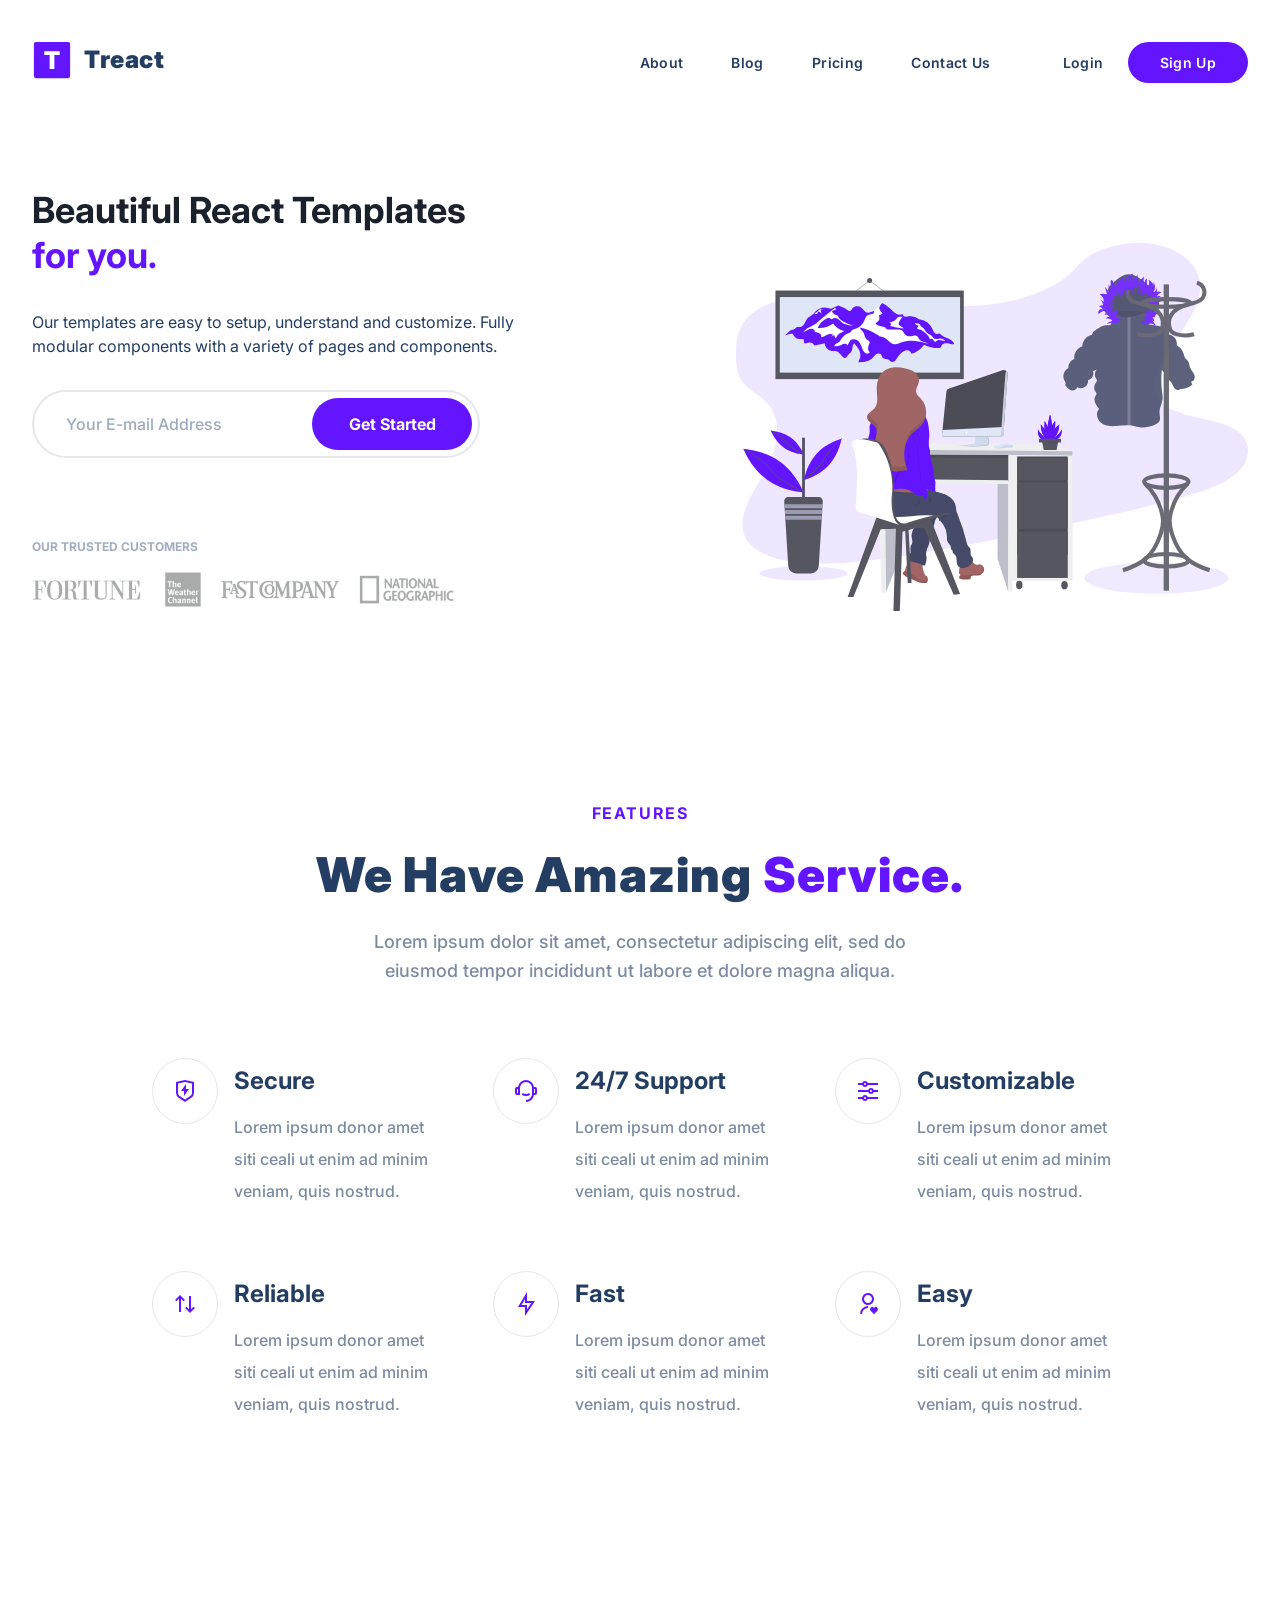
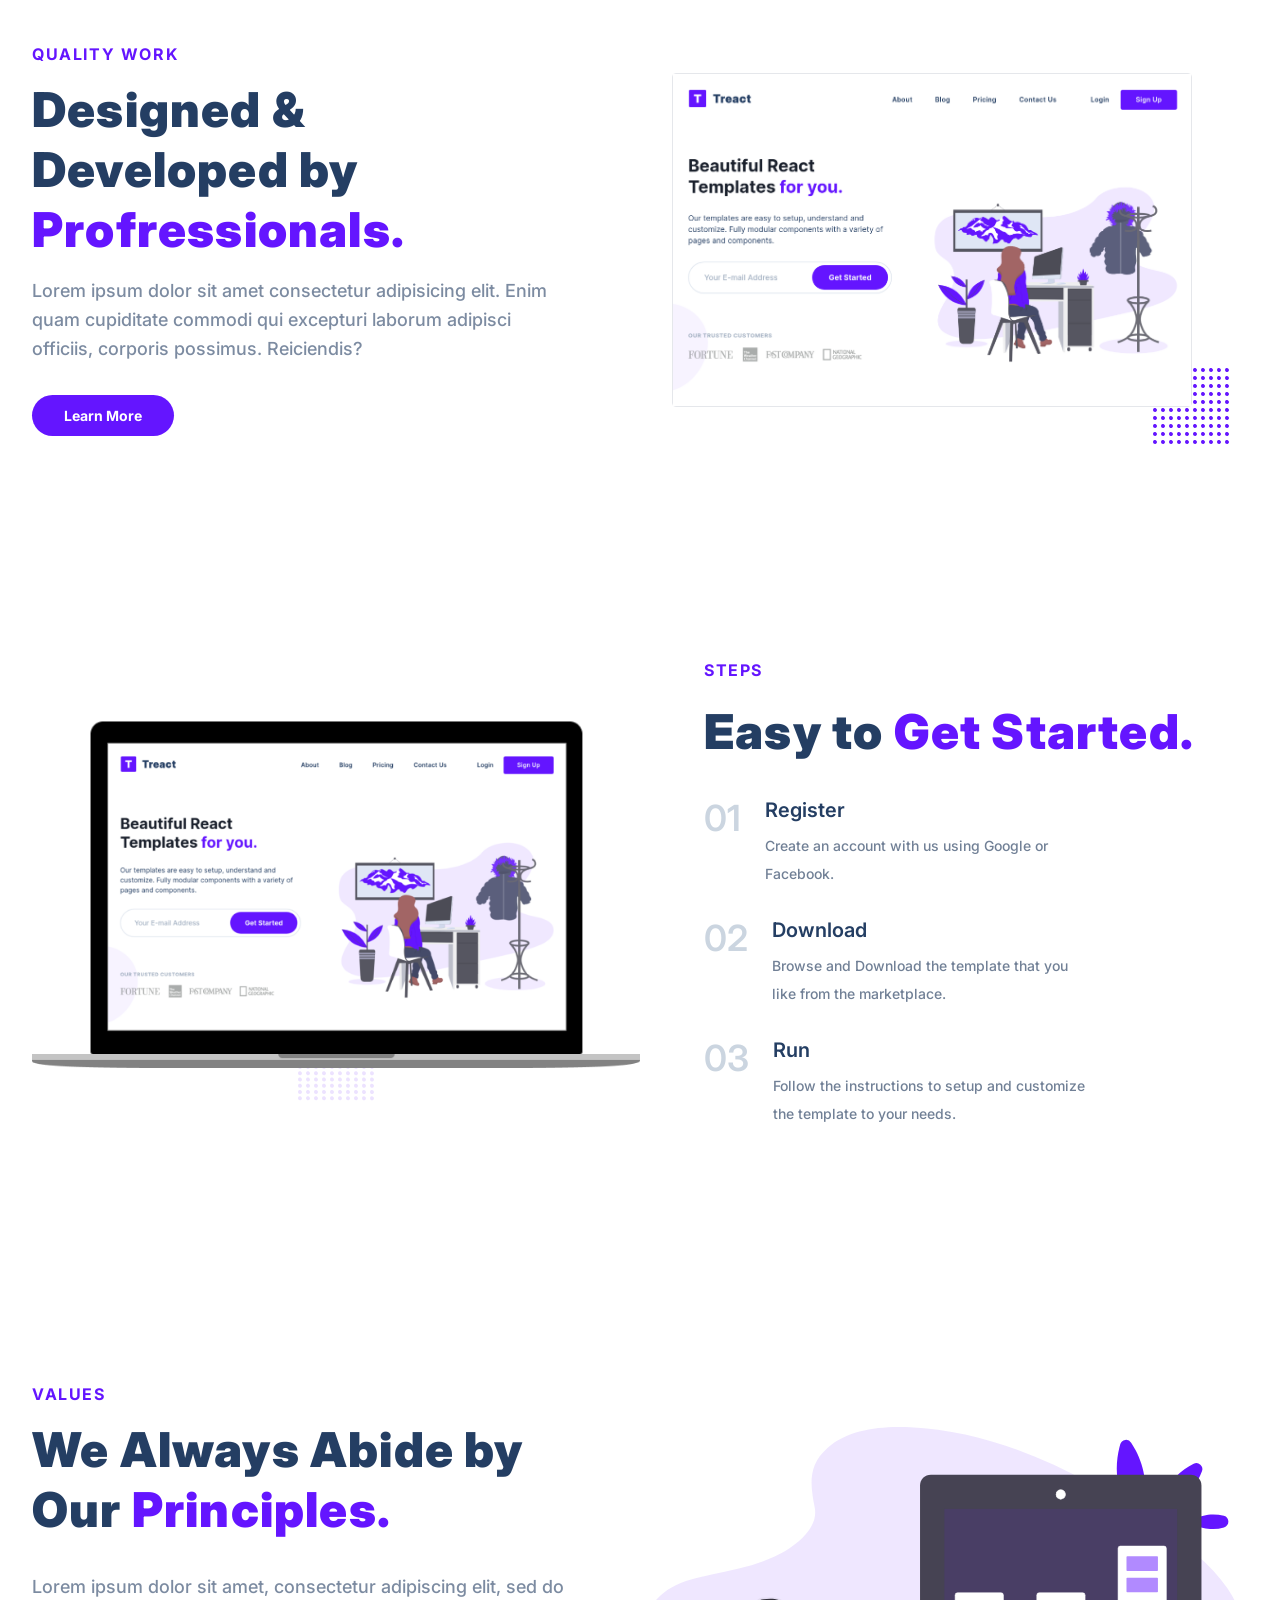
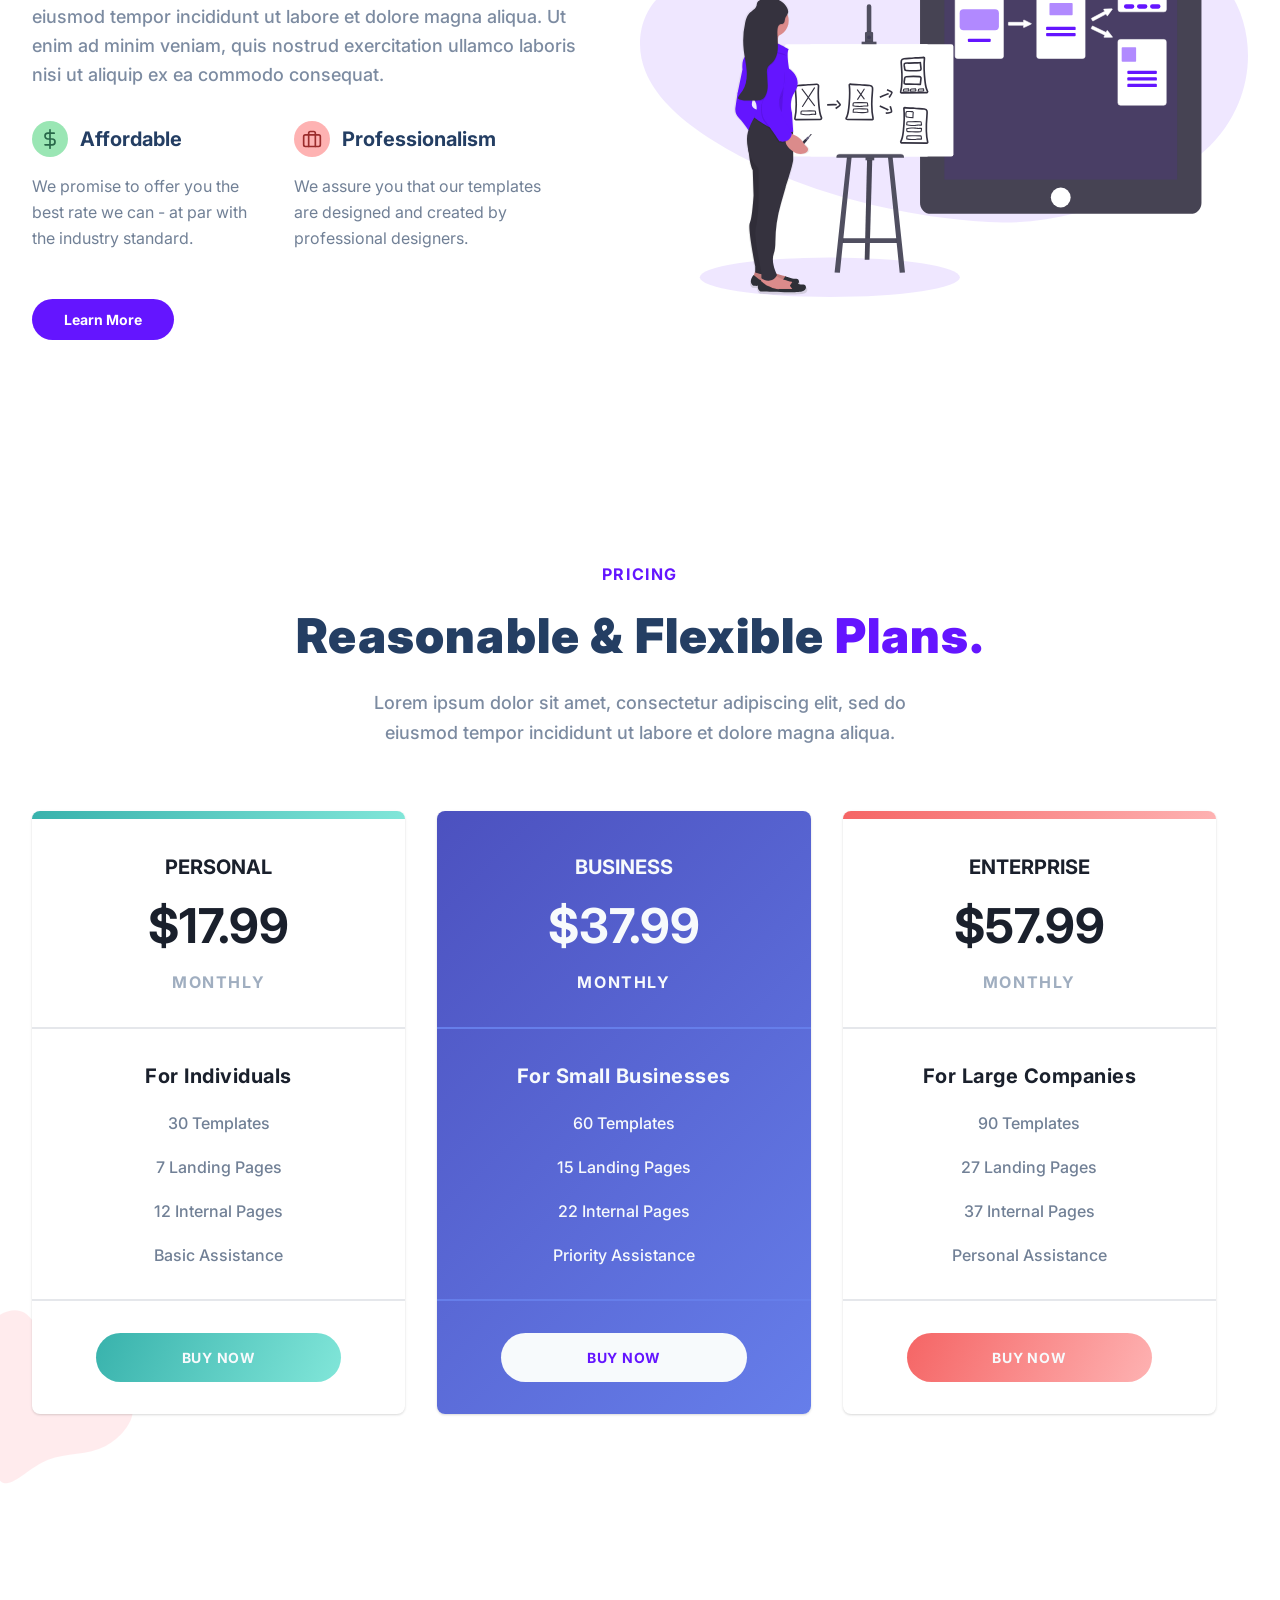
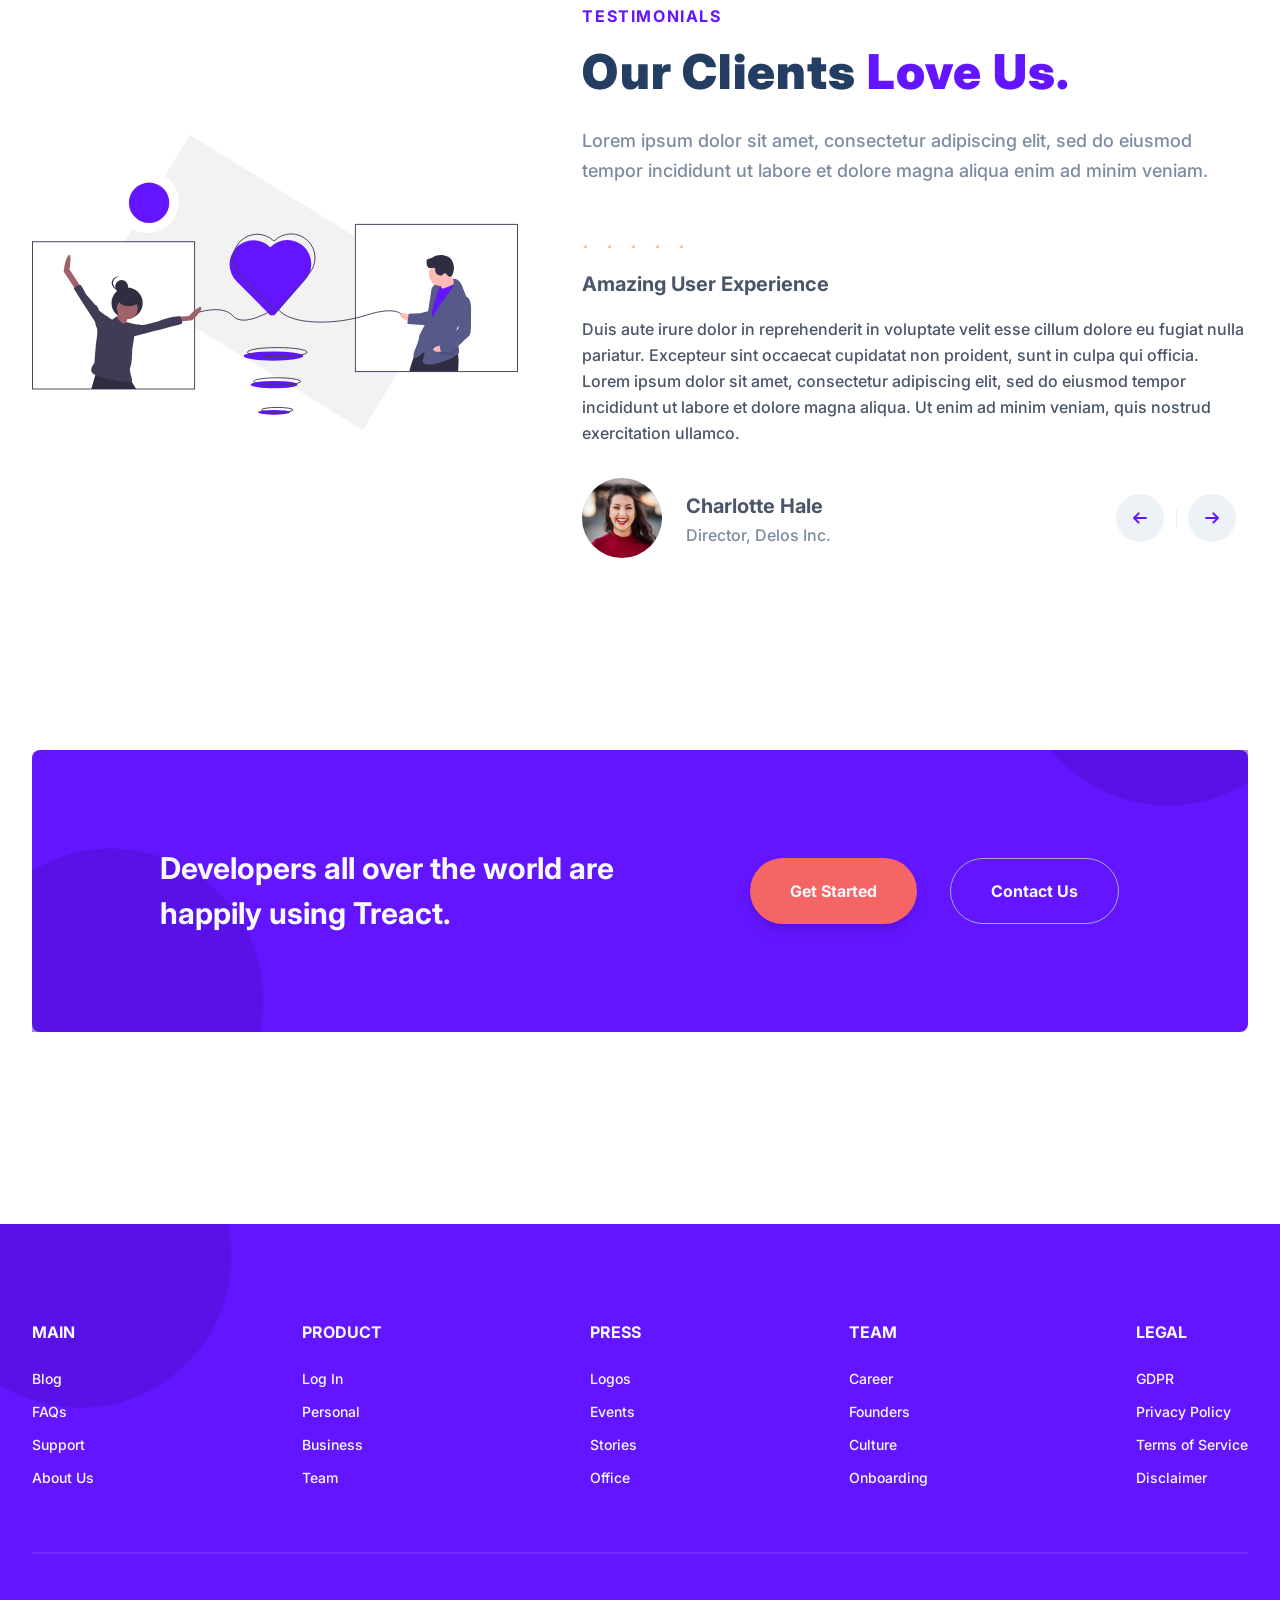
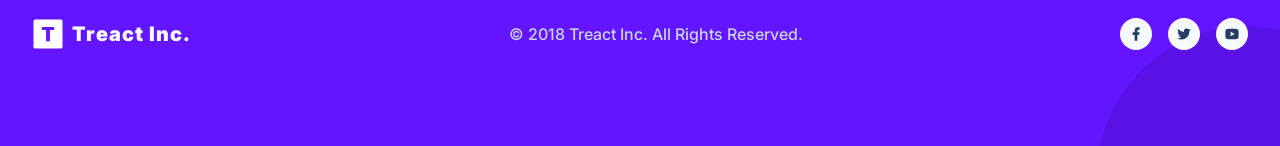
<file: assets/vertical__arrows.html>
<!DOCTYPE html>
<!-- saved from url=(0047)https://module-2-fp-example-website.vercel.app/ -->
<html lang="en" data-headlessui-focus-visible=""><head><meta http-equiv="Content-Type" content="text/html; charset=UTF-8">
    
    <meta name="viewport" content="width=device-width, initial-scale=1.0">
    <link rel="stylesheet" href="./vertical__arrows_files/style.css">
    <script src="./vertical__arrows_files/6487f0a3d4.js.download" crossorigin="anonymous"></script><style media="all" id="fa-v4-font-face">/*!
 * Font Awesome Free 6.7.2 by @fontawesome - https://fontawesome.com
 * License - https://fontawesome.com/license/free (Icons: CC BY 4.0, Fonts: SIL OFL 1.1, Code: MIT License)
 * Copyright 2024 Fonticons, Inc.
 */@font-face{font-family:"FontAwesome";font-display:block;src:url(https://ka-f.fontawesome.com/releases/v6.7.2/webfonts/free-fa-solid-900.woff2) format("woff2"),url(https://ka-f.fontawesome.com/releases/v6.7.2/webfonts/free-fa-solid-900.ttf) format("truetype")}@font-face{font-family:"FontAwesome";font-display:block;src:url(https://ka-f.fontawesome.com/releases/v6.7.2/webfonts/free-fa-brands-400.woff2) format("woff2"),url(https://ka-f.fontawesome.com/releases/v6.7.2/webfonts/free-fa-brands-400.ttf) format("truetype")}@font-face{font-family:"FontAwesome";font-display:block;src:url(https://ka-f.fontawesome.com/releases/v6.7.2/webfonts/free-fa-regular-400.woff2) format("woff2"),url(https://ka-f.fontawesome.com/releases/v6.7.2/webfonts/free-fa-regular-400.ttf) format("truetype");unicode-range:u+f003,u+f006,u+f014,u+f016-f017,u+f01a-f01b,u+f01d,u+f022,u+f03e,u+f044,u+f046,u+f05c-f05d,u+f06e,u+f070,u+f087-f088,u+f08a,u+f094,u+f096-f097,u+f09d,u+f0a0,u+f0a2,u+f0a4-f0a7,u+f0c5,u+f0c7,u+f0e5-f0e6,u+f0eb,u+f0f6-f0f8,u+f10c,u+f114-f115,u+f118-f11a,u+f11c-f11d,u+f133,u+f147,u+f14e,u+f150-f152,u+f185-f186,u+f18e,u+f190-f192,u+f196,u+f1c1-f1c9,u+f1d9,u+f1db,u+f1e3,u+f1ea,u+f1f7,u+f1f9,u+f20a,u+f247-f248,u+f24a,u+f24d,u+f255-f25b,u+f25d,u+f271-f274,u+f278,u+f27b,u+f28c,u+f28e,u+f29c,u+f2b5,u+f2b7,u+f2ba,u+f2bc,u+f2be,u+f2c0-f2c1,u+f2c3,u+f2d0,u+f2d2,u+f2d4,u+f2dc}@font-face{font-family:"FontAwesome";font-display:block;src:url(https://ka-f.fontawesome.com/releases/v6.7.2/webfonts/free-fa-v4compatibility.woff2) format("woff2"),url(https://ka-f.fontawesome.com/releases/v6.7.2/webfonts/free-fa-v4compatibility.ttf) format("truetype");unicode-range:u+f041,u+f047,u+f065-f066,u+f07d-f07e,u+f080,u+f08b,u+f08e,u+f090,u+f09a,u+f0ac,u+f0ae,u+f0b2,u+f0d0,u+f0d6,u+f0e4,u+f0ec,u+f10a-f10b,u+f123,u+f13e,u+f148-f149,u+f14c,u+f156,u+f15e,u+f160-f161,u+f163,u+f175-f178,u+f195,u+f1f8,u+f219,u+f27a}</style><style media="all" id="fa-v5-font-face">/*!
 * Font Awesome Free 6.7.2 by @fontawesome - https://fontawesome.com
 * License - https://fontawesome.com/license/free (Icons: CC BY 4.0, Fonts: SIL OFL 1.1, Code: MIT License)
 * Copyright 2024 Fonticons, Inc.
 */@font-face{font-family:"Font Awesome 5 Brands";font-display:block;font-weight:400;src:url(https://ka-f.fontawesome.com/releases/v6.7.2/webfonts/free-fa-brands-400.woff2) format("woff2"),url(https://ka-f.fontawesome.com/releases/v6.7.2/webfonts/free-fa-brands-400.ttf) format("truetype")}@font-face{font-family:"Font Awesome 5 Free";font-display:block;font-weight:900;src:url(https://ka-f.fontawesome.com/releases/v6.7.2/webfonts/free-fa-solid-900.woff2) format("woff2"),url(https://ka-f.fontawesome.com/releases/v6.7.2/webfonts/free-fa-solid-900.ttf) format("truetype")}@font-face{font-family:"Font Awesome 5 Free";font-display:block;font-weight:400;src:url(https://ka-f.fontawesome.com/releases/v6.7.2/webfonts/free-fa-regular-400.woff2) format("woff2"),url(https://ka-f.fontawesome.com/releases/v6.7.2/webfonts/free-fa-regular-400.ttf) format("truetype")}</style><style media="all" id="fa-v4-shims">/*!
 * Font Awesome Free 6.7.2 by @fontawesome - https://fontawesome.com
 * License - https://fontawesome.com/license/free (Icons: CC BY 4.0, Fonts: SIL OFL 1.1, Code: MIT License)
 * Copyright 2024 Fonticons, Inc.
 */.fa.fa-glass{--fa:"\f000"}.fa.fa-envelope-o{--fa:"\f0e0"}.fa.fa-envelope-o,.fa.fa-star-o{font-family:"Font Awesome 6 Free";font-weight:400}.fa.fa-star-o{--fa:"\f005"}.fa.fa-close,.fa.fa-remove{--fa:"\f00d"}.fa.fa-gear{--fa:"\f013"}.fa.fa-trash-o{font-family:"Font Awesome 6 Free";font-weight:400;--fa:"\f2ed"}.fa.fa-home{--fa:"\f015"}.fa.fa-file-o{--fa:"\f15b"}.fa.fa-clock-o,.fa.fa-file-o{font-family:"Font Awesome 6 Free";font-weight:400}.fa.fa-clock-o{--fa:"\f017"}.fa.fa-arrow-circle-o-down{--fa:"\f358"}.fa.fa-arrow-circle-o-down,.fa.fa-arrow-circle-o-up{font-family:"Font Awesome 6 Free";font-weight:400}.fa.fa-arrow-circle-o-up{--fa:"\f35b"}.fa.fa-play-circle-o{font-family:"Font Awesome 6 Free";font-weight:400;--fa:"\f144"}.fa.fa-repeat,.fa.fa-rotate-right{--fa:"\f01e"}.fa.fa-refresh{--fa:"\f021"}.fa.fa-list-alt{font-family:"Font Awesome 6 Free";font-weight:400;--fa:"\f022"}.fa.fa-dedent{--fa:"\f03b"}.fa.fa-video-camera{--fa:"\f03d"}.fa.fa-picture-o{--fa:"\f03e"}.fa.fa-photo,.fa.fa-picture-o{font-family:"Font Awesome 6 Free";font-weight:400}.fa.fa-photo{--fa:"\f03e"}.fa.fa-image{font-family:"Font Awesome 6 Free";font-weight:400;--fa:"\f03e"}.fa.fa-map-marker{--fa:"\f3c5"}.fa.fa-pencil-square-o{--fa:"\f044"}.fa.fa-edit,.fa.fa-pencil-square-o{font-family:"Font Awesome 6 Free";font-weight:400}.fa.fa-edit{--fa:"\f044"}.fa.fa-share-square-o{--fa:"\f14d"}.fa.fa-check-square-o{font-family:"Font Awesome 6 Free";font-weight:400;--fa:"\f14a"}.fa.fa-arrows{--fa:"\f0b2"}.fa.fa-times-circle-o{--fa:"\f057"}.fa.fa-check-circle-o,.fa.fa-times-circle-o{font-family:"Font Awesome 6 Free";font-weight:400}.fa.fa-check-circle-o{--fa:"\f058"}.fa.fa-mail-forward{--fa:"\f064"}.fa.fa-expand{--fa:"\f424"}.fa.fa-compress{--fa:"\f422"}.fa.fa-eye,.fa.fa-eye-slash{font-family:"Font Awesome 6 Free";font-weight:400}.fa.fa-warning{--fa:"\f071"}.fa.fa-calendar{--fa:"\f073"}.fa.fa-arrows-v{--fa:"\f338"}.fa.fa-arrows-h{--fa:"\f337"}.fa.fa-bar-chart,.fa.fa-bar-chart-o{--fa:"\e0e3"}.fa.fa-twitter-square{--fa:"\f081"}.fa.fa-facebook-square,.fa.fa-twitter-square{font-family:"Font Awesome 6 Brands";font-weight:400}.fa.fa-facebook-square{--fa:"\f082"}.fa.fa-gears{--fa:"\f085"}.fa.fa-thumbs-o-up{--fa:"\f164"}.fa.fa-thumbs-o-down,.fa.fa-thumbs-o-up{font-family:"Font Awesome 6 Free";font-weight:400}.fa.fa-thumbs-o-down{--fa:"\f165"}.fa.fa-heart-o{font-family:"Font Awesome 6 Free";font-weight:400;--fa:"\f004"}.fa.fa-sign-out{--fa:"\f2f5"}.fa.fa-linkedin-square{font-family:"Font Awesome 6 Brands";font-weight:400;--fa:"\f08c"}.fa.fa-thumb-tack{--fa:"\f08d"}.fa.fa-external-link{--fa:"\f35d"}.fa.fa-sign-in{--fa:"\f2f6"}.fa.fa-github-square{font-family:"Font Awesome 6 Brands";font-weight:400;--fa:"\f092"}.fa.fa-lemon-o{--fa:"\f094"}.fa.fa-lemon-o,.fa.fa-square-o{font-family:"Font Awesome 6 Free";font-weight:400}.fa.fa-square-o{--fa:"\f0c8"}.fa.fa-bookmark-o{font-family:"Font Awesome 6 Free";font-weight:400;--fa:"\f02e"}.fa.fa-facebook,.fa.fa-twitter{font-family:"Font Awesome 6 Brands";font-weight:400}.fa.fa-facebook{--fa:"\f39e"}.fa.fa-facebook-f{--fa:"\f39e"}.fa.fa-facebook-f,.fa.fa-github{font-family:"Font Awesome 6 Brands";font-weight:400}.fa.fa-credit-card{font-family:"Font Awesome 6 Free";font-weight:400}.fa.fa-feed{--fa:"\f09e"}.fa.fa-hdd-o{font-family:"Font Awesome 6 Free";font-weight:400;--fa:"\f0a0"}.fa.fa-hand-o-right{--fa:"\f0a4"}.fa.fa-hand-o-left,.fa.fa-hand-o-right{font-family:"Font Awesome 6 Free";font-weight:400}.fa.fa-hand-o-left{--fa:"\f0a5"}.fa.fa-hand-o-up{--fa:"\f0a6"}.fa.fa-hand-o-down,.fa.fa-hand-o-up{font-family:"Font Awesome 6 Free";font-weight:400}.fa.fa-hand-o-down{--fa:"\f0a7"}.fa.fa-globe{--fa:"\f57d"}.fa.fa-tasks{--fa:"\f828"}.fa.fa-arrows-alt{--fa:"\f31e"}.fa.fa-group{--fa:"\f0c0"}.fa.fa-chain{--fa:"\f0c1"}.fa.fa-cut{--fa:"\f0c4"}.fa.fa-files-o{--fa:"\f0c5"}.fa.fa-files-o,.fa.fa-floppy-o{font-family:"Font Awesome 6 Free";font-weight:400}.fa.fa-floppy-o{--fa:"\f0c7"}.fa.fa-save{font-family:"Font Awesome 6 Free";font-weight:400;--fa:"\f0c7"}.fa.fa-navicon,.fa.fa-reorder{--fa:"\f0c9"}.fa.fa-magic{--fa:"\e2ca"}.fa.fa-pinterest,.fa.fa-pinterest-square{font-family:"Font Awesome 6 Brands";font-weight:400}.fa.fa-pinterest-square{--fa:"\f0d3"}.fa.fa-google-plus-square{--fa:"\f0d4"}.fa.fa-google-plus,.fa.fa-google-plus-square{font-family:"Font Awesome 6 Brands";font-weight:400}.fa.fa-google-plus{--fa:"\f0d5"}.fa.fa-money{--fa:"\f3d1"}.fa.fa-unsorted{--fa:"\f0dc"}.fa.fa-sort-desc{--fa:"\f0dd"}.fa.fa-sort-asc{--fa:"\f0de"}.fa.fa-linkedin{font-family:"Font Awesome 6 Brands";font-weight:400;--fa:"\f0e1"}.fa.fa-rotate-left{--fa:"\f0e2"}.fa.fa-legal{--fa:"\f0e3"}.fa.fa-dashboard,.fa.fa-tachometer{--fa:"\f625"}.fa.fa-comment-o{--fa:"\f075"}.fa.fa-comment-o,.fa.fa-comments-o{font-family:"Font Awesome 6 Free";font-weight:400}.fa.fa-comments-o{--fa:"\f086"}.fa.fa-flash{--fa:"\f0e7"}.fa.fa-clipboard{--fa:"\f0ea"}.fa.fa-lightbulb-o{font-family:"Font Awesome 6 Free";font-weight:400;--fa:"\f0eb"}.fa.fa-exchange{--fa:"\f362"}.fa.fa-cloud-download{--fa:"\f0ed"}.fa.fa-cloud-upload{--fa:"\f0ee"}.fa.fa-bell-o{font-family:"Font Awesome 6 Free";font-weight:400;--fa:"\f0f3"}.fa.fa-cutlery{--fa:"\f2e7"}.fa.fa-file-text-o{--fa:"\f15c"}.fa.fa-building-o,.fa.fa-file-text-o{font-family:"Font Awesome 6 Free";font-weight:400}.fa.fa-building-o{--fa:"\f1ad"}.fa.fa-hospital-o{font-family:"Font Awesome 6 Free";font-weight:400;--fa:"\f0f8"}.fa.fa-tablet{--fa:"\f3fa"}.fa.fa-mobile,.fa.fa-mobile-phone{--fa:"\f3cd"}.fa.fa-circle-o{font-family:"Font Awesome 6 Free";font-weight:400;--fa:"\f111"}.fa.fa-mail-reply{--fa:"\f3e5"}.fa.fa-github-alt{font-family:"Font Awesome 6 Brands";font-weight:400}.fa.fa-folder-o{--fa:"\f07b"}.fa.fa-folder-o,.fa.fa-folder-open-o{font-family:"Font Awesome 6 Free";font-weight:400}.fa.fa-folder-open-o{--fa:"\f07c"}.fa.fa-smile-o{--fa:"\f118"}.fa.fa-frown-o,.fa.fa-smile-o{font-family:"Font Awesome 6 Free";font-weight:400}.fa.fa-frown-o{--fa:"\f119"}.fa.fa-meh-o{--fa:"\f11a"}.fa.fa-keyboard-o,.fa.fa-meh-o{font-family:"Font Awesome 6 Free";font-weight:400}.fa.fa-keyboard-o{--fa:"\f11c"}.fa.fa-flag-o{font-family:"Font Awesome 6 Free";font-weight:400;--fa:"\f024"}.fa.fa-mail-reply-all{--fa:"\f122"}.fa.fa-star-half-o{--fa:"\f5c0"}.fa.fa-star-half-empty,.fa.fa-star-half-o{font-family:"Font Awesome 6 Free";font-weight:400}.fa.fa-star-half-empty{--fa:"\f5c0"}.fa.fa-star-half-full{font-family:"Font Awesome 6 Free";font-weight:400;--fa:"\f5c0"}.fa.fa-code-fork{--fa:"\f126"}.fa.fa-chain-broken,.fa.fa-unlink{--fa:"\f127"}.fa.fa-calendar-o{font-family:"Font Awesome 6 Free";font-weight:400;--fa:"\f133"}.fa.fa-css3,.fa.fa-html5,.fa.fa-maxcdn{font-family:"Font Awesome 6 Brands";font-weight:400}.fa.fa-unlock-alt{--fa:"\f09c"}.fa.fa-minus-square-o{font-family:"Font Awesome 6 Free";font-weight:400;--fa:"\f146"}.fa.fa-level-up{--fa:"\f3bf"}.fa.fa-level-down{--fa:"\f3be"}.fa.fa-pencil-square{--fa:"\f14b"}.fa.fa-external-link-square{--fa:"\f360"}.fa.fa-compass{font-family:"Font Awesome 6 Free";font-weight:400}.fa.fa-caret-square-o-down{font-family:"Font Awesome 6 Free";font-weight:400;--fa:"\f150"}.fa.fa-toggle-down{font-family:"Font Awesome 6 Free";font-weight:400;--fa:"\f150"}.fa.fa-caret-square-o-up{font-family:"Font Awesome 6 Free";font-weight:400;--fa:"\f151"}.fa.fa-toggle-up{font-family:"Font Awesome 6 Free";font-weight:400;--fa:"\f151"}.fa.fa-caret-square-o-right{font-family:"Font Awesome 6 Free";font-weight:400;--fa:"\f152"}.fa.fa-toggle-right{font-family:"Font Awesome 6 Free";font-weight:400;--fa:"\f152"}.fa.fa-eur,.fa.fa-euro{--fa:"\f153"}.fa.fa-gbp{--fa:"\f154"}.fa.fa-dollar,.fa.fa-usd{--fa:"\24"}.fa.fa-inr,.fa.fa-rupee{--fa:"\e1bc"}.fa.fa-cny,.fa.fa-jpy,.fa.fa-rmb,.fa.fa-yen{--fa:"\f157"}.fa.fa-rouble,.fa.fa-rub,.fa.fa-ruble{--fa:"\f158"}.fa.fa-krw,.fa.fa-won{--fa:"\f159"}.fa.fa-bitcoin,.fa.fa-btc{font-family:"Font Awesome 6 Brands";font-weight:400}.fa.fa-bitcoin{--fa:"\f15a"}.fa.fa-file-text{--fa:"\f15c"}.fa.fa-sort-alpha-asc{--fa:"\f15d"}.fa.fa-sort-alpha-desc{--fa:"\f881"}.fa.fa-sort-amount-asc{--fa:"\f884"}.fa.fa-sort-amount-desc{--fa:"\f160"}.fa.fa-sort-numeric-asc{--fa:"\f162"}.fa.fa-sort-numeric-desc{--fa:"\f886"}.fa.fa-youtube-square{--fa:"\f431"}.fa.fa-xing,.fa.fa-xing-square,.fa.fa-youtube,.fa.fa-youtube-square{font-family:"Font Awesome 6 Brands";font-weight:400}.fa.fa-xing-square{--fa:"\f169"}.fa.fa-youtube-play{--fa:"\f167"}.fa.fa-adn,.fa.fa-bitbucket,.fa.fa-bitbucket-square,.fa.fa-dropbox,.fa.fa-flickr,.fa.fa-instagram,.fa.fa-stack-overflow,.fa.fa-youtube-play{font-family:"Font Awesome 6 Brands";font-weight:400}.fa.fa-bitbucket-square{--fa:"\f171"}.fa.fa-tumblr,.fa.fa-tumblr-square{font-family:"Font Awesome 6 Brands";font-weight:400}.fa.fa-tumblr-square{--fa:"\f174"}.fa.fa-long-arrow-down{--fa:"\f309"}.fa.fa-long-arrow-up{--fa:"\f30c"}.fa.fa-long-arrow-left{--fa:"\f30a"}.fa.fa-long-arrow-right{--fa:"\f30b"}.fa.fa-android,.fa.fa-apple,.fa.fa-dribbble,.fa.fa-foursquare,.fa.fa-gittip,.fa.fa-gratipay,.fa.fa-linux,.fa.fa-skype,.fa.fa-trello,.fa.fa-windows{font-family:"Font Awesome 6 Brands";font-weight:400}.fa.fa-gittip{--fa:"\f184"}.fa.fa-sun-o{--fa:"\f185"}.fa.fa-moon-o,.fa.fa-sun-o{font-family:"Font Awesome 6 Free";font-weight:400}.fa.fa-moon-o{--fa:"\f186"}.fa.fa-pagelines,.fa.fa-renren,.fa.fa-stack-exchange,.fa.fa-vk,.fa.fa-weibo{font-family:"Font Awesome 6 Brands";font-weight:400}.fa.fa-arrow-circle-o-right{--fa:"\f35a"}.fa.fa-arrow-circle-o-left,.fa.fa-arrow-circle-o-right{font-family:"Font Awesome 6 Free";font-weight:400}.fa.fa-arrow-circle-o-left{--fa:"\f359"}.fa.fa-caret-square-o-left{font-family:"Font Awesome 6 Free";font-weight:400;--fa:"\f191"}.fa.fa-toggle-left{--fa:"\f191"}.fa.fa-dot-circle-o,.fa.fa-toggle-left{font-family:"Font Awesome 6 Free";font-weight:400}.fa.fa-dot-circle-o{--fa:"\f192"}.fa.fa-vimeo-square{font-family:"Font Awesome 6 Brands";font-weight:400;--fa:"\f194"}.fa.fa-try,.fa.fa-turkish-lira{--fa:"\e2bb"}.fa.fa-plus-square-o{font-family:"Font Awesome 6 Free";font-weight:400;--fa:"\f0fe"}.fa.fa-openid,.fa.fa-slack,.fa.fa-wordpress{font-family:"Font Awesome 6 Brands";font-weight:400}.fa.fa-bank,.fa.fa-institution{--fa:"\f19c"}.fa.fa-mortar-board{--fa:"\f19d"}.fa.fa-google,.fa.fa-reddit,.fa.fa-reddit-square,.fa.fa-yahoo{font-family:"Font Awesome 6 Brands";font-weight:400}.fa.fa-reddit-square{--fa:"\f1a2"}.fa.fa-behance,.fa.fa-behance-square,.fa.fa-delicious,.fa.fa-digg,.fa.fa-drupal,.fa.fa-joomla,.fa.fa-pied-piper-alt,.fa.fa-pied-piper-pp,.fa.fa-stumbleupon,.fa.fa-stumbleupon-circle{font-family:"Font Awesome 6 Brands";font-weight:400}.fa.fa-behance-square{--fa:"\f1b5"}.fa.fa-steam,.fa.fa-steam-square{font-family:"Font Awesome 6 Brands";font-weight:400}.fa.fa-steam-square{--fa:"\f1b7"}.fa.fa-automobile{--fa:"\f1b9"}.fa.fa-cab{--fa:"\f1ba"}.fa.fa-deviantart,.fa.fa-soundcloud,.fa.fa-spotify{font-family:"Font Awesome 6 Brands";font-weight:400}.fa.fa-file-pdf-o{--fa:"\f1c1"}.fa.fa-file-pdf-o,.fa.fa-file-word-o{font-family:"Font Awesome 6 Free";font-weight:400}.fa.fa-file-word-o{--fa:"\f1c2"}.fa.fa-file-excel-o{--fa:"\f1c3"}.fa.fa-file-excel-o,.fa.fa-file-powerpoint-o{font-family:"Font Awesome 6 Free";font-weight:400}.fa.fa-file-powerpoint-o{--fa:"\f1c4"}.fa.fa-file-image-o{--fa:"\f1c5"}.fa.fa-file-image-o,.fa.fa-file-photo-o{font-family:"Font Awesome 6 Free";font-weight:400}.fa.fa-file-photo-o{--fa:"\f1c5"}.fa.fa-file-picture-o{--fa:"\f1c5"}.fa.fa-file-archive-o,.fa.fa-file-picture-o{font-family:"Font Awesome 6 Free";font-weight:400}.fa.fa-file-archive-o{--fa:"\f1c6"}.fa.fa-file-zip-o{--fa:"\f1c6"}.fa.fa-file-audio-o,.fa.fa-file-zip-o{font-family:"Font Awesome 6 Free";font-weight:400}.fa.fa-file-audio-o{--fa:"\f1c7"}.fa.fa-file-sound-o{--fa:"\f1c7"}.fa.fa-file-sound-o,.fa.fa-file-video-o{font-family:"Font Awesome 6 Free";font-weight:400}.fa.fa-file-video-o{--fa:"\f1c8"}.fa.fa-file-movie-o{--fa:"\f1c8"}.fa.fa-file-code-o,.fa.fa-file-movie-o{font-family:"Font Awesome 6 Free";font-weight:400}.fa.fa-file-code-o{--fa:"\f1c9"}.fa.fa-codepen,.fa.fa-jsfiddle,.fa.fa-vine{font-family:"Font Awesome 6 Brands";font-weight:400}.fa.fa-life-bouy,.fa.fa-life-buoy,.fa.fa-life-saver,.fa.fa-support{--fa:"\f1cd"}.fa.fa-circle-o-notch{--fa:"\f1ce"}.fa.fa-ra,.fa.fa-rebel{font-family:"Font Awesome 6 Brands";font-weight:400}.fa.fa-ra{--fa:"\f1d0"}.fa.fa-resistance{--fa:"\f1d0"}.fa.fa-empire,.fa.fa-ge,.fa.fa-resistance{font-family:"Font Awesome 6 Brands";font-weight:400}.fa.fa-ge{--fa:"\f1d1"}.fa.fa-git-square{--fa:"\f1d2"}.fa.fa-git,.fa.fa-git-square,.fa.fa-hacker-news,.fa.fa-y-combinator-square{font-family:"Font Awesome 6 Brands";font-weight:400}.fa.fa-y-combinator-square{--fa:"\f1d4"}.fa.fa-yc-square{--fa:"\f1d4"}.fa.fa-qq,.fa.fa-tencent-weibo,.fa.fa-wechat,.fa.fa-weixin,.fa.fa-yc-square{font-family:"Font Awesome 6 Brands";font-weight:400}.fa.fa-wechat{--fa:"\f1d7"}.fa.fa-send{--fa:"\f1d8"}.fa.fa-paper-plane-o{--fa:"\f1d8"}.fa.fa-paper-plane-o,.fa.fa-send-o{font-family:"Font Awesome 6 Free";font-weight:400}.fa.fa-send-o{--fa:"\f1d8"}.fa.fa-circle-thin{font-family:"Font Awesome 6 Free";font-weight:400;--fa:"\f111"}.fa.fa-header{--fa:"\f1dc"}.fa.fa-futbol-o{--fa:"\f1e3"}.fa.fa-futbol-o,.fa.fa-soccer-ball-o{font-family:"Font Awesome 6 Free";font-weight:400}.fa.fa-soccer-ball-o{--fa:"\f1e3"}.fa.fa-slideshare,.fa.fa-twitch,.fa.fa-yelp{font-family:"Font Awesome 6 Brands";font-weight:400}.fa.fa-newspaper-o{font-family:"Font Awesome 6 Free";font-weight:400;--fa:"\f1ea"}.fa.fa-cc-amex,.fa.fa-cc-discover,.fa.fa-cc-mastercard,.fa.fa-cc-paypal,.fa.fa-cc-stripe,.fa.fa-cc-visa,.fa.fa-google-wallet,.fa.fa-paypal{font-family:"Font Awesome 6 Brands";font-weight:400}.fa.fa-bell-slash-o{font-family:"Font Awesome 6 Free";font-weight:400;--fa:"\f1f6"}.fa.fa-trash{--fa:"\f2ed"}.fa.fa-copyright{font-family:"Font Awesome 6 Free";font-weight:400}.fa.fa-eyedropper{--fa:"\f1fb"}.fa.fa-area-chart{--fa:"\f1fe"}.fa.fa-pie-chart{--fa:"\f200"}.fa.fa-line-chart{--fa:"\f201"}.fa.fa-lastfm,.fa.fa-lastfm-square{font-family:"Font Awesome 6 Brands";font-weight:400}.fa.fa-lastfm-square{--fa:"\f203"}.fa.fa-angellist,.fa.fa-ioxhost{font-family:"Font Awesome 6 Brands";font-weight:400}.fa.fa-cc{font-family:"Font Awesome 6 Free";font-weight:400;--fa:"\f20a"}.fa.fa-ils,.fa.fa-shekel,.fa.fa-sheqel{--fa:"\f20b"}.fa.fa-buysellads,.fa.fa-connectdevelop,.fa.fa-dashcube,.fa.fa-forumbee,.fa.fa-leanpub,.fa.fa-sellsy,.fa.fa-shirtsinbulk,.fa.fa-simplybuilt,.fa.fa-skyatlas{font-family:"Font Awesome 6 Brands";font-weight:400}.fa.fa-diamond{font-family:"Font Awesome 6 Free";font-weight:400;--fa:"\f3a5"}.fa.fa-intersex,.fa.fa-transgender{--fa:"\f224"}.fa.fa-transgender-alt{--fa:"\f225"}.fa.fa-facebook-official{--fa:"\f09a"}.fa.fa-facebook-official,.fa.fa-pinterest-p,.fa.fa-whatsapp{font-family:"Font Awesome 6 Brands";font-weight:400}.fa.fa-hotel{--fa:"\f236"}.fa.fa-medium,.fa.fa-viacoin,.fa.fa-y-combinator,.fa.fa-yc{font-family:"Font Awesome 6 Brands";font-weight:400}.fa.fa-yc{--fa:"\f23b"}.fa.fa-expeditedssl,.fa.fa-opencart,.fa.fa-optin-monster{font-family:"Font Awesome 6 Brands";font-weight:400}.fa.fa-battery,.fa.fa-battery-4{--fa:"\f240"}.fa.fa-battery-3{--fa:"\f241"}.fa.fa-battery-2{--fa:"\f242"}.fa.fa-battery-1{--fa:"\f243"}.fa.fa-battery-0{--fa:"\f244"}.fa.fa-object-group,.fa.fa-object-ungroup,.fa.fa-sticky-note-o{font-family:"Font Awesome 6 Free";font-weight:400}.fa.fa-sticky-note-o{--fa:"\f249"}.fa.fa-cc-diners-club,.fa.fa-cc-jcb{font-family:"Font Awesome 6 Brands";font-weight:400}.fa.fa-clone{font-family:"Font Awesome 6 Free";font-weight:400}.fa.fa-hourglass-o{--fa:"\f254"}.fa.fa-hourglass-1{--fa:"\f251"}.fa.fa-hourglass-2{--fa:"\f252"}.fa.fa-hourglass-3{--fa:"\f253"}.fa.fa-hand-rock-o{--fa:"\f255"}.fa.fa-hand-grab-o,.fa.fa-hand-rock-o{font-family:"Font Awesome 6 Free";font-weight:400}.fa.fa-hand-grab-o{--fa:"\f255"}.fa.fa-hand-paper-o{--fa:"\f256"}.fa.fa-hand-paper-o,.fa.fa-hand-stop-o{font-family:"Font Awesome 6 Free";font-weight:400}.fa.fa-hand-stop-o{--fa:"\f256"}.fa.fa-hand-scissors-o{--fa:"\f257"}.fa.fa-hand-lizard-o,.fa.fa-hand-scissors-o{font-family:"Font Awesome 6 Free";font-weight:400}.fa.fa-hand-lizard-o{--fa:"\f258"}.fa.fa-hand-spock-o{--fa:"\f259"}.fa.fa-hand-pointer-o,.fa.fa-hand-spock-o{font-family:"Font Awesome 6 Free";font-weight:400}.fa.fa-hand-pointer-o{--fa:"\f25a"}.fa.fa-hand-peace-o{--fa:"\f25b"}.fa.fa-hand-peace-o,.fa.fa-registered{font-family:"Font Awesome 6 Free";font-weight:400}.fa.fa-creative-commons,.fa.fa-gg,.fa.fa-gg-circle,.fa.fa-odnoklassniki,.fa.fa-odnoklassniki-square{font-family:"Font Awesome 6 Brands";font-weight:400}.fa.fa-odnoklassniki-square{--fa:"\f264"}.fa.fa-chrome,.fa.fa-firefox,.fa.fa-get-pocket,.fa.fa-internet-explorer,.fa.fa-opera,.fa.fa-safari,.fa.fa-wikipedia-w{font-family:"Font Awesome 6 Brands";font-weight:400}.fa.fa-television{--fa:"\f26c"}.fa.fa-500px,.fa.fa-amazon,.fa.fa-contao{font-family:"Font Awesome 6 Brands";font-weight:400}.fa.fa-calendar-plus-o{--fa:"\f271"}.fa.fa-calendar-minus-o,.fa.fa-calendar-plus-o{font-family:"Font Awesome 6 Free";font-weight:400}.fa.fa-calendar-minus-o{--fa:"\f272"}.fa.fa-calendar-times-o{--fa:"\f273"}.fa.fa-calendar-check-o,.fa.fa-calendar-times-o{font-family:"Font Awesome 6 Free";font-weight:400}.fa.fa-calendar-check-o{--fa:"\f274"}.fa.fa-map-o{font-family:"Font Awesome 6 Free";font-weight:400;--fa:"\f279"}.fa.fa-commenting{--fa:"\f4ad"}.fa.fa-commenting-o{font-family:"Font Awesome 6 Free";font-weight:400;--fa:"\f4ad"}.fa.fa-houzz,.fa.fa-vimeo{font-family:"Font Awesome 6 Brands";font-weight:400}.fa.fa-vimeo{--fa:"\f27d"}.fa.fa-black-tie,.fa.fa-edge,.fa.fa-fonticons,.fa.fa-reddit-alien{font-family:"Font Awesome 6 Brands";font-weight:400}.fa.fa-credit-card-alt{--fa:"\f09d"}.fa.fa-codiepie,.fa.fa-fort-awesome,.fa.fa-mixcloud,.fa.fa-modx,.fa.fa-product-hunt,.fa.fa-scribd,.fa.fa-usb{font-family:"Font Awesome 6 Brands";font-weight:400}.fa.fa-pause-circle-o{--fa:"\f28b"}.fa.fa-pause-circle-o,.fa.fa-stop-circle-o{font-family:"Font Awesome 6 Free";font-weight:400}.fa.fa-stop-circle-o{--fa:"\f28d"}.fa.fa-bluetooth,.fa.fa-bluetooth-b,.fa.fa-envira,.fa.fa-gitlab,.fa.fa-wheelchair-alt,.fa.fa-wpbeginner,.fa.fa-wpforms{font-family:"Font Awesome 6 Brands";font-weight:400}.fa.fa-wheelchair-alt{--fa:"\f368"}.fa.fa-question-circle-o{font-family:"Font Awesome 6 Free";font-weight:400;--fa:"\f059"}.fa.fa-volume-control-phone{--fa:"\f2a0"}.fa.fa-asl-interpreting{--fa:"\f2a3"}.fa.fa-deafness,.fa.fa-hard-of-hearing{--fa:"\f2a4"}.fa.fa-glide,.fa.fa-glide-g{font-family:"Font Awesome 6 Brands";font-weight:400}.fa.fa-signing{--fa:"\f2a7"}.fa.fa-viadeo,.fa.fa-viadeo-square{font-family:"Font Awesome 6 Brands";font-weight:400}.fa.fa-viadeo-square{--fa:"\f2aa"}.fa.fa-snapchat,.fa.fa-snapchat-ghost{font-family:"Font Awesome 6 Brands";font-weight:400}.fa.fa-snapchat-ghost{--fa:"\f2ab"}.fa.fa-snapchat-square{--fa:"\f2ad"}.fa.fa-first-order,.fa.fa-google-plus-official,.fa.fa-pied-piper,.fa.fa-snapchat-square,.fa.fa-themeisle,.fa.fa-yoast{font-family:"Font Awesome 6 Brands";font-weight:400}.fa.fa-google-plus-official{--fa:"\f2b3"}.fa.fa-google-plus-circle{--fa:"\f2b3"}.fa.fa-fa,.fa.fa-font-awesome,.fa.fa-google-plus-circle{font-family:"Font Awesome 6 Brands";font-weight:400}.fa.fa-fa{--fa:"\f2b4"}.fa.fa-handshake-o{--fa:"\f2b5"}.fa.fa-envelope-open-o,.fa.fa-handshake-o{font-family:"Font Awesome 6 Free";font-weight:400}.fa.fa-envelope-open-o{--fa:"\f2b6"}.fa.fa-linode{font-family:"Font Awesome 6 Brands";font-weight:400}.fa.fa-address-book-o{font-family:"Font Awesome 6 Free";font-weight:400;--fa:"\f2b9"}.fa.fa-vcard{--fa:"\f2bb"}.fa.fa-address-card-o{--fa:"\f2bb"}.fa.fa-address-card-o,.fa.fa-vcard-o{font-family:"Font Awesome 6 Free";font-weight:400}.fa.fa-vcard-o{--fa:"\f2bb"}.fa.fa-user-circle-o{--fa:"\f2bd"}.fa.fa-user-circle-o,.fa.fa-user-o{font-family:"Font Awesome 6 Free";font-weight:400}.fa.fa-user-o{--fa:"\f007"}.fa.fa-id-badge{font-family:"Font Awesome 6 Free";font-weight:400}.fa.fa-drivers-license{--fa:"\f2c2"}.fa.fa-id-card-o{--fa:"\f2c2"}.fa.fa-drivers-license-o,.fa.fa-id-card-o{font-family:"Font Awesome 6 Free";font-weight:400}.fa.fa-drivers-license-o{--fa:"\f2c2"}.fa.fa-free-code-camp,.fa.fa-quora,.fa.fa-telegram{font-family:"Font Awesome 6 Brands";font-weight:400}.fa.fa-thermometer,.fa.fa-thermometer-4{--fa:"\f2c7"}.fa.fa-thermometer-3{--fa:"\f2c8"}.fa.fa-thermometer-2{--fa:"\f2c9"}.fa.fa-thermometer-1{--fa:"\f2ca"}.fa.fa-thermometer-0{--fa:"\f2cb"}.fa.fa-bathtub,.fa.fa-s15{--fa:"\f2cd"}.fa.fa-window-maximize,.fa.fa-window-restore{font-family:"Font Awesome 6 Free";font-weight:400}.fa.fa-times-rectangle{--fa:"\f410"}.fa.fa-window-close-o{--fa:"\f410"}.fa.fa-times-rectangle-o,.fa.fa-window-close-o{font-family:"Font Awesome 6 Free";font-weight:400}.fa.fa-times-rectangle-o{--fa:"\f410"}.fa.fa-bandcamp,.fa.fa-eercast,.fa.fa-etsy,.fa.fa-grav,.fa.fa-imdb,.fa.fa-ravelry{font-family:"Font Awesome 6 Brands";font-weight:400}.fa.fa-eercast{--fa:"\f2da"}.fa.fa-snowflake-o{font-family:"Font Awesome 6 Free";font-weight:400;--fa:"\f2dc"}.fa.fa-meetup,.fa.fa-superpowers,.fa.fa-wpexplorer{font-family:"Font Awesome 6 Brands";font-weight:400}</style><style media="all" id="fa-main">/*!
 * Font Awesome Free 6.7.2 by @fontawesome - https://fontawesome.com
 * License - https://fontawesome.com/license/free (Icons: CC BY 4.0, Fonts: SIL OFL 1.1, Code: MIT License)
 * Copyright 2024 Fonticons, Inc.
 */.fa{font-family:var(--fa-style-family,"Font Awesome 6 Free");font-weight:var(--fa-style,900)}.fa,.fa-brands,.fa-regular,.fa-solid,.fab,.far,.fas{-moz-osx-font-smoothing:grayscale;-webkit-font-smoothing:antialiased;display:var(--fa-display,inline-block);font-style:normal;font-variant:normal;line-height:1;text-rendering:auto}.fa-brands:before,.fa-regular:before,.fa-solid:before,.fa:before,.fab:before,.far:before,.fas:before{content:var(--fa)}.fa-classic,.fa-regular,.fa-solid,.far,.fas{font-family:"Font Awesome 6 Free"}.fa-brands,.fab{font-family:"Font Awesome 6 Brands"}.fa-1x{font-size:1em}.fa-2x{font-size:2em}.fa-3x{font-size:3em}.fa-4x{font-size:4em}.fa-5x{font-size:5em}.fa-6x{font-size:6em}.fa-7x{font-size:7em}.fa-8x{font-size:8em}.fa-9x{font-size:9em}.fa-10x{font-size:10em}.fa-2xs{font-size:.625em;line-height:.1em;vertical-align:.225em}.fa-xs{font-size:.75em;line-height:.08333em;vertical-align:.125em}.fa-sm{font-size:.875em;line-height:.07143em;vertical-align:.05357em}.fa-lg{font-size:1.25em;line-height:.05em;vertical-align:-.075em}.fa-xl{font-size:1.5em;line-height:.04167em;vertical-align:-.125em}.fa-2xl{font-size:2em;line-height:.03125em;vertical-align:-.1875em}.fa-fw{text-align:center;width:1.25em}.fa-ul{list-style-type:none;margin-left:var(--fa-li-margin,2.5em);padding-left:0}.fa-ul>li{position:relative}.fa-li{left:calc(var(--fa-li-width, 2em)*-1);position:absolute;text-align:center;width:var(--fa-li-width,2em);line-height:inherit}.fa-border{border-radius:var(--fa-border-radius,.1em);border:var(--fa-border-width,.08em) var(--fa-border-style,solid) var(--fa-border-color,#eee);padding:var(--fa-border-padding,.2em .25em .15em)}.fa-pull-left{float:left;margin-right:var(--fa-pull-margin,.3em)}.fa-pull-right{float:right;margin-left:var(--fa-pull-margin,.3em)}.fa-beat{animation-name:fa-beat;animation-delay:var(--fa-animation-delay,0s);animation-direction:var(--fa-animation-direction,normal);animation-duration:var(--fa-animation-duration,1s);animation-iteration-count:var(--fa-animation-iteration-count,infinite);animation-timing-function:var(--fa-animation-timing,ease-in-out)}.fa-bounce{animation-name:fa-bounce;animation-delay:var(--fa-animation-delay,0s);animation-direction:var(--fa-animation-direction,normal);animation-duration:var(--fa-animation-duration,1s);animation-iteration-count:var(--fa-animation-iteration-count,infinite);animation-timing-function:var(--fa-animation-timing,cubic-bezier(.28,.84,.42,1))}.fa-fade{animation-name:fa-fade;animation-iteration-count:var(--fa-animation-iteration-count,infinite);animation-timing-function:var(--fa-animation-timing,cubic-bezier(.4,0,.6,1))}.fa-beat-fade,.fa-fade{animation-delay:var(--fa-animation-delay,0s);animation-direction:var(--fa-animation-direction,normal);animation-duration:var(--fa-animation-duration,1s)}.fa-beat-fade{animation-name:fa-beat-fade;animation-iteration-count:var(--fa-animation-iteration-count,infinite);animation-timing-function:var(--fa-animation-timing,cubic-bezier(.4,0,.6,1))}.fa-flip{animation-name:fa-flip;animation-delay:var(--fa-animation-delay,0s);animation-direction:var(--fa-animation-direction,normal);animation-duration:var(--fa-animation-duration,1s);animation-iteration-count:var(--fa-animation-iteration-count,infinite);animation-timing-function:var(--fa-animation-timing,ease-in-out)}.fa-shake{animation-name:fa-shake;animation-duration:var(--fa-animation-duration,1s);animation-iteration-count:var(--fa-animation-iteration-count,infinite);animation-timing-function:var(--fa-animation-timing,linear)}.fa-shake,.fa-spin{animation-delay:var(--fa-animation-delay,0s);animation-direction:var(--fa-animation-direction,normal)}.fa-spin{animation-name:fa-spin;animation-duration:var(--fa-animation-duration,2s);animation-iteration-count:var(--fa-animation-iteration-count,infinite);animation-timing-function:var(--fa-animation-timing,linear)}.fa-spin-reverse{--fa-animation-direction:reverse}.fa-pulse,.fa-spin-pulse{animation-name:fa-spin;animation-direction:var(--fa-animation-direction,normal);animation-duration:var(--fa-animation-duration,1s);animation-iteration-count:var(--fa-animation-iteration-count,infinite);animation-timing-function:var(--fa-animation-timing,steps(8))}@media (prefers-reduced-motion:reduce){.fa-beat,.fa-beat-fade,.fa-bounce,.fa-fade,.fa-flip,.fa-pulse,.fa-shake,.fa-spin,.fa-spin-pulse{animation-delay:-1ms;animation-duration:1ms;animation-iteration-count:1;transition-delay:0s;transition-duration:0s}}@keyframes fa-beat{0%,90%{transform:scale(1)}45%{transform:scale(var(--fa-beat-scale,1.25))}}@keyframes fa-bounce{0%{transform:scale(1) translateY(0)}10%{transform:scale(var(--fa-bounce-start-scale-x,1.1),var(--fa-bounce-start-scale-y,.9)) translateY(0)}30%{transform:scale(var(--fa-bounce-jump-scale-x,.9),var(--fa-bounce-jump-scale-y,1.1)) translateY(var(--fa-bounce-height,-.5em))}50%{transform:scale(var(--fa-bounce-land-scale-x,1.05),var(--fa-bounce-land-scale-y,.95)) translateY(0)}57%{transform:scale(1) translateY(var(--fa-bounce-rebound,-.125em))}64%{transform:scale(1) translateY(0)}to{transform:scale(1) translateY(0)}}@keyframes fa-fade{50%{opacity:var(--fa-fade-opacity,.4)}}@keyframes fa-beat-fade{0%,to{opacity:var(--fa-beat-fade-opacity,.4);transform:scale(1)}50%{opacity:1;transform:scale(var(--fa-beat-fade-scale,1.125))}}@keyframes fa-flip{50%{transform:rotate3d(var(--fa-flip-x,0),var(--fa-flip-y,1),var(--fa-flip-z,0),var(--fa-flip-angle,-180deg))}}@keyframes fa-shake{0%{transform:rotate(-15deg)}4%{transform:rotate(15deg)}8%,24%{transform:rotate(-18deg)}12%,28%{transform:rotate(18deg)}16%{transform:rotate(-22deg)}20%{transform:rotate(22deg)}32%{transform:rotate(-12deg)}36%{transform:rotate(12deg)}40%,to{transform:rotate(0deg)}}@keyframes fa-spin{0%{transform:rotate(0deg)}to{transform:rotate(1turn)}}.fa-rotate-90{transform:rotate(90deg)}.fa-rotate-180{transform:rotate(180deg)}.fa-rotate-270{transform:rotate(270deg)}.fa-flip-horizontal{transform:scaleX(-1)}.fa-flip-vertical{transform:scaleY(-1)}.fa-flip-both,.fa-flip-horizontal.fa-flip-vertical{transform:scale(-1)}.fa-rotate-by{transform:rotate(var(--fa-rotate-angle,0))}.fa-stack{display:inline-block;height:2em;line-height:2em;position:relative;vertical-align:middle;width:2.5em}.fa-stack-1x,.fa-stack-2x{left:0;position:absolute;text-align:center;width:100%;z-index:var(--fa-stack-z-index,auto)}.fa-stack-1x{line-height:inherit}.fa-stack-2x{font-size:2em}.fa-inverse{color:var(--fa-inverse,#fff)}.fa-0{--fa:"\30"}.fa-1{--fa:"\31"}.fa-2{--fa:"\32"}.fa-3{--fa:"\33"}.fa-4{--fa:"\34"}.fa-5{--fa:"\35"}.fa-6{--fa:"\36"}.fa-7{--fa:"\37"}.fa-8{--fa:"\38"}.fa-9{--fa:"\39"}.fa-fill-drip{--fa:"\f576"}.fa-arrows-to-circle{--fa:"\e4bd"}.fa-chevron-circle-right,.fa-circle-chevron-right{--fa:"\f138"}.fa-at{--fa:"\40"}.fa-trash-alt,.fa-trash-can{--fa:"\f2ed"}.fa-text-height{--fa:"\f034"}.fa-user-times,.fa-user-xmark{--fa:"\f235"}.fa-stethoscope{--fa:"\f0f1"}.fa-comment-alt,.fa-message{--fa:"\f27a"}.fa-info{--fa:"\f129"}.fa-compress-alt,.fa-down-left-and-up-right-to-center{--fa:"\f422"}.fa-explosion{--fa:"\e4e9"}.fa-file-alt,.fa-file-lines,.fa-file-text{--fa:"\f15c"}.fa-wave-square{--fa:"\f83e"}.fa-ring{--fa:"\f70b"}.fa-building-un{--fa:"\e4d9"}.fa-dice-three{--fa:"\f527"}.fa-calendar-alt,.fa-calendar-days{--fa:"\f073"}.fa-anchor-circle-check{--fa:"\e4aa"}.fa-building-circle-arrow-right{--fa:"\e4d1"}.fa-volleyball,.fa-volleyball-ball{--fa:"\f45f"}.fa-arrows-up-to-line{--fa:"\e4c2"}.fa-sort-desc,.fa-sort-down{--fa:"\f0dd"}.fa-circle-minus,.fa-minus-circle{--fa:"\f056"}.fa-door-open{--fa:"\f52b"}.fa-right-from-bracket,.fa-sign-out-alt{--fa:"\f2f5"}.fa-atom{--fa:"\f5d2"}.fa-soap{--fa:"\e06e"}.fa-heart-music-camera-bolt,.fa-icons{--fa:"\f86d"}.fa-microphone-alt-slash,.fa-microphone-lines-slash{--fa:"\f539"}.fa-bridge-circle-check{--fa:"\e4c9"}.fa-pump-medical{--fa:"\e06a"}.fa-fingerprint{--fa:"\f577"}.fa-hand-point-right{--fa:"\f0a4"}.fa-magnifying-glass-location,.fa-search-location{--fa:"\f689"}.fa-forward-step,.fa-step-forward{--fa:"\f051"}.fa-face-smile-beam,.fa-smile-beam{--fa:"\f5b8"}.fa-flag-checkered{--fa:"\f11e"}.fa-football,.fa-football-ball{--fa:"\f44e"}.fa-school-circle-exclamation{--fa:"\e56c"}.fa-crop{--fa:"\f125"}.fa-angle-double-down,.fa-angles-down{--fa:"\f103"}.fa-users-rectangle{--fa:"\e594"}.fa-people-roof{--fa:"\e537"}.fa-people-line{--fa:"\e534"}.fa-beer,.fa-beer-mug-empty{--fa:"\f0fc"}.fa-diagram-predecessor{--fa:"\e477"}.fa-arrow-up-long,.fa-long-arrow-up{--fa:"\f176"}.fa-burn,.fa-fire-flame-simple{--fa:"\f46a"}.fa-male,.fa-person{--fa:"\f183"}.fa-laptop{--fa:"\f109"}.fa-file-csv{--fa:"\f6dd"}.fa-menorah{--fa:"\f676"}.fa-truck-plane{--fa:"\e58f"}.fa-record-vinyl{--fa:"\f8d9"}.fa-face-grin-stars,.fa-grin-stars{--fa:"\f587"}.fa-bong{--fa:"\f55c"}.fa-pastafarianism,.fa-spaghetti-monster-flying{--fa:"\f67b"}.fa-arrow-down-up-across-line{--fa:"\e4af"}.fa-spoon,.fa-utensil-spoon{--fa:"\f2e5"}.fa-jar-wheat{--fa:"\e517"}.fa-envelopes-bulk,.fa-mail-bulk{--fa:"\f674"}.fa-file-circle-exclamation{--fa:"\e4eb"}.fa-circle-h,.fa-hospital-symbol{--fa:"\f47e"}.fa-pager{--fa:"\f815"}.fa-address-book,.fa-contact-book{--fa:"\f2b9"}.fa-strikethrough{--fa:"\f0cc"}.fa-k{--fa:"\4b"}.fa-landmark-flag{--fa:"\e51c"}.fa-pencil,.fa-pencil-alt{--fa:"\f303"}.fa-backward{--fa:"\f04a"}.fa-caret-right{--fa:"\f0da"}.fa-comments{--fa:"\f086"}.fa-file-clipboard,.fa-paste{--fa:"\f0ea"}.fa-code-pull-request{--fa:"\e13c"}.fa-clipboard-list{--fa:"\f46d"}.fa-truck-loading,.fa-truck-ramp-box{--fa:"\f4de"}.fa-user-check{--fa:"\f4fc"}.fa-vial-virus{--fa:"\e597"}.fa-sheet-plastic{--fa:"\e571"}.fa-blog{--fa:"\f781"}.fa-user-ninja{--fa:"\f504"}.fa-person-arrow-up-from-line{--fa:"\e539"}.fa-scroll-torah,.fa-torah{--fa:"\f6a0"}.fa-broom-ball,.fa-quidditch,.fa-quidditch-broom-ball{--fa:"\f458"}.fa-toggle-off{--fa:"\f204"}.fa-archive,.fa-box-archive{--fa:"\f187"}.fa-person-drowning{--fa:"\e545"}.fa-arrow-down-9-1,.fa-sort-numeric-desc,.fa-sort-numeric-down-alt{--fa:"\f886"}.fa-face-grin-tongue-squint,.fa-grin-tongue-squint{--fa:"\f58a"}.fa-spray-can{--fa:"\f5bd"}.fa-truck-monster{--fa:"\f63b"}.fa-w{--fa:"\57"}.fa-earth-africa,.fa-globe-africa{--fa:"\f57c"}.fa-rainbow{--fa:"\f75b"}.fa-circle-notch{--fa:"\f1ce"}.fa-tablet-alt,.fa-tablet-screen-button{--fa:"\f3fa"}.fa-paw{--fa:"\f1b0"}.fa-cloud{--fa:"\f0c2"}.fa-trowel-bricks{--fa:"\e58a"}.fa-face-flushed,.fa-flushed{--fa:"\f579"}.fa-hospital-user{--fa:"\f80d"}.fa-tent-arrow-left-right{--fa:"\e57f"}.fa-gavel,.fa-legal{--fa:"\f0e3"}.fa-binoculars{--fa:"\f1e5"}.fa-microphone-slash{--fa:"\f131"}.fa-box-tissue{--fa:"\e05b"}.fa-motorcycle{--fa:"\f21c"}.fa-bell-concierge,.fa-concierge-bell{--fa:"\f562"}.fa-pen-ruler,.fa-pencil-ruler{--fa:"\f5ae"}.fa-people-arrows,.fa-people-arrows-left-right{--fa:"\e068"}.fa-mars-and-venus-burst{--fa:"\e523"}.fa-caret-square-right,.fa-square-caret-right{--fa:"\f152"}.fa-cut,.fa-scissors{--fa:"\f0c4"}.fa-sun-plant-wilt{--fa:"\e57a"}.fa-toilets-portable{--fa:"\e584"}.fa-hockey-puck{--fa:"\f453"}.fa-table{--fa:"\f0ce"}.fa-magnifying-glass-arrow-right{--fa:"\e521"}.fa-digital-tachograph,.fa-tachograph-digital{--fa:"\f566"}.fa-users-slash{--fa:"\e073"}.fa-clover{--fa:"\e139"}.fa-mail-reply,.fa-reply{--fa:"\f3e5"}.fa-star-and-crescent{--fa:"\f699"}.fa-house-fire{--fa:"\e50c"}.fa-minus-square,.fa-square-minus{--fa:"\f146"}.fa-helicopter{--fa:"\f533"}.fa-compass{--fa:"\f14e"}.fa-caret-square-down,.fa-square-caret-down{--fa:"\f150"}.fa-file-circle-question{--fa:"\e4ef"}.fa-laptop-code{--fa:"\f5fc"}.fa-swatchbook{--fa:"\f5c3"}.fa-prescription-bottle{--fa:"\f485"}.fa-bars,.fa-navicon{--fa:"\f0c9"}.fa-people-group{--fa:"\e533"}.fa-hourglass-3,.fa-hourglass-end{--fa:"\f253"}.fa-heart-broken,.fa-heart-crack{--fa:"\f7a9"}.fa-external-link-square-alt,.fa-square-up-right{--fa:"\f360"}.fa-face-kiss-beam,.fa-kiss-beam{--fa:"\f597"}.fa-film{--fa:"\f008"}.fa-ruler-horizontal{--fa:"\f547"}.fa-people-robbery{--fa:"\e536"}.fa-lightbulb{--fa:"\f0eb"}.fa-caret-left{--fa:"\f0d9"}.fa-circle-exclamation,.fa-exclamation-circle{--fa:"\f06a"}.fa-school-circle-xmark{--fa:"\e56d"}.fa-arrow-right-from-bracket,.fa-sign-out{--fa:"\f08b"}.fa-chevron-circle-down,.fa-circle-chevron-down{--fa:"\f13a"}.fa-unlock-alt,.fa-unlock-keyhole{--fa:"\f13e"}.fa-cloud-showers-heavy{--fa:"\f740"}.fa-headphones-alt,.fa-headphones-simple{--fa:"\f58f"}.fa-sitemap{--fa:"\f0e8"}.fa-circle-dollar-to-slot,.fa-donate{--fa:"\f4b9"}.fa-memory{--fa:"\f538"}.fa-road-spikes{--fa:"\e568"}.fa-fire-burner{--fa:"\e4f1"}.fa-flag{--fa:"\f024"}.fa-hanukiah{--fa:"\f6e6"}.fa-feather{--fa:"\f52d"}.fa-volume-down,.fa-volume-low{--fa:"\f027"}.fa-comment-slash{--fa:"\f4b3"}.fa-cloud-sun-rain{--fa:"\f743"}.fa-compress{--fa:"\f066"}.fa-wheat-alt,.fa-wheat-awn{--fa:"\e2cd"}.fa-ankh{--fa:"\f644"}.fa-hands-holding-child{--fa:"\e4fa"}.fa-asterisk{--fa:"\2a"}.fa-check-square,.fa-square-check{--fa:"\f14a"}.fa-peseta-sign{--fa:"\e221"}.fa-header,.fa-heading{--fa:"\f1dc"}.fa-ghost{--fa:"\f6e2"}.fa-list,.fa-list-squares{--fa:"\f03a"}.fa-phone-square-alt,.fa-square-phone-flip{--fa:"\f87b"}.fa-cart-plus{--fa:"\f217"}.fa-gamepad{--fa:"\f11b"}.fa-circle-dot,.fa-dot-circle{--fa:"\f192"}.fa-dizzy,.fa-face-dizzy{--fa:"\f567"}.fa-egg{--fa:"\f7fb"}.fa-house-medical-circle-xmark{--fa:"\e513"}.fa-campground{--fa:"\f6bb"}.fa-folder-plus{--fa:"\f65e"}.fa-futbol,.fa-futbol-ball,.fa-soccer-ball{--fa:"\f1e3"}.fa-paint-brush,.fa-paintbrush{--fa:"\f1fc"}.fa-lock{--fa:"\f023"}.fa-gas-pump{--fa:"\f52f"}.fa-hot-tub,.fa-hot-tub-person{--fa:"\f593"}.fa-map-location,.fa-map-marked{--fa:"\f59f"}.fa-house-flood-water{--fa:"\e50e"}.fa-tree{--fa:"\f1bb"}.fa-bridge-lock{--fa:"\e4cc"}.fa-sack-dollar{--fa:"\f81d"}.fa-edit,.fa-pen-to-square{--fa:"\f044"}.fa-car-side{--fa:"\f5e4"}.fa-share-alt,.fa-share-nodes{--fa:"\f1e0"}.fa-heart-circle-minus{--fa:"\e4ff"}.fa-hourglass-2,.fa-hourglass-half{--fa:"\f252"}.fa-microscope{--fa:"\f610"}.fa-sink{--fa:"\e06d"}.fa-bag-shopping,.fa-shopping-bag{--fa:"\f290"}.fa-arrow-down-z-a,.fa-sort-alpha-desc,.fa-sort-alpha-down-alt{--fa:"\f881"}.fa-mitten{--fa:"\f7b5"}.fa-person-rays{--fa:"\e54d"}.fa-users{--fa:"\f0c0"}.fa-eye-slash{--fa:"\f070"}.fa-flask-vial{--fa:"\e4f3"}.fa-hand,.fa-hand-paper{--fa:"\f256"}.fa-om{--fa:"\f679"}.fa-worm{--fa:"\e599"}.fa-house-circle-xmark{--fa:"\e50b"}.fa-plug{--fa:"\f1e6"}.fa-chevron-up{--fa:"\f077"}.fa-hand-spock{--fa:"\f259"}.fa-stopwatch{--fa:"\f2f2"}.fa-face-kiss,.fa-kiss{--fa:"\f596"}.fa-bridge-circle-xmark{--fa:"\e4cb"}.fa-face-grin-tongue,.fa-grin-tongue{--fa:"\f589"}.fa-chess-bishop{--fa:"\f43a"}.fa-face-grin-wink,.fa-grin-wink{--fa:"\f58c"}.fa-deaf,.fa-deafness,.fa-ear-deaf,.fa-hard-of-hearing{--fa:"\f2a4"}.fa-road-circle-check{--fa:"\e564"}.fa-dice-five{--fa:"\f523"}.fa-rss-square,.fa-square-rss{--fa:"\f143"}.fa-land-mine-on{--fa:"\e51b"}.fa-i-cursor{--fa:"\f246"}.fa-stamp{--fa:"\f5bf"}.fa-stairs{--fa:"\e289"}.fa-i{--fa:"\49"}.fa-hryvnia,.fa-hryvnia-sign{--fa:"\f6f2"}.fa-pills{--fa:"\f484"}.fa-face-grin-wide,.fa-grin-alt{--fa:"\f581"}.fa-tooth{--fa:"\f5c9"}.fa-v{--fa:"\56"}.fa-bangladeshi-taka-sign{--fa:"\e2e6"}.fa-bicycle{--fa:"\f206"}.fa-rod-asclepius,.fa-rod-snake,.fa-staff-aesculapius,.fa-staff-snake{--fa:"\e579"}.fa-head-side-cough-slash{--fa:"\e062"}.fa-ambulance,.fa-truck-medical{--fa:"\f0f9"}.fa-wheat-awn-circle-exclamation{--fa:"\e598"}.fa-snowman{--fa:"\f7d0"}.fa-mortar-pestle{--fa:"\f5a7"}.fa-road-barrier{--fa:"\e562"}.fa-school{--fa:"\f549"}.fa-igloo{--fa:"\f7ae"}.fa-joint{--fa:"\f595"}.fa-angle-right{--fa:"\f105"}.fa-horse{--fa:"\f6f0"}.fa-q{--fa:"\51"}.fa-g{--fa:"\47"}.fa-notes-medical{--fa:"\f481"}.fa-temperature-2,.fa-temperature-half,.fa-thermometer-2,.fa-thermometer-half{--fa:"\f2c9"}.fa-dong-sign{--fa:"\e169"}.fa-capsules{--fa:"\f46b"}.fa-poo-bolt,.fa-poo-storm{--fa:"\f75a"}.fa-face-frown-open,.fa-frown-open{--fa:"\f57a"}.fa-hand-point-up{--fa:"\f0a6"}.fa-money-bill{--fa:"\f0d6"}.fa-bookmark{--fa:"\f02e"}.fa-align-justify{--fa:"\f039"}.fa-umbrella-beach{--fa:"\f5ca"}.fa-helmet-un{--fa:"\e503"}.fa-bullseye{--fa:"\f140"}.fa-bacon{--fa:"\f7e5"}.fa-hand-point-down{--fa:"\f0a7"}.fa-arrow-up-from-bracket{--fa:"\e09a"}.fa-folder,.fa-folder-blank{--fa:"\f07b"}.fa-file-medical-alt,.fa-file-waveform{--fa:"\f478"}.fa-radiation{--fa:"\f7b9"}.fa-chart-simple{--fa:"\e473"}.fa-mars-stroke{--fa:"\f229"}.fa-vial{--fa:"\f492"}.fa-dashboard,.fa-gauge,.fa-gauge-med,.fa-tachometer-alt-average{--fa:"\f624"}.fa-magic-wand-sparkles,.fa-wand-magic-sparkles{--fa:"\e2ca"}.fa-e{--fa:"\45"}.fa-pen-alt,.fa-pen-clip{--fa:"\f305"}.fa-bridge-circle-exclamation{--fa:"\e4ca"}.fa-user{--fa:"\f007"}.fa-school-circle-check{--fa:"\e56b"}.fa-dumpster{--fa:"\f793"}.fa-shuttle-van,.fa-van-shuttle{--fa:"\f5b6"}.fa-building-user{--fa:"\e4da"}.fa-caret-square-left,.fa-square-caret-left{--fa:"\f191"}.fa-highlighter{--fa:"\f591"}.fa-key{--fa:"\f084"}.fa-bullhorn{--fa:"\f0a1"}.fa-globe{--fa:"\f0ac"}.fa-synagogue{--fa:"\f69b"}.fa-person-half-dress{--fa:"\e548"}.fa-road-bridge{--fa:"\e563"}.fa-location-arrow{--fa:"\f124"}.fa-c{--fa:"\43"}.fa-tablet-button{--fa:"\f10a"}.fa-building-lock{--fa:"\e4d6"}.fa-pizza-slice{--fa:"\f818"}.fa-money-bill-wave{--fa:"\f53a"}.fa-area-chart,.fa-chart-area{--fa:"\f1fe"}.fa-house-flag{--fa:"\e50d"}.fa-person-circle-minus{--fa:"\e540"}.fa-ban,.fa-cancel{--fa:"\f05e"}.fa-camera-rotate{--fa:"\e0d8"}.fa-air-freshener,.fa-spray-can-sparkles{--fa:"\f5d0"}.fa-star{--fa:"\f005"}.fa-repeat{--fa:"\f363"}.fa-cross{--fa:"\f654"}.fa-box{--fa:"\f466"}.fa-venus-mars{--fa:"\f228"}.fa-arrow-pointer,.fa-mouse-pointer{--fa:"\f245"}.fa-expand-arrows-alt,.fa-maximize{--fa:"\f31e"}.fa-charging-station{--fa:"\f5e7"}.fa-shapes,.fa-triangle-circle-square{--fa:"\f61f"}.fa-random,.fa-shuffle{--fa:"\f074"}.fa-person-running,.fa-running{--fa:"\f70c"}.fa-mobile-retro{--fa:"\e527"}.fa-grip-lines-vertical{--fa:"\f7a5"}.fa-spider{--fa:"\f717"}.fa-hands-bound{--fa:"\e4f9"}.fa-file-invoice-dollar{--fa:"\f571"}.fa-plane-circle-exclamation{--fa:"\e556"}.fa-x-ray{--fa:"\f497"}.fa-spell-check{--fa:"\f891"}.fa-slash{--fa:"\f715"}.fa-computer-mouse,.fa-mouse{--fa:"\f8cc"}.fa-arrow-right-to-bracket,.fa-sign-in{--fa:"\f090"}.fa-shop-slash,.fa-store-alt-slash{--fa:"\e070"}.fa-server{--fa:"\f233"}.fa-virus-covid-slash{--fa:"\e4a9"}.fa-shop-lock{--fa:"\e4a5"}.fa-hourglass-1,.fa-hourglass-start{--fa:"\f251"}.fa-blender-phone{--fa:"\f6b6"}.fa-building-wheat{--fa:"\e4db"}.fa-person-breastfeeding{--fa:"\e53a"}.fa-right-to-bracket,.fa-sign-in-alt{--fa:"\f2f6"}.fa-venus{--fa:"\f221"}.fa-passport{--fa:"\f5ab"}.fa-thumb-tack-slash,.fa-thumbtack-slash{--fa:"\e68f"}.fa-heart-pulse,.fa-heartbeat{--fa:"\f21e"}.fa-people-carry,.fa-people-carry-box{--fa:"\f4ce"}.fa-temperature-high{--fa:"\f769"}.fa-microchip{--fa:"\f2db"}.fa-crown{--fa:"\f521"}.fa-weight-hanging{--fa:"\f5cd"}.fa-xmarks-lines{--fa:"\e59a"}.fa-file-prescription{--fa:"\f572"}.fa-weight,.fa-weight-scale{--fa:"\f496"}.fa-user-friends,.fa-user-group{--fa:"\f500"}.fa-arrow-up-a-z,.fa-sort-alpha-up{--fa:"\f15e"}.fa-chess-knight{--fa:"\f441"}.fa-face-laugh-squint,.fa-laugh-squint{--fa:"\f59b"}.fa-wheelchair{--fa:"\f193"}.fa-arrow-circle-up,.fa-circle-arrow-up{--fa:"\f0aa"}.fa-toggle-on{--fa:"\f205"}.fa-person-walking,.fa-walking{--fa:"\f554"}.fa-l{--fa:"\4c"}.fa-fire{--fa:"\f06d"}.fa-bed-pulse,.fa-procedures{--fa:"\f487"}.fa-shuttle-space,.fa-space-shuttle{--fa:"\f197"}.fa-face-laugh,.fa-laugh{--fa:"\f599"}.fa-folder-open{--fa:"\f07c"}.fa-heart-circle-plus{--fa:"\e500"}.fa-code-fork{--fa:"\e13b"}.fa-city{--fa:"\f64f"}.fa-microphone-alt,.fa-microphone-lines{--fa:"\f3c9"}.fa-pepper-hot{--fa:"\f816"}.fa-unlock{--fa:"\f09c"}.fa-colon-sign{--fa:"\e140"}.fa-headset{--fa:"\f590"}.fa-store-slash{--fa:"\e071"}.fa-road-circle-xmark{--fa:"\e566"}.fa-user-minus{--fa:"\f503"}.fa-mars-stroke-up,.fa-mars-stroke-v{--fa:"\f22a"}.fa-champagne-glasses,.fa-glass-cheers{--fa:"\f79f"}.fa-clipboard{--fa:"\f328"}.fa-house-circle-exclamation{--fa:"\e50a"}.fa-file-arrow-up,.fa-file-upload{--fa:"\f574"}.fa-wifi,.fa-wifi-3,.fa-wifi-strong{--fa:"\f1eb"}.fa-bath,.fa-bathtub{--fa:"\f2cd"}.fa-underline{--fa:"\f0cd"}.fa-user-edit,.fa-user-pen{--fa:"\f4ff"}.fa-signature{--fa:"\f5b7"}.fa-stroopwafel{--fa:"\f551"}.fa-bold{--fa:"\f032"}.fa-anchor-lock{--fa:"\e4ad"}.fa-building-ngo{--fa:"\e4d7"}.fa-manat-sign{--fa:"\e1d5"}.fa-not-equal{--fa:"\f53e"}.fa-border-style,.fa-border-top-left{--fa:"\f853"}.fa-map-location-dot,.fa-map-marked-alt{--fa:"\f5a0"}.fa-jedi{--fa:"\f669"}.fa-poll,.fa-square-poll-vertical{--fa:"\f681"}.fa-mug-hot{--fa:"\f7b6"}.fa-battery-car,.fa-car-battery{--fa:"\f5df"}.fa-gift{--fa:"\f06b"}.fa-dice-two{--fa:"\f528"}.fa-chess-queen{--fa:"\f445"}.fa-glasses{--fa:"\f530"}.fa-chess-board{--fa:"\f43c"}.fa-building-circle-check{--fa:"\e4d2"}.fa-person-chalkboard{--fa:"\e53d"}.fa-mars-stroke-h,.fa-mars-stroke-right{--fa:"\f22b"}.fa-hand-back-fist,.fa-hand-rock{--fa:"\f255"}.fa-caret-square-up,.fa-square-caret-up{--fa:"\f151"}.fa-cloud-showers-water{--fa:"\e4e4"}.fa-bar-chart,.fa-chart-bar{--fa:"\f080"}.fa-hands-bubbles,.fa-hands-wash{--fa:"\e05e"}.fa-less-than-equal{--fa:"\f537"}.fa-train{--fa:"\f238"}.fa-eye-low-vision,.fa-low-vision{--fa:"\f2a8"}.fa-crow{--fa:"\f520"}.fa-sailboat{--fa:"\e445"}.fa-window-restore{--fa:"\f2d2"}.fa-plus-square,.fa-square-plus{--fa:"\f0fe"}.fa-torii-gate{--fa:"\f6a1"}.fa-frog{--fa:"\f52e"}.fa-bucket{--fa:"\e4cf"}.fa-image{--fa:"\f03e"}.fa-microphone{--fa:"\f130"}.fa-cow{--fa:"\f6c8"}.fa-caret-up{--fa:"\f0d8"}.fa-screwdriver{--fa:"\f54a"}.fa-folder-closed{--fa:"\e185"}.fa-house-tsunami{--fa:"\e515"}.fa-square-nfi{--fa:"\e576"}.fa-arrow-up-from-ground-water{--fa:"\e4b5"}.fa-glass-martini-alt,.fa-martini-glass{--fa:"\f57b"}.fa-square-binary{--fa:"\e69b"}.fa-rotate-back,.fa-rotate-backward,.fa-rotate-left,.fa-undo-alt{--fa:"\f2ea"}.fa-columns,.fa-table-columns{--fa:"\f0db"}.fa-lemon{--fa:"\f094"}.fa-head-side-mask{--fa:"\e063"}.fa-handshake{--fa:"\f2b5"}.fa-gem{--fa:"\f3a5"}.fa-dolly,.fa-dolly-box{--fa:"\f472"}.fa-smoking{--fa:"\f48d"}.fa-compress-arrows-alt,.fa-minimize{--fa:"\f78c"}.fa-monument{--fa:"\f5a6"}.fa-snowplow{--fa:"\f7d2"}.fa-angle-double-right,.fa-angles-right{--fa:"\f101"}.fa-cannabis{--fa:"\f55f"}.fa-circle-play,.fa-play-circle{--fa:"\f144"}.fa-tablets{--fa:"\f490"}.fa-ethernet{--fa:"\f796"}.fa-eur,.fa-euro,.fa-euro-sign{--fa:"\f153"}.fa-chair{--fa:"\f6c0"}.fa-check-circle,.fa-circle-check{--fa:"\f058"}.fa-circle-stop,.fa-stop-circle{--fa:"\f28d"}.fa-compass-drafting,.fa-drafting-compass{--fa:"\f568"}.fa-plate-wheat{--fa:"\e55a"}.fa-icicles{--fa:"\f7ad"}.fa-person-shelter{--fa:"\e54f"}.fa-neuter{--fa:"\f22c"}.fa-id-badge{--fa:"\f2c1"}.fa-marker{--fa:"\f5a1"}.fa-face-laugh-beam,.fa-laugh-beam{--fa:"\f59a"}.fa-helicopter-symbol{--fa:"\e502"}.fa-universal-access{--fa:"\f29a"}.fa-chevron-circle-up,.fa-circle-chevron-up{--fa:"\f139"}.fa-lari-sign{--fa:"\e1c8"}.fa-volcano{--fa:"\f770"}.fa-person-walking-dashed-line-arrow-right{--fa:"\e553"}.fa-gbp,.fa-pound-sign,.fa-sterling-sign{--fa:"\f154"}.fa-viruses{--fa:"\e076"}.fa-square-person-confined{--fa:"\e577"}.fa-user-tie{--fa:"\f508"}.fa-arrow-down-long,.fa-long-arrow-down{--fa:"\f175"}.fa-tent-arrow-down-to-line{--fa:"\e57e"}.fa-certificate{--fa:"\f0a3"}.fa-mail-reply-all,.fa-reply-all{--fa:"\f122"}.fa-suitcase{--fa:"\f0f2"}.fa-person-skating,.fa-skating{--fa:"\f7c5"}.fa-filter-circle-dollar,.fa-funnel-dollar{--fa:"\f662"}.fa-camera-retro{--fa:"\f083"}.fa-arrow-circle-down,.fa-circle-arrow-down{--fa:"\f0ab"}.fa-arrow-right-to-file,.fa-file-import{--fa:"\f56f"}.fa-external-link-square,.fa-square-arrow-up-right{--fa:"\f14c"}.fa-box-open{--fa:"\f49e"}.fa-scroll{--fa:"\f70e"}.fa-spa{--fa:"\f5bb"}.fa-location-pin-lock{--fa:"\e51f"}.fa-pause{--fa:"\f04c"}.fa-hill-avalanche{--fa:"\e507"}.fa-temperature-0,.fa-temperature-empty,.fa-thermometer-0,.fa-thermometer-empty{--fa:"\f2cb"}.fa-bomb{--fa:"\f1e2"}.fa-registered{--fa:"\f25d"}.fa-address-card,.fa-contact-card,.fa-vcard{--fa:"\f2bb"}.fa-balance-scale-right,.fa-scale-unbalanced-flip{--fa:"\f516"}.fa-subscript{--fa:"\f12c"}.fa-diamond-turn-right,.fa-directions{--fa:"\f5eb"}.fa-burst{--fa:"\e4dc"}.fa-house-laptop,.fa-laptop-house{--fa:"\e066"}.fa-face-tired,.fa-tired{--fa:"\f5c8"}.fa-money-bills{--fa:"\e1f3"}.fa-smog{--fa:"\f75f"}.fa-crutch{--fa:"\f7f7"}.fa-cloud-arrow-up,.fa-cloud-upload,.fa-cloud-upload-alt{--fa:"\f0ee"}.fa-palette{--fa:"\f53f"}.fa-arrows-turn-right{--fa:"\e4c0"}.fa-vest{--fa:"\e085"}.fa-ferry{--fa:"\e4ea"}.fa-arrows-down-to-people{--fa:"\e4b9"}.fa-seedling,.fa-sprout{--fa:"\f4d8"}.fa-arrows-alt-h,.fa-left-right{--fa:"\f337"}.fa-boxes-packing{--fa:"\e4c7"}.fa-arrow-circle-left,.fa-circle-arrow-left{--fa:"\f0a8"}.fa-group-arrows-rotate{--fa:"\e4f6"}.fa-bowl-food{--fa:"\e4c6"}.fa-candy-cane{--fa:"\f786"}.fa-arrow-down-wide-short,.fa-sort-amount-asc,.fa-sort-amount-down{--fa:"\f160"}.fa-cloud-bolt,.fa-thunderstorm{--fa:"\f76c"}.fa-remove-format,.fa-text-slash{--fa:"\f87d"}.fa-face-smile-wink,.fa-smile-wink{--fa:"\f4da"}.fa-file-word{--fa:"\f1c2"}.fa-file-powerpoint{--fa:"\f1c4"}.fa-arrows-h,.fa-arrows-left-right{--fa:"\f07e"}.fa-house-lock{--fa:"\e510"}.fa-cloud-arrow-down,.fa-cloud-download,.fa-cloud-download-alt{--fa:"\f0ed"}.fa-children{--fa:"\e4e1"}.fa-blackboard,.fa-chalkboard{--fa:"\f51b"}.fa-user-alt-slash,.fa-user-large-slash{--fa:"\f4fa"}.fa-envelope-open{--fa:"\f2b6"}.fa-handshake-alt-slash,.fa-handshake-simple-slash{--fa:"\e05f"}.fa-mattress-pillow{--fa:"\e525"}.fa-guarani-sign{--fa:"\e19a"}.fa-arrows-rotate,.fa-refresh,.fa-sync{--fa:"\f021"}.fa-fire-extinguisher{--fa:"\f134"}.fa-cruzeiro-sign{--fa:"\e152"}.fa-greater-than-equal{--fa:"\f532"}.fa-shield-alt,.fa-shield-halved{--fa:"\f3ed"}.fa-atlas,.fa-book-atlas{--fa:"\f558"}.fa-virus{--fa:"\e074"}.fa-envelope-circle-check{--fa:"\e4e8"}.fa-layer-group{--fa:"\f5fd"}.fa-arrows-to-dot{--fa:"\e4be"}.fa-archway{--fa:"\f557"}.fa-heart-circle-check{--fa:"\e4fd"}.fa-house-chimney-crack,.fa-house-damage{--fa:"\f6f1"}.fa-file-archive,.fa-file-zipper{--fa:"\f1c6"}.fa-square{--fa:"\f0c8"}.fa-glass-martini,.fa-martini-glass-empty{--fa:"\f000"}.fa-couch{--fa:"\f4b8"}.fa-cedi-sign{--fa:"\e0df"}.fa-italic{--fa:"\f033"}.fa-table-cells-column-lock{--fa:"\e678"}.fa-church{--fa:"\f51d"}.fa-comments-dollar{--fa:"\f653"}.fa-democrat{--fa:"\f747"}.fa-z{--fa:"\5a"}.fa-person-skiing,.fa-skiing{--fa:"\f7c9"}.fa-road-lock{--fa:"\e567"}.fa-a{--fa:"\41"}.fa-temperature-arrow-down,.fa-temperature-down{--fa:"\e03f"}.fa-feather-alt,.fa-feather-pointed{--fa:"\f56b"}.fa-p{--fa:"\50"}.fa-snowflake{--fa:"\f2dc"}.fa-newspaper{--fa:"\f1ea"}.fa-ad,.fa-rectangle-ad{--fa:"\f641"}.fa-arrow-circle-right,.fa-circle-arrow-right{--fa:"\f0a9"}.fa-filter-circle-xmark{--fa:"\e17b"}.fa-locust{--fa:"\e520"}.fa-sort,.fa-unsorted{--fa:"\f0dc"}.fa-list-1-2,.fa-list-numeric,.fa-list-ol{--fa:"\f0cb"}.fa-person-dress-burst{--fa:"\e544"}.fa-money-check-alt,.fa-money-check-dollar{--fa:"\f53d"}.fa-vector-square{--fa:"\f5cb"}.fa-bread-slice{--fa:"\f7ec"}.fa-language{--fa:"\f1ab"}.fa-face-kiss-wink-heart,.fa-kiss-wink-heart{--fa:"\f598"}.fa-filter{--fa:"\f0b0"}.fa-question{--fa:"\3f"}.fa-file-signature{--fa:"\f573"}.fa-arrows-alt,.fa-up-down-left-right{--fa:"\f0b2"}.fa-house-chimney-user{--fa:"\e065"}.fa-hand-holding-heart{--fa:"\f4be"}.fa-puzzle-piece{--fa:"\f12e"}.fa-money-check{--fa:"\f53c"}.fa-star-half-alt,.fa-star-half-stroke{--fa:"\f5c0"}.fa-code{--fa:"\f121"}.fa-glass-whiskey,.fa-whiskey-glass{--fa:"\f7a0"}.fa-building-circle-exclamation{--fa:"\e4d3"}.fa-magnifying-glass-chart{--fa:"\e522"}.fa-arrow-up-right-from-square,.fa-external-link{--fa:"\f08e"}.fa-cubes-stacked{--fa:"\e4e6"}.fa-krw,.fa-won,.fa-won-sign{--fa:"\f159"}.fa-virus-covid{--fa:"\e4a8"}.fa-austral-sign{--fa:"\e0a9"}.fa-f{--fa:"\46"}.fa-leaf{--fa:"\f06c"}.fa-road{--fa:"\f018"}.fa-cab,.fa-taxi{--fa:"\f1ba"}.fa-person-circle-plus{--fa:"\e541"}.fa-chart-pie,.fa-pie-chart{--fa:"\f200"}.fa-bolt-lightning{--fa:"\e0b7"}.fa-sack-xmark{--fa:"\e56a"}.fa-file-excel{--fa:"\f1c3"}.fa-file-contract{--fa:"\f56c"}.fa-fish-fins{--fa:"\e4f2"}.fa-building-flag{--fa:"\e4d5"}.fa-face-grin-beam,.fa-grin-beam{--fa:"\f582"}.fa-object-ungroup{--fa:"\f248"}.fa-poop{--fa:"\f619"}.fa-location-pin,.fa-map-marker{--fa:"\f041"}.fa-kaaba{--fa:"\f66b"}.fa-toilet-paper{--fa:"\f71e"}.fa-hard-hat,.fa-hat-hard,.fa-helmet-safety{--fa:"\f807"}.fa-eject{--fa:"\f052"}.fa-arrow-alt-circle-right,.fa-circle-right{--fa:"\f35a"}.fa-plane-circle-check{--fa:"\e555"}.fa-face-rolling-eyes,.fa-meh-rolling-eyes{--fa:"\f5a5"}.fa-object-group{--fa:"\f247"}.fa-chart-line,.fa-line-chart{--fa:"\f201"}.fa-mask-ventilator{--fa:"\e524"}.fa-arrow-right{--fa:"\f061"}.fa-map-signs,.fa-signs-post{--fa:"\f277"}.fa-cash-register{--fa:"\f788"}.fa-person-circle-question{--fa:"\e542"}.fa-h{--fa:"\48"}.fa-tarp{--fa:"\e57b"}.fa-screwdriver-wrench,.fa-tools{--fa:"\f7d9"}.fa-arrows-to-eye{--fa:"\e4bf"}.fa-plug-circle-bolt{--fa:"\e55b"}.fa-heart{--fa:"\f004"}.fa-mars-and-venus{--fa:"\f224"}.fa-home-user,.fa-house-user{--fa:"\e1b0"}.fa-dumpster-fire{--fa:"\f794"}.fa-house-crack{--fa:"\e3b1"}.fa-cocktail,.fa-martini-glass-citrus{--fa:"\f561"}.fa-face-surprise,.fa-surprise{--fa:"\f5c2"}.fa-bottle-water{--fa:"\e4c5"}.fa-circle-pause,.fa-pause-circle{--fa:"\f28b"}.fa-toilet-paper-slash{--fa:"\e072"}.fa-apple-alt,.fa-apple-whole{--fa:"\f5d1"}.fa-kitchen-set{--fa:"\e51a"}.fa-r{--fa:"\52"}.fa-temperature-1,.fa-temperature-quarter,.fa-thermometer-1,.fa-thermometer-quarter{--fa:"\f2ca"}.fa-cube{--fa:"\f1b2"}.fa-bitcoin-sign{--fa:"\e0b4"}.fa-shield-dog{--fa:"\e573"}.fa-solar-panel{--fa:"\f5ba"}.fa-lock-open{--fa:"\f3c1"}.fa-elevator{--fa:"\e16d"}.fa-money-bill-transfer{--fa:"\e528"}.fa-money-bill-trend-up{--fa:"\e529"}.fa-house-flood-water-circle-arrow-right{--fa:"\e50f"}.fa-poll-h,.fa-square-poll-horizontal{--fa:"\f682"}.fa-circle{--fa:"\f111"}.fa-backward-fast,.fa-fast-backward{--fa:"\f049"}.fa-recycle{--fa:"\f1b8"}.fa-user-astronaut{--fa:"\f4fb"}.fa-plane-slash{--fa:"\e069"}.fa-trademark{--fa:"\f25c"}.fa-basketball,.fa-basketball-ball{--fa:"\f434"}.fa-satellite-dish{--fa:"\f7c0"}.fa-arrow-alt-circle-up,.fa-circle-up{--fa:"\f35b"}.fa-mobile-alt,.fa-mobile-screen-button{--fa:"\f3cd"}.fa-volume-high,.fa-volume-up{--fa:"\f028"}.fa-users-rays{--fa:"\e593"}.fa-wallet{--fa:"\f555"}.fa-clipboard-check{--fa:"\f46c"}.fa-file-audio{--fa:"\f1c7"}.fa-burger,.fa-hamburger{--fa:"\f805"}.fa-wrench{--fa:"\f0ad"}.fa-bugs{--fa:"\e4d0"}.fa-rupee,.fa-rupee-sign{--fa:"\f156"}.fa-file-image{--fa:"\f1c5"}.fa-circle-question,.fa-question-circle{--fa:"\f059"}.fa-plane-departure{--fa:"\f5b0"}.fa-handshake-slash{--fa:"\e060"}.fa-book-bookmark{--fa:"\e0bb"}.fa-code-branch{--fa:"\f126"}.fa-hat-cowboy{--fa:"\f8c0"}.fa-bridge{--fa:"\e4c8"}.fa-phone-alt,.fa-phone-flip{--fa:"\f879"}.fa-truck-front{--fa:"\e2b7"}.fa-cat{--fa:"\f6be"}.fa-anchor-circle-exclamation{--fa:"\e4ab"}.fa-truck-field{--fa:"\e58d"}.fa-route{--fa:"\f4d7"}.fa-clipboard-question{--fa:"\e4e3"}.fa-panorama{--fa:"\e209"}.fa-comment-medical{--fa:"\f7f5"}.fa-teeth-open{--fa:"\f62f"}.fa-file-circle-minus{--fa:"\e4ed"}.fa-tags{--fa:"\f02c"}.fa-wine-glass{--fa:"\f4e3"}.fa-fast-forward,.fa-forward-fast{--fa:"\f050"}.fa-face-meh-blank,.fa-meh-blank{--fa:"\f5a4"}.fa-parking,.fa-square-parking{--fa:"\f540"}.fa-house-signal{--fa:"\e012"}.fa-bars-progress,.fa-tasks-alt{--fa:"\f828"}.fa-faucet-drip{--fa:"\e006"}.fa-cart-flatbed,.fa-dolly-flatbed{--fa:"\f474"}.fa-ban-smoking,.fa-smoking-ban{--fa:"\f54d"}.fa-terminal{--fa:"\f120"}.fa-mobile-button{--fa:"\f10b"}.fa-house-medical-flag{--fa:"\e514"}.fa-basket-shopping,.fa-shopping-basket{--fa:"\f291"}.fa-tape{--fa:"\f4db"}.fa-bus-alt,.fa-bus-simple{--fa:"\f55e"}.fa-eye{--fa:"\f06e"}.fa-face-sad-cry,.fa-sad-cry{--fa:"\f5b3"}.fa-audio-description{--fa:"\f29e"}.fa-person-military-to-person{--fa:"\e54c"}.fa-file-shield{--fa:"\e4f0"}.fa-user-slash{--fa:"\f506"}.fa-pen{--fa:"\f304"}.fa-tower-observation{--fa:"\e586"}.fa-file-code{--fa:"\f1c9"}.fa-signal,.fa-signal-5,.fa-signal-perfect{--fa:"\f012"}.fa-bus{--fa:"\f207"}.fa-heart-circle-xmark{--fa:"\e501"}.fa-home-lg,.fa-house-chimney{--fa:"\e3af"}.fa-window-maximize{--fa:"\f2d0"}.fa-face-frown,.fa-frown{--fa:"\f119"}.fa-prescription{--fa:"\f5b1"}.fa-shop,.fa-store-alt{--fa:"\f54f"}.fa-floppy-disk,.fa-save{--fa:"\f0c7"}.fa-vihara{--fa:"\f6a7"}.fa-balance-scale-left,.fa-scale-unbalanced{--fa:"\f515"}.fa-sort-asc,.fa-sort-up{--fa:"\f0de"}.fa-comment-dots,.fa-commenting{--fa:"\f4ad"}.fa-plant-wilt{--fa:"\e5aa"}.fa-diamond{--fa:"\f219"}.fa-face-grin-squint,.fa-grin-squint{--fa:"\f585"}.fa-hand-holding-dollar,.fa-hand-holding-usd{--fa:"\f4c0"}.fa-chart-diagram{--fa:"\e695"}.fa-bacterium{--fa:"\e05a"}.fa-hand-pointer{--fa:"\f25a"}.fa-drum-steelpan{--fa:"\f56a"}.fa-hand-scissors{--fa:"\f257"}.fa-hands-praying,.fa-praying-hands{--fa:"\f684"}.fa-arrow-right-rotate,.fa-arrow-rotate-forward,.fa-arrow-rotate-right,.fa-redo{--fa:"\f01e"}.fa-biohazard{--fa:"\f780"}.fa-location,.fa-location-crosshairs{--fa:"\f601"}.fa-mars-double{--fa:"\f227"}.fa-child-dress{--fa:"\e59c"}.fa-users-between-lines{--fa:"\e591"}.fa-lungs-virus{--fa:"\e067"}.fa-face-grin-tears,.fa-grin-tears{--fa:"\f588"}.fa-phone{--fa:"\f095"}.fa-calendar-times,.fa-calendar-xmark{--fa:"\f273"}.fa-child-reaching{--fa:"\e59d"}.fa-head-side-virus{--fa:"\e064"}.fa-user-cog,.fa-user-gear{--fa:"\f4fe"}.fa-arrow-up-1-9,.fa-sort-numeric-up{--fa:"\f163"}.fa-door-closed{--fa:"\f52a"}.fa-shield-virus{--fa:"\e06c"}.fa-dice-six{--fa:"\f526"}.fa-mosquito-net{--fa:"\e52c"}.fa-file-fragment{--fa:"\e697"}.fa-bridge-water{--fa:"\e4ce"}.fa-person-booth{--fa:"\f756"}.fa-text-width{--fa:"\f035"}.fa-hat-wizard{--fa:"\f6e8"}.fa-pen-fancy{--fa:"\f5ac"}.fa-digging,.fa-person-digging{--fa:"\f85e"}.fa-trash{--fa:"\f1f8"}.fa-gauge-simple,.fa-gauge-simple-med,.fa-tachometer-average{--fa:"\f629"}.fa-book-medical{--fa:"\f7e6"}.fa-poo{--fa:"\f2fe"}.fa-quote-right,.fa-quote-right-alt{--fa:"\f10e"}.fa-shirt,.fa-t-shirt,.fa-tshirt{--fa:"\f553"}.fa-cubes{--fa:"\f1b3"}.fa-divide{--fa:"\f529"}.fa-tenge,.fa-tenge-sign{--fa:"\f7d7"}.fa-headphones{--fa:"\f025"}.fa-hands-holding{--fa:"\f4c2"}.fa-hands-clapping{--fa:"\e1a8"}.fa-republican{--fa:"\f75e"}.fa-arrow-left{--fa:"\f060"}.fa-person-circle-xmark{--fa:"\e543"}.fa-ruler{--fa:"\f545"}.fa-align-left{--fa:"\f036"}.fa-dice-d6{--fa:"\f6d1"}.fa-restroom{--fa:"\f7bd"}.fa-j{--fa:"\4a"}.fa-users-viewfinder{--fa:"\e595"}.fa-file-video{--fa:"\f1c8"}.fa-external-link-alt,.fa-up-right-from-square{--fa:"\f35d"}.fa-table-cells,.fa-th{--fa:"\f00a"}.fa-file-pdf{--fa:"\f1c1"}.fa-bible,.fa-book-bible{--fa:"\f647"}.fa-o{--fa:"\4f"}.fa-medkit,.fa-suitcase-medical{--fa:"\f0fa"}.fa-user-secret{--fa:"\f21b"}.fa-otter{--fa:"\f700"}.fa-female,.fa-person-dress{--fa:"\f182"}.fa-comment-dollar{--fa:"\f651"}.fa-briefcase-clock,.fa-business-time{--fa:"\f64a"}.fa-table-cells-large,.fa-th-large{--fa:"\f009"}.fa-book-tanakh,.fa-tanakh{--fa:"\f827"}.fa-phone-volume,.fa-volume-control-phone{--fa:"\f2a0"}.fa-hat-cowboy-side{--fa:"\f8c1"}.fa-clipboard-user{--fa:"\f7f3"}.fa-child{--fa:"\f1ae"}.fa-lira-sign{--fa:"\f195"}.fa-satellite{--fa:"\f7bf"}.fa-plane-lock{--fa:"\e558"}.fa-tag{--fa:"\f02b"}.fa-comment{--fa:"\f075"}.fa-birthday-cake,.fa-cake,.fa-cake-candles{--fa:"\f1fd"}.fa-envelope{--fa:"\f0e0"}.fa-angle-double-up,.fa-angles-up{--fa:"\f102"}.fa-paperclip{--fa:"\f0c6"}.fa-arrow-right-to-city{--fa:"\e4b3"}.fa-ribbon{--fa:"\f4d6"}.fa-lungs{--fa:"\f604"}.fa-arrow-up-9-1,.fa-sort-numeric-up-alt{--fa:"\f887"}.fa-litecoin-sign{--fa:"\e1d3"}.fa-border-none{--fa:"\f850"}.fa-circle-nodes{--fa:"\e4e2"}.fa-parachute-box{--fa:"\f4cd"}.fa-indent{--fa:"\f03c"}.fa-truck-field-un{--fa:"\e58e"}.fa-hourglass,.fa-hourglass-empty{--fa:"\f254"}.fa-mountain{--fa:"\f6fc"}.fa-user-doctor,.fa-user-md{--fa:"\f0f0"}.fa-circle-info,.fa-info-circle{--fa:"\f05a"}.fa-cloud-meatball{--fa:"\f73b"}.fa-camera,.fa-camera-alt{--fa:"\f030"}.fa-square-virus{--fa:"\e578"}.fa-meteor{--fa:"\f753"}.fa-car-on{--fa:"\e4dd"}.fa-sleigh{--fa:"\f7cc"}.fa-arrow-down-1-9,.fa-sort-numeric-asc,.fa-sort-numeric-down{--fa:"\f162"}.fa-hand-holding-droplet,.fa-hand-holding-water{--fa:"\f4c1"}.fa-water{--fa:"\f773"}.fa-calendar-check{--fa:"\f274"}.fa-braille{--fa:"\f2a1"}.fa-prescription-bottle-alt,.fa-prescription-bottle-medical{--fa:"\f486"}.fa-landmark{--fa:"\f66f"}.fa-truck{--fa:"\f0d1"}.fa-crosshairs{--fa:"\f05b"}.fa-person-cane{--fa:"\e53c"}.fa-tent{--fa:"\e57d"}.fa-vest-patches{--fa:"\e086"}.fa-check-double{--fa:"\f560"}.fa-arrow-down-a-z,.fa-sort-alpha-asc,.fa-sort-alpha-down{--fa:"\f15d"}.fa-money-bill-wheat{--fa:"\e52a"}.fa-cookie{--fa:"\f563"}.fa-arrow-left-rotate,.fa-arrow-rotate-back,.fa-arrow-rotate-backward,.fa-arrow-rotate-left,.fa-undo{--fa:"\f0e2"}.fa-hard-drive,.fa-hdd{--fa:"\f0a0"}.fa-face-grin-squint-tears,.fa-grin-squint-tears{--fa:"\f586"}.fa-dumbbell{--fa:"\f44b"}.fa-list-alt,.fa-rectangle-list{--fa:"\f022"}.fa-tarp-droplet{--fa:"\e57c"}.fa-house-medical-circle-check{--fa:"\e511"}.fa-person-skiing-nordic,.fa-skiing-nordic{--fa:"\f7ca"}.fa-calendar-plus{--fa:"\f271"}.fa-plane-arrival{--fa:"\f5af"}.fa-arrow-alt-circle-left,.fa-circle-left{--fa:"\f359"}.fa-subway,.fa-train-subway{--fa:"\f239"}.fa-chart-gantt{--fa:"\e0e4"}.fa-indian-rupee,.fa-indian-rupee-sign,.fa-inr{--fa:"\e1bc"}.fa-crop-alt,.fa-crop-simple{--fa:"\f565"}.fa-money-bill-1,.fa-money-bill-alt{--fa:"\f3d1"}.fa-left-long,.fa-long-arrow-alt-left{--fa:"\f30a"}.fa-dna{--fa:"\f471"}.fa-virus-slash{--fa:"\e075"}.fa-minus,.fa-subtract{--fa:"\f068"}.fa-chess{--fa:"\f439"}.fa-arrow-left-long,.fa-long-arrow-left{--fa:"\f177"}.fa-plug-circle-check{--fa:"\e55c"}.fa-street-view{--fa:"\f21d"}.fa-franc-sign{--fa:"\e18f"}.fa-volume-off{--fa:"\f026"}.fa-american-sign-language-interpreting,.fa-asl-interpreting,.fa-hands-american-sign-language-interpreting,.fa-hands-asl-interpreting{--fa:"\f2a3"}.fa-cog,.fa-gear{--fa:"\f013"}.fa-droplet-slash,.fa-tint-slash{--fa:"\f5c7"}.fa-mosque{--fa:"\f678"}.fa-mosquito{--fa:"\e52b"}.fa-star-of-david{--fa:"\f69a"}.fa-person-military-rifle{--fa:"\e54b"}.fa-cart-shopping,.fa-shopping-cart{--fa:"\f07a"}.fa-vials{--fa:"\f493"}.fa-plug-circle-plus{--fa:"\e55f"}.fa-place-of-worship{--fa:"\f67f"}.fa-grip-vertical{--fa:"\f58e"}.fa-hexagon-nodes{--fa:"\e699"}.fa-arrow-turn-up,.fa-level-up{--fa:"\f148"}.fa-u{--fa:"\55"}.fa-square-root-alt,.fa-square-root-variable{--fa:"\f698"}.fa-clock,.fa-clock-four{--fa:"\f017"}.fa-backward-step,.fa-step-backward{--fa:"\f048"}.fa-pallet{--fa:"\f482"}.fa-faucet{--fa:"\e005"}.fa-baseball-bat-ball{--fa:"\f432"}.fa-s{--fa:"\53"}.fa-timeline{--fa:"\e29c"}.fa-keyboard{--fa:"\f11c"}.fa-caret-down{--fa:"\f0d7"}.fa-clinic-medical,.fa-house-chimney-medical{--fa:"\f7f2"}.fa-temperature-3,.fa-temperature-three-quarters,.fa-thermometer-3,.fa-thermometer-three-quarters{--fa:"\f2c8"}.fa-mobile-android-alt,.fa-mobile-screen{--fa:"\f3cf"}.fa-plane-up{--fa:"\e22d"}.fa-piggy-bank{--fa:"\f4d3"}.fa-battery-3,.fa-battery-half{--fa:"\f242"}.fa-mountain-city{--fa:"\e52e"}.fa-coins{--fa:"\f51e"}.fa-khanda{--fa:"\f66d"}.fa-sliders,.fa-sliders-h{--fa:"\f1de"}.fa-folder-tree{--fa:"\f802"}.fa-network-wired{--fa:"\f6ff"}.fa-map-pin{--fa:"\f276"}.fa-hamsa{--fa:"\f665"}.fa-cent-sign{--fa:"\e3f5"}.fa-flask{--fa:"\f0c3"}.fa-person-pregnant{--fa:"\e31e"}.fa-wand-sparkles{--fa:"\f72b"}.fa-ellipsis-v,.fa-ellipsis-vertical{--fa:"\f142"}.fa-ticket{--fa:"\f145"}.fa-power-off{--fa:"\f011"}.fa-long-arrow-alt-right,.fa-right-long{--fa:"\f30b"}.fa-flag-usa{--fa:"\f74d"}.fa-laptop-file{--fa:"\e51d"}.fa-teletype,.fa-tty{--fa:"\f1e4"}.fa-diagram-next{--fa:"\e476"}.fa-person-rifle{--fa:"\e54e"}.fa-house-medical-circle-exclamation{--fa:"\e512"}.fa-closed-captioning{--fa:"\f20a"}.fa-hiking,.fa-person-hiking{--fa:"\f6ec"}.fa-venus-double{--fa:"\f226"}.fa-images{--fa:"\f302"}.fa-calculator{--fa:"\f1ec"}.fa-people-pulling{--fa:"\e535"}.fa-n{--fa:"\4e"}.fa-cable-car,.fa-tram{--fa:"\f7da"}.fa-cloud-rain{--fa:"\f73d"}.fa-building-circle-xmark{--fa:"\e4d4"}.fa-ship{--fa:"\f21a"}.fa-arrows-down-to-line{--fa:"\e4b8"}.fa-download{--fa:"\f019"}.fa-face-grin,.fa-grin{--fa:"\f580"}.fa-backspace,.fa-delete-left{--fa:"\f55a"}.fa-eye-dropper,.fa-eye-dropper-empty,.fa-eyedropper{--fa:"\f1fb"}.fa-file-circle-check{--fa:"\e5a0"}.fa-forward{--fa:"\f04e"}.fa-mobile,.fa-mobile-android,.fa-mobile-phone{--fa:"\f3ce"}.fa-face-meh,.fa-meh{--fa:"\f11a"}.fa-align-center{--fa:"\f037"}.fa-book-dead,.fa-book-skull{--fa:"\f6b7"}.fa-drivers-license,.fa-id-card{--fa:"\f2c2"}.fa-dedent,.fa-outdent{--fa:"\f03b"}.fa-heart-circle-exclamation{--fa:"\e4fe"}.fa-home,.fa-home-alt,.fa-home-lg-alt,.fa-house{--fa:"\f015"}.fa-calendar-week{--fa:"\f784"}.fa-laptop-medical{--fa:"\f812"}.fa-b{--fa:"\42"}.fa-file-medical{--fa:"\f477"}.fa-dice-one{--fa:"\f525"}.fa-kiwi-bird{--fa:"\f535"}.fa-arrow-right-arrow-left,.fa-exchange{--fa:"\f0ec"}.fa-redo-alt,.fa-rotate-forward,.fa-rotate-right{--fa:"\f2f9"}.fa-cutlery,.fa-utensils{--fa:"\f2e7"}.fa-arrow-up-wide-short,.fa-sort-amount-up{--fa:"\f161"}.fa-mill-sign{--fa:"\e1ed"}.fa-bowl-rice{--fa:"\e2eb"}.fa-skull{--fa:"\f54c"}.fa-broadcast-tower,.fa-tower-broadcast{--fa:"\f519"}.fa-truck-pickup{--fa:"\f63c"}.fa-long-arrow-alt-up,.fa-up-long{--fa:"\f30c"}.fa-stop{--fa:"\f04d"}.fa-code-merge{--fa:"\f387"}.fa-upload{--fa:"\f093"}.fa-hurricane{--fa:"\f751"}.fa-mound{--fa:"\e52d"}.fa-toilet-portable{--fa:"\e583"}.fa-compact-disc{--fa:"\f51f"}.fa-file-arrow-down,.fa-file-download{--fa:"\f56d"}.fa-caravan{--fa:"\f8ff"}.fa-shield-cat{--fa:"\e572"}.fa-bolt,.fa-zap{--fa:"\f0e7"}.fa-glass-water{--fa:"\e4f4"}.fa-oil-well{--fa:"\e532"}.fa-vault{--fa:"\e2c5"}.fa-mars{--fa:"\f222"}.fa-toilet{--fa:"\f7d8"}.fa-plane-circle-xmark{--fa:"\e557"}.fa-cny,.fa-jpy,.fa-rmb,.fa-yen,.fa-yen-sign{--fa:"\f157"}.fa-rouble,.fa-rub,.fa-ruble,.fa-ruble-sign{--fa:"\f158"}.fa-sun{--fa:"\f185"}.fa-guitar{--fa:"\f7a6"}.fa-face-laugh-wink,.fa-laugh-wink{--fa:"\f59c"}.fa-horse-head{--fa:"\f7ab"}.fa-bore-hole{--fa:"\e4c3"}.fa-industry{--fa:"\f275"}.fa-arrow-alt-circle-down,.fa-circle-down{--fa:"\f358"}.fa-arrows-turn-to-dots{--fa:"\e4c1"}.fa-florin-sign{--fa:"\e184"}.fa-arrow-down-short-wide,.fa-sort-amount-desc,.fa-sort-amount-down-alt{--fa:"\f884"}.fa-less-than{--fa:"\3c"}.fa-angle-down{--fa:"\f107"}.fa-car-tunnel{--fa:"\e4de"}.fa-head-side-cough{--fa:"\e061"}.fa-grip-lines{--fa:"\f7a4"}.fa-thumbs-down{--fa:"\f165"}.fa-user-lock{--fa:"\f502"}.fa-arrow-right-long,.fa-long-arrow-right{--fa:"\f178"}.fa-anchor-circle-xmark{--fa:"\e4ac"}.fa-ellipsis,.fa-ellipsis-h{--fa:"\f141"}.fa-chess-pawn{--fa:"\f443"}.fa-first-aid,.fa-kit-medical{--fa:"\f479"}.fa-person-through-window{--fa:"\e5a9"}.fa-toolbox{--fa:"\f552"}.fa-hands-holding-circle{--fa:"\e4fb"}.fa-bug{--fa:"\f188"}.fa-credit-card,.fa-credit-card-alt{--fa:"\f09d"}.fa-automobile,.fa-car{--fa:"\f1b9"}.fa-hand-holding-hand{--fa:"\e4f7"}.fa-book-open-reader,.fa-book-reader{--fa:"\f5da"}.fa-mountain-sun{--fa:"\e52f"}.fa-arrows-left-right-to-line{--fa:"\e4ba"}.fa-dice-d20{--fa:"\f6cf"}.fa-truck-droplet{--fa:"\e58c"}.fa-file-circle-xmark{--fa:"\e5a1"}.fa-temperature-arrow-up,.fa-temperature-up{--fa:"\e040"}.fa-medal{--fa:"\f5a2"}.fa-bed{--fa:"\f236"}.fa-h-square,.fa-square-h{--fa:"\f0fd"}.fa-podcast{--fa:"\f2ce"}.fa-temperature-4,.fa-temperature-full,.fa-thermometer-4,.fa-thermometer-full{--fa:"\f2c7"}.fa-bell{--fa:"\f0f3"}.fa-superscript{--fa:"\f12b"}.fa-plug-circle-xmark{--fa:"\e560"}.fa-star-of-life{--fa:"\f621"}.fa-phone-slash{--fa:"\f3dd"}.fa-paint-roller{--fa:"\f5aa"}.fa-hands-helping,.fa-handshake-angle{--fa:"\f4c4"}.fa-location-dot,.fa-map-marker-alt{--fa:"\f3c5"}.fa-file{--fa:"\f15b"}.fa-greater-than{--fa:"\3e"}.fa-person-swimming,.fa-swimmer{--fa:"\f5c4"}.fa-arrow-down{--fa:"\f063"}.fa-droplet,.fa-tint{--fa:"\f043"}.fa-eraser{--fa:"\f12d"}.fa-earth,.fa-earth-america,.fa-earth-americas,.fa-globe-americas{--fa:"\f57d"}.fa-person-burst{--fa:"\e53b"}.fa-dove{--fa:"\f4ba"}.fa-battery-0,.fa-battery-empty{--fa:"\f244"}.fa-socks{--fa:"\f696"}.fa-inbox{--fa:"\f01c"}.fa-section{--fa:"\e447"}.fa-gauge-high,.fa-tachometer-alt,.fa-tachometer-alt-fast{--fa:"\f625"}.fa-envelope-open-text{--fa:"\f658"}.fa-hospital,.fa-hospital-alt,.fa-hospital-wide{--fa:"\f0f8"}.fa-wine-bottle{--fa:"\f72f"}.fa-chess-rook{--fa:"\f447"}.fa-bars-staggered,.fa-reorder,.fa-stream{--fa:"\f550"}.fa-dharmachakra{--fa:"\f655"}.fa-hotdog{--fa:"\f80f"}.fa-blind,.fa-person-walking-with-cane{--fa:"\f29d"}.fa-drum{--fa:"\f569"}.fa-ice-cream{--fa:"\f810"}.fa-heart-circle-bolt{--fa:"\e4fc"}.fa-fax{--fa:"\f1ac"}.fa-paragraph{--fa:"\f1dd"}.fa-check-to-slot,.fa-vote-yea{--fa:"\f772"}.fa-star-half{--fa:"\f089"}.fa-boxes,.fa-boxes-alt,.fa-boxes-stacked{--fa:"\f468"}.fa-chain,.fa-link{--fa:"\f0c1"}.fa-assistive-listening-systems,.fa-ear-listen{--fa:"\f2a2"}.fa-tree-city{--fa:"\e587"}.fa-play{--fa:"\f04b"}.fa-font{--fa:"\f031"}.fa-table-cells-row-lock{--fa:"\e67a"}.fa-rupiah-sign{--fa:"\e23d"}.fa-magnifying-glass,.fa-search{--fa:"\f002"}.fa-ping-pong-paddle-ball,.fa-table-tennis,.fa-table-tennis-paddle-ball{--fa:"\f45d"}.fa-diagnoses,.fa-person-dots-from-line{--fa:"\f470"}.fa-trash-can-arrow-up,.fa-trash-restore-alt{--fa:"\f82a"}.fa-naira-sign{--fa:"\e1f6"}.fa-cart-arrow-down{--fa:"\f218"}.fa-walkie-talkie{--fa:"\f8ef"}.fa-file-edit,.fa-file-pen{--fa:"\f31c"}.fa-receipt{--fa:"\f543"}.fa-pen-square,.fa-pencil-square,.fa-square-pen{--fa:"\f14b"}.fa-suitcase-rolling{--fa:"\f5c1"}.fa-person-circle-exclamation{--fa:"\e53f"}.fa-chevron-down{--fa:"\f078"}.fa-battery,.fa-battery-5,.fa-battery-full{--fa:"\f240"}.fa-skull-crossbones{--fa:"\f714"}.fa-code-compare{--fa:"\e13a"}.fa-list-dots,.fa-list-ul{--fa:"\f0ca"}.fa-school-lock{--fa:"\e56f"}.fa-tower-cell{--fa:"\e585"}.fa-down-long,.fa-long-arrow-alt-down{--fa:"\f309"}.fa-ranking-star{--fa:"\e561"}.fa-chess-king{--fa:"\f43f"}.fa-person-harassing{--fa:"\e549"}.fa-brazilian-real-sign{--fa:"\e46c"}.fa-landmark-alt,.fa-landmark-dome{--fa:"\f752"}.fa-arrow-up{--fa:"\f062"}.fa-television,.fa-tv,.fa-tv-alt{--fa:"\f26c"}.fa-shrimp{--fa:"\e448"}.fa-list-check,.fa-tasks{--fa:"\f0ae"}.fa-jug-detergent{--fa:"\e519"}.fa-circle-user,.fa-user-circle{--fa:"\f2bd"}.fa-user-shield{--fa:"\f505"}.fa-wind{--fa:"\f72e"}.fa-car-burst,.fa-car-crash{--fa:"\f5e1"}.fa-y{--fa:"\59"}.fa-person-snowboarding,.fa-snowboarding{--fa:"\f7ce"}.fa-shipping-fast,.fa-truck-fast{--fa:"\f48b"}.fa-fish{--fa:"\f578"}.fa-user-graduate{--fa:"\f501"}.fa-adjust,.fa-circle-half-stroke{--fa:"\f042"}.fa-clapperboard{--fa:"\e131"}.fa-circle-radiation,.fa-radiation-alt{--fa:"\f7ba"}.fa-baseball,.fa-baseball-ball{--fa:"\f433"}.fa-jet-fighter-up{--fa:"\e518"}.fa-diagram-project,.fa-project-diagram{--fa:"\f542"}.fa-copy{--fa:"\f0c5"}.fa-volume-mute,.fa-volume-times,.fa-volume-xmark{--fa:"\f6a9"}.fa-hand-sparkles{--fa:"\e05d"}.fa-grip,.fa-grip-horizontal{--fa:"\f58d"}.fa-share-from-square,.fa-share-square{--fa:"\f14d"}.fa-child-combatant,.fa-child-rifle{--fa:"\e4e0"}.fa-gun{--fa:"\e19b"}.fa-phone-square,.fa-square-phone{--fa:"\f098"}.fa-add,.fa-plus{--fa:"\2b"}.fa-expand{--fa:"\f065"}.fa-computer{--fa:"\e4e5"}.fa-close,.fa-multiply,.fa-remove,.fa-times,.fa-xmark{--fa:"\f00d"}.fa-arrows,.fa-arrows-up-down-left-right{--fa:"\f047"}.fa-chalkboard-teacher,.fa-chalkboard-user{--fa:"\f51c"}.fa-peso-sign{--fa:"\e222"}.fa-building-shield{--fa:"\e4d8"}.fa-baby{--fa:"\f77c"}.fa-users-line{--fa:"\e592"}.fa-quote-left,.fa-quote-left-alt{--fa:"\f10d"}.fa-tractor{--fa:"\f722"}.fa-trash-arrow-up,.fa-trash-restore{--fa:"\f829"}.fa-arrow-down-up-lock{--fa:"\e4b0"}.fa-lines-leaning{--fa:"\e51e"}.fa-ruler-combined{--fa:"\f546"}.fa-copyright{--fa:"\f1f9"}.fa-equals{--fa:"\3d"}.fa-blender{--fa:"\f517"}.fa-teeth{--fa:"\f62e"}.fa-ils,.fa-shekel,.fa-shekel-sign,.fa-sheqel,.fa-sheqel-sign{--fa:"\f20b"}.fa-map{--fa:"\f279"}.fa-rocket{--fa:"\f135"}.fa-photo-film,.fa-photo-video{--fa:"\f87c"}.fa-folder-minus{--fa:"\f65d"}.fa-hexagon-nodes-bolt{--fa:"\e69a"}.fa-store{--fa:"\f54e"}.fa-arrow-trend-up{--fa:"\e098"}.fa-plug-circle-minus{--fa:"\e55e"}.fa-sign,.fa-sign-hanging{--fa:"\f4d9"}.fa-bezier-curve{--fa:"\f55b"}.fa-bell-slash{--fa:"\f1f6"}.fa-tablet,.fa-tablet-android{--fa:"\f3fb"}.fa-school-flag{--fa:"\e56e"}.fa-fill{--fa:"\f575"}.fa-angle-up{--fa:"\f106"}.fa-drumstick-bite{--fa:"\f6d7"}.fa-holly-berry{--fa:"\f7aa"}.fa-chevron-left{--fa:"\f053"}.fa-bacteria{--fa:"\e059"}.fa-hand-lizard{--fa:"\f258"}.fa-notdef{--fa:"\e1fe"}.fa-disease{--fa:"\f7fa"}.fa-briefcase-medical{--fa:"\f469"}.fa-genderless{--fa:"\f22d"}.fa-chevron-right{--fa:"\f054"}.fa-retweet{--fa:"\f079"}.fa-car-alt,.fa-car-rear{--fa:"\f5de"}.fa-pump-soap{--fa:"\e06b"}.fa-video-slash{--fa:"\f4e2"}.fa-battery-2,.fa-battery-quarter{--fa:"\f243"}.fa-radio{--fa:"\f8d7"}.fa-baby-carriage,.fa-carriage-baby{--fa:"\f77d"}.fa-traffic-light{--fa:"\f637"}.fa-thermometer{--fa:"\f491"}.fa-vr-cardboard{--fa:"\f729"}.fa-hand-middle-finger{--fa:"\f806"}.fa-percent,.fa-percentage{--fa:"\25"}.fa-truck-moving{--fa:"\f4df"}.fa-glass-water-droplet{--fa:"\e4f5"}.fa-display{--fa:"\e163"}.fa-face-smile,.fa-smile{--fa:"\f118"}.fa-thumb-tack,.fa-thumbtack{--fa:"\f08d"}.fa-trophy{--fa:"\f091"}.fa-person-praying,.fa-pray{--fa:"\f683"}.fa-hammer{--fa:"\f6e3"}.fa-hand-peace{--fa:"\f25b"}.fa-rotate,.fa-sync-alt{--fa:"\f2f1"}.fa-spinner{--fa:"\f110"}.fa-robot{--fa:"\f544"}.fa-peace{--fa:"\f67c"}.fa-cogs,.fa-gears{--fa:"\f085"}.fa-warehouse{--fa:"\f494"}.fa-arrow-up-right-dots{--fa:"\e4b7"}.fa-splotch{--fa:"\f5bc"}.fa-face-grin-hearts,.fa-grin-hearts{--fa:"\f584"}.fa-dice-four{--fa:"\f524"}.fa-sim-card{--fa:"\f7c4"}.fa-transgender,.fa-transgender-alt{--fa:"\f225"}.fa-mercury{--fa:"\f223"}.fa-arrow-turn-down,.fa-level-down{--fa:"\f149"}.fa-person-falling-burst{--fa:"\e547"}.fa-award{--fa:"\f559"}.fa-ticket-alt,.fa-ticket-simple{--fa:"\f3ff"}.fa-building{--fa:"\f1ad"}.fa-angle-double-left,.fa-angles-left{--fa:"\f100"}.fa-qrcode{--fa:"\f029"}.fa-clock-rotate-left,.fa-history{--fa:"\f1da"}.fa-face-grin-beam-sweat,.fa-grin-beam-sweat{--fa:"\f583"}.fa-arrow-right-from-file,.fa-file-export{--fa:"\f56e"}.fa-shield,.fa-shield-blank{--fa:"\f132"}.fa-arrow-up-short-wide,.fa-sort-amount-up-alt{--fa:"\f885"}.fa-comment-nodes{--fa:"\e696"}.fa-house-medical{--fa:"\e3b2"}.fa-golf-ball,.fa-golf-ball-tee{--fa:"\f450"}.fa-chevron-circle-left,.fa-circle-chevron-left{--fa:"\f137"}.fa-house-chimney-window{--fa:"\e00d"}.fa-pen-nib{--fa:"\f5ad"}.fa-tent-arrow-turn-left{--fa:"\e580"}.fa-tents{--fa:"\e582"}.fa-magic,.fa-wand-magic{--fa:"\f0d0"}.fa-dog{--fa:"\f6d3"}.fa-carrot{--fa:"\f787"}.fa-moon{--fa:"\f186"}.fa-wine-glass-alt,.fa-wine-glass-empty{--fa:"\f5ce"}.fa-cheese{--fa:"\f7ef"}.fa-yin-yang{--fa:"\f6ad"}.fa-music{--fa:"\f001"}.fa-code-commit{--fa:"\f386"}.fa-temperature-low{--fa:"\f76b"}.fa-biking,.fa-person-biking{--fa:"\f84a"}.fa-broom{--fa:"\f51a"}.fa-shield-heart{--fa:"\e574"}.fa-gopuram{--fa:"\f664"}.fa-earth-oceania,.fa-globe-oceania{--fa:"\e47b"}.fa-square-xmark,.fa-times-square,.fa-xmark-square{--fa:"\f2d3"}.fa-hashtag{--fa:"\23"}.fa-expand-alt,.fa-up-right-and-down-left-from-center{--fa:"\f424"}.fa-oil-can{--fa:"\f613"}.fa-t{--fa:"\54"}.fa-hippo{--fa:"\f6ed"}.fa-chart-column{--fa:"\e0e3"}.fa-infinity{--fa:"\f534"}.fa-vial-circle-check{--fa:"\e596"}.fa-person-arrow-down-to-line{--fa:"\e538"}.fa-voicemail{--fa:"\f897"}.fa-fan{--fa:"\f863"}.fa-person-walking-luggage{--fa:"\e554"}.fa-arrows-alt-v,.fa-up-down{--fa:"\f338"}.fa-cloud-moon-rain{--fa:"\f73c"}.fa-calendar{--fa:"\f133"}.fa-trailer{--fa:"\e041"}.fa-bahai,.fa-haykal{--fa:"\f666"}.fa-sd-card{--fa:"\f7c2"}.fa-dragon{--fa:"\f6d5"}.fa-shoe-prints{--fa:"\f54b"}.fa-circle-plus,.fa-plus-circle{--fa:"\f055"}.fa-face-grin-tongue-wink,.fa-grin-tongue-wink{--fa:"\f58b"}.fa-hand-holding{--fa:"\f4bd"}.fa-plug-circle-exclamation{--fa:"\e55d"}.fa-chain-broken,.fa-chain-slash,.fa-link-slash,.fa-unlink{--fa:"\f127"}.fa-clone{--fa:"\f24d"}.fa-person-walking-arrow-loop-left{--fa:"\e551"}.fa-arrow-up-z-a,.fa-sort-alpha-up-alt{--fa:"\f882"}.fa-fire-alt,.fa-fire-flame-curved{--fa:"\f7e4"}.fa-tornado{--fa:"\f76f"}.fa-file-circle-plus{--fa:"\e494"}.fa-book-quran,.fa-quran{--fa:"\f687"}.fa-anchor{--fa:"\f13d"}.fa-border-all{--fa:"\f84c"}.fa-angry,.fa-face-angry{--fa:"\f556"}.fa-cookie-bite{--fa:"\f564"}.fa-arrow-trend-down{--fa:"\e097"}.fa-feed,.fa-rss{--fa:"\f09e"}.fa-draw-polygon{--fa:"\f5ee"}.fa-balance-scale,.fa-scale-balanced{--fa:"\f24e"}.fa-gauge-simple-high,.fa-tachometer,.fa-tachometer-fast{--fa:"\f62a"}.fa-shower{--fa:"\f2cc"}.fa-desktop,.fa-desktop-alt{--fa:"\f390"}.fa-m{--fa:"\4d"}.fa-table-list,.fa-th-list{--fa:"\f00b"}.fa-comment-sms,.fa-sms{--fa:"\f7cd"}.fa-book{--fa:"\f02d"}.fa-user-plus{--fa:"\f234"}.fa-check{--fa:"\f00c"}.fa-battery-4,.fa-battery-three-quarters{--fa:"\f241"}.fa-house-circle-check{--fa:"\e509"}.fa-angle-left{--fa:"\f104"}.fa-diagram-successor{--fa:"\e47a"}.fa-truck-arrow-right{--fa:"\e58b"}.fa-arrows-split-up-and-left{--fa:"\e4bc"}.fa-fist-raised,.fa-hand-fist{--fa:"\f6de"}.fa-cloud-moon{--fa:"\f6c3"}.fa-briefcase{--fa:"\f0b1"}.fa-person-falling{--fa:"\e546"}.fa-image-portrait,.fa-portrait{--fa:"\f3e0"}.fa-user-tag{--fa:"\f507"}.fa-rug{--fa:"\e569"}.fa-earth-europe,.fa-globe-europe{--fa:"\f7a2"}.fa-cart-flatbed-suitcase,.fa-luggage-cart{--fa:"\f59d"}.fa-rectangle-times,.fa-rectangle-xmark,.fa-times-rectangle,.fa-window-close{--fa:"\f410"}.fa-baht-sign{--fa:"\e0ac"}.fa-book-open{--fa:"\f518"}.fa-book-journal-whills,.fa-journal-whills{--fa:"\f66a"}.fa-handcuffs{--fa:"\e4f8"}.fa-exclamation-triangle,.fa-triangle-exclamation,.fa-warning{--fa:"\f071"}.fa-database{--fa:"\f1c0"}.fa-mail-forward,.fa-share{--fa:"\f064"}.fa-bottle-droplet{--fa:"\e4c4"}.fa-mask-face{--fa:"\e1d7"}.fa-hill-rockslide{--fa:"\e508"}.fa-exchange-alt,.fa-right-left{--fa:"\f362"}.fa-paper-plane{--fa:"\f1d8"}.fa-road-circle-exclamation{--fa:"\e565"}.fa-dungeon{--fa:"\f6d9"}.fa-align-right{--fa:"\f038"}.fa-money-bill-1-wave,.fa-money-bill-wave-alt{--fa:"\f53b"}.fa-life-ring{--fa:"\f1cd"}.fa-hands,.fa-sign-language,.fa-signing{--fa:"\f2a7"}.fa-calendar-day{--fa:"\f783"}.fa-ladder-water,.fa-swimming-pool,.fa-water-ladder{--fa:"\f5c5"}.fa-arrows-up-down,.fa-arrows-v{--fa:"\f07d"}.fa-face-grimace,.fa-grimace{--fa:"\f57f"}.fa-wheelchair-alt,.fa-wheelchair-move{--fa:"\e2ce"}.fa-level-down-alt,.fa-turn-down{--fa:"\f3be"}.fa-person-walking-arrow-right{--fa:"\e552"}.fa-envelope-square,.fa-square-envelope{--fa:"\f199"}.fa-dice{--fa:"\f522"}.fa-bowling-ball{--fa:"\f436"}.fa-brain{--fa:"\f5dc"}.fa-band-aid,.fa-bandage{--fa:"\f462"}.fa-calendar-minus{--fa:"\f272"}.fa-circle-xmark,.fa-times-circle,.fa-xmark-circle{--fa:"\f057"}.fa-gifts{--fa:"\f79c"}.fa-hotel{--fa:"\f594"}.fa-earth-asia,.fa-globe-asia{--fa:"\f57e"}.fa-id-card-alt,.fa-id-card-clip{--fa:"\f47f"}.fa-magnifying-glass-plus,.fa-search-plus{--fa:"\f00e"}.fa-thumbs-up{--fa:"\f164"}.fa-user-clock{--fa:"\f4fd"}.fa-allergies,.fa-hand-dots{--fa:"\f461"}.fa-file-invoice{--fa:"\f570"}.fa-window-minimize{--fa:"\f2d1"}.fa-coffee,.fa-mug-saucer{--fa:"\f0f4"}.fa-brush{--fa:"\f55d"}.fa-file-half-dashed{--fa:"\e698"}.fa-mask{--fa:"\f6fa"}.fa-magnifying-glass-minus,.fa-search-minus{--fa:"\f010"}.fa-ruler-vertical{--fa:"\f548"}.fa-user-alt,.fa-user-large{--fa:"\f406"}.fa-train-tram{--fa:"\e5b4"}.fa-user-nurse{--fa:"\f82f"}.fa-syringe{--fa:"\f48e"}.fa-cloud-sun{--fa:"\f6c4"}.fa-stopwatch-20{--fa:"\e06f"}.fa-square-full{--fa:"\f45c"}.fa-magnet{--fa:"\f076"}.fa-jar{--fa:"\e516"}.fa-note-sticky,.fa-sticky-note{--fa:"\f249"}.fa-bug-slash{--fa:"\e490"}.fa-arrow-up-from-water-pump{--fa:"\e4b6"}.fa-bone{--fa:"\f5d7"}.fa-table-cells-row-unlock{--fa:"\e691"}.fa-user-injured{--fa:"\f728"}.fa-face-sad-tear,.fa-sad-tear{--fa:"\f5b4"}.fa-plane{--fa:"\f072"}.fa-tent-arrows-down{--fa:"\e581"}.fa-exclamation{--fa:"\21"}.fa-arrows-spin{--fa:"\e4bb"}.fa-print{--fa:"\f02f"}.fa-try,.fa-turkish-lira,.fa-turkish-lira-sign{--fa:"\e2bb"}.fa-dollar,.fa-dollar-sign,.fa-usd{--fa:"\24"}.fa-x{--fa:"\58"}.fa-magnifying-glass-dollar,.fa-search-dollar{--fa:"\f688"}.fa-users-cog,.fa-users-gear{--fa:"\f509"}.fa-person-military-pointing{--fa:"\e54a"}.fa-bank,.fa-building-columns,.fa-institution,.fa-museum,.fa-university{--fa:"\f19c"}.fa-umbrella{--fa:"\f0e9"}.fa-trowel{--fa:"\e589"}.fa-d{--fa:"\44"}.fa-stapler{--fa:"\e5af"}.fa-masks-theater,.fa-theater-masks{--fa:"\f630"}.fa-kip-sign{--fa:"\e1c4"}.fa-hand-point-left{--fa:"\f0a5"}.fa-handshake-alt,.fa-handshake-simple{--fa:"\f4c6"}.fa-fighter-jet,.fa-jet-fighter{--fa:"\f0fb"}.fa-share-alt-square,.fa-square-share-nodes{--fa:"\f1e1"}.fa-barcode{--fa:"\f02a"}.fa-plus-minus{--fa:"\e43c"}.fa-video,.fa-video-camera{--fa:"\f03d"}.fa-graduation-cap,.fa-mortar-board{--fa:"\f19d"}.fa-hand-holding-medical{--fa:"\e05c"}.fa-person-circle-check{--fa:"\e53e"}.fa-level-up-alt,.fa-turn-up{--fa:"\f3bf"}.fa-sr-only,.fa-sr-only-focusable:not(:focus),.sr-only,.sr-only-focusable:not(:focus){position:absolute;width:1px;height:1px;padding:0;margin:-1px;overflow:hidden;clip:rect(0,0,0,0);white-space:nowrap;border-width:0}:host,:root{--fa-style-family-brands:"Font Awesome 6 Brands";--fa-font-brands:normal 400 1em/1 "Font Awesome 6 Brands"}@font-face{font-family:"Font Awesome 6 Brands";font-style:normal;font-weight:400;font-display:block;src:url(https://ka-f.fontawesome.com/releases/v6.7.2/webfonts/free-fa-brands-400.woff2) format("woff2"),url(https://ka-f.fontawesome.com/releases/v6.7.2/webfonts/free-fa-brands-400.ttf) format("truetype")}.fa-brands,.fab{font-weight:400}.fa-monero{--fa:"\f3d0"}.fa-hooli{--fa:"\f427"}.fa-yelp{--fa:"\f1e9"}.fa-cc-visa{--fa:"\f1f0"}.fa-lastfm{--fa:"\f202"}.fa-shopware{--fa:"\f5b5"}.fa-creative-commons-nc{--fa:"\f4e8"}.fa-aws{--fa:"\f375"}.fa-redhat{--fa:"\f7bc"}.fa-yoast{--fa:"\f2b1"}.fa-cloudflare{--fa:"\e07d"}.fa-ups{--fa:"\f7e0"}.fa-pixiv{--fa:"\e640"}.fa-wpexplorer{--fa:"\f2de"}.fa-dyalog{--fa:"\f399"}.fa-bity{--fa:"\f37a"}.fa-stackpath{--fa:"\f842"}.fa-buysellads{--fa:"\f20d"}.fa-first-order{--fa:"\f2b0"}.fa-modx{--fa:"\f285"}.fa-guilded{--fa:"\e07e"}.fa-vnv{--fa:"\f40b"}.fa-js-square,.fa-square-js{--fa:"\f3b9"}.fa-microsoft{--fa:"\f3ca"}.fa-qq{--fa:"\f1d6"}.fa-orcid{--fa:"\f8d2"}.fa-java{--fa:"\f4e4"}.fa-invision{--fa:"\f7b0"}.fa-creative-commons-pd-alt{--fa:"\f4ed"}.fa-centercode{--fa:"\f380"}.fa-glide-g{--fa:"\f2a6"}.fa-drupal{--fa:"\f1a9"}.fa-jxl{--fa:"\e67b"}.fa-dart-lang{--fa:"\e693"}.fa-hire-a-helper{--fa:"\f3b0"}.fa-creative-commons-by{--fa:"\f4e7"}.fa-unity{--fa:"\e049"}.fa-whmcs{--fa:"\f40d"}.fa-rocketchat{--fa:"\f3e8"}.fa-vk{--fa:"\f189"}.fa-untappd{--fa:"\f405"}.fa-mailchimp{--fa:"\f59e"}.fa-css3-alt{--fa:"\f38b"}.fa-reddit-square,.fa-square-reddit{--fa:"\f1a2"}.fa-vimeo-v{--fa:"\f27d"}.fa-contao{--fa:"\f26d"}.fa-square-font-awesome{--fa:"\e5ad"}.fa-deskpro{--fa:"\f38f"}.fa-brave{--fa:"\e63c"}.fa-sistrix{--fa:"\f3ee"}.fa-instagram-square,.fa-square-instagram{--fa:"\e055"}.fa-battle-net{--fa:"\f835"}.fa-the-red-yeti{--fa:"\f69d"}.fa-hacker-news-square,.fa-square-hacker-news{--fa:"\f3af"}.fa-edge{--fa:"\f282"}.fa-threads{--fa:"\e618"}.fa-napster{--fa:"\f3d2"}.fa-snapchat-square,.fa-square-snapchat{--fa:"\f2ad"}.fa-google-plus-g{--fa:"\f0d5"}.fa-artstation{--fa:"\f77a"}.fa-markdown{--fa:"\f60f"}.fa-sourcetree{--fa:"\f7d3"}.fa-google-plus{--fa:"\f2b3"}.fa-diaspora{--fa:"\f791"}.fa-foursquare{--fa:"\f180"}.fa-stack-overflow{--fa:"\f16c"}.fa-github-alt{--fa:"\f113"}.fa-phoenix-squadron{--fa:"\f511"}.fa-pagelines{--fa:"\f18c"}.fa-algolia{--fa:"\f36c"}.fa-red-river{--fa:"\f3e3"}.fa-creative-commons-sa{--fa:"\f4ef"}.fa-safari{--fa:"\f267"}.fa-google{--fa:"\f1a0"}.fa-font-awesome-alt,.fa-square-font-awesome-stroke{--fa:"\f35c"}.fa-atlassian{--fa:"\f77b"}.fa-linkedin-in{--fa:"\f0e1"}.fa-digital-ocean{--fa:"\f391"}.fa-nimblr{--fa:"\f5a8"}.fa-chromecast{--fa:"\f838"}.fa-evernote{--fa:"\f839"}.fa-hacker-news{--fa:"\f1d4"}.fa-creative-commons-sampling{--fa:"\f4f0"}.fa-adversal{--fa:"\f36a"}.fa-creative-commons{--fa:"\f25e"}.fa-watchman-monitoring{--fa:"\e087"}.fa-fonticons{--fa:"\f280"}.fa-weixin{--fa:"\f1d7"}.fa-shirtsinbulk{--fa:"\f214"}.fa-codepen{--fa:"\f1cb"}.fa-git-alt{--fa:"\f841"}.fa-lyft{--fa:"\f3c3"}.fa-rev{--fa:"\f5b2"}.fa-windows{--fa:"\f17a"}.fa-wizards-of-the-coast{--fa:"\f730"}.fa-square-viadeo,.fa-viadeo-square{--fa:"\f2aa"}.fa-meetup{--fa:"\f2e0"}.fa-centos{--fa:"\f789"}.fa-adn{--fa:"\f170"}.fa-cloudsmith{--fa:"\f384"}.fa-opensuse{--fa:"\e62b"}.fa-pied-piper-alt{--fa:"\f1a8"}.fa-dribbble-square,.fa-square-dribbble{--fa:"\f397"}.fa-codiepie{--fa:"\f284"}.fa-node{--fa:"\f419"}.fa-mix{--fa:"\f3cb"}.fa-steam{--fa:"\f1b6"}.fa-cc-apple-pay{--fa:"\f416"}.fa-scribd{--fa:"\f28a"}.fa-debian{--fa:"\e60b"}.fa-openid{--fa:"\f19b"}.fa-instalod{--fa:"\e081"}.fa-files-pinwheel{--fa:"\e69f"}.fa-expeditedssl{--fa:"\f23e"}.fa-sellcast{--fa:"\f2da"}.fa-square-twitter,.fa-twitter-square{--fa:"\f081"}.fa-r-project{--fa:"\f4f7"}.fa-delicious{--fa:"\f1a5"}.fa-freebsd{--fa:"\f3a4"}.fa-vuejs{--fa:"\f41f"}.fa-accusoft{--fa:"\f369"}.fa-ioxhost{--fa:"\f208"}.fa-fonticons-fi{--fa:"\f3a2"}.fa-app-store{--fa:"\f36f"}.fa-cc-mastercard{--fa:"\f1f1"}.fa-itunes-note{--fa:"\f3b5"}.fa-golang{--fa:"\e40f"}.fa-kickstarter,.fa-square-kickstarter{--fa:"\f3bb"}.fa-grav{--fa:"\f2d6"}.fa-weibo{--fa:"\f18a"}.fa-uncharted{--fa:"\e084"}.fa-firstdraft{--fa:"\f3a1"}.fa-square-youtube,.fa-youtube-square{--fa:"\f431"}.fa-wikipedia-w{--fa:"\f266"}.fa-rendact,.fa-wpressr{--fa:"\f3e4"}.fa-angellist{--fa:"\f209"}.fa-galactic-republic{--fa:"\f50c"}.fa-nfc-directional{--fa:"\e530"}.fa-skype{--fa:"\f17e"}.fa-joget{--fa:"\f3b7"}.fa-fedora{--fa:"\f798"}.fa-stripe-s{--fa:"\f42a"}.fa-meta{--fa:"\e49b"}.fa-laravel{--fa:"\f3bd"}.fa-hotjar{--fa:"\f3b1"}.fa-bluetooth-b{--fa:"\f294"}.fa-square-letterboxd{--fa:"\e62e"}.fa-sticker-mule{--fa:"\f3f7"}.fa-creative-commons-zero{--fa:"\f4f3"}.fa-hips{--fa:"\f452"}.fa-css{--fa:"\e6a2"}.fa-behance{--fa:"\f1b4"}.fa-reddit{--fa:"\f1a1"}.fa-discord{--fa:"\f392"}.fa-chrome{--fa:"\f268"}.fa-app-store-ios{--fa:"\f370"}.fa-cc-discover{--fa:"\f1f2"}.fa-wpbeginner{--fa:"\f297"}.fa-confluence{--fa:"\f78d"}.fa-shoelace{--fa:"\e60c"}.fa-mdb{--fa:"\f8ca"}.fa-dochub{--fa:"\f394"}.fa-accessible-icon{--fa:"\f368"}.fa-ebay{--fa:"\f4f4"}.fa-amazon{--fa:"\f270"}.fa-unsplash{--fa:"\e07c"}.fa-yarn{--fa:"\f7e3"}.fa-square-steam,.fa-steam-square{--fa:"\f1b7"}.fa-500px{--fa:"\f26e"}.fa-square-vimeo,.fa-vimeo-square{--fa:"\f194"}.fa-asymmetrik{--fa:"\f372"}.fa-font-awesome,.fa-font-awesome-flag,.fa-font-awesome-logo-full{--fa:"\f2b4"}.fa-gratipay{--fa:"\f184"}.fa-apple{--fa:"\f179"}.fa-hive{--fa:"\e07f"}.fa-gitkraken{--fa:"\f3a6"}.fa-keybase{--fa:"\f4f5"}.fa-apple-pay{--fa:"\f415"}.fa-padlet{--fa:"\e4a0"}.fa-amazon-pay{--fa:"\f42c"}.fa-github-square,.fa-square-github{--fa:"\f092"}.fa-stumbleupon{--fa:"\f1a4"}.fa-fedex{--fa:"\f797"}.fa-phoenix-framework{--fa:"\f3dc"}.fa-shopify{--fa:"\e057"}.fa-neos{--fa:"\f612"}.fa-square-threads{--fa:"\e619"}.fa-hackerrank{--fa:"\f5f7"}.fa-researchgate{--fa:"\f4f8"}.fa-swift{--fa:"\f8e1"}.fa-angular{--fa:"\f420"}.fa-speakap{--fa:"\f3f3"}.fa-angrycreative{--fa:"\f36e"}.fa-y-combinator{--fa:"\f23b"}.fa-empire{--fa:"\f1d1"}.fa-envira{--fa:"\f299"}.fa-google-scholar{--fa:"\e63b"}.fa-gitlab-square,.fa-square-gitlab{--fa:"\e5ae"}.fa-studiovinari{--fa:"\f3f8"}.fa-pied-piper{--fa:"\f2ae"}.fa-wordpress{--fa:"\f19a"}.fa-product-hunt{--fa:"\f288"}.fa-firefox{--fa:"\f269"}.fa-linode{--fa:"\f2b8"}.fa-goodreads{--fa:"\f3a8"}.fa-odnoklassniki-square,.fa-square-odnoklassniki{--fa:"\f264"}.fa-jsfiddle{--fa:"\f1cc"}.fa-sith{--fa:"\f512"}.fa-themeisle{--fa:"\f2b2"}.fa-page4{--fa:"\f3d7"}.fa-hashnode{--fa:"\e499"}.fa-react{--fa:"\f41b"}.fa-cc-paypal{--fa:"\f1f4"}.fa-squarespace{--fa:"\f5be"}.fa-cc-stripe{--fa:"\f1f5"}.fa-creative-commons-share{--fa:"\f4f2"}.fa-bitcoin{--fa:"\f379"}.fa-keycdn{--fa:"\f3ba"}.fa-opera{--fa:"\f26a"}.fa-itch-io{--fa:"\f83a"}.fa-umbraco{--fa:"\f8e8"}.fa-galactic-senate{--fa:"\f50d"}.fa-ubuntu{--fa:"\f7df"}.fa-draft2digital{--fa:"\f396"}.fa-stripe{--fa:"\f429"}.fa-houzz{--fa:"\f27c"}.fa-gg{--fa:"\f260"}.fa-dhl{--fa:"\f790"}.fa-pinterest-square,.fa-square-pinterest{--fa:"\f0d3"}.fa-xing{--fa:"\f168"}.fa-blackberry{--fa:"\f37b"}.fa-creative-commons-pd{--fa:"\f4ec"}.fa-playstation{--fa:"\f3df"}.fa-quinscape{--fa:"\f459"}.fa-less{--fa:"\f41d"}.fa-blogger-b{--fa:"\f37d"}.fa-opencart{--fa:"\f23d"}.fa-vine{--fa:"\f1ca"}.fa-signal-messenger{--fa:"\e663"}.fa-paypal{--fa:"\f1ed"}.fa-gitlab{--fa:"\f296"}.fa-typo3{--fa:"\f42b"}.fa-reddit-alien{--fa:"\f281"}.fa-yahoo{--fa:"\f19e"}.fa-dailymotion{--fa:"\e052"}.fa-affiliatetheme{--fa:"\f36b"}.fa-pied-piper-pp{--fa:"\f1a7"}.fa-bootstrap{--fa:"\f836"}.fa-odnoklassniki{--fa:"\f263"}.fa-nfc-symbol{--fa:"\e531"}.fa-mintbit{--fa:"\e62f"}.fa-ethereum{--fa:"\f42e"}.fa-speaker-deck{--fa:"\f83c"}.fa-creative-commons-nc-eu{--fa:"\f4e9"}.fa-patreon{--fa:"\f3d9"}.fa-avianex{--fa:"\f374"}.fa-ello{--fa:"\f5f1"}.fa-gofore{--fa:"\f3a7"}.fa-bimobject{--fa:"\f378"}.fa-brave-reverse{--fa:"\e63d"}.fa-facebook-f{--fa:"\f39e"}.fa-google-plus-square,.fa-square-google-plus{--fa:"\f0d4"}.fa-web-awesome{--fa:"\e682"}.fa-mandalorian{--fa:"\f50f"}.fa-first-order-alt{--fa:"\f50a"}.fa-osi{--fa:"\f41a"}.fa-google-wallet{--fa:"\f1ee"}.fa-d-and-d-beyond{--fa:"\f6ca"}.fa-periscope{--fa:"\f3da"}.fa-fulcrum{--fa:"\f50b"}.fa-cloudscale{--fa:"\f383"}.fa-forumbee{--fa:"\f211"}.fa-mizuni{--fa:"\f3cc"}.fa-schlix{--fa:"\f3ea"}.fa-square-xing,.fa-xing-square{--fa:"\f169"}.fa-bandcamp{--fa:"\f2d5"}.fa-wpforms{--fa:"\f298"}.fa-cloudversify{--fa:"\f385"}.fa-usps{--fa:"\f7e1"}.fa-megaport{--fa:"\f5a3"}.fa-magento{--fa:"\f3c4"}.fa-spotify{--fa:"\f1bc"}.fa-optin-monster{--fa:"\f23c"}.fa-fly{--fa:"\f417"}.fa-square-bluesky{--fa:"\e6a3"}.fa-aviato{--fa:"\f421"}.fa-itunes{--fa:"\f3b4"}.fa-cuttlefish{--fa:"\f38c"}.fa-blogger{--fa:"\f37c"}.fa-flickr{--fa:"\f16e"}.fa-viber{--fa:"\f409"}.fa-soundcloud{--fa:"\f1be"}.fa-digg{--fa:"\f1a6"}.fa-tencent-weibo{--fa:"\f1d5"}.fa-letterboxd{--fa:"\e62d"}.fa-symfony{--fa:"\f83d"}.fa-maxcdn{--fa:"\f136"}.fa-etsy{--fa:"\f2d7"}.fa-facebook-messenger{--fa:"\f39f"}.fa-audible{--fa:"\f373"}.fa-think-peaks{--fa:"\f731"}.fa-bilibili{--fa:"\e3d9"}.fa-erlang{--fa:"\f39d"}.fa-x-twitter{--fa:"\e61b"}.fa-cotton-bureau{--fa:"\f89e"}.fa-dashcube{--fa:"\f210"}.fa-42-group,.fa-innosoft{--fa:"\e080"}.fa-stack-exchange{--fa:"\f18d"}.fa-elementor{--fa:"\f430"}.fa-pied-piper-square,.fa-square-pied-piper{--fa:"\e01e"}.fa-creative-commons-nd{--fa:"\f4eb"}.fa-palfed{--fa:"\f3d8"}.fa-superpowers{--fa:"\f2dd"}.fa-resolving{--fa:"\f3e7"}.fa-xbox{--fa:"\f412"}.fa-square-web-awesome-stroke{--fa:"\e684"}.fa-searchengin{--fa:"\f3eb"}.fa-tiktok{--fa:"\e07b"}.fa-facebook-square,.fa-square-facebook{--fa:"\f082"}.fa-renren{--fa:"\f18b"}.fa-linux{--fa:"\f17c"}.fa-glide{--fa:"\f2a5"}.fa-linkedin{--fa:"\f08c"}.fa-hubspot{--fa:"\f3b2"}.fa-deploydog{--fa:"\f38e"}.fa-twitch{--fa:"\f1e8"}.fa-flutter{--fa:"\e694"}.fa-ravelry{--fa:"\f2d9"}.fa-mixer{--fa:"\e056"}.fa-lastfm-square,.fa-square-lastfm{--fa:"\f203"}.fa-vimeo{--fa:"\f40a"}.fa-mendeley{--fa:"\f7b3"}.fa-uniregistry{--fa:"\f404"}.fa-figma{--fa:"\f799"}.fa-creative-commons-remix{--fa:"\f4ee"}.fa-cc-amazon-pay{--fa:"\f42d"}.fa-dropbox{--fa:"\f16b"}.fa-instagram{--fa:"\f16d"}.fa-cmplid{--fa:"\e360"}.fa-upwork{--fa:"\e641"}.fa-facebook{--fa:"\f09a"}.fa-gripfire{--fa:"\f3ac"}.fa-jedi-order{--fa:"\f50e"}.fa-uikit{--fa:"\f403"}.fa-fort-awesome-alt{--fa:"\f3a3"}.fa-phabricator{--fa:"\f3db"}.fa-ussunnah{--fa:"\f407"}.fa-earlybirds{--fa:"\f39a"}.fa-trade-federation{--fa:"\f513"}.fa-autoprefixer{--fa:"\f41c"}.fa-whatsapp{--fa:"\f232"}.fa-square-upwork{--fa:"\e67c"}.fa-slideshare{--fa:"\f1e7"}.fa-google-play{--fa:"\f3ab"}.fa-viadeo{--fa:"\f2a9"}.fa-line{--fa:"\f3c0"}.fa-google-drive{--fa:"\f3aa"}.fa-servicestack{--fa:"\f3ec"}.fa-simplybuilt{--fa:"\f215"}.fa-bitbucket{--fa:"\f171"}.fa-imdb{--fa:"\f2d8"}.fa-deezer{--fa:"\e077"}.fa-raspberry-pi{--fa:"\f7bb"}.fa-jira{--fa:"\f7b1"}.fa-docker{--fa:"\f395"}.fa-screenpal{--fa:"\e570"}.fa-bluetooth{--fa:"\f293"}.fa-gitter{--fa:"\f426"}.fa-d-and-d{--fa:"\f38d"}.fa-microblog{--fa:"\e01a"}.fa-cc-diners-club{--fa:"\f24c"}.fa-gg-circle{--fa:"\f261"}.fa-pied-piper-hat{--fa:"\f4e5"}.fa-kickstarter-k{--fa:"\f3bc"}.fa-yandex{--fa:"\f413"}.fa-readme{--fa:"\f4d5"}.fa-html5{--fa:"\f13b"}.fa-sellsy{--fa:"\f213"}.fa-square-web-awesome{--fa:"\e683"}.fa-sass{--fa:"\f41e"}.fa-wirsindhandwerk,.fa-wsh{--fa:"\e2d0"}.fa-buromobelexperte{--fa:"\f37f"}.fa-salesforce{--fa:"\f83b"}.fa-octopus-deploy{--fa:"\e082"}.fa-medapps{--fa:"\f3c6"}.fa-ns8{--fa:"\f3d5"}.fa-pinterest-p{--fa:"\f231"}.fa-apper{--fa:"\f371"}.fa-fort-awesome{--fa:"\f286"}.fa-waze{--fa:"\f83f"}.fa-bluesky{--fa:"\e671"}.fa-cc-jcb{--fa:"\f24b"}.fa-snapchat,.fa-snapchat-ghost{--fa:"\f2ab"}.fa-fantasy-flight-games{--fa:"\f6dc"}.fa-rust{--fa:"\e07a"}.fa-wix{--fa:"\f5cf"}.fa-behance-square,.fa-square-behance{--fa:"\f1b5"}.fa-supple{--fa:"\f3f9"}.fa-webflow{--fa:"\e65c"}.fa-rebel{--fa:"\f1d0"}.fa-css3{--fa:"\f13c"}.fa-staylinked{--fa:"\f3f5"}.fa-kaggle{--fa:"\f5fa"}.fa-space-awesome{--fa:"\e5ac"}.fa-deviantart{--fa:"\f1bd"}.fa-cpanel{--fa:"\f388"}.fa-goodreads-g{--fa:"\f3a9"}.fa-git-square,.fa-square-git{--fa:"\f1d2"}.fa-square-tumblr,.fa-tumblr-square{--fa:"\f174"}.fa-trello{--fa:"\f181"}.fa-creative-commons-nc-jp{--fa:"\f4ea"}.fa-get-pocket{--fa:"\f265"}.fa-perbyte{--fa:"\e083"}.fa-grunt{--fa:"\f3ad"}.fa-weebly{--fa:"\f5cc"}.fa-connectdevelop{--fa:"\f20e"}.fa-leanpub{--fa:"\f212"}.fa-black-tie{--fa:"\f27e"}.fa-themeco{--fa:"\f5c6"}.fa-python{--fa:"\f3e2"}.fa-android{--fa:"\f17b"}.fa-bots{--fa:"\e340"}.fa-free-code-camp{--fa:"\f2c5"}.fa-hornbill{--fa:"\f592"}.fa-js{--fa:"\f3b8"}.fa-ideal{--fa:"\e013"}.fa-git{--fa:"\f1d3"}.fa-dev{--fa:"\f6cc"}.fa-sketch{--fa:"\f7c6"}.fa-yandex-international{--fa:"\f414"}.fa-cc-amex{--fa:"\f1f3"}.fa-uber{--fa:"\f402"}.fa-github{--fa:"\f09b"}.fa-php{--fa:"\f457"}.fa-alipay{--fa:"\f642"}.fa-youtube{--fa:"\f167"}.fa-skyatlas{--fa:"\f216"}.fa-firefox-browser{--fa:"\e007"}.fa-replyd{--fa:"\f3e6"}.fa-suse{--fa:"\f7d6"}.fa-jenkins{--fa:"\f3b6"}.fa-twitter{--fa:"\f099"}.fa-rockrms{--fa:"\f3e9"}.fa-pinterest{--fa:"\f0d2"}.fa-buffer{--fa:"\f837"}.fa-npm{--fa:"\f3d4"}.fa-yammer{--fa:"\f840"}.fa-btc{--fa:"\f15a"}.fa-dribbble{--fa:"\f17d"}.fa-stumbleupon-circle{--fa:"\f1a3"}.fa-internet-explorer{--fa:"\f26b"}.fa-stubber{--fa:"\e5c7"}.fa-telegram,.fa-telegram-plane{--fa:"\f2c6"}.fa-old-republic{--fa:"\f510"}.fa-odysee{--fa:"\e5c6"}.fa-square-whatsapp,.fa-whatsapp-square{--fa:"\f40c"}.fa-node-js{--fa:"\f3d3"}.fa-edge-legacy{--fa:"\e078"}.fa-slack,.fa-slack-hash{--fa:"\f198"}.fa-medrt{--fa:"\f3c8"}.fa-usb{--fa:"\f287"}.fa-tumblr{--fa:"\f173"}.fa-vaadin{--fa:"\f408"}.fa-quora{--fa:"\f2c4"}.fa-square-x-twitter{--fa:"\e61a"}.fa-reacteurope{--fa:"\f75d"}.fa-medium,.fa-medium-m{--fa:"\f23a"}.fa-amilia{--fa:"\f36d"}.fa-mixcloud{--fa:"\f289"}.fa-flipboard{--fa:"\f44d"}.fa-viacoin{--fa:"\f237"}.fa-critical-role{--fa:"\f6c9"}.fa-sitrox{--fa:"\e44a"}.fa-discourse{--fa:"\f393"}.fa-joomla{--fa:"\f1aa"}.fa-mastodon{--fa:"\f4f6"}.fa-airbnb{--fa:"\f834"}.fa-wolf-pack-battalion{--fa:"\f514"}.fa-buy-n-large{--fa:"\f8a6"}.fa-gulp{--fa:"\f3ae"}.fa-creative-commons-sampling-plus{--fa:"\f4f1"}.fa-strava{--fa:"\f428"}.fa-ember{--fa:"\f423"}.fa-canadian-maple-leaf{--fa:"\f785"}.fa-teamspeak{--fa:"\f4f9"}.fa-pushed{--fa:"\f3e1"}.fa-wordpress-simple{--fa:"\f411"}.fa-nutritionix{--fa:"\f3d6"}.fa-wodu{--fa:"\e088"}.fa-google-pay{--fa:"\e079"}.fa-intercom{--fa:"\f7af"}.fa-zhihu{--fa:"\f63f"}.fa-korvue{--fa:"\f42f"}.fa-pix{--fa:"\e43a"}.fa-steam-symbol{--fa:"\f3f6"}:host,:root{--fa-font-regular:normal 400 1em/1 "Font Awesome 6 Free"}@font-face{font-family:"Font Awesome 6 Free";font-style:normal;font-weight:400;font-display:block;src:url(https://ka-f.fontawesome.com/releases/v6.7.2/webfonts/free-fa-regular-400.woff2) format("woff2"),url(https://ka-f.fontawesome.com/releases/v6.7.2/webfonts/free-fa-regular-400.ttf) format("truetype")}.fa-regular,.far{font-weight:400}:host,:root{--fa-style-family-classic:"Font Awesome 6 Free";--fa-font-solid:normal 900 1em/1 "Font Awesome 6 Free"}@font-face{font-family:"Font Awesome 6 Free";font-style:normal;font-weight:900;font-display:block;src:url(https://ka-f.fontawesome.com/releases/v6.7.2/webfonts/free-fa-solid-900.woff2) format("woff2"),url(https://ka-f.fontawesome.com/releases/v6.7.2/webfonts/free-fa-solid-900.ttf) format("truetype")}.fa-solid,.fas{font-weight:900}@font-face{font-family:"Font Awesome 5 Brands";font-display:block;font-weight:400;src:url(https://ka-f.fontawesome.com/releases/v6.7.2/webfonts/free-fa-brands-400.woff2) format("woff2"),url(https://ka-f.fontawesome.com/releases/v6.7.2/webfonts/free-fa-brands-400.ttf) format("truetype")}@font-face{font-family:"Font Awesome 5 Free";font-display:block;font-weight:900;src:url(https://ka-f.fontawesome.com/releases/v6.7.2/webfonts/free-fa-solid-900.woff2) format("woff2"),url(https://ka-f.fontawesome.com/releases/v6.7.2/webfonts/free-fa-solid-900.ttf) format("truetype")}@font-face{font-family:"Font Awesome 5 Free";font-display:block;font-weight:400;src:url(https://ka-f.fontawesome.com/releases/v6.7.2/webfonts/free-fa-regular-400.woff2) format("woff2"),url(https://ka-f.fontawesome.com/releases/v6.7.2/webfonts/free-fa-regular-400.ttf) format("truetype")}@font-face{font-family:"FontAwesome";font-display:block;src:url(https://ka-f.fontawesome.com/releases/v6.7.2/webfonts/free-fa-solid-900.woff2) format("woff2"),url(https://ka-f.fontawesome.com/releases/v6.7.2/webfonts/free-fa-solid-900.ttf) format("truetype")}@font-face{font-family:"FontAwesome";font-display:block;src:url(https://ka-f.fontawesome.com/releases/v6.7.2/webfonts/free-fa-brands-400.woff2) format("woff2"),url(https://ka-f.fontawesome.com/releases/v6.7.2/webfonts/free-fa-brands-400.ttf) format("truetype")}@font-face{font-family:"FontAwesome";font-display:block;src:url(https://ka-f.fontawesome.com/releases/v6.7.2/webfonts/free-fa-regular-400.woff2) format("woff2"),url(https://ka-f.fontawesome.com/releases/v6.7.2/webfonts/free-fa-regular-400.ttf) format("truetype");unicode-range:u+f003,u+f006,u+f014,u+f016-f017,u+f01a-f01b,u+f01d,u+f022,u+f03e,u+f044,u+f046,u+f05c-f05d,u+f06e,u+f070,u+f087-f088,u+f08a,u+f094,u+f096-f097,u+f09d,u+f0a0,u+f0a2,u+f0a4-f0a7,u+f0c5,u+f0c7,u+f0e5-f0e6,u+f0eb,u+f0f6-f0f8,u+f10c,u+f114-f115,u+f118-f11a,u+f11c-f11d,u+f133,u+f147,u+f14e,u+f150-f152,u+f185-f186,u+f18e,u+f190-f192,u+f196,u+f1c1-f1c9,u+f1d9,u+f1db,u+f1e3,u+f1ea,u+f1f7,u+f1f9,u+f20a,u+f247-f248,u+f24a,u+f24d,u+f255-f25b,u+f25d,u+f271-f274,u+f278,u+f27b,u+f28c,u+f28e,u+f29c,u+f2b5,u+f2b7,u+f2ba,u+f2bc,u+f2be,u+f2c0-f2c1,u+f2c3,u+f2d0,u+f2d2,u+f2d4,u+f2dc}@font-face{font-family:"FontAwesome";font-display:block;src:url(https://ka-f.fontawesome.com/releases/v6.7.2/webfonts/free-fa-v4compatibility.woff2) format("woff2"),url(https://ka-f.fontawesome.com/releases/v6.7.2/webfonts/free-fa-v4compatibility.ttf) format("truetype");unicode-range:u+f041,u+f047,u+f065-f066,u+f07d-f07e,u+f080,u+f08b,u+f08e,u+f090,u+f09a,u+f0ac,u+f0ae,u+f0b2,u+f0d0,u+f0d6,u+f0e4,u+f0ec,u+f10a-f10b,u+f123,u+f13e,u+f148-f149,u+f14c,u+f156,u+f15e,u+f160-f161,u+f163,u+f175-f178,u+f195,u+f1f8,u+f219,u+f27a}</style>
    <script src="./vertical__arrows_files/index.js.download"></script>
    <title>Module 2 Final Project (Example Website)</title>
  <style type="text/css">.styles-module_blinkingCursor__yugAC{color:inherit;font:inherit;left:3px;line-height:inherit;opacity:1;position:relative;top:0}.styles-module_blinking__9VXRT{animation-duration:.8s;animation-iteration-count:infinite;animation-name:styles-module_blink__rqfaf}@keyframes styles-module_blink__rqfaf{0%{opacity:1}to{opacity:0}}</style></head>
  <body style="isolation: isolate;">
    <section id="landing">
      <nav>
        <div class="row nav__row">
          <div class="nav__logo">
            <img class="nav__logo--img" src="./vertical__arrows_files/logo.2c489fc453a1783cbadacf914efa3df6.svg" alt="LOGO">
            <div class="nav__logo--title">Treact</div>
          </div>
          <div class="nav__links">
            <a href="https://module-2-fp-example-website.vercel.app/#" class="nav__link">About</a>
            <a href="https://module-2-fp-example-website.vercel.app/#" class="nav__link">Blog</a>
            <a href="https://module-2-fp-example-website.vercel.app/#" class="nav__link">Pricing</a>
            <a href="https://module-2-fp-example-website.vercel.app/#" class="nav__link">Contact Us</a>
            <a href="https://module-2-fp-example-website.vercel.app/#" class="nav__link login">Login</a>
            <a href="https://module-2-fp-example-website.vercel.app/#" class="nav__link nav__link--primary">Sign Up</a>
          </div>
          <button class="btn__menu" onclick="openMenu()">
            <svg xmlns="http://www.w3.org/2000/svg" width="24" height="24" viewBox="0 0 24 24" fill="none" stroke="currentColor" stroke-width="2" stroke-linecap="round" stroke-linejoin="round" class="btn__menu--svg">
              <line x1="3" y1="12" x2="21" y2="12"></line>
              <line x1="3" y1="6" x2="21" y2="6"></line>
              <line x1="3" y1="18" x2="21" y2="18"></line>
            </svg>
          </button>
        </div>
      </nav>
      <div class="menu">
        <button class="btn__menu btn__menu--close" onclick="closeMenu()">
          <svg xmlns="http://www.w3.org/2000/svg" width="24" height="24" viewBox="0 0 24 24" fill="none" stroke="currentColor" stroke-width="2" stroke-linecap="round" stroke-linejoin="round" class="light___StyledCloseIcon-lj69nl-14 fASujC">
            <line x1="18" y1="6" x2="6" y2="18"></line>
            <line x1="6" y1="6" x2="18" y2="18"></line>
          </svg>
        </button>
        <div class="menu__links">
          <a href="https://module-2-fp-example-website.vercel.app/#about" class="menu__link" onclick="closeMenu()">About</a>
          <a href="https://module-2-fp-example-website.vercel.app/#blog" class="menu__link" onclick="closeMenu()">Blog</a>
          <a href="https://module-2-fp-example-website.vercel.app/#pricing" class="menu__link" onclick="closeMenu()">Pricing</a>
          <a href="https://module-2-fp-example-website.vercel.app/#contact__us" class="menu__link" onclick="closeMenu()">Contact Us</a>
          <a href="https://module-2-fp-example-website.vercel.app/#login" class="menu__link" onclick="closeMenu()">Login</a>
          <a href="https://module-2-fp-example-website.vercel.app/#signup" class="menu__link menu__link--primary" onclick="closeMenu()">Sign up</a>
        </div>
      </div>
      <header>
        <div class="container">
          <div class="row">
            <div class="header__description">
              <h1>
                Beautiful React Templates <span class="purple">for you.</span>
              </h1>
              <p class="header__description--para">
                Our templates are easy to setup, understand and customize. Fully
                modular components with a variety of pages and components.
              </p>
              <div class="header__email">
                <input type="text" class="header__email--input" placeholder="Your E-mail Address">
                <button class="header__email--btn">Get Started</button>
              </div>
              <p class="header__customers--title">OUR TRUSTED CUSTOMERS</p>
              <img src="./vertical__arrows_files/customers-logo-strip.680ac7c2e8ae28161d2c.png" class="header__customers">
            </div>
            <figure class="header__img--wrapper">
              <img src="./vertical__arrows_files/design-illustration-2.6da6a00b20c07c4a9b65d1870679e1b8.svg" class="header__img">
            </figure>
          </div>
        </div>
      </header>
    </section>
    <main>
      <section id="features">
        <div class="container">
          <div class="row__narrow">
            <h4 class="section__tag">FEATURES</h4>
            <h2 class="section__title">
              We Have Amazing <span class="purple">Service.</span>
            </h2>
            <div class="section__para">
              Lorem ipsum dolor sit amet, consectetur adipiscing elit, sed do
              eiusmod tempor incididunt ut labore et dolore magna aliqua.
            </div>
            <div class="features">
              <div class="feature">
                <div class="feature__row">
                  <figure class="feature__img--wrapper">
                    <img src="./vertical__arrows_files/shield-icon.daefe14b320b14fbd9cbd18908ac93ec.svg" class="feature__img">
                  </figure>
                  <div class="feature__text">
                    <h2 class="feature__title">Secure</h2>
                    <p class="feature__para">
                      Lorem ipsum donor amet siti ceali ut enim ad minim veniam,
                      quis nostrud.
                    </p>
                  </div>
                </div>
              </div>
              <div class="feature">
                <div class="feature__row">
                  <figure class="feature__img--wrapper">
                    <img src="./vertical__arrows_files/support-icon.f9253ffa8cb6ffde5bbaa05eb5136375.svg" class="feature__img">
                  </figure>
                  <div class="feature__text">
                    <h2 class="feature__title">24/7 Support</h2>
                    <p class="feature__para">
                      Lorem ipsum donor amet siti ceali ut enim ad minim veniam,
                      quis nostrud.
                    </p>
                  </div>
                </div>
              </div>
              <div class="feature">
                <div class="feature__row">
                  <figure class="feature__img--wrapper">
                    <img src="./vertical__arrows_files/customize-icon.367468c90fd796009b97fbfba67b2c6a.svg" class="feature__img">
                  </figure>
                  <div class="feature__text">
                    <h2 class="feature__title">Customizable</h2>
                    <p class="feature__para">
                      Lorem ipsum donor amet siti ceali ut enim ad minim veniam,
                      quis nostrud.
                    </p>
                  </div>
                </div>
              </div>
              <div class="feature">
                <div class="feature__row">
                  <figure class="feature__img--wrapper">
                    <img src="./vertical__arrows_files/reliable-icon.1367510a8f0a1bec76dc425d25f92f43.svg" class="feature__img">
                  </figure>
                  <div class="feature__text">
                    <h2 class="feature__title">Reliable</h2>
                    <p class="feature__para">
                      Lorem ipsum donor amet siti ceali ut enim ad minim veniam,
                      quis nostrud.
                    </p>
                  </div>
                </div>
              </div>
              <div class="feature">
                <div class="feature__row">
                  <figure class="feature__img--wrapper">
                    <img src="./vertical__arrows_files/fast-icon.dbb971a73d4805d2fc3bcdacdb55beba.svg" class="feature__img">
                  </figure>
                  <div class="feature__text">
                    <h2 class="feature__title">Fast</h2>
                    <p class="feature__para">
                      Lorem ipsum donor amet siti ceali ut enim ad minim veniam,
                      quis nostrud.
                    </p>
                  </div>
                </div>
              </div>
              <div class="feature">
                <div class="feature__row">
                  <figure class="feature__img--wrapper">
                    <img src="./vertical__arrows_files/simple-icon.673b7e1750b2a4ef32907fc164828d00.svg" class="feature__img">
                  </figure>
                  <div class="feature__text">
                    <h2 class="feature__title">Easy</h2>
                    <p class="feature__para">
                      Lorem ipsum donor amet siti ceali ut enim ad minim veniam,
                      quis nostrud.
                    </p>
                  </div>
                </div>
              </div>
            </div>
          </div>
        </div>
      </section>
      <section id="quality">
        <div class="container">
          <div class="row">
            <div class="quality__description">
              <div class="section__tag">QUALITY WORK</div>
              <h2 class="section__title">
                Designed &amp; Developed by
                <span class="purple">Profressionals.</span>
              </h2>
              <p class="section__para">
                Lorem ipsum dolor sit amet consectetur adipisicing elit. Enim
                quam cupiditate commodi qui excepturi laborum adipisci officiis,
                corporis possimus. Reiciendis?
              </p>
              <button class="btn">Learn More</button>
            </div>
            <figure class="quality__img--wrapper">
              <img src="./vertical__arrows_files/hero-screenshot-1.40a097b525c2f8c9808e.png" class="quality__img">
              <svg viewBox="0 0 1280 1280" class="quality__grid">
                <path d="M55 33.5C44.5 37 35 47.6 32.8 58.3c-4.3 20.6 16.3 41.2 36.9 36.9 15.5-3.2 27.5-19 26-33.9-1.1-10.5-9-21.3-19-26.2-6.1-2.9-15.5-3.6-21.7-1.6zM183 33.5c-15.1 5-25.3 21.6-22.2 36.2 2.5 11.9 13.6 23 25.4 25.5 19.4 4.1 39.5-14.2 37.5-33.9-1.1-10.5-9-21.3-19-26.2-6.1-2.9-15.5-3.6-21.7-1.6zM311 33.5c-10.5 3.5-20 14.1-22.2 24.8-4.3 20.6 16.3 41.2 36.9 36.9 15.5-3.2 27.5-19 26-33.9-1.1-10.5-9-21.3-19-26.2-6.1-2.9-15.5-3.6-21.7-1.6zM439 33.5c-10.5 3.5-20 14.1-22.2 24.8-4.3 20.6 16.3 41.2 36.9 36.9 15.5-3.2 27.5-19 26-33.9-1.1-10.5-9-21.3-19-26.2-6.1-2.9-15.5-3.6-21.7-1.6zM567 33.5c-10.5 3.5-20 14.1-22.2 24.8-4.3 20.6 16.3 41.2 36.9 36.9 15.5-3.2 27.5-19 26-33.9-1.1-10.5-9-21.3-19-26.2-6.1-2.9-15.5-3.6-21.7-1.6zM695 33.5c-10.5 3.5-20 14.1-22.2 24.8-4.3 20.6 16.3 41.2 36.9 36.9 15.5-3.2 27.5-19 26-33.9-1.1-10.5-9-21.3-19-26.2-6.1-2.9-15.5-3.6-21.7-1.6zM823 33.5c-10.5 3.5-20 14.1-22.2 24.8-4.3 20.6 16.3 41.2 36.9 36.9 15.5-3.2 27.5-19 26-33.9-1.1-10.5-9-21.3-19-26.2-6.1-2.9-15.5-3.6-21.7-1.6zM951 33.5c-10.5 3.5-20 14.1-22.2 24.8-4.3 20.6 16.3 41.2 36.9 36.9 15.5-3.2 27.5-19 26-33.9-1.1-10.5-9-21.3-19-26.2-6.1-2.9-15.5-3.6-21.7-1.6zM1079 33.5c-10.5 3.5-20 14.1-22.2 24.8-2.5 11.7 3.2 24.4 14.2 31.9 10.7 7.4 22.9 7.5 33.7.3 17.7-11.8 20.1-33.8 5.3-48.5-8.5-8.6-20.7-11.9-31-8.5zM1207 33.5c-10.5 3.5-20 14.1-22.2 24.8-2.5 11.7 3.2 24.4 14.2 31.9 10.7 7.4 22.9 7.5 33.7.3 17.7-11.8 20.1-33.8 5.3-48.5-8.5-8.6-20.7-11.9-31-8.5zM55 161.5c-10.5 3.5-20 14.1-22.2 24.8-4.3 20.6 16.3 41.2 36.9 36.9 15.5-3.2 27.5-19 26-33.9-1.1-10.5-9-21.3-19-26.2-6.1-2.9-15.5-3.6-21.7-1.6zM183 161.5c-15.1 5-25.3 21.6-22.2 36.2 2.5 11.9 13.6 23 25.4 25.5 19.4 4.1 39.5-14.2 37.5-33.9-1.1-10.5-9-21.3-19-26.2-6.1-2.9-15.5-3.6-21.7-1.6zM311 161.5c-10.5 3.5-20 14.1-22.2 24.8-4.3 20.6 16.3 41.2 36.9 36.9 15.5-3.2 27.5-19 26-33.9-1.1-10.5-9-21.3-19-26.2-6.1-2.9-15.5-3.6-21.7-1.6zM439 161.5c-10.5 3.5-20 14.1-22.2 24.8-4.3 20.6 16.3 41.2 36.9 36.9 15.5-3.2 27.5-19 26-33.9-1.1-10.5-9-21.3-19-26.2-6.1-2.9-15.5-3.6-21.7-1.6zM567 161.5c-10.5 3.5-20 14.1-22.2 24.8-4.3 20.6 16.3 41.2 36.9 36.9 15.5-3.2 27.5-19 26-33.9-1.1-10.5-9-21.3-19-26.2-6.1-2.9-15.5-3.6-21.7-1.6zM695 161.5c-10.5 3.5-20 14.1-22.2 24.8-4.3 20.6 16.3 41.2 36.9 36.9 15.5-3.2 27.5-19 26-33.9-1.1-10.5-9-21.3-19-26.2-6.1-2.9-15.5-3.6-21.7-1.6zM823 161.5c-10.5 3.5-20 14.1-22.2 24.8-4.3 20.6 16.3 41.2 36.9 36.9 15.5-3.2 27.5-19 26-33.9-1.1-10.5-9-21.3-19-26.2-6.1-2.9-15.5-3.6-21.7-1.6zM951 161.5c-10.5 3.5-20 14.1-22.2 24.8-4.3 20.6 16.3 41.2 36.9 36.9 15.5-3.2 27.5-19 26-33.9-1.1-10.5-9-21.3-19-26.2-6.1-2.9-15.5-3.6-21.7-1.6zM1079 161.5c-10.5 3.5-20 14.1-22.2 24.8-2.5 11.7 3.2 24.4 14.2 31.9 10.7 7.4 22.9 7.5 33.7.3 17.7-11.8 20.1-33.8 5.3-48.5-8.5-8.6-20.7-11.9-31-8.5zM1207 161.5c-10.5 3.5-20 14.1-22.2 24.8-2.5 11.7 3.2 24.4 14.2 31.9 10.7 7.4 22.9 7.5 33.7.3 17.7-11.8 20.1-33.8 5.3-48.5-8.5-8.6-20.7-11.9-31-8.5zM55 289.5c-10.5 3.5-20 14.1-22.2 24.8-4.3 20.6 16.3 41.2 36.9 36.9 15.5-3.2 27.5-19 26-33.9-1.1-10.5-9-21.3-19-26.2-6.1-2.9-15.5-3.6-21.7-1.6zM183 289.5c-10.5 3.5-20 14.1-22.2 24.8-4.3 20.6 16.3 41.2 36.9 36.9 15.5-3.2 27.5-19 26-33.9-1.1-10.5-9-21.3-19-26.2-6.1-2.9-15.5-3.6-21.7-1.6zM311 289.5c-10.5 3.5-20 14.1-22.2 24.8-4.3 20.6 16.3 41.2 36.9 36.9 15.5-3.2 27.5-19 26-33.9-1.1-10.5-9-21.3-19-26.2-6.1-2.9-15.5-3.6-21.7-1.6zM439 289.5c-10.5 3.5-20 14.1-22.2 24.8-4.3 20.6 16.3 41.2 36.9 36.9 15.5-3.2 27.5-19 26-33.9-1.1-10.5-9-21.3-19-26.2-6.1-2.9-15.5-3.6-21.7-1.6zM567 289.5c-10.5 3.5-20 14.1-22.2 24.8-4.3 20.6 16.3 41.2 36.9 36.9 15.5-3.2 27.5-19 26-33.9-1.1-10.5-9-21.3-19-26.2-6.1-2.9-15.5-3.6-21.7-1.6zM695 289.5c-10.5 3.5-20 14.1-22.2 24.8-4.3 20.6 16.3 41.2 36.9 36.9 15.5-3.2 27.5-19 26-33.9-1.1-10.5-9-21.3-19-26.2-6.1-2.9-15.5-3.6-21.7-1.6zM823 289.5c-10.5 3.5-20 14.1-22.2 24.8-4.3 20.6 16.3 41.2 36.9 36.9 15.5-3.2 27.5-19 26-33.9-1.1-10.5-9-21.3-19-26.2-6.1-2.9-15.5-3.6-21.7-1.6zM951 289.5c-10.5 3.5-20 14.1-22.2 24.8-4.3 20.6 16.3 41.2 36.9 36.9 15.5-3.2 27.5-19 26-33.9-1.1-10.5-9-21.3-19-26.2-6.1-2.9-15.5-3.6-21.7-1.6zM1079 289.5c-10.5 3.5-20 14.1-22.2 24.8-4.3 20.6 16.3 41.2 36.9 36.9 15.5-3.2 27.5-19 26-33.9-1.1-10.5-9-21.3-19-26.2-6.1-2.9-15.5-3.6-21.7-1.6zM1207 289.5c-10.5 3.5-20 14.1-22.2 24.8-4.3 20.6 16.3 41.2 36.9 36.9 15.5-3.2 27.5-19 26-33.9-1.1-10.5-9-21.3-19-26.2-6.1-2.9-15.5-3.6-21.7-1.6zM55 417.5c-10.5 3.5-20 14.1-22.2 24.8-4.3 20.6 16.3 41.2 36.9 36.9 15.5-3.2 27.5-19 26-33.9-1.1-10.5-9-21.3-19-26.2-6.1-2.9-15.5-3.6-21.7-1.6zM183 417.5c-10.5 3.5-20 14.1-22.2 24.8-4.3 20.6 16.3 41.2 36.9 36.9 15.5-3.2 27.5-19 26-33.9-1.1-10.5-9-21.3-19-26.2-6.1-2.9-15.5-3.6-21.7-1.6zM311 417.5c-10.5 3.5-20 14.1-22.2 24.8-4.3 20.6 16.3 41.2 36.9 36.9 15.5-3.2 27.5-19 26-33.9-1.1-10.5-9-21.3-19-26.2-6.1-2.9-15.5-3.6-21.7-1.6zM439 417.5c-10.5 3.5-20 14.1-22.2 24.8-4.3 20.6 16.3 41.2 36.9 36.9 15.5-3.2 27.5-19 26-33.9-1.1-10.5-9-21.3-19-26.2-6.1-2.9-15.5-3.6-21.7-1.6zM567 417.5c-10.5 3.5-20 14.1-22.2 24.8-4.3 20.6 16.3 41.2 36.9 36.9 15.5-3.2 27.5-19 26-33.9-1.1-10.5-9-21.3-19-26.2-6.1-2.9-15.5-3.6-21.7-1.6zM695 417.5c-10.5 3.5-20 14.1-22.2 24.8-4.3 20.6 16.3 41.2 36.9 36.9 15.5-3.2 27.5-19 26-33.9-1.1-10.5-9-21.3-19-26.2-6.1-2.9-15.5-3.6-21.7-1.6zM823 417.5c-10.5 3.5-20 14.1-22.2 24.8-4.3 20.6 16.3 41.2 36.9 36.9 15.5-3.2 27.5-19 26-33.9-1.1-10.5-9-21.3-19-26.2-6.1-2.9-15.5-3.6-21.7-1.6zM951 417.5c-10.5 3.5-20 14.1-22.2 24.8-4.3 20.6 16.3 41.2 36.9 36.9 15.5-3.2 27.5-19 26-33.9-1.1-10.5-9-21.3-19-26.2-6.1-2.9-15.5-3.6-21.7-1.6zM1079 417.5c-10.5 3.5-20 14.1-22.2 24.8-4.3 20.6 16.3 41.2 36.9 36.9 15.5-3.2 27.5-19 26-33.9-1.1-10.5-9-21.3-19-26.2-6.1-2.9-15.5-3.6-21.7-1.6zM1207 417.5c-10.5 3.5-20 14.1-22.2 24.8-4.3 20.6 16.3 41.2 36.9 36.9 15.5-3.2 27.5-19 26-33.9-1.1-10.5-9-21.3-19-26.2-6.1-2.9-15.5-3.6-21.7-1.6zM55 545.5c-10.5 3.5-20 14.1-22.2 24.8-4.3 20.6 16.3 41.2 36.9 36.9 15.5-3.2 27.5-19 26-33.9-1.1-10.5-9-21.3-19-26.2-6.1-2.9-15.5-3.6-21.7-1.6zM183 545.5c-10.5 3.5-20 14.1-22.2 24.8-4.3 20.6 16.3 41.2 36.9 36.9 15.5-3.2 27.5-19 26-33.9-1.1-10.5-9-21.3-19-26.2-6.1-2.9-15.5-3.6-21.7-1.6zM311 545.5c-10.5 3.5-20 14.1-22.2 24.8-4.3 20.6 16.3 41.2 36.9 36.9 15.5-3.2 27.5-19 26-33.9-1.1-10.5-9-21.3-19-26.2-6.1-2.9-15.5-3.6-21.7-1.6zM439 545.5c-10.5 3.5-20 14.1-22.2 24.8-4.3 20.6 16.3 41.2 36.9 36.9 15.5-3.2 27.5-19 26-33.9-1.1-10.5-9-21.3-19-26.2-6.1-2.9-15.5-3.6-21.7-1.6zM567 545.5c-10.5 3.5-20 14.1-22.2 24.8-4.3 20.6 16.3 41.2 36.9 36.9 15.5-3.2 27.5-19 26-33.9-1.1-10.5-9-21.3-19-26.2-6.1-2.9-15.5-3.6-21.7-1.6zM695 545.5c-10.5 3.5-20 14.1-22.2 24.8-4.3 20.6 16.3 41.2 36.9 36.9 15.5-3.2 27.5-19 26-33.9-1.1-10.5-9-21.3-19-26.2-6.1-2.9-15.5-3.6-21.7-1.6zM823 545.5c-10.5 3.5-20 14.1-22.2 24.8-4.3 20.6 16.3 41.2 36.9 36.9 15.5-3.2 27.5-19 26-33.9-1.1-10.5-9-21.3-19-26.2-6.1-2.9-15.5-3.6-21.7-1.6zM951 545.5c-10.5 3.5-20 14.1-22.2 24.8-4.3 20.6 16.3 41.2 36.9 36.9 15.5-3.2 27.5-19 26-33.9-1.1-10.5-9-21.3-19-26.2-6.1-2.9-15.5-3.6-21.7-1.6zM1079 545.5c-10.5 3.5-20 14.1-22.2 24.8-4.3 20.6 16.3 41.2 36.9 36.9 15.5-3.2 27.5-19 26-33.9-1.1-10.5-9-21.3-19-26.2-6.1-2.9-15.5-3.6-21.7-1.6zM1207 545.5c-10.5 3.5-20 14.1-22.2 24.8-4.3 20.6 16.3 41.2 36.9 36.9 15.5-3.2 27.5-19 26-33.9-1.1-10.5-9-21.3-19-26.2-6.1-2.9-15.5-3.6-21.7-1.6zM55 673.5c-10.5 3.5-20 14.1-22.2 24.8-4.3 20.6 16.3 41.2 36.9 36.9 15.5-3.2 27.5-19 26-33.9-1.1-10.5-9-21.3-19-26.2-6.1-2.9-15.5-3.6-21.7-1.6zM183 673.5c-10.5 3.5-20 14.1-22.2 24.8-4.3 20.6 16.3 41.2 36.9 36.9 15.5-3.2 27.5-19 26-33.9-1.1-10.5-9-21.3-19-26.2-6.1-2.9-15.5-3.6-21.7-1.6zM311 673.5c-10.5 3.5-20 14.1-22.2 24.8-4.3 20.6 16.3 41.2 36.9 36.9 15.5-3.2 27.5-19 26-33.9-1.1-10.5-9-21.3-19-26.2-6.1-2.9-15.5-3.6-21.7-1.6zM439 673.5c-10.5 3.5-20 14.1-22.2 24.8-4.3 20.6 16.3 41.2 36.9 36.9 15.5-3.2 27.5-19 26-33.9-1.1-10.5-9-21.3-19-26.2-6.1-2.9-15.5-3.6-21.7-1.6zM567 673.5c-10.5 3.5-20 14.1-22.2 24.8-4.3 20.6 16.3 41.2 36.9 36.9 15.5-3.2 27.5-19 26-33.9-1.1-10.5-9-21.3-19-26.2-6.1-2.9-15.5-3.6-21.7-1.6zM695 673.5c-10.5 3.5-20 14.1-22.2 24.8-4.3 20.6 16.3 41.2 36.9 36.9 15.5-3.2 27.5-19 26-33.9-1.1-10.5-9-21.3-19-26.2-6.1-2.9-15.5-3.6-21.7-1.6zM823 673.5c-10.5 3.5-20 14.1-22.2 24.8-4.3 20.6 16.3 41.2 36.9 36.9 15.5-3.2 27.5-19 26-33.9-1.1-10.5-9-21.3-19-26.2-6.1-2.9-15.5-3.6-21.7-1.6zM951 673.5c-10.5 3.5-20 14.1-22.2 24.8-4.3 20.6 16.3 41.2 36.9 36.9 15.5-3.2 27.5-19 26-33.9-1.1-10.5-9-21.3-19-26.2-6.1-2.9-15.5-3.6-21.7-1.6zM1079 673.5c-10.5 3.5-20 14.1-22.2 24.8-4.3 20.6 16.3 41.2 36.9 36.9 15.5-3.2 27.5-19 26-33.9-1.1-10.5-9-21.3-19-26.2-6.1-2.9-15.5-3.6-21.7-1.6zM1207 673.5c-10.5 3.5-20 14.1-22.2 24.8-4.3 20.6 16.3 41.2 36.9 36.9 15.5-3.2 27.5-19 26-33.9-1.1-10.5-9-21.3-19-26.2-6.1-2.9-15.5-3.6-21.7-1.6zM55 801.5c-10.5 3.5-20 14.1-22.2 24.8-4.3 20.6 16.3 41.2 36.9 36.9 15.5-3.2 27.5-19 26-33.9-1.1-10.5-9-21.3-19-26.2-6.1-2.9-15.5-3.6-21.7-1.6zM183 801.5c-10.5 3.5-20 14.1-22.2 24.8-4.3 20.6 16.3 41.2 36.9 36.9 15.5-3.2 27.5-19 26-33.9-1.1-10.5-9-21.3-19-26.2-6.1-2.9-15.5-3.6-21.7-1.6zM311 801.5c-10.5 3.5-20 14.1-22.2 24.8-2.5 11.7 3.2 24.4 14.2 31.9 10.7 7.4 22.9 7.5 33.7.3 17.7-11.8 20.1-33.8 5.3-48.5-8.5-8.6-20.7-11.9-31-8.5zM439 801.5c-10.5 3.5-20 14.1-22.2 24.8-2.5 11.7 3.2 24.4 14.2 31.9 10.7 7.4 22.9 7.5 33.7.3 17.7-11.8 20.1-33.8 5.3-48.5-8.5-8.6-20.7-11.9-31-8.5zM567 801.5c-15.1 5-25.3 21.6-22.2 36.2 2.5 11.9 13.6 23 25.5 25.5 19.3 4.1 39.4-14.2 37.4-33.9-1.1-10.5-9-21.3-19-26.2-6.1-2.9-15.5-3.6-21.7-1.6zM695 801.5c-15.1 5-25.3 21.6-22.2 36.2 2.5 11.9 13.6 23 25.5 25.5 19.3 4.1 39.4-14.2 37.4-33.9-1.1-10.5-9-21.3-19-26.2-6.1-2.9-15.5-3.6-21.7-1.6zM823 801.5c-15.1 5-25.3 21.6-22.2 36.2 2.5 11.9 13.6 23 25.5 25.5 19.3 4.1 39.4-14.2 37.4-33.9-1.1-10.5-9-21.3-19-26.2-6.1-2.9-15.5-3.6-21.7-1.6zM951 801.5c-15.1 5-25.3 21.6-22.2 36.2 2.5 11.9 13.6 23 25.5 25.5 19.3 4.1 39.4-14.2 37.4-33.9-1.1-10.5-9-21.3-19-26.2-6.1-2.9-15.5-3.6-21.7-1.6zM1079 801.5c-10.5 3.5-20 14.1-22.2 24.8-4.3 20.6 16.3 41.2 36.9 36.9 15.5-3.2 27.5-19 26-33.9-1.1-10.5-9-21.3-19-26.2-6.1-2.9-15.5-3.6-21.7-1.6zM1207 801.5c-10.5 3.5-20 14.1-22.2 24.8-4.3 20.6 16.3 41.2 36.9 36.9 15.5-3.2 27.5-19 26-33.9-1.1-10.5-9-21.3-19-26.2-6.1-2.9-15.5-3.6-21.7-1.6zM55 929.5c-10.5 3.5-20 14.1-22.2 24.8-4.3 20.6 16.3 41.2 36.9 36.9 15.5-3.2 27.5-19 26-33.9-1.1-10.5-9-21.3-19-26.2-6.1-2.9-15.5-3.6-21.7-1.6zM183 929.5c-10.5 3.5-20 14.1-22.2 24.8-4.3 20.6 16.3 41.2 36.9 36.9 15.5-3.2 27.5-19 26-33.9-1.1-10.5-9-21.3-19-26.2-6.1-2.9-15.5-3.6-21.7-1.6zM311 929.5c-10.5 3.5-20 14.1-22.2 24.8-2.5 11.7 3.2 24.4 14.2 31.9 10.7 7.4 22.9 7.5 33.7.3 17.7-11.8 20.1-33.8 5.3-48.5-8.5-8.6-20.7-11.9-31-8.5zM439 929.5c-10.5 3.5-20 14.1-22.2 24.8-2.5 11.7 3.2 24.4 14.2 31.9 10.7 7.4 22.9 7.5 33.7.3 17.7-11.8 20.1-33.8 5.3-48.5-8.5-8.6-20.7-11.9-31-8.5zM567 929.5c-15.1 5-25.3 21.6-22.2 36.2 2.5 11.9 13.6 23 25.5 25.5 19.3 4.1 39.4-14.2 37.4-33.9-1.1-10.5-9-21.3-19-26.2-6.1-2.9-15.5-3.6-21.7-1.6zM695 929.5c-15.1 5-25.3 21.6-22.2 36.2 2.5 11.9 13.6 23 25.5 25.5 19.3 4.1 39.4-14.2 37.4-33.9-1.1-10.5-9-21.3-19-26.2-6.1-2.9-15.5-3.6-21.7-1.6zM823 929.5c-15.1 5-25.3 21.6-22.2 36.2 2.5 11.9 13.6 23 25.5 25.5 19.3 4.1 39.4-14.2 37.4-33.9-1.1-10.5-9-21.3-19-26.2-6.1-2.9-15.5-3.6-21.7-1.6zM951 929.5c-15.1 5-25.3 21.6-22.2 36.2 2.5 11.9 13.6 23 25.5 25.5 19.3 4.1 39.4-14.2 37.4-33.9-1.1-10.5-9-21.3-19-26.2-6.1-2.9-15.5-3.6-21.7-1.6zM1079 929.5c-10.5 3.5-20 14.1-22.2 24.8-4.3 20.6 16.3 41.2 36.9 36.9 15.5-3.2 27.5-19 26-33.9-1.1-10.5-9-21.3-19-26.2-6.1-2.9-15.5-3.6-21.7-1.6zM1207 929.5c-10.5 3.5-20 14.1-22.2 24.8-4.3 20.6 16.3 41.2 36.9 36.9 15.5-3.2 27.5-19 26-33.9-1.1-10.5-9-21.3-19-26.2-6.1-2.9-15.5-3.6-21.7-1.6zM55 1057.5c-10.5 3.5-20 14.1-22.2 24.8-4.3 20.6 16.3 41.2 36.9 36.9 15.5-3.2 27.5-19 26-33.9-1.1-10.5-9-21.3-19-26.2-6.1-2.9-15.5-3.6-21.7-1.6zM183 1057.5c-10.5 3.5-20 14.1-22.2 24.8-4.3 20.6 16.3 41.2 36.9 36.9 15.5-3.2 27.5-19 26-33.9-1.1-10.5-9-21.3-19-26.2-6.1-2.9-15.5-3.6-21.7-1.6zM311 1057.5c-10.5 3.5-20 14.1-22.2 24.8-2.5 11.7 3.2 24.4 14.2 31.9 10.7 7.4 22.9 7.5 33.7.3 17.7-11.8 20.1-33.8 5.3-48.5-8.5-8.6-20.7-11.9-31-8.5zM439 1057.5c-10.5 3.5-20 14.1-22.2 24.8-2.5 11.7 3.2 24.4 14.2 31.9 10.7 7.4 22.9 7.5 33.7.3 17.7-11.8 20.1-33.8 5.3-48.5-8.5-8.6-20.7-11.9-31-8.5zM567 1057.5c-10.5 3.5-20 14.1-22.2 24.8-4.3 20.6 16.3 41.2 36.9 36.9 15.5-3.2 27.5-19 26-33.9-1.1-10.5-9-21.3-19-26.2-6.1-2.9-15.5-3.6-21.7-1.6zM695 1057.5c-10.5 3.5-20 14.1-22.2 24.8-4.3 20.6 16.3 41.2 36.9 36.9 15.5-3.2 27.5-19 26-33.9-1.1-10.5-9-21.3-19-26.2-6.1-2.9-15.5-3.6-21.7-1.6zM823 1057.5c-10.5 3.5-20 14.1-22.2 24.8-4.3 20.6 16.3 41.2 36.9 36.9 15.5-3.2 27.5-19 26-33.9-1.1-10.5-9-21.3-19-26.2-6.1-2.9-15.5-3.6-21.7-1.6zM951 1057.5c-10.5 3.5-20 14.1-22.2 24.8-4.3 20.6 16.3 41.2 36.9 36.9 15.5-3.2 27.5-19 26-33.9-1.1-10.5-9-21.3-19-26.2-6.1-2.9-15.5-3.6-21.7-1.6zM1079 1057.5c-10.5 3.5-20 14.1-22.2 24.8-4.3 20.6 16.3 41.2 36.9 36.9 15.5-3.2 27.5-19 26-33.9-1.1-10.5-9-21.3-19-26.2-6.1-2.9-15.5-3.6-21.7-1.6zM1207 1057.5c-10.5 3.5-20 14.1-22.2 24.8-4.3 20.6 16.3 41.2 36.9 36.9 15.5-3.2 27.5-19 26-33.9-1.1-10.5-9-21.3-19-26.2-6.1-2.9-15.5-3.6-21.7-1.6zM55 1185.5c-10.5 3.5-20 14.1-22.2 24.8-4.3 20.6 16.3 41.2 36.9 36.9 15.5-3.2 27.5-19 26-33.9-1.1-10.5-9-21.3-19-26.2-6.1-2.9-15.5-3.6-21.7-1.6zM183 1185.5c-10.5 3.5-20 14.1-22.2 24.8-4.3 20.6 16.3 41.2 36.9 36.9 15.5-3.2 27.5-19 26-33.9-1.1-10.5-9-21.3-19-26.2-6.1-2.9-15.5-3.6-21.7-1.6zM311 1185.5c-10.5 3.5-20 14.1-22.2 24.8-4.3 20.6 16.3 41.2 36.9 36.9 15.5-3.2 27.5-19 26-33.9-1.1-10.5-9-21.3-19-26.2-6.1-2.9-15.5-3.6-21.7-1.6zM439 1185.5c-10.5 3.5-20 14.1-22.2 24.8-4.3 20.6 16.3 41.2 36.9 36.9 15.5-3.2 27.5-19 26-33.9-1.1-10.5-9-21.3-19-26.2-6.1-2.9-15.5-3.6-21.7-1.6zM567 1185.5c-10.5 3.5-20 14.1-22.2 24.8-4.3 20.6 16.3 41.2 36.9 36.9 15.5-3.2 27.5-19 26-33.9-1.1-10.5-9-21.3-19-26.2-6.1-2.9-15.5-3.6-21.7-1.6zM695 1185.5c-10.5 3.5-20 14.1-22.2 24.8-4.3 20.6 16.3 41.2 36.9 36.9 15.5-3.2 27.5-19 26-33.9-1.1-10.5-9-21.3-19-26.2-6.1-2.9-15.5-3.6-21.7-1.6zM823 1185.5c-10.5 3.5-20 14.1-22.2 24.8-4.3 20.6 16.3 41.2 36.9 36.9 15.5-3.2 27.5-19 26-33.9-1.1-10.5-9-21.3-19-26.2-6.1-2.9-15.5-3.6-21.7-1.6zM951 1185.5c-10.5 3.5-20 14.1-22.2 24.8-4.3 20.6 16.3 41.2 36.9 36.9 15.5-3.2 27.5-19 26-33.9-1.1-10.5-9-21.3-19-26.2-6.1-2.9-15.5-3.6-21.7-1.6zM1079 1185.5c-10.5 3.5-20 14.1-22.2 24.8-4.3 20.6 16.3 41.2 36.9 36.9 15.5-3.2 27.5-19 26-33.9-1.1-10.5-9-21.3-19-26.2-6.1-2.9-15.5-3.6-21.7-1.6zM1207 1185.5c-10.5 3.5-20 14.1-22.2 24.8-4.3 20.6 16.3 41.2 36.9 36.9 15.5-3.2 27.5-19 26-33.9-1.1-10.5-9-21.3-19-26.2-6.1-2.9-15.5-3.6-21.7-1.6z"></path>
              </svg>
            </figure>
          </div>
        </div>
      </section>
      <section id="steps">
        <div class="container">
          <div class="row">
            <figure class="steps__img--wrapper">
              <img src="./vertical__arrows_files/hero-screenshot-2.241aac1fbc66db29d873.png" class="steps__img" alt="Dashboard Screenshot">
              <svg viewBox="0 0 1280 1280" class="steps__grid" xmlns="http://www.w3.org/2000/svg">
                <defs>
                  <path id="line-of-balls" d="M55 33.5C44.5 37 35 47.6 32.8 58.3c-4.3 20.6 16.3 41.2 36.9 36.9 15.5-3.2 27.5-19 26-33.9-1.1-10.5-9-21.3-19-26.2-6.1-2.9-15.5-3.6-21.7-1.6zM183 33.5c-15.1 5-25.3 21.6-22.2 36.2 2.5 11.9 13.6 23 25.4 25.5 19.4 4.1 39.5-14.2 37.5-33.9-1.1-10.5-9-21.3-19-26.2-6.1-2.9-15.5-3.6-21.7-1.6zM311 33.5c-10.5 3.5-20 14.1-22.2 24.8-4.3 20.6 16.3 41.2 36.9 36.9 15.5-3.2 27.5-19 26-33.9-1.1-10.5-9-21.3-19-26.2-6.1-2.9-15.5-3.6-21.7-1.6zM439 33.5c-10.5 3.5-20 14.1-22.2 24.8-4.3 20.6 16.3 41.2 36.9 36.9 15.5-3.2 27.5-19 26-33.9-1.1-10.5-9-21.3-19-26.2-6.1-2.9-15.5-3.6-21.7-1.6zM567 33.5c-10.5 3.5-20 14.1-22.2 24.8-4.3 20.6 16.3 41.2 36.9 36.9 15.5-3.2 27.5-19 26-33.9-1.1-10.5-9-21.3-19-26.2-6.1-2.9-15.5-3.6-21.7-1.6zM695 33.5c-10.5 3.5-20 14.1-22.2 24.8-4.3 20.6 16.3 41.2 36.9 36.9 15.5-3.2 27.5-19 26-33.9-1.1-10.5-9-21.3-19-26.2-6.1-2.9-15.5-3.6-21.7-1.6zM823 33.5c-10.5 3.5-20 14.1-22.2 24.8-4.3 20.6 16.3 41.2 36.9 36.9 15.5-3.2 27.5-19 26-33.9-1.1-10.5-9-21.3-19-26.2-6.1-2.9-15.5-3.6-21.7-1.6zM951 33.5c-10.5 3.5-20 14.1-22.2 24.8-4.3 20.6 16.3 41.2 36.9 36.9 15.5-3.2 27.5-19 26-33.9-1.1-10.5-9-21.3-19-26.2-6.1-2.9-15.5-3.6-21.7-1.6zM1079 33.5c-10.5 3.5-20 14.1-22.2 24.8-2.5 11.7 3.2 24.4 14.2 31.9 10.7 7.4 22.9 7.5 33.7.3 17.7-11.8 20.1-33.8 5.3-48.5-8.5-8.6-20.7-11.9-31-8.5zM1207 33.5c-10.5 3.5-20 14.1-22.2 24.8-2.5 11.7 3.2 24.4 14.2 31.9 10.7 7.4 22.9 7.5 33.7.3 17.7-11.8 20.1-33.8 5.3-48.5-8.5-8.6-20.7-11.9-31-8.5z"></path>
                </defs>

                <!-- Repeat the line 10 times with vertical spacing -->
                <g fill="rgba(100, 21, 255, 0.15)">
                  <use href="#line-of-balls" transform="translate(0, 0)"></use>
                  <use href="#line-of-balls" transform="translate(0, 100)"></use>
                  <use href="#line-of-balls" transform="translate(0, 200)"></use>
                  <use href="#line-of-balls" transform="translate(0, 300)"></use>
                  <use href="#line-of-balls" transform="translate(0, 400)"></use>
                  <use href="#line-of-balls" transform="translate(0, 500)"></use>
                  <use href="#line-of-balls" transform="translate(0, 600)"></use>
                  <use href="#line-of-balls" transform="translate(0, 700)"></use>
                  <use href="#line-of-balls" transform="translate(0, 800)"></use>
                  <use href="#line-of-balls" transform="translate(0, 900)"></use>
                </g>
              </svg>
            </figure>
            <div class="steps__description">
              <div class="section__tag">STEPS</div>
              <h2 class="section__title">
                Easy to <span class="purple">Get Started.</span>
              </h2>
              <div class="steps__list">
                <div class="step">
                  <div class="step__number">01</div>
                  <div class="step__description">
                    <div class="step__title">Register</div>
                    <p class="step__para">
                      Create an account with us using Google or Facebook.
                    </p>
                  </div>
                </div>
                <div class="step">
                  <div class="step__number">02</div>
                  <div class="step__description">
                    <div class="step__title">Download</div>
                    <p class="step__para">
                      Browse and Download the template that you like from the
                      marketplace.
                    </p>
                  </div>
                </div>
                <div class="step">
                  <div class="step__number">03</div>
                  <div class="step__description">
                    <div class="step__title">Run</div>
                    <p class="step__para">
                      Follow the instructions to setup and customize the
                      template to your needs.
                    </p>
                  </div>
                </div>
              </div>
            </div>
          </div>
        </div>
      </section>
      <section id="values">
        <div class="container">
          <div class="row">
            <div class="values__description">
              <div class="section__tag">VALUES</div>
              <h2 class="section__title">
                We Always Abide by Our <span class="purple">Principles.</span>
              </h2>
              <div class="section__para">
                Lorem ipsum dolor sit amet, consectetur adipiscing elit, sed do
                eiusmod tempor incididunt ut labore et dolore magna aliqua. Ut
                enim ad minim veniam, quis nostrud exercitation ullamco laboris
                nisi ut aliquip ex ea commodo consequat.
              </div>
              <div class="values__list">
                <div class="value">
                  <div class="value__title">
                    <figure class="value__img--wrapper">
                      <!-- TO GET THIS ICON GO TO https://feathericons.com -->
                      <svg xmlns="http://www.w3.org/2000/svg" width="24" height="24" viewBox="0 0 24 24" fill="none" stroke="rgba(39, 103, 73, 1)" stroke-width="2" stroke-linecap="round" stroke-linejoin="round" class="value__img">
                        <line x1="12" y1="1" x2="12" y2="23"></line>
                        <path d="M17 5H9.5a3.5 3.5 0 0 0 0 7h5a3.5 3.5 0 0 1 0 7H6"></path>
                      </svg>
                    </figure>
                    <div class="value__name">Affordable</div>
                  </div>
                  <div class="value__para">
                    We promise to offer you the best rate we can - at par with
                    the industry standard.
                  </div>
                </div>
                <div class="value">
                  <div class="value__title">
                    <figure class="value__img--wrapper">
                      <!-- TO GET THIS ICON GO TO https://feathericons.com -->
                      <svg xmlns="http://www.w3.org/2000/svg" width="24" height="24" viewBox="0 0 24 24" fill="none" stroke="rgba(155, 44, 44, 1)" stroke-width="2" stroke-linecap="round" stroke-linejoin="round" class="value__img">
                        <rect x="2" y="7" width="20" height="14" rx="2" ry="2"></rect>
                        <path d="M16 21V5a2 2 0 0 0-2-2h-4a2 2 0 0 0-2 2v16"></path>
                      </svg>
                    </figure>
                    <div class="value__name">Professionalism</div>
                  </div>
                  <div class="value__para">
                    We assure you that our templates are designed and created by
                    professional designers.
                  </div>
                </div>
              </div>
              <button class="btn">Learn More</button>
            </div>
            <img class="values__img" src="./vertical__arrows_files/prototype-illustration.21bc4b3f612a2f257c3d361067582485.svg">
          </div>
        </div>
      </section>
      <section id="pricing">
        <div class="container">
          <div class="row">
            <div class="section__tag">pricing</div>
            <h2 class="section__title">
              Reasonable &amp; Flexible <span class="purple">Plans.</span>
            </h2>
            <p class="section__para">
              Lorem ipsum dolor sit amet, consectetur adipiscing elit, sed do
              eiusmod tempor incididunt ut labore et dolore magna aliqua.
            </p>
            <div class="plans">
              <div class="plan">
                <div class="plan__stripe"></div>
                <div class="plan__top">
                  <div class="plan__name">PERSONAL</div>
                  <div class="plan__price">$17.99</div>
                  <div class="plan__duration">MONTHLY</div>
                </div>
                <div class="plan__middle">
                  <div class="plan__target">For Individuals</div>
                  <p class="plan__feature">30 Templates</p>
                  <p class="plan__feature">7 Landing Pages</p>
                  <p class="plan__feature">12 Internal Pages</p>
                  <p class="plan__feature">Basic Assistance</p>
                </div>
                <div class="plan__bottom">
                  <button class="plan__button">buy now</button>
                </div>
              </div>
              <div class="plan">
                <div class="plan__stripe"></div>
                <div class="plan__top">
                  <div class="plan__name">BUSINESS</div>
                  <div class="plan__price">$37.99</div>
                  <div class="plan__duration">MONTHLY</div>
                </div>
                <div class="plan__middle">
                  <div class="plan__target">For Small Businesses</div>
                  <p class="plan__feature">60 Templates</p>
                  <p class="plan__feature">15 Landing Pages</p>
                  <p class="plan__feature">22 Internal Pages</p>
                  <p class="plan__feature">Priority Assistance</p>
                </div>
                <div class="plan__bottom">
                  <button class="plan__button">buy now</button>
                </div>
              </div>
              <div class="plan">
                <div class="plan__stripe"></div>
                <div class="plan__top">
                  <div class="plan__name">ENTERPRISE</div>
                  <div class="plan__price">$57.99</div>
                  <div class="plan__duration">MONTHLY</div>
                </div>
                <div class="plan__middle">
                  <div class="plan__target">For Large Companies</div>
                  <p class="plan__feature">90 Templates</p>
                  <p class="plan__feature">27 Landing Pages</p>
                  <p class="plan__feature">37 Internal Pages</p>
                  <p class="plan__feature">Personal Assistance</p>
                </div>
                <div class="plan__bottom">
                  <button class="plan__button">buy now</button>
                </div>
              </div>
              <svg width="600" height="600" viewBox="0 0 600 600" xmlns="http://www.w3.org/2000/svg" class="plans__blob">
                <g transform="translate(300,300)">
                  <path d="M82,-98.3C129.8,-57.7,208.2,-54.1,229.6,-26.6C251.1,1,215.6,52.5,172.9,74.9C130.2,97.2,80.3,90.4,37.8,107.5C-4.8,124.7,-40,165.7,-63.3,162.3C-86.5,158.8,-97.8,110.9,-109.3,72.2C-120.7,33.5,-132.2,4.1,-140.1,-37.4C-147.9,-79,-152.1,-132.6,-128.1,-177.3C-104.1,-222.1,-52.1,-258,-17.5,-237.2C17.1,-216.4,34.3,-138.9,82,-98.3Z" fill="#FFB4BC"></path>
                </g>
              </svg>
            </div>
          </div>
        </div>
      </section>
      <section id="testimonials">
        <div class="container">
          <div class="row">
            <img src="./vertical__arrows_files/love-illustration.c759090fa833369ad6ffb6eb19cacb3e.svg" alt="" class="testimonials__img">
            <div class="testimonials__description">
              <div class="section__tag">testimonials</div>
              <h2 class="section__title">
                Our Clients <span class="purple">Love Us.</span>
              </h2>
              <p class="section__para">
                Lorem ipsum dolor sit amet, consectetur adipiscing elit, sed do
                eiusmod tempor incididunt ut labore et dolore magna aliqua enim
                ad minim veniam.
              </p>
              <div class="testimonial">
                <div class="testimonial__rating">
                  <i class="fas fa-star" aria-hidden="true"></i>
                  <i class="fas fa-star" aria-hidden="true"></i>
                  <i class="fas fa-star" aria-hidden="true"></i>
                  <i class="fas fa-star" aria-hidden="true"></i>
                  <i class="fas fa-star" aria-hidden="true"></i>
                </div>
                <h3 class="testimonial__title">Amazing User Experience</h3>
                <p class="testimonial__para">
                  Duis aute irure dolor in reprehenderit in voluptate velit esse
                  cillum dolore eu fugiat nulla pariatur. Excepteur sint
                  occaecat cupidatat non proident, sunt in culpa qui officia.
                  Lorem ipsum dolor sit amet, consectetur adipiscing elit, sed
                  do eiusmod tempor incididunt ut labore et dolore magna aliqua.
                  Ut enim ad minim veniam, quis nostrud exercitation ullamco.
                </p>
                <div class="testimonial__bottom">
                  <div class="testimonial__profile">
                    <img src="./vertical__arrows_files/photo-1494790108377-be9c29b29330" class="testimonial__img">
                    <div class="testimonial__details">
                      <div class="testimonial__name">Charlotte Hale</div>
                      <div class="testimonial__role">Director, Delos Inc.</div>
                    </div>
                  </div>
                  <div class="testimonial__buttons">
                    <button class="testimonial__button">
                      <svg fill="none" stroke="rgb(100,21,255)" stroke-linecap="round" stroke-linejoin="round" stroke-width="3" viewBox="0 0 24 24">
                        <path d="M10 19l-7-7m0 0l7-7m-7 7h18"></path>
                      </svg>
                    </button>
                    <div class="divider"></div>
                    <button class="testimonial__button">
                      <svg fill="none" stroke="rgb(100,21,255)" stroke-linecap="round" stroke-linejoin="round" stroke-width="3" viewBox="0 0 24 24">
                        <path d="M14 5l7 7m0 0l-7 7m7-7H3"></path>
                      </svg>
                    </button>
                  </div>
                </div>
              </div>
            </div>
          </div>
        </div>
      </section>
      <section id="start">
        <div class="container">
          <div class="row">
            <svg viewBox="0 0 600 600" class="start__blob--1">
              <g transform="translate(300,300)">
                <path d="M153.6,-239C199.1,-209.8,236,-167.2,258.4,-118C280.9,-68.9,288.9,-13.1,281.2,40.4C273.5,93.9,250.1,145.2,214.7,186.1C179.3,226.9,131.9,257.4,80,272.6C28.2,287.8,-28.2,287.8,-80,272.6C-131.9,257.4,-179.3,226.9,-214.7,186.1C-250.1,145.2,-273.5,93.9,-281.2,40.4C-288.9,-13.1,-280.9,-68.9,-258.4,-118C-236,-167.2,-199.1,-209.8,-153.6,-239C-108.1,-268.3,-54.1,-284.1,0,-284.1C54.1,-284.1,108.1,-268.3,153.6,-239Z" fill="rgb(80,17,204)"></path>
              </g>
            </svg>
            <svg viewBox="0 0 600 600" class="start__blob--2">
              <g transform="translate(300,300)">
                <path d="M153.6,-239C199.1,-209.8,236,-167.2,258.4,-118C280.9,-68.9,288.9,-13.1,281.2,40.4C273.5,93.9,250.1,145.2,214.7,186.1C179.3,226.9,131.9,257.4,80,272.6C28.2,287.8,-28.2,287.8,-80,272.6C-131.9,257.4,-179.3,226.9,-214.7,186.1C-250.1,145.2,-273.5,93.9,-281.2,40.4C-288.9,-13.1,-280.9,-68.9,-258.4,-118C-236,-167.2,-199.1,-209.8,-153.6,-239C-108.1,-268.3,-54.1,-284.1,0,-284.1C54.1,-284.1,108.1,-268.3,153.6,-239Z" fill="rgb(80,17,204)"></path>
              </g>
            </svg>
            <div class="start__container">
              <div class="start__row">
                <div class="start__title">
                  Developers all over the world are happily using Treact.
                </div>
                <div class="start__buttons">
                  <button class="start__button btn">Get Started</button>
                  <button class="start__button btn">Contact Us</button>
                </div>
              </div>
            </div>
          </div>
        </div>
      </section>
    </main>
    <footer>
      <svg viewBox="0 0 600 600" class="footer__blob--1">
        <g transform="translate(300,300)">
          <path d="M153.6,-239C199.1,-209.8,236,-167.2,258.4,-118C280.9,-68.9,288.9,-13.1,281.2,40.4C273.5,93.9,250.1,145.2,214.7,186.1C179.3,226.9,131.9,257.4,80,272.6C28.2,287.8,-28.2,287.8,-80,272.6C-131.9,257.4,-179.3,226.9,-214.7,186.1C-250.1,145.2,-273.5,93.9,-281.2,40.4C-288.9,-13.1,-280.9,-68.9,-258.4,-118C-236,-167.2,-199.1,-209.8,-153.6,-239C-108.1,-268.3,-54.1,-284.1,0,-284.1C54.1,-284.1,108.1,-268.3,153.6,-239Z" fill="rgba(80,17,204)"></path>
        </g>
      </svg>
      <svg viewBox="0 0 600 600" class="footer__blob--2">
        <g transform="translate(300,300)">
          <path d="M153.6,-239C199.1,-209.8,236,-167.2,258.4,-118C280.9,-68.9,288.9,-13.1,281.2,40.4C273.5,93.9,250.1,145.2,214.7,186.1C179.3,226.9,131.9,257.4,80,272.6C28.2,287.8,-28.2,287.8,-80,272.6C-131.9,257.4,-179.3,226.9,-214.7,186.1C-250.1,145.2,-273.5,93.9,-281.2,40.4C-288.9,-13.1,-280.9,-68.9,-258.4,-118C-236,-167.2,-199.1,-209.8,-153.6,-239C-108.1,-268.3,-54.1,-284.1,0,-284.1C54.1,-284.1,108.1,-268.3,153.6,-239Z" fill="rgba(80,17,204)"></path>
        </g>
      </svg>
      <div class="row footer__row">
        <div class="footer__columns">
          <div class="footer__column">
            <div class="footer__column--title">MAIN</div>
            <a class="footer__column--link">Blog</a>
            <a class="footer__column--link">FAQs</a>
            <a class="footer__column--link">Support</a>
            <a class="footer__column--link">About Us</a>
          </div>
          <div class="footer__column">
            <div class="footer__column--title">PRODUCT</div>
            <a class="footer__column--link">Log In</a>
            <a class="footer__column--link">Personal</a>
            <a class="footer__column--link">Business</a>
            <a class="footer__column--link">Team</a>
          </div>
          <div class="footer__column">
            <div class="footer__column--title">PRESS</div>
            <a class="footer__column--link">Logos</a>
            <a class="footer__column--link">Events</a>
            <a class="footer__column--link">Stories</a>
            <a class="footer__column--link">Office</a>
          </div>
          <div class="footer__column">
            <div class="footer__column--title">TEAM</div>
            <a class="footer__column--link">Career</a>
            <a class="footer__column--link">Founders</a>
            <a class="footer__column--link">Culture</a>
            <a class="footer__column--link">Onboarding</a>
          </div>
          <div class="footer__column">
            <div class="footer__column--title">LEGAL</div>
            <a class="footer__column--link">GDPR</a>
            <a class="footer__column--link">Privacy Policy</a>
            <a class="footer__column--link">Terms of Service</a>
            <a class="footer__column--link">Disclaimer</a>
          </div>
        </div>
        <div class="footer__divider"></div>
        <div class="footer__bottom">
          <div class="footer__logo">
            <img src="./vertical__arrows_files/logo-light.d9a5d1b5be5ea077b26864fdfc2e96a4.svg" alt="" class="footer__logo--img">
            <h5 class="footer__logo--text">Treact Inc.</h5>
          </div>
          <div class="footer__copyright">
            © 2018 Treact Inc. All Rights Reserved.
          </div>
          <div class="footer__socials">
            <a class="footer__social--link">
              <svg fill="currentColor" viewBox="0 0 24 24">
                <path d="M14 13.5h2.5l1-4H14v-2c0-1.03 0-2 2-2h1.5V2.14c-.326-.043-1.557-.14-2.857-.14C11.928 2 10 3.657 10 6.7v2.8H7v4h3V22h4v-8.5z"></path>
              </svg>
            </a>
            <a class="footer__social--link">
              <svg fill="currentColor" viewBox="0 0 24 24">
                <path d="M22.162 5.656a8.384 8.384 0 01-2.402.658A4.196 4.196 0 0021.6 4c-.82.488-1.719.83-2.656 1.015a4.182 4.182 0 00-7.126 3.814 11.874 11.874 0 01-8.62-4.37 4.168 4.168 0 00-.566 2.103c0 1.45.738 2.731 1.86 3.481a4.168 4.168 0 01-1.894-.523v.052a4.185 4.185 0 003.355 4.101 4.21 4.21 0 01-1.89.072A4.185 4.185 0 007.97 16.65a8.394 8.394 0 01-6.191 1.732 11.83 11.83 0 006.41 1.88c7.693 0 11.9-6.373 11.9-11.9 0-.18-.005-.362-.013-.54a8.496 8.496 0 002.087-2.165z"></path>
              </svg>
            </a>
            <a class="footer__social--link">
              <svg fill="currentColor" viewBox="0 0 24 24">
                <path d="M21.543 6.498C22 8.28 22 12 22 12s0 3.72-.457 5.502c-.254.985-.997 1.76-1.938 2.022C17.896 20 12 20 12 20s-5.893 0-7.605-.476c-.945-.266-1.687-1.04-1.938-2.022C2 15.72 2 12 2 12s0-3.72.457-5.502c.254-.985.997-1.76 1.938-2.022C6.107 4 12 4 12 4s5.896 0 7.605.476c.945.266 1.687 1.04 1.938 2.022zM10 15.5l6-3.5-6-3.5v7z"></path>
              </svg>
            </a>
          </div>
        </div>
      </div>
    </footer>
  

</body><div id="nhonfddkgankhjilponlbdccpabaaknp" style="all: initial; font-size: 16px !important"><template shadowrootmode="open"><link rel="preconnect" href="https://fonts.googleapis.com/"><link rel="preconnect" href="https://fonts.gstatic.com/" crossorigin=""><link rel="stylesheet" href="https://fonts.googleapis.com/css2?family=Inter:wght@100;200;300;400;500;600;700;800;900&amp;family=Poppins:wght@100;200;300;400;500;600;700;800;900&amp;family=Roboto:wght@100;200;300;400;500;600;700;800;900&amp;family=Open+Sans:wght@300;400;500;600;700;800&amp;display=swap"><style>/*! tailwindcss v3.4.1 | MIT License | https://tailwindcss.com*/*,:after,:before{box-sizing:border-box;border:0 solid #e5e7eb}:after,:before{--tw-content:""}:host,html{line-height:1.5;-webkit-text-size-adjust:100%;-moz-tab-size:4;-o-tab-size:4;tab-size:4;font-family:ui-sans-serif,system-ui,sans-serif,Apple Color Emoji,Segoe UI Emoji,Segoe UI Symbol,Noto Color Emoji;font-feature-settings:normal;font-variation-settings:normal;-webkit-tap-highlight-color:transparent}body{margin:0;line-height:inherit}hr{height:0;color:inherit;border-top-width:1px}abbr:where([title]){-webkit-text-decoration:underline dotted;text-decoration:underline dotted}h1,h2,h3,h4,h5,h6{font-size:inherit;font-weight:inherit}a{color:inherit;text-decoration:inherit}b,strong{font-weight:bolder}code,kbd,pre,samp{font-family:ui-monospace,SFMono-Regular,Menlo,Monaco,Consolas,Liberation Mono,Courier New,monospace;font-feature-settings:normal;font-variation-settings:normal;font-size:1em}small{font-size:80%}sub,sup{font-size:75%;line-height:0;position:relative;vertical-align:initial}sub{bottom:-.25em}sup{top:-.5em}table{text-indent:0;border-color:inherit;border-collapse:collapse}button,input,optgroup,select,textarea{font-family:inherit;font-feature-settings:inherit;font-variation-settings:inherit;font-size:100%;font-weight:inherit;line-height:inherit;color:inherit;margin:0;padding:0}button,select{text-transform:none}[type=button],[type=reset],[type=submit],button{-webkit-appearance:button;background-color:initial;background-image:none}:-moz-focusring{outline:auto}:-moz-ui-invalid{box-shadow:none}progress{vertical-align:initial}::-webkit-inner-spin-button,::-webkit-outer-spin-button{height:auto}[type=search]{-webkit-appearance:textfield;outline-offset:-2px}::-webkit-search-decoration{-webkit-appearance:none}::-webkit-file-upload-button{-webkit-appearance:button;font:inherit}summary{display:list-item}blockquote,dd,dl,figure,h1,h2,h3,h4,h5,h6,hr,p,pre{margin:0}fieldset{margin:0}fieldset,legend{padding:0}menu,ol,ul{list-style:none;margin:0;padding:0}dialog{padding:0}textarea{resize:vertical}input::-moz-placeholder,textarea::-moz-placeholder{opacity:1;color:#9ca3af}input::placeholder,textarea::placeholder{opacity:1;color:#9ca3af}[role=button],button{cursor:pointer}:disabled{cursor:default}audio,canvas,embed,iframe,img,object,svg,video{display:block;vertical-align:middle}img,video{max-width:100%;height:auto}[hidden]{display:none}[multiple],[type=date],[type=datetime-local],[type=email],[type=month],[type=number],[type=password],[type=search],[type=tel],[type=text],[type=time],[type=url],[type=week],input:where(:not([type])),select,textarea{-webkit-appearance:none;-moz-appearance:none;appearance:none;background-color:#fff;border-color:#6b7280;border-width:1px;border-radius:0;padding:.5rem .75rem;font-size:1rem;line-height:1.5rem;--tw-shadow:0 0 #0000}[multiple]:focus,[type=date]:focus,[type=datetime-local]:focus,[type=email]:focus,[type=month]:focus,[type=number]:focus,[type=password]:focus,[type=search]:focus,[type=tel]:focus,[type=text]:focus,[type=time]:focus,[type=url]:focus,[type=week]:focus,input:where(:not([type])):focus,select:focus,textarea:focus{outline:2px solid #0000;outline-offset:2px;--tw-ring-inset:var(--tw-empty,/*!*/ /*!*/);--tw-ring-offset-width:0px;--tw-ring-offset-color:#fff;--tw-ring-color:#2563eb;--tw-ring-offset-shadow:var(--tw-ring-inset) 0 0 0 var(--tw-ring-offset-width) var(--tw-ring-offset-color);--tw-ring-shadow:var(--tw-ring-inset) 0 0 0 calc(1px + var(--tw-ring-offset-width)) var(--tw-ring-color);box-shadow:var(--tw-ring-offset-shadow),var(--tw-ring-shadow),var(--tw-shadow);border-color:#2563eb}input::-moz-placeholder,textarea::-moz-placeholder{color:#6b7280;opacity:1}input::placeholder,textarea::placeholder{color:#6b7280;opacity:1}::-webkit-datetime-edit-fields-wrapper{padding:0}::-webkit-date-and-time-value{min-height:1.5em;text-align:inherit}::-webkit-datetime-edit{display:inline-flex}::-webkit-datetime-edit,::-webkit-datetime-edit-day-field,::-webkit-datetime-edit-hour-field,::-webkit-datetime-edit-meridiem-field,::-webkit-datetime-edit-millisecond-field,::-webkit-datetime-edit-minute-field,::-webkit-datetime-edit-month-field,::-webkit-datetime-edit-second-field,::-webkit-datetime-edit-year-field{padding-top:0;padding-bottom:0}select{background-image:url("data:image/svg+xml;charset=utf-8,%3Csvg xmlns=%27http://www.w3.org/2000/svg%27 fill=%27none%27 viewBox=%270 0 20 20%27%3E%3Cpath stroke=%27%236b7280%27 stroke-linecap=%27round%27 stroke-linejoin=%27round%27 stroke-width=%271.5%27 d=%27m6 8 4 4 4-4%27/%3E%3C/svg%3E");background-position:right .5rem center;background-repeat:no-repeat;background-size:1.5em 1.5em;padding-right:2.5rem;-webkit-print-color-adjust:exact;print-color-adjust:exact}[multiple],[size]:where(select:not([size="1"])){background-image:none;background-position:0 0;background-repeat:unset;background-size:initial;padding-right:.75rem;-webkit-print-color-adjust:unset;print-color-adjust:unset}[type=checkbox],[type=radio]{-webkit-appearance:none;-moz-appearance:none;appearance:none;padding:0;-webkit-print-color-adjust:exact;print-color-adjust:exact;display:inline-block;vertical-align:middle;background-origin:border-box;-webkit-user-select:none;-moz-user-select:none;user-select:none;flex-shrink:0;height:1rem;width:1rem;color:#2563eb;background-color:#fff;border-color:#6b7280;border-width:1px;--tw-shadow:0 0 #0000}[type=checkbox]{border-radius:0}[type=radio]{border-radius:100%}[type=checkbox]:focus,[type=radio]:focus{outline:2px solid #0000;outline-offset:2px;--tw-ring-inset:var(--tw-empty,/*!*/ /*!*/);--tw-ring-offset-width:2px;--tw-ring-offset-color:#fff;--tw-ring-color:#2563eb;--tw-ring-offset-shadow:var(--tw-ring-inset) 0 0 0 var(--tw-ring-offset-width) var(--tw-ring-offset-color);--tw-ring-shadow:var(--tw-ring-inset) 0 0 0 calc(2px + var(--tw-ring-offset-width)) var(--tw-ring-color);box-shadow:var(--tw-ring-offset-shadow),var(--tw-ring-shadow),var(--tw-shadow)}[type=checkbox]:checked,[type=radio]:checked{border-color:#0000;background-color:currentColor;background-size:100% 100%;background-position:50%;background-repeat:no-repeat}[type=checkbox]:checked{background-image:url("data:image/svg+xml;charset=utf-8,%3Csvg xmlns=%27http://www.w3.org/2000/svg%27 fill=%27%23fff%27 viewBox=%270 0 16 16%27%3E%3Cpath d=%27M12.207 4.793a1 1 0 0 1 0 1.414l-5 5a1 1 0 0 1-1.414 0l-2-2a1 1 0 0 1 1.414-1.414L6.5 9.086l4.293-4.293a1 1 0 0 1 1.414 0z%27/%3E%3C/svg%3E")}@media (forced-colors:active) {[type=checkbox]:checked{-webkit-appearance:auto;-moz-appearance:auto;appearance:auto}}[type=radio]:checked{background-image:url("data:image/svg+xml;charset=utf-8,%3Csvg xmlns=%27http://www.w3.org/2000/svg%27 fill=%27%23fff%27 viewBox=%270 0 16 16%27%3E%3Ccircle cx=%278%27 cy=%278%27 r=%273%27/%3E%3C/svg%3E")}@media (forced-colors:active) {[type=radio]:checked{-webkit-appearance:auto;-moz-appearance:auto;appearance:auto}}[type=checkbox]:checked:focus,[type=checkbox]:checked:hover,[type=checkbox]:indeterminate,[type=radio]:checked:focus,[type=radio]:checked:hover{border-color:#0000;background-color:currentColor}[type=checkbox]:indeterminate{background-image:url("data:image/svg+xml;charset=utf-8,%3Csvg xmlns=%27http://www.w3.org/2000/svg%27 fill=%27none%27 viewBox=%270 0 16 16%27%3E%3Cpath stroke=%27%23fff%27 stroke-linecap=%27round%27 stroke-linejoin=%27round%27 stroke-width=%272%27 d=%27M4 8h8%27/%3E%3C/svg%3E");background-size:100% 100%;background-position:50%;background-repeat:no-repeat}@media (forced-colors:active) {[type=checkbox]:indeterminate{-webkit-appearance:auto;-moz-appearance:auto;appearance:auto}}[type=checkbox]:indeterminate:focus,[type=checkbox]:indeterminate:hover{border-color:#0000;background-color:currentColor}[type=file]{background:unset;border-color:inherit;border-width:0;border-radius:0;padding:0;font-size:unset;line-height:inherit}[type=file]:focus{outline:1px solid ButtonText;outline:1px auto -webkit-focus-ring-color}body{font-size:100%!important;-webkit-font-smoothing:antialiased!important;-moz-osx-font-smoothing:grayscale!important}.text-shadow{text-shadow:0 0 10px #00000080}*,::backdrop,:after,:before{--tw-border-spacing-x:0;--tw-border-spacing-y:0;--tw-translate-x:0;--tw-translate-y:0;--tw-rotate:0;--tw-skew-x:0;--tw-skew-y:0;--tw-scale-x:1;--tw-scale-y:1;--tw-pan-x: ;--tw-pan-y: ;--tw-pinch-zoom: ;--tw-scroll-snap-strictness:proximity;--tw-gradient-from-position: ;--tw-gradient-via-position: ;--tw-gradient-to-position: ;--tw-ordinal: ;--tw-slashed-zero: ;--tw-numeric-figure: ;--tw-numeric-spacing: ;--tw-numeric-fraction: ;--tw-ring-inset: ;--tw-ring-offset-width:0px;--tw-ring-offset-color:#fff;--tw-ring-color:#3b82f680;--tw-ring-offset-shadow:0 0 #0000;--tw-ring-shadow:0 0 #0000;--tw-shadow:0 0 #0000;--tw-shadow-colored:0 0 #0000;--tw-blur: ;--tw-brightness: ;--tw-contrast: ;--tw-grayscale: ;--tw-hue-rotate: ;--tw-invert: ;--tw-saturate: ;--tw-sepia: ;--tw-drop-shadow: ;--tw-backdrop-blur: ;--tw-backdrop-brightness: ;--tw-backdrop-contrast: ;--tw-backdrop-grayscale: ;--tw-backdrop-hue-rotate: ;--tw-backdrop-invert: ;--tw-backdrop-opacity: ;--tw-backdrop-saturate: ;--tw-backdrop-sepia: }.\!container{width:100%!important}.container{width:100%}@media (min-width:640px){.\!container{max-width:640px!important}.container{max-width:640px}}@media (min-width:768px){.\!container{max-width:768px!important}.container{max-width:768px}}@media (min-width:1024px){.\!container{max-width:1024px!important}.container{max-width:1024px}}@media (min-width:1280px){.\!container{max-width:1280px!important}.container{max-width:1280px}}@media (min-width:1536px){.\!container{max-width:1536px!important}.container{max-width:1536px}}#app-container{height:100%!important;width:100%!important}.pointer-events-none{pointer-events:none}.\!visible{visibility:visible!important}.visible{visibility:visible}.collapse{visibility:collapse}.static{position:static}.fixed{position:fixed}.absolute{position:absolute}.relative{position:relative}.sticky{position:sticky}.inset-0{inset:0}.inset-x-0{left:0;right:0}.inset-y-0{top:0;bottom:0}.bottom-0{bottom:0}.left-0{left:0}.left-1{left:4px}.left-1\.5{left:6px}.right-0{right:0}.right-1{right:4px}.right-1\.5{right:6px}.right-2{right:8px}.right-2\.5{right:10px}.right-3{right:12px}.right-4{right:16px}.top-0{top:0}.top-1{top:4px}.top-1\/2{top:50%}.top-1\/3{top:33.333333%}.top-2{top:8px}.top-2\.5{top:10px}.top-3{top:12px}.top-4{top:16px}.top-56{top:224px}.\!z-max{z-index:9999!important}.z-10{z-index:10}.z-20{z-index:20}.z-max{z-index:9999}.z-medium{z-index:9000}.col-span-2{grid-column:span 2/span 2}.col-span-3{grid-column:span 3/span 3}.col-span-6{grid-column:span 6/span 6}.col-span-full{grid-column:1/-1}.m-0{margin:0}.mx-1{margin-left:4px;margin-right:4px}.mx-2{margin-left:8px;margin-right:8px}.mx-auto{margin-left:auto;margin-right:auto}.my-2{margin-top:8px;margin-bottom:8px}.my-3{margin-top:12px;margin-bottom:12px}.-mr-\[14px\]{margin-right:-14px}.-mt-0{margin-top:0}.-mt-0\.5{margin-top:-2px}.-mt-2{margin-top:-8px}.mb-0{margin-bottom:0}.mb-0\.5{margin-bottom:2px}.mb-2{margin-bottom:8px}.mb-24{margin-bottom:96px}.mb-4{margin-bottom:16px}.mb-\[3px\]{margin-bottom:3px}.ml-0{margin-left:0}.ml-0\.5{margin-left:2px}.ml-1{margin-left:4px}.ml-2{margin-left:8px}.ml-\[3px\]{margin-left:3px}.mr-1{margin-right:4px}.mr-2{margin-right:8px}.mr-3{margin-right:12px}.ms-2{margin-inline-start:8px}.mt-0{margin-top:0}.mt-0\.5{margin-top:2px}.mt-1{margin-top:4px}.mt-1\.5{margin-top:6px}.mt-2{margin-top:8px}.mt-24{margin-top:96px}.mt-3{margin-top:12px}.mt-4{margin-top:16px}.mt-6{margin-top:24px}.mt-8{margin-top:32px}.mt-px{margin-top:1px}.block{display:block}.inline-block{display:inline-block}.inline{display:inline}.flex{display:flex}.inline-flex{display:inline-flex}.table{display:table}.grid{display:grid}.hidden{display:none}.aspect-\[16\/8\]{aspect-ratio:16/8}.aspect-\[4\/3\]{aspect-ratio:4/3}.aspect-square{aspect-ratio:1/1}.aspect-video{aspect-ratio:16/9}.h-1{height:4px}.h-1\.5{height:6px}.h-10{height:40px}.h-12{height:48px}.h-14{height:56px}.h-16{height:64px}.h-20{height:80px}.h-3{height:12px}.h-3\.5{height:14px}.h-4{height:16px}.h-5{height:20px}.h-6{height:24px}.h-7{height:28px}.h-8{height:32px}.h-9{height:36px}.h-\[250px\]{height:250px}.h-full{height:100%}.h-max{height:-moz-max-content;height:max-content}.max-h-60{max-height:240px}.max-h-96{max-height:384px}.max-h-\[250px\]{max-height:250px}.max-h-\[520px\]{max-height:520px}.min-h-\[180px\]{min-height:180px}.min-h-\[320px\]{min-height:320px}.w-10{width:40px}.w-12{width:48px}.w-14{width:56px}.w-16{width:64px}.w-24{width:96px}.w-28{width:112px}.w-3{width:12px}.w-3\.5{width:14px}.w-4{width:16px}.w-40{width:160px}.w-44{width:176px}.w-5{width:20px}.w-6{width:24px}.w-64{width:256px}.w-7{width:28px}.w-8{width:32px}.w-9{width:36px}.w-\[0\%\]{width:0}.w-\[90\%\]{width:90%}.w-full{width:100%}.w-max{width:-moz-max-content;width:max-content}.max-w-\[240px\]{max-width:240px}.max-w-\[300px\]{max-width:300px}.max-w-lg{max-width:512px}.max-w-md{max-width:448px}.max-w-sm{max-width:384px}.max-w-xs{max-width:320px}.flex-1{flex:1 1 0%}.flex-shrink-0,.shrink-0{flex-shrink:0}.grow{flex-grow:1}.table-auto{table-layout:auto}.origin-top-left{transform-origin:top left}.origin-top-right{transform-origin:top right}.-translate-x-full{--tw-translate-x:-100%}.-translate-x-full,.-translate-y-1\/2{transform:translate(var(--tw-translate-x),var(--tw-translate-y)) rotate(var(--tw-rotate)) skewX(var(--tw-skew-x)) skewY(var(--tw-skew-y)) scaleX(var(--tw-scale-x)) scaleY(var(--tw-scale-y))}.-translate-y-1\/2{--tw-translate-y:-50%}.translate-y-0{--tw-translate-y:0}.translate-y-0,.translate-y-1\/2{transform:translate(var(--tw-translate-x),var(--tw-translate-y)) rotate(var(--tw-rotate)) skewX(var(--tw-skew-x)) skewY(var(--tw-skew-y)) scaleX(var(--tw-scale-x)) scaleY(var(--tw-scale-y))}.translate-y-1\/2{--tw-translate-y:50%}.translate-y-full{--tw-translate-y:100%}.scale-100,.translate-y-full{transform:translate(var(--tw-translate-x),var(--tw-translate-y)) rotate(var(--tw-rotate)) skewX(var(--tw-skew-x)) skewY(var(--tw-skew-y)) scaleX(var(--tw-scale-x)) scaleY(var(--tw-scale-y))}.scale-100{--tw-scale-x:1;--tw-scale-y:1}.scale-90{--tw-scale-x:.9;--tw-scale-y:.9}.scale-90,.scale-95{transform:translate(var(--tw-translate-x),var(--tw-translate-y)) rotate(var(--tw-rotate)) skewX(var(--tw-skew-x)) skewY(var(--tw-skew-y)) scaleX(var(--tw-scale-x)) scaleY(var(--tw-scale-y))}.scale-95{--tw-scale-x:.95;--tw-scale-y:.95}.transform{transform:translate(var(--tw-translate-x),var(--tw-translate-y)) rotate(var(--tw-rotate)) skewX(var(--tw-skew-x)) skewY(var(--tw-skew-y)) scaleX(var(--tw-scale-x)) scaleY(var(--tw-scale-y))}@keyframes ping{75%,to{transform:scale(2);opacity:0}}.animate-ping{animation:ping 1s cubic-bezier(0,0,.2,1) infinite}@keyframes pulse{50%{opacity:.5}}.animate-pulse{animation:pulse 2s cubic-bezier(.4,0,.6,1) infinite}@keyframes spin{to{transform:rotate(1turn)}}.animate-spin{animation:spin 1s linear infinite}.cursor-not-allowed{cursor:not-allowed}.cursor-pointer{cursor:pointer}.cursor-wait{cursor:wait}.list-inside{list-style-position:inside}.list-decimal{list-style-type:decimal}.grid-cols-12{grid-template-columns:repeat(12,minmax(0,1fr))}.grid-cols-2{grid-template-columns:repeat(2,minmax(0,1fr))}.grid-cols-3{grid-template-columns:repeat(3,minmax(0,1fr))}.grid-cols-4{grid-template-columns:repeat(4,minmax(0,1fr))}.grid-cols-5{grid-template-columns:repeat(5,minmax(0,1fr))}.flex-row-reverse{flex-direction:row-reverse}.flex-col{flex-direction:column}.flex-wrap{flex-wrap:wrap}.place-items-center{place-items:center}.items-start{align-items:flex-start}.items-center{align-items:center}.items-baseline{align-items:baseline}.justify-end{justify-content:flex-end}.justify-center{justify-content:center}.justify-between{justify-content:space-between}.justify-evenly{justify-content:space-evenly}.gap-1{gap:4px}.gap-2{gap:8px}.gap-4{gap:16px}.gap-6{gap:24px}.gap-x-2{-moz-column-gap:8px;column-gap:8px}.gap-x-4{-moz-column-gap:16px;column-gap:16px}.gap-y-6{row-gap:24px}.space-x-1>:not([hidden])~:not([hidden]){--tw-space-x-reverse:0;margin-right:calc(4px*var(--tw-space-x-reverse));margin-left:calc(4px*(1 - var(--tw-space-x-reverse)))}.space-x-1\.5>:not([hidden])~:not([hidden]){--tw-space-x-reverse:0;margin-right:calc(6px*var(--tw-space-x-reverse));margin-left:calc(6px*(1 - var(--tw-space-x-reverse)))}.space-x-2>:not([hidden])~:not([hidden]){--tw-space-x-reverse:0;margin-right:calc(8px*var(--tw-space-x-reverse));margin-left:calc(8px*(1 - var(--tw-space-x-reverse)))}.space-x-2\.5>:not([hidden])~:not([hidden]){--tw-space-x-reverse:0;margin-right:calc(10px*var(--tw-space-x-reverse));margin-left:calc(10px*(1 - var(--tw-space-x-reverse)))}.space-x-4>:not([hidden])~:not([hidden]){--tw-space-x-reverse:0;margin-right:calc(16px*var(--tw-space-x-reverse));margin-left:calc(16px*(1 - var(--tw-space-x-reverse)))}.space-x-6>:not([hidden])~:not([hidden]){--tw-space-x-reverse:0;margin-right:calc(24px*var(--tw-space-x-reverse));margin-left:calc(24px*(1 - var(--tw-space-x-reverse)))}.space-x-8>:not([hidden])~:not([hidden]){--tw-space-x-reverse:0;margin-right:calc(32px*var(--tw-space-x-reverse));margin-left:calc(32px*(1 - var(--tw-space-x-reverse)))}.space-y-1>:not([hidden])~:not([hidden]){--tw-space-y-reverse:0;margin-top:calc(4px*(1 - var(--tw-space-y-reverse)));margin-bottom:calc(4px*var(--tw-space-y-reverse))}.space-y-1\.5>:not([hidden])~:not([hidden]){--tw-space-y-reverse:0;margin-top:calc(6px*(1 - var(--tw-space-y-reverse)));margin-bottom:calc(6px*var(--tw-space-y-reverse))}.space-y-2>:not([hidden])~:not([hidden]){--tw-space-y-reverse:0;margin-top:calc(8px*(1 - var(--tw-space-y-reverse)));margin-bottom:calc(8px*var(--tw-space-y-reverse))}.space-y-3>:not([hidden])~:not([hidden]){--tw-space-y-reverse:0;margin-top:calc(12px*(1 - var(--tw-space-y-reverse)));margin-bottom:calc(12px*var(--tw-space-y-reverse))}.space-y-4>:not([hidden])~:not([hidden]){--tw-space-y-reverse:0;margin-top:calc(16px*(1 - var(--tw-space-y-reverse)));margin-bottom:calc(16px*var(--tw-space-y-reverse))}.divide-y>:not([hidden])~:not([hidden]){--tw-divide-y-reverse:0;border-top-width:calc(1px*(1 - var(--tw-divide-y-reverse)));border-bottom-width:calc(1px*var(--tw-divide-y-reverse))}.divide-gray-100>:not([hidden])~:not([hidden]){--tw-divide-opacity:1;border-color:rgb(243 244 246/var(--tw-divide-opacity))}.self-center{align-self:center}.overflow-hidden{overflow:hidden}.overflow-x-auto{overflow-x:auto}.overflow-y-auto{overflow-y:auto}.overflow-y-hidden{overflow-y:hidden}.overflow-y-scroll{overflow-y:scroll}.truncate{overflow:hidden;text-overflow:ellipsis}.truncate,.whitespace-nowrap{white-space:nowrap}.rounded{border-radius:4px}.rounded-full{border-radius:9999px}.rounded-lg{border-radius:8px}.rounded-md{border-radius:6px}.rounded-sm{border-radius:2px}.rounded-l{border-top-left-radius:4px;border-bottom-left-radius:4px}.border{border-width:1px}.border-y{border-top-width:1px}.border-b,.border-y{border-bottom-width:1px}.border-t{border-top-width:1px}.border-none{border-style:none}.border-brand{--tw-border-opacity:1;border-color:rgb(18 175 147/var(--tw-border-opacity))}.border-brand\/10{border-color:#12af931a}.border-gray-100{--tw-border-opacity:1;border-color:rgb(243 244 246/var(--tw-border-opacity))}.border-gray-100\/50{border-color:#f3f4f680}.border-gray-200{--tw-border-opacity:1;border-color:rgb(229 231 235/var(--tw-border-opacity))}.border-gray-200\/50{border-color:#e5e7eb80}.border-gray-300{--tw-border-opacity:1;border-color:rgb(209 213 219/var(--tw-border-opacity))}.border-red-500{--tw-border-opacity:1;border-color:rgb(239 68 68/var(--tw-border-opacity))}.border-red-600{--tw-border-opacity:1;border-color:rgb(220 38 38/var(--tw-border-opacity))}.border-zinc-100{--tw-border-opacity:1;border-color:rgb(244 244 245/var(--tw-border-opacity))}.bg-\[\#232935\]{--tw-bg-opacity:1;background-color:rgb(35 41 53/var(--tw-bg-opacity))}.bg-\[\#F4F5FF\]{--tw-bg-opacity:1;background-color:rgb(244 245 255/var(--tw-bg-opacity))}.bg-\[\#d2e3fc\]{--tw-bg-opacity:1;background-color:rgb(210 227 252/var(--tw-bg-opacity))}.bg-black{--tw-bg-opacity:1;background-color:rgb(0 0 0/var(--tw-bg-opacity))}.bg-blue-500{--tw-bg-opacity:1;background-color:rgb(59 130 246/var(--tw-bg-opacity))}.bg-blue-600{--tw-bg-opacity:1;background-color:rgb(37 99 235/var(--tw-bg-opacity))}.bg-brand{--tw-bg-opacity:1;background-color:rgb(18 175 147/var(--tw-bg-opacity))}.bg-brand\/10{background-color:#12af931a}.bg-brand\/5{background-color:#12af930d}.bg-brand\/90{background-color:#12af93e6}.bg-gray-100{--tw-bg-opacity:1;background-color:rgb(243 244 246/var(--tw-bg-opacity))}.bg-gray-200{--tw-bg-opacity:1;background-color:rgb(229 231 235/var(--tw-bg-opacity))}.bg-gray-300{--tw-bg-opacity:1;background-color:rgb(209 213 219/var(--tw-bg-opacity))}.bg-gray-50{--tw-bg-opacity:1;background-color:rgb(249 250 251/var(--tw-bg-opacity))}.bg-gray-50\/10{background-color:#f9fafb1a}.bg-gray-50\/70{background-color:#f9fafbb3}.bg-gray-500{--tw-bg-opacity:1;background-color:rgb(107 114 128/var(--tw-bg-opacity))}.bg-gray-600{--tw-bg-opacity:1;background-color:rgb(75 85 99/var(--tw-bg-opacity))}.bg-green-100{--tw-bg-opacity:1;background-color:rgb(220 252 231/var(--tw-bg-opacity))}.bg-green-500{--tw-bg-opacity:1;background-color:rgb(34 197 94/var(--tw-bg-opacity))}.bg-purple-100{--tw-bg-opacity:1;background-color:rgb(243 232 255/var(--tw-bg-opacity))}.bg-red-100{--tw-bg-opacity:1;background-color:rgb(254 226 226/var(--tw-bg-opacity))}.bg-red-500{--tw-bg-opacity:1;background-color:rgb(239 68 68/var(--tw-bg-opacity))}.bg-transparent{background-color:initial}.bg-white{--tw-bg-opacity:1;background-color:rgb(255 255 255/var(--tw-bg-opacity))}.bg-white\/60{background-color:#fff9}.bg-white\/90{background-color:#ffffffe6}.bg-zinc-100{--tw-bg-opacity:1;background-color:rgb(244 244 245/var(--tw-bg-opacity))}.bg-zinc-200{--tw-bg-opacity:1;background-color:rgb(228 228 231/var(--tw-bg-opacity))}.bg-zinc-50{--tw-bg-opacity:1;background-color:rgb(250 250 250/var(--tw-bg-opacity))}.bg-zinc-50\/80{background-color:#fafafacc}.bg-opacity-10{--tw-bg-opacity:0.1}.bg-opacity-50{--tw-bg-opacity:0.5}.bg-opacity-70{--tw-bg-opacity:0.7}.bg-gradient-to-t{background-image:linear-gradient(to top,var(--tw-gradient-stops))}.from-white{--tw-gradient-from:#fff var(--tw-gradient-from-position);--tw-gradient-to:#fff0 var(--tw-gradient-to-position);--tw-gradient-stops:var(--tw-gradient-from),var(--tw-gradient-to)}.to-gray-700{--tw-gradient-to:#374151 var(--tw-gradient-to-position)}.to-transparent{--tw-gradient-to:#0000 var(--tw-gradient-to-position)}.bg-no-repeat{background-repeat:no-repeat}.object-contain{-o-object-fit:contain;object-fit:contain}.object-cover{-o-object-fit:cover;object-fit:cover}.object-center{-o-object-position:center;object-position:center}.p-0{padding:0}.p-1{padding:4px}.p-1\.5{padding:6px}.p-2{padding:8px}.p-3{padding:12px}.p-4{padding:16px}.p-5{padding:20px}.p-6{padding:24px}.px-1{padding-left:4px;padding-right:4px}.px-1\.5{padding-left:6px;padding-right:6px}.px-2{padding-left:8px;padding-right:8px}.px-2\.5{padding-left:10px;padding-right:10px}.px-3{padding-left:12px;padding-right:12px}.px-4{padding-left:16px;padding-right:16px}.px-6{padding-left:24px;padding-right:24px}.px-8{padding-left:32px;padding-right:32px}.py-0{padding-top:0;padding-bottom:0}.py-0\.5{padding-top:2px;padding-bottom:2px}.py-1{padding-top:4px;padding-bottom:4px}.py-1\.5{padding-top:6px;padding-bottom:6px}.py-2{padding-top:8px;padding-bottom:8px}.py-2\.5{padding-top:10px;padding-bottom:10px}.py-3{padding-top:12px;padding-bottom:12px}.py-4{padding-top:16px;padding-bottom:16px}.py-6{padding-top:24px;padding-bottom:24px}.pb-1{padding-bottom:4px}.pb-2{padding-bottom:8px}.pb-3{padding-bottom:12px}.pb-4{padding-bottom:16px}.pb-5{padding-bottom:20px}.pb-6{padding-bottom:24px}.pl-4{padding-left:16px}.pl-8{padding-left:32px}.pr-12{padding-right:48px}.pr-3{padding-right:12px}.pr-4{padding-right:16px}.pr-8{padding-right:32px}.pt-1{padding-top:4px}.pt-2{padding-top:8px}.pt-3{padding-top:12px}.pt-4{padding-top:16px}.pt-6{padding-top:24px}.text-left{text-align:left}.text-center{text-align:center}.text-right{text-align:right}.align-top{vertical-align:top}.align-middle{vertical-align:middle}.\!font-google-sans{font-family:Google Sans,sans-serif!important}.\!font-sans{font-family:ui-sans-serif,system-ui,sans-serif,Apple Color Emoji,Segoe UI Emoji,Segoe UI Symbol,Noto Color Emoji!important}.font-google-sans{font-family:Google Sans,sans-serif}.font-inter{font-family:Inter,sans-serif}.font-poppins{font-family:Poppins,sans-serif}.font-sans{font-family:ui-sans-serif,system-ui,sans-serif,Apple Color Emoji,Segoe UI Emoji,Segoe UI Symbol,Noto Color Emoji}.text-3xl{font-size:30px;line-height:36px}.text-5xl{font-size:48px;line-height:1}.text-\[10px\]{font-size:10px}.text-\[11px\]{font-size:11px}.text-\[12px\]{font-size:12px}.text-\[13px\]{font-size:13px}.text-\[55px\]{font-size:55px}.text-\[8px\]{font-size:8px}.text-base{font-size:16px;line-height:24px}.text-lg{font-size:18px;line-height:28px}.text-sm{font-size:14px;line-height:20px}.text-xl{font-size:20px;line-height:28px}.text-xs{font-size:12px;line-height:16px}.font-\[500\]{font-weight:500}.font-black{font-weight:900}.font-bold{font-weight:700}.font-extrabold{font-weight:800}.font-extralight{font-weight:200}.font-light{font-weight:300}.font-medium{font-weight:500}.font-normal{font-weight:400}.font-semibold{font-weight:600}.font-thin{font-weight:100}.uppercase{text-transform:uppercase}.tabular-nums{--tw-numeric-spacing:tabular-nums;font-variant-numeric:var(--tw-ordinal) var(--tw-slashed-zero) var(--tw-numeric-figure) var(--tw-numeric-spacing) var(--tw-numeric-fraction)}.leading-4{line-height:16px}.leading-none{line-height:1}.leading-relaxed{line-height:1.625}.leading-snug{line-height:1.375}.leading-tight{line-height:1.25}.tracking-\[0\.25px\]{letter-spacing:.25px}.tracking-tight{letter-spacing:-.025em}.tracking-tighter{letter-spacing:-.05em}.text-\[\#1a73e8\]{--tw-text-opacity:1;color:rgb(26 115 232/var(--tw-text-opacity))}.text-\[\#202124\]{--tw-text-opacity:1;color:rgb(32 33 36/var(--tw-text-opacity))}.text-\[\#232529\]{--tw-text-opacity:1;color:rgb(35 37 41/var(--tw-text-opacity))}.text-\[\#232935\]{--tw-text-opacity:1;color:rgb(35 41 53/var(--tw-text-opacity))}.text-black{--tw-text-opacity:1;color:rgb(0 0 0/var(--tw-text-opacity))}.text-blue-500{--tw-text-opacity:1;color:rgb(59 130 246/var(--tw-text-opacity))}.text-blue-600{--tw-text-opacity:1;color:rgb(37 99 235/var(--tw-text-opacity))}.text-brand{--tw-text-opacity:1;color:rgb(18 175 147/var(--tw-text-opacity))}.text-gray-100{--tw-text-opacity:1;color:rgb(243 244 246/var(--tw-text-opacity))}.text-gray-200{--tw-text-opacity:1;color:rgb(229 231 235/var(--tw-text-opacity))}.text-gray-400{--tw-text-opacity:1;color:rgb(156 163 175/var(--tw-text-opacity))}.text-gray-500{--tw-text-opacity:1;color:rgb(107 114 128/var(--tw-text-opacity))}.text-gray-600{--tw-text-opacity:1;color:rgb(75 85 99/var(--tw-text-opacity))}.text-gray-700{--tw-text-opacity:1;color:rgb(55 65 81/var(--tw-text-opacity))}.text-gray-800{--tw-text-opacity:1;color:rgb(31 41 55/var(--tw-text-opacity))}.text-gray-900{--tw-text-opacity:1;color:rgb(17 24 39/var(--tw-text-opacity))}.text-green-500{--tw-text-opacity:1;color:rgb(34 197 94/var(--tw-text-opacity))}.text-green-600{--tw-text-opacity:1;color:rgb(22 163 74/var(--tw-text-opacity))}.text-green-700{--tw-text-opacity:1;color:rgb(21 128 61/var(--tw-text-opacity))}.text-green-800{--tw-text-opacity:1;color:rgb(22 101 52/var(--tw-text-opacity))}.text-red-500{--tw-text-opacity:1;color:rgb(239 68 68/var(--tw-text-opacity))}.text-red-600{--tw-text-opacity:1;color:rgb(220 38 38/var(--tw-text-opacity))}.text-white{--tw-text-opacity:1;color:rgb(255 255 255/var(--tw-text-opacity))}.text-zinc-400{--tw-text-opacity:1;color:rgb(161 161 170/var(--tw-text-opacity))}.text-zinc-500{--tw-text-opacity:1;color:rgb(113 113 122/var(--tw-text-opacity))}.text-zinc-600{--tw-text-opacity:1;color:rgb(82 82 91/var(--tw-text-opacity))}.underline{text-decoration-line:underline}.line-through{text-decoration-line:line-through}.decoration-zinc-600{text-decoration-color:#52525b}.underline-offset-2{text-underline-offset:2px}.antialiased{-webkit-font-smoothing:antialiased;-moz-osx-font-smoothing:grayscale}.opacity-0{opacity:0}.opacity-100{opacity:1}.opacity-50{opacity:.5}.opacity-60{opacity:.6}.shadow{--tw-shadow:0 1px 3px 0 #0000001a,0 1px 2px -1px #0000001a;--tw-shadow-colored:0 1px 3px 0 var(--tw-shadow-color),0 1px 2px -1px var(--tw-shadow-color)}.shadow,.shadow-lg{box-shadow:var(--tw-ring-offset-shadow,0 0 #0000),var(--tw-ring-shadow,0 0 #0000),var(--tw-shadow)}.shadow-lg{--tw-shadow:0 10px 15px -3px #0000001a,0 4px 6px -4px #0000001a;--tw-shadow-colored:0 10px 15px -3px var(--tw-shadow-color),0 4px 6px -4px var(--tw-shadow-color)}.shadow-sm{--tw-shadow:0 1px 2px 0 #0000000d;--tw-shadow-colored:0 1px 2px 0 var(--tw-shadow-color)}.shadow-sm,.shadow-xl{box-shadow:var(--tw-ring-offset-shadow,0 0 #0000),var(--tw-ring-shadow,0 0 #0000),var(--tw-shadow)}.shadow-xl{--tw-shadow:0 20px 25px -5px #0000001a,0 8px 10px -6px #0000001a;--tw-shadow-colored:0 20px 25px -5px var(--tw-shadow-color),0 8px 10px -6px var(--tw-shadow-color)}.shadow-brand\/20{--tw-shadow-color:#12af9333;--tw-shadow:var(--tw-shadow-colored)}.shadow-gray-500\/40{--tw-shadow-color:#6b728066;--tw-shadow:var(--tw-shadow-colored)}.ring-1{--tw-ring-offset-shadow:var(--tw-ring-inset) 0 0 0 var(--tw-ring-offset-width) var(--tw-ring-offset-color);--tw-ring-shadow:var(--tw-ring-inset) 0 0 0 calc(1px + var(--tw-ring-offset-width)) var(--tw-ring-color)}.ring-1,.ring-2{box-shadow:var(--tw-ring-offset-shadow),var(--tw-ring-shadow),var(--tw-shadow,0 0 #0000)}.ring-2{--tw-ring-offset-shadow:var(--tw-ring-inset) 0 0 0 var(--tw-ring-offset-width) var(--tw-ring-offset-color);--tw-ring-shadow:var(--tw-ring-inset) 0 0 0 calc(2px + var(--tw-ring-offset-width)) var(--tw-ring-color)}.ring-inset{--tw-ring-inset:inset}.ring-black{--tw-ring-opacity:1;--tw-ring-color:rgb(0 0 0/var(--tw-ring-opacity))}.ring-blue-200{--tw-ring-opacity:1;--tw-ring-color:rgb(191 219 254/var(--tw-ring-opacity))}.ring-brand{--tw-ring-opacity:1;--tw-ring-color:rgb(18 175 147/var(--tw-ring-opacity))}.ring-brand\/50{--tw-ring-color:#12af9380}.ring-brand\/60{--tw-ring-color:#12af9399}.ring-brand\/80{--tw-ring-color:#12af93cc}.ring-gray-200{--tw-ring-opacity:1;--tw-ring-color:rgb(229 231 235/var(--tw-ring-opacity))}.ring-gray-300{--tw-ring-opacity:1;--tw-ring-color:rgb(209 213 219/var(--tw-ring-opacity))}.ring-gray-600{--tw-ring-opacity:1;--tw-ring-color:rgb(75 85 99/var(--tw-ring-opacity))}.ring-zinc-300{--tw-ring-opacity:1;--tw-ring-color:rgb(212 212 216/var(--tw-ring-opacity))}.ring-opacity-10{--tw-ring-opacity:0.1}.ring-opacity-20{--tw-ring-opacity:0.2}.ring-opacity-5{--tw-ring-opacity:0.05}.ring-opacity-60{--tw-ring-opacity:0.6}.ring-offset-0{--tw-ring-offset-width:0px}.ring-offset-1{--tw-ring-offset-width:1px}.ring-offset-2{--tw-ring-offset-width:2px}.ring-offset-gray-50{--tw-ring-offset-color:#f9fafb}.blur-sm{--tw-blur:blur(4px)}.blur-sm,.filter{filter:var(--tw-blur) var(--tw-brightness) var(--tw-contrast) var(--tw-grayscale) var(--tw-hue-rotate) var(--tw-invert) var(--tw-saturate) var(--tw-sepia) var(--tw-drop-shadow)}.backdrop-blur{--tw-backdrop-blur:blur(8px)}.backdrop-blur,.backdrop-blur-\[96px\]{-webkit-backdrop-filter:var(--tw-backdrop-blur) var(--tw-backdrop-brightness) var(--tw-backdrop-contrast) var(--tw-backdrop-grayscale) var(--tw-backdrop-hue-rotate) var(--tw-backdrop-invert) var(--tw-backdrop-opacity) var(--tw-backdrop-saturate) var(--tw-backdrop-sepia);backdrop-filter:var(--tw-backdrop-blur) var(--tw-backdrop-brightness) var(--tw-backdrop-contrast) var(--tw-backdrop-grayscale) var(--tw-backdrop-hue-rotate) var(--tw-backdrop-invert) var(--tw-backdrop-opacity) var(--tw-backdrop-saturate) var(--tw-backdrop-sepia)}.backdrop-blur-\[96px\]{--tw-backdrop-blur:blur(96px)}.backdrop-blur-md{--tw-backdrop-blur:blur(12px)}.backdrop-blur-md,.backdrop-blur-sm{-webkit-backdrop-filter:var(--tw-backdrop-blur) var(--tw-backdrop-brightness) var(--tw-backdrop-contrast) var(--tw-backdrop-grayscale) var(--tw-backdrop-hue-rotate) var(--tw-backdrop-invert) var(--tw-backdrop-opacity) var(--tw-backdrop-saturate) var(--tw-backdrop-sepia);backdrop-filter:var(--tw-backdrop-blur) var(--tw-backdrop-brightness) var(--tw-backdrop-contrast) var(--tw-backdrop-grayscale) var(--tw-backdrop-hue-rotate) var(--tw-backdrop-invert) var(--tw-backdrop-opacity) var(--tw-backdrop-saturate) var(--tw-backdrop-sepia)}.backdrop-blur-sm{--tw-backdrop-blur:blur(4px)}.transition{transition-property:color,background-color,border-color,text-decoration-color,fill,stroke,opacity,box-shadow,transform,filter,-webkit-backdrop-filter;transition-property:color,background-color,border-color,text-decoration-color,fill,stroke,opacity,box-shadow,transform,filter,backdrop-filter;transition-property:color,background-color,border-color,text-decoration-color,fill,stroke,opacity,box-shadow,transform,filter,backdrop-filter,-webkit-backdrop-filter;transition-timing-function:cubic-bezier(.4,0,.2,1);transition-duration:.15s}.transition-all{transition-property:all;transition-timing-function:cubic-bezier(.4,0,.2,1);transition-duration:.15s}.duration-100{transition-duration:.1s}.duration-200{transition-duration:.2s}.duration-300{transition-duration:.3s}.duration-75{transition-duration:75ms}.ease-in{transition-timing-function:cubic-bezier(.4,0,1,1)}.ease-in-out{transition-timing-function:cubic-bezier(.4,0,.2,1)}.ease-out{transition-timing-function:cubic-bezier(0,0,.2,1)}.line-clamp-1{-webkit-line-clamp:1}.line-clamp-1,.line-clamp-2{overflow:hidden;display:-webkit-box;-webkit-box-orient:vertical}.line-clamp-2{-webkit-line-clamp:2}.after\:mr-4:after{content:var(--tw-content);margin-right:16px}.hover\:scale-105:hover{--tw-scale-x:1.05;--tw-scale-y:1.05}.hover\:scale-105:hover,.hover\:scale-\[1\.02\]:hover{transform:translate(var(--tw-translate-x),var(--tw-translate-y)) rotate(var(--tw-rotate)) skewX(var(--tw-skew-x)) skewY(var(--tw-skew-y)) scaleX(var(--tw-scale-x)) scaleY(var(--tw-scale-y))}.hover\:scale-\[1\.02\]:hover{--tw-scale-x:1.02;--tw-scale-y:1.02}.hover\:border-brand:hover{--tw-border-opacity:1;border-color:rgb(18 175 147/var(--tw-border-opacity))}.hover\:bg-\[\#1967d2\]\/30:hover{background-color:#1967d24d}.hover\:bg-blue-600:hover{--tw-bg-opacity:1;background-color:rgb(37 99 235/var(--tw-bg-opacity))}.hover\:bg-blue-700:hover{--tw-bg-opacity:1;background-color:rgb(29 78 216/var(--tw-bg-opacity))}.hover\:bg-brand:hover{--tw-bg-opacity:1;background-color:rgb(18 175 147/var(--tw-bg-opacity))}.hover\:bg-brand\/10:hover{background-color:#12af931a}.hover\:bg-brand\/80:hover{background-color:#12af93cc}.hover\:bg-brand\/90:hover{background-color:#12af93e6}.hover\:bg-brand\/95:hover{background-color:#12af93f2}.hover\:bg-gray-100:hover{--tw-bg-opacity:1;background-color:rgb(243 244 246/var(--tw-bg-opacity))}.hover\:bg-gray-200:hover{--tw-bg-opacity:1;background-color:rgb(229 231 235/var(--tw-bg-opacity))}.hover\:bg-gray-50:hover{--tw-bg-opacity:1;background-color:rgb(249 250 251/var(--tw-bg-opacity))}.hover\:bg-gray-50\/30:hover{background-color:#f9fafb4d}.hover\:bg-purple-700:hover{--tw-bg-opacity:1;background-color:rgb(126 34 206/var(--tw-bg-opacity))}.hover\:bg-opacity-80:hover{--tw-bg-opacity:0.8}.hover\:text-black:hover{--tw-text-opacity:1;color:rgb(0 0 0/var(--tw-text-opacity))}.hover\:text-gray-700:hover{--tw-text-opacity:1;color:rgb(55 65 81/var(--tw-text-opacity))}.hover\:text-gray-800:hover{--tw-text-opacity:1;color:rgb(31 41 55/var(--tw-text-opacity))}.hover\:text-white:hover{--tw-text-opacity:1;color:rgb(255 255 255/var(--tw-text-opacity))}.hover\:text-zinc-700:hover{--tw-text-opacity:1;color:rgb(63 63 70/var(--tw-text-opacity))}.hover\:text-zinc-800:hover{--tw-text-opacity:1;color:rgb(39 39 42/var(--tw-text-opacity))}.hover\:underline:hover{text-decoration-line:underline}.hover\:shadow:hover{--tw-shadow:0 1px 3px 0 #0000001a,0 1px 2px -1px #0000001a;--tw-shadow-colored:0 1px 3px 0 var(--tw-shadow-color),0 1px 2px -1px var(--tw-shadow-color);box-shadow:var(--tw-ring-offset-shadow,0 0 #0000),var(--tw-ring-shadow,0 0 #0000),var(--tw-shadow)}.focus\:outline-none:focus{outline:2px solid #0000;outline-offset:2px}.focus\:ring-1:focus{--tw-ring-offset-shadow:var(--tw-ring-inset) 0 0 0 var(--tw-ring-offset-width) var(--tw-ring-offset-color);--tw-ring-shadow:var(--tw-ring-inset) 0 0 0 calc(1px + var(--tw-ring-offset-width)) var(--tw-ring-color)}.focus\:ring-1:focus,.focus\:ring-2:focus{box-shadow:var(--tw-ring-offset-shadow),var(--tw-ring-shadow),var(--tw-shadow,0 0 #0000)}.focus\:ring-2:focus{--tw-ring-offset-shadow:var(--tw-ring-inset) 0 0 0 var(--tw-ring-offset-width) var(--tw-ring-offset-color);--tw-ring-shadow:var(--tw-ring-inset) 0 0 0 calc(2px + var(--tw-ring-offset-width)) var(--tw-ring-color)}.focus\:ring-\[\#1967d2\]:focus{--tw-ring-opacity:1;--tw-ring-color:rgb(25 103 210/var(--tw-ring-opacity))}.focus\:ring-blue-600\/50:focus{--tw-ring-color:#2563eb80}.focus\:ring-brand:focus{--tw-ring-opacity:1;--tw-ring-color:rgb(18 175 147/var(--tw-ring-opacity))}.focus\:ring-opacity-80:focus{--tw-ring-opacity:0.8}.focus\:ring-offset-1:focus{--tw-ring-offset-width:1px}.focus\:ring-offset-2:focus{--tw-ring-offset-width:2px}.focus\:ring-offset-white:focus{--tw-ring-offset-color:#fff}.focus-visible\:border-brand:focus-visible{--tw-border-opacity:1;border-color:rgb(18 175 147/var(--tw-border-opacity))}.focus-visible\:ring-1:focus-visible{--tw-ring-offset-shadow:var(--tw-ring-inset) 0 0 0 var(--tw-ring-offset-width) var(--tw-ring-offset-color);--tw-ring-shadow:var(--tw-ring-inset) 0 0 0 calc(1px + var(--tw-ring-offset-width)) var(--tw-ring-color)}.focus-visible\:ring-1:focus-visible,.focus-visible\:ring-2:focus-visible{box-shadow:var(--tw-ring-offset-shadow),var(--tw-ring-shadow),var(--tw-shadow,0 0 #0000)}.focus-visible\:ring-2:focus-visible{--tw-ring-offset-shadow:var(--tw-ring-inset) 0 0 0 var(--tw-ring-offset-width) var(--tw-ring-offset-color);--tw-ring-shadow:var(--tw-ring-inset) 0 0 0 calc(2px + var(--tw-ring-offset-width)) var(--tw-ring-color)}.focus-visible\:ring-black\/60:focus-visible{--tw-ring-color:#0009}.focus-visible\:ring-brand:focus-visible{--tw-ring-opacity:1;--tw-ring-color:rgb(18 175 147/var(--tw-ring-opacity))}.focus-visible\:ring-opacity-60:focus-visible{--tw-ring-opacity:0.6}.focus-visible\:ring-offset-2:focus-visible{--tw-ring-offset-width:2px}.disabled\:pointer-events-none:disabled{pointer-events:none}.disabled\:cursor-not-allowed:disabled{cursor:not-allowed}.disabled\:cursor-wait:disabled{cursor:wait}.disabled\:opacity-50:disabled{opacity:.5}.disabled\:grayscale:disabled{--tw-grayscale:grayscale(100%);filter:var(--tw-blur) var(--tw-brightness) var(--tw-contrast) var(--tw-grayscale) var(--tw-hue-rotate) var(--tw-invert) var(--tw-saturate) var(--tw-sepia) var(--tw-drop-shadow)}.group:hover .group-hover\:text-gray-700{--tw-text-opacity:1;color:rgb(55 65 81/var(--tw-text-opacity))}@media (min-width:640px){.sm\:ml-3{margin-left:12px}.sm\:mt-0{margin-top:0}.sm\:w-auto{width:auto}}</style></template></div></html>
</file>
<file: style.css>
@import url('https://fonts.googleapis.com/css2?family=Inter:ital,opsz,wght@0,14..32,100..900;1,14..32,100..900&display=swap');

* {
    padding: 0;
    margin: 0;
    box-sizing: border-box;
    font-family: "Inter", sans-serif;
    color: #243e63;
}

button {
    border: none;
    border-radius: 500px;
    cursor: pointer;
}

.btn {
    background-color: #6415ff;
    color: #fff;
    font-weight: bold;
    padding: 12px 32px;
    transition: all 300ms ease;
}

.btn:hover {
    background-color: #5011ccd9;
}

ol {
    display: flex;
    flex-direction: column;
    gap: 24px;
}

li {
    padding: 0 16px;
    font-weight: 600;
    font-size: 18px;
}

a {
    display: inline;
    text-decoration: none;
}

.row {
    width: 100%;
    max-width: 1280px;
    margin: 0 auto;
}

.container {
    padding: 96px 0;
}

.purple {
    color: #6415ff;
}

img {
    width: 100%;
}

h1 {
    font-size: 50px;
    line-height: 1.25;
}

section {
    padding: 0 32px;
}

.section__tag {
    font-size: 16px;
    font-weight: 700;
    margin: 16px auto;
    align-items: center;
    color: #6415ff;
    letter-spacing: 1.5px;
    text-align: center;
}

.section__title {
    font-size: 50px;
    font-weight: 900;
    letter-spacing: 1.5px;
    text-align: center;
    margin: 16px 0;
}

.section__para {
    text-align: center;
    max-width: 533px;
    margin: 24px auto;
    line-height: 1.5;
    font-size: 18px;
    color: #7c8ba1;
    font-weight: 500;
}

/* 

NAVIGATION

*/

nav {
    display: flex;
    justify-content: space-between;
    align-items: center;
    padding-top: 42px;
}

.nav__logo--img {
    width: 40px;
}

.nav__links {
    display: flex;
    align-items: center;
}

.nav__link {
    margin: 0 28px;
    font-weight: 600;
    font-size: 14px;
}

.nav__link--login {
    margin: 0 32px;
    font-weight: 600;
    font-size: 14px;
}

.nav__logo {
    display: flex;
    align-items: center;
}

.nav__logo--title {
    font-size: 24px;
    font-weight: 900;
    margin-left: 12px;
}

.nav__btn {
    background-color: #6415ff;
    color: #fff;
    font-weight: bold;
    padding: 12px 32px;
}

/* 

HEADER

*/

header .row {
    display: flex;
    justify-content: space-between;
}

.header__description {
    width: 40%;
    margin-top: 42px;
}

.header__description--para {
    margin: 32px 0;
    line-height: 1.5;
    font-size: 18px;
}

.header__img--wrapper {
    width: 60%;
}

.header__email {
    width: 100%;
    max-width: 448px;
    height: 68px;
    position: relative;
    display: flex;
    justify-content: flex-end;
    align-items: center;
}

.header__email--input {
    width: 100%;
    border-radius: 500px;
    border: 2px solid #e5e7eb;
    padding: 20px 192px 20px 32px;
    color: #243e63;
    font-size: 16px;
    font-weight: 500;
    position: absolute;
    top: 0;
    bottom: 0;
    z-index: 1;
    transition: border-color 300ms;
}

.header__email--input:hover {
    border-color: #a0aec0;
}

.header__email--input:focus,
.header__email--input:active {
    outline: none;
    border-color: #6415ff;
}

.header__email--btn {
    z-index: 2;
    margin: 8px;
    height: calc(100% - 16px);
    border-radius: 500px;
    width: 160px;
    border: none;
    background-color: #6415ff;
    color: #fff;
    font-weight: 700;
    font-size: 16px;
    transition: all 300ms ease;
}

.header__customers {
    color: #a0aec0;
    margin-top: 80px;
    font-weight: 700;
    font-size: 12px;
}

.header__customers--img {
    opacity: 0.5;
    margin-top: 16px;
    padding-right: 125px;
}

/*

FEATURES

*/

#features {
    position: relative;
}

#features, .row__narrow {
    width: 100%;
    margin: 0 auto;
    max-width: 1024px;
    display: flex;
    flex-direction: column;
    align-items: center;
}

.features {
    display: flex;
    flex-wrap: wrap;
    margin-top: 40px;
}

.feature {
    width: calc(100% / 3);
}

.feature__row {
    display: flex;
    padding: 24px 16px;
}

.feature__img--wrapper {
    padding: 20px;
    display: flex;
    border: #e5e7eb 1px solid;
    border-radius: 500px;
    width: 66px;
    height: 66px;
}

.feature__img {
    width: 24px;
    height: 24px;
}

.feature__text {
    margin-left: 24px;
    margin-top: 8px;
}

.feature__para {
    color: #7c8ba1;
    font-weight: 500;
    line-height: 2;
    margin-top: 16px;
}

/*

QUALITY

*/

#quality .row  {
    display: flex;
    justify-content: space-between;
    align-items: center;
}

#quality .section__tag, #quality .section__title, #quality .section__para {
    text-align: left;
    margin: 16px 16px 16px 0;
}

#quality .btn {
    margin-top: 32px;
}

.quality__description, .quality__img--wrapper {
    width: 50%;
}

.quality__description {
    max-width: 550px;
}

.quality__img--wrapper {
    display: flex;
    border: #e5e7eb 1px solid;
}

/* 

STEPS

*/

#steps .row {
    display: flex;
    justify-content: space-between;
    align-items: center;
}

#steps .section__tag, #steps .section__title, #steps .section__para {
    text-align: left;
}

.steps__img--wrapper, .steps__description {
    width: 50%;
}

.steps__description {
    padding: 32px 0;
    padding-left: 64px;
}

.step {
    display: flex;
    margin-top: 32px;
}

.step__number {
    font-size: 34px;
    font-weight: 600;
    letter-spacing: 2px;
    color: #cbd5e0
}

.step__description {
    display: flex;
    flex-direction: column;
    margin-left: 24px;
    justify-content: center;
    max-width: 320px;
}

.step__title {
    font-size: 20px;
    font-weight: 700;
    margin: 0 0 8px 0;

}

.step__para {
    color: #7c8ba1;
    font-size: 14px;
    font-weight: 500;
    line-height: 2;
}

/* 

VALUES

*/
</file>
<file: assets/dials_files/style.css>
@import url("https://fonts.googleapis.com/css2?family=Inter:wght@100;200;300;400;500;600;700;800;900&display=swap");
* {
  margin: 0;
  padding: 0;
  box-sizing: border-box;
  font-family: "Inter", sans-serif;
  color: #243e63;
}
html {
  scroll-behavior: smooth;
}
body {
  max-width: 100vw;
  overflow-x: hidden;
}
.row {
  width: 100%;
  max-width: 1280px;
  margin: 0 auto;
}
.row__narrow {
  width: 100%;
  max-width: 1024px;
  margin: 0 auto;
}
.container {
  padding: 96px 0;
}
a {
  display: inline;
  text-decoration: none;
}
img {
  width: 100%;
}
h1 {
  font-size: 48px;
  color: #1a202c;
  line-height: 1.25;
}
.purple {
  color: #6415ff;
}
p {
  font-size: 18px;
  line-height: 1.5;
}
.section__tag {
  font-size: 16px;
  color: #6415ff;
  letter-spacing: 1.6px;
  font-weight: 700;
  text-transform: uppercase;
}
.section__title {
  font-size: 48px;
  font-weight: 900;
  color: rgb(36, 62, 99);
  line-height: 1.5;
  margin: 16px 0;
  letter-spacing: 0.025em;
}
#features .section__title,
#pricing .section__title {
  text-align: center;
}
.section__para {
  font-size: 18px;
  font-weight: 500;
  color: #7c8ba1;
  line-height: 1.625;
}
.btn {
  background-color: #6415ff;
  padding: 12px 32px;
  border: none;
  border-radius: 500px;
  font-size: 14px;
  color: #fff;
  font-weight: bold;
  transition: all 300ms;
}
.btn:hover {
  background-color: rgba(80, 17, 204);
}
button {
  cursor: pointer;
  border: none;
}

/* NAVIGATION */

nav {
  padding-top: 32px;
  display: flex;
}
.nav__logo {
  display: flex;
  align-items: center;
  margin: 8px 0;
  padding-bottom: 4px;
}
.nav__logo--title {
  font-weight: 900;
  font-size: 24px;
  margin-left: 12px;
  padding-bottom: 2px;
  letter-spacing: 0.6px;
}
.nav__logo--img {
  height: 40px;
  width: 40px;
}
.nav__row {
  display: flex;
  justify-content: space-between;
}
.nav__container {
  width: 100%;
  max-width: 1200px;
  padding: 0 24px;
  display: flex;
  justify-content: space-between;
  margin: 0 auto;
}
.nav__links {
  display: flex;
  align-items: center;
  padding-bottom: 2px;
}
.nav__link {
  margin: 0 24px;
}
.nav__link {
  font-size: 14px;
  font-weight: 600;
  padding-top: 4px;
  letter-spacing: 0.35px;
  border-bottom: 2px solid transparent;
  position: relative;
  transition: all 300ms;
}
.nav__link:after {
  content: "";
  position: absolute;
  left: 0;
  bottom: -6px;
  height: 2px;
  width: 100%;
  background: #6415ff;
  transition: all 300ms ease;
  opacity: 0;
}
.nav__link:hover:after {
  opacity: 1;
}
.nav__link--primary {
  margin: 0;
  padding: 10px 32px;
  margin-top: 2px;
  border-radius: 9999px;
  color: #fff;
  background-color: #6415ff;
  line-height: 1.5;
  border: none;
  width: auto;
  transition: all 300ms ease;
}
.nav__link--primary:after {
  content: "";
  width: 0;
  height: 0;
}
.nav__link--primary:hover {
  background-color: rgba(80, 17, 204);
  color: white;
}

.login {
  margin-left: 48px;
}
.btn {
  background-color: #6415ff;
  padding: 12px 32px;
  border: none;
  border-radius: 500px;
  font-size: 14px;
  color: #fff;
  font-weight: bold;
  transition: all 300ms ease;
  cursor: pointer;
}
.btn__menu {
  background-color: transparent;
  border: none;
  display: none;
  transition: all 300ms ease;
}
.btn__menu--svg:hover {
  filter: invert(26%) sepia(94%) saturate(7476%) hue-rotate(261deg)
    brightness(94%) contrast(115%);
}
.btn__menu--close {
  position: fixed;
  top: 24px;
  right: 18px;
}
.menu {
  position: fixed;
  top: 0;
  left: 0;
  right: 0;
  height: 378px;
  margin: 24px 16px;
  padding: 32px;
  background-color: #fff;
  border: 1px solid rgb(229, 231, 235);
  border-radius: 8px;
  z-index: 4;
  visibility: hidden;
  opacity: 0;
  transform: translateX(300%);
  transition: all 300ms ease;
}
.menu--open {
  max-height: 100vh;
  overflow-y: hidden;
}
.menu--open .menu {
  visibility: visible;
  opacity: 1;
  transform: translateX(0);
}
.menu__links {
  width: 100%;
  height: 100%;
  display: flex;
  flex-direction: column;
  align-items: center;
}
.menu__link {
  color: #1a202c;
  font-size: 18px;
  font-weight: 600;
  line-height: 1.5;
  margin: 8px 0;
  padding-bottom: 4px;
  border-bottom: 2px solid transparent;
}
.menu__link--primary {
  color: #f7fafc;
  padding: 12px 32px;
  background: #6415ff;
  border-radius: 500px;
  border: none;
}
.btn__menu--close {
  position: fixed;
  top: 24px;
  right: 18px;
}

/* HEADER / ABOUT US */

section {
  padding: 0 32px;
}
header .row {
  display: flex;
  align-items: center;
  justify-content: space-between;
}
.header__description {
  width: 40%;
}
.header__description--para {
  margin: 32px 0;
}
.header__email {
  width: 100%;
  max-width: 448px;
  height: 68px;
  position: relative;
  display: flex;
  justify-content: flex-end;
  align-items: center;
}
.header__email--btn {
  z-index: 2;
  margin: 8px;
  height: calc(100% - 16px);
  border-radius: 500px;
  width: 160px;
  border: none;
  background-color: #6415ff;
  color: #fff;
  font-weight: 700;
  font-size: 16px;
  transition: all 300ms ease;
}
.header__email--btn:hover {
  background-color: rgba(60, 13, 153);
}
.header__email--input {
  width: 100%;
  border-radius: 500px;
  border: 2px solid rgb(229, 231, 235);
  padding: 20px 192px 20px 32px;
  color: rgb(36, 62, 99);
  font-size: 16px;
  font-weight: 500;
  position: absolute;
  top: 0;
  bottom: 0;
  z-index: 1;
  transition: border-color 300ms;
}
.header__email--input::placeholder {
  font-weight: 500;
  color: rgb(158, 170, 189);
}
.header__email--input:hover {
  border-color: rgba(160, 174, 192);
}
.header__email--input:focus,
.header__email--input:active {
  outline: none;
  border-color: rgba(100, 21, 255);
}
.header__customers--title {
  margin-top: 80px;
  color: #a0aec0;
  font-size: 12px;
  font-weight: 700;
  letter-spacing: 0.6;
}
.header__customers {
  margin-top: 16px;
  padding-right: 128px;
  opacity: 0.5;
}
header {
  position: relative;
}
.header__blob {
  position: absolute;
  left: 0;
  bottom: 0;
  opacity: 0.5;
  width: 256px;
  height: 256px;
  transform: matrix(1, 0, 0, 1, -163, 0);
}
.header__img--wrapper {
  width: calc(100% - 40%);
}
.header__img {
  width: 100%;
  max-width: 768px;
}

/* FEATURES */

#features {
  position: relative;
}
#features .row__narrow {
  display: flex;
  flex-direction: column;
  align-items: center;
}
#features .section__title,
#pricing .section__title {
  text-align: center;
}
#features .section__para {
  text-align: center;
  max-width: 576px;
}
.features {
  display: flex;
  flex-wrap: wrap;
  margin-top: 40px;
}
.feature {
  width: calc(100% / 3);
}
.feature__row {
  display: flex;
  align-items: flex-start;
  padding: 32px 24px;
}
.feature__img--wrapper {
  display: flex;
  padding: 20px;
  border: 1px solid #e5e7eb;
  border-radius: 500px;
}
.feature__img {
  width: 24px;
  height: 24px;
}
.feature__text {
  margin-top: 8px;
  margin-left: 16px;
}
.feature__para {
  margin-top: 16px;
  font-size: 16px;
  max-width: calc(634px / 3);
  color: rgb(124, 139, 161);
  line-height: 2;
  font-weight: 500;
}
.features__blob {
  transform: translateX(96px) translateY(192px) scaleX(1) scaleY(1);
  position: absolute;
  right: 0;
  bottom: 0;
  width: 16rem;
  opacity: 0.25;
  padding: 16px;
}
.row__narrow {
  width: 100%;
  max-width: 1024px;
  margin: 0 auto;
}

/* QUALITY WORK */

#quality .row {
  display: flex;
  justify-content: space-between;
  align-items: center;
}
#quality .section__title,
#values .section__title {
  line-height: 1.25;
}
#quality .btn {
  margin-top: 32px;
}
.quality__description {
  max-width: 576px;
  margin-right: 64px;
}
.quality__description,
.quality__img--wrapper {
  width: 50%;
}
.quality__img--wrapper {
  border-radius: 4px;
  border: 1px solid rgb(229, 231, 235);
  position: relative;
  margin: 0 56px;
  z-index: 2;
  display: flex;
}
.quality__grid {
  transform: translateX(50%) translateY(50%) scaleX(1) scaleY(1);
  width: 80px;
  height: 80px;
  position: absolute;
  right: 0px;
  bottom: 0px;
  fill: rgb(100, 21, 255);
  --tw-text-opacity: 1;
  color: rgba(100, 21, 255, var(--tw-text-opacity));
  z-index: 0;
  display: block;
}
.quality__img {
  z-index: 1;
}

/* STEPS */

#steps .row {
  display: flex;
  justify-content: space-between;
  align-items: center;
}
.steps__img--wrapper {
  display: flex;
  position: relative;
}
.steps__description,
.steps__img--wrapper {
  width: 50%;
}
.steps__img {
  z-index: 2;
}
.steps__description {
  padding: 32px 0;
  padding-left: 64px;
}
.step {
  display: flex;
  align-items: flex-start;
  margin-top: 32px;
}
.step__number {
  color: #cbd5e0;
  font-size: 36px;
  font-weight: 600;
  line-height: 1;
}
.step__description {
  display: flex;
  flex-direction: column;
  margin-left: 24px;
  max-width: 320px;
}
.step__title {
  font-weight: 600;
  font-size: 20px;
  color: #243e63;
  line-height: 1;
}
.step__para {
  font-size: 14px;
  color: #718096;
  margin-top: 12px;
  font-weight: 500;
  line-height: 2;
}
.steps__grid {
  position: absolute;
  bottom: -100px;
  left: 50%;
  transform: translateX(-50%);
  width: 10rem;
  height: 10rem;
  opacity: 0.8;
  z-index: -10;
  color: rgb(100, 21, 255); /* currentColor will inherit this */
  fill: currentColor;
}

/* VALUES */

#values .row {
  display: flex;
  justify-content: space-between;
  align-items: center;
}
#values .section__title {
  margin-top: 16px;
  margin-bottom: 32px;
}
#values .btn {
  margin-top: 48px;
}
.value {
  margin-top: 2rem;
  margin-right: 2rem;
  align-items: flex-start;
  display: flex;
  flex-direction: column;
}
.values__description {
  padding: 32px 64px 32px 0;
}
.values__description,
.values__img {
  width: 50%;
}
.values__list {
  margin-left: 0px;
  margin-right: 0px;
  display: flex;
  max-width: none;
  flex-direction: row;
}
.value:nth-of-type(1) {
  margin-top: 32px;
  margin-right: 32px;
}
.value:nth-of-type(2) {
  margin-top: 32px;
}
.value__title {
  display: flex;
  align-items: center;
}
.value__img {
  width: 20px;
  height: 20px;
}
.value:nth-child(1) .value__img--wrapper {
  background-color: #9ae6b4;
}
.value:nth-child(2) .value__img--wrapper {
  background-color: #feb2b2;
}
.value__img--wrapper {
  border-radius: 50%;
  display: flex;
  justify-content: center;
  align-items: center;
  width: 36px;
  height: 36px;
}
.value__name {
  margin-left: 12px;
  font-size: 20px;
  font-weight: bold;
  color: #243e63;
}
.value__para {
  margin-top: 16px;
  line-height: 1.625;
  color: #718096;
}

/* PRICING */

#pricing .row {
  display: flex;
  flex-direction: column;
  align-items: center;
}
#pricing .section__para {
  max-width: 576px;
  text-align: center;
}
.plan {
  position: relative;
  margin-top: 4rem;
  display: flex;
  width: 100%;
  max-width: 24rem;
  flex-direction: column;
  border-radius: 0.5rem;
  background-color: rgb(255 255 255);
  padding-left: 2rem;
  padding-right: 2rem;
  margin-right: 2rem;
  padding-top: 0.5rem;
  text-align: center;
  color: rgb(26 32 44);
  box-shadow: rgba(0, 0, 0, 0) 0px 0px 0px 0px, rgba(0, 0, 0, 0) 0px 0px 0px 0px,
    rgba(0, 0, 0, 0.1) 0px 1px 3px 0px, rgba(0, 0, 0, 0.06) 0px 1px 2px 0px;
}
.plan__stripe {
  position: absolute;
  left: 0px;
  right: 0px;
  top: 0px;
  height: 0.5rem;
  border-top-left-radius: 0.5rem;
  border-top-right-radius: 0.5rem;
}

.plan__top {
  display: flex;
  flex-direction: column;
  padding-top: 2rem;
  padding-bottom: 2rem;
  text-transform: uppercase;
  line-height: 1.625;
}

.plan__middle {
  margin-left: -2rem;
  margin-right: -2rem;
  display: flex;
  flex: 1 1 0%;
  flex-direction: column;
  border-top-width: 2px;
  border-bottom-width: 2px;
  padding: 2rem;
}

.plan__bottom {
  padding-left: 4rem;
  padding-right: 4rem;
  padding-top: 2rem;
  padding-bottom: 2rem;
}

.plan__name,
.plan__price,
.plan__duration {
  font-weight: bold;
  line-height: 1.625;
}
.plan__name {
  font-size: 20px;
}
.plan__price {
  font-size: 48px;
  margin: 4px 0;
}
.plan__duration {
  font-size: 16px;
  letter-spacing: 0.1em;
}
.plan__feature {
  margin-top: 20px;
  font-weight: 500;
  color: #718096;
  font-size: 16px;
  line-height: 1.5;
}
.plan__target {
  font-size: 20px;
  font-weight: 700;
  line-height: 1.5;
  letter-spacing: 0.025em;
}
.plan__button {
  border-radius: 0.25rem;
  background-color: rgb(100 21 255);
  padding: 0.75rem 2rem;
  font-weight: 700;
  color: rgb(247 250 252);
  transition: all 300ms ease;
  width: 100%;
  border-radius: 9999px;
  padding-top: 1rem;
  padding-bottom: 1rem;
  font-size: 0.875rem;
  text-transform: uppercase;
  letter-spacing: 0.05em;
}
.plan__button:hover {
  transform: translate(1px, -1px);
  box-shadow: rgba(0, 0, 0, 0) 0px 0px 0px 0px, rgba(0, 0, 0, 0) 0px 0px 0px 0px,
    rgba(0, 0, 0, 0.1) 0px 20px 25px -5px,
    rgba(0, 0, 0, 0.04) 0px 10px 10px -5px;
}
.plan:nth-child(1) .plan__stripe,
.plan:nth-child(1) .plan__button {
  color: #f7fafc;
  background: linear-gradient(
    115deg,
    rgb(56, 178, 172) 0%,
    rgb(129, 230, 217) 100%
  );
}
.plan:nth-child(2) {
  background: linear-gradient(
    135deg,
    rgb(76, 81, 191) 0%,
    rgb(102, 126, 234) 100%
  );
}
.plan:nth-child(2) .plan__button {
  color: #6415ff;
  background-color: #f7fafc;
}
.plan:nth-child(2) .plan__stripes {
  visibility: hidden;
}
.plan:nth-child(3) .plan__stripe,
.plan:nth-child(3) .plan__button {
  color: #f7fafc;
  background: linear-gradient(
    115deg,
    rgb(245, 101, 101) 0%,
    rgb(254, 178, 178) 100%
  );
}
.plan:nth-child(odd) .plan__name,
.plan:nth-child(odd) .plan__price,
.plan:nth-child(odd) .plan__target {
  color: #1a202c;
}
.plan:nth-child(odd) .plan__duration {
  color: #a0aec0;
}
.plan:nth-child(2) .plan__name,
.plan:nth-child(2) .plan__price,
.plan:nth-child(2) .plan__target,
.plan:nth-child(2) .plan__duration,
.plan:nth-child(2) .plan__feature {
  color: #f7fafc;
}
.plan:nth-child(1) .plan__middle,
.plan:nth-child(3) .plan__middle {
  border-top: 2px solid rgb(229, 231, 235);
  border-bottom: 2px solid rgb(229, 231, 235);
}
.plan:nth-child(2) .plan__middle {
  border-top: 2px solid rgb(102, 126, 234);
  border-bottom: 2px solid rgb(102, 126, 234);
}
.plans__blob {
  z-index: -10;
  position: absolute;
  left: 0;
  bottom: 0;
  transform: translateX(-50%) translateY(50%) scaleX(1) scaleY(1);
  height: 256px;
  width: 256px;
  opacity: 0.25;
}
.plans {
  display: flex;
  position: relative;
  flex-direction: row;
  width: 100%;
  justify-content: space-between;
}

/* TESTIMONIALS */
section #testimonials {
  padding: 0px;
}

#testimonials .container {
  padding-top: 6rem;
  padding-bottom: 6rem;
}

#testimonials .row {
  margin-left: auto;
  margin-right: auto;
  max-width: 1280px;
  display: flex;
  align-items: center;
  justify-content: space-between;
}
.testimonials__img,
.testimonials__description {
  width: 50%;
}
.testimonials__description {
  display: flex;
  flex-direction: column;
  padding-left: 64px;
}
#testimonials .section__title {
  margin-bottom: 24px;
  line-height: 1.25;
}
.testimonial {
  margin-top: 40px;
}
.testimonial__rating {
  color: rgba(246, 173, 85);
  margin-right: 2px;
  margin-top: 4px;
}
.testimonial__title {
  color: #4a5568;
  line-height: 1.625;
  margin-top: 1rem;
  font-size: 1.25rem;
  font-weight: 700;
}

.testimonial__name {
  color: #4a5568;
  line-height: 1.625;
  font-size: 1.25rem;
  font-weight: 700;
}

.testimonial__para {
  margin-top: 1rem;
  margin-bottom: 2rem;
  font-weight: 500;
  line-height: 1.625;
  font-size: 16px;
  color: rgb(74 85 104);
}

.testimonial__bottom {
  display: flex;
  justify-content: space-between;
}
.testimonial__profile {
  display: flex;
  align-items: center;
}
.testimonial__details {
  margin-left: 24px;
}
.testimonial__img {
  width: 80px;
  height: 80px;
  border-radius: 50%;
}
.testimonial__role {
  color: #7c8ba1;
  font-weight: 500;
  line-height: 1.5;
}
.testimonial__buttons {
  display: flex;
  align-items: center;
}
.testimonial__button svg {
  width: 16px;
  height: 16px;
}
.testimonial__button {
  display: flex;
  justify-content: center;
  align-items: center;
  padding: 16px;
  background: #edf2f7;
  border-radius: 50%;
  margin: 0 12px;
  transition: all 300ms ease;
}
.testimonial__button:hover {
  background-color: rgb(229, 231, 235);
}

.fa-star {
  color: rgb(246 173 85);
  display: inline-block;
  height: 1.25rem;
  width: 1.25rem;
}

.divider {
  margin-top: 0.75rem;
  margin-bottom: 0.75rem;
  border-right-width: 1px;
  width: 0.5px;
  background-color: #edf2f7;
  height: 20px;
}

/* START / CALL TO ACTION */

main {
  margin-bottom: 96px;
}

.start__container {
  padding: 96px 0;
  width: 100%;
  background-color: rgb(100, 21, 255);
  border-radius: 8px;
  display: flex;
  justify-content: center;
  align-items: center;
}
.start__row {
  width: 100%;
  margin: 0 auto;
  max-width: 1024px;
  padding: 0 32px;
  display: flex;
  justify-content: center;
  align-items: center;
}
.start__title,
.start__buttons {
  width: 50%;
}
.start__buttons {
  display: flex;
  justify-content: flex-end;
}
.start__title {
  color: #f7fafc;
  font-size: 30px;
  font-weight: 700;
  line-height: 1.5;
  z-index: 2;
}
.start__button {
  padding: 20px 40px;
  border-radius: 500px;
  font-weight: 700;
  font-size: 16px;
  color: #f7fafc;
  line-height: 1.5;
  letter-spacing: 0.025;
  margin: 1px;
  z-index: 2;
}
.start__button:nth-child(1) {
  background: #f56565;
  box-shadow: rgba(0, 0, 0, 0) 0px 0px 0px 0px, rgba(0, 0, 0, 0) 0px 0px 0px 0px,
    rgba(0, 0, 0, 0.1) 0px 10px 15px -3px, rgba(0, 0, 0, 0.05) 0px 4px 6px -2px;
  margin-right: 32px;
  transition: all 300ms ease;
}
.start__button:hover:nth-child(1) {
  background-color: rgba(229, 62, 62);
}
.start__button:nth-child(2) {
  border: 1px solid rgb(160, 174, 192);
  transition: all 300ms ease;
}
.start__button:hover:nth-child(2) {
  background-color: rgba(247, 250, 252);
  color: rgba(100, 21, 255);
}
#start .row {
  position: relative;
  overflow: hidden;
}
.start__blob--1 {
  position: absolute;
  bottom: 0px;
  left: 0px;
  height: 20rem;
  width: 20rem;
  transform: translate(-5rem, 8rem);
  color: rgb(80 17 204);
  opacity: 0.5;
}
.start__blob--2 {
  position: absolute;
  top: 0px;
  right: 0px;
  height: 20rem;
  width: 20rem;
  transform: translate(5rem, -16rem);
  color: rgb(80 17 204);
  opacity: 0.5;
}

/* FOOTER */

footer {
  padding: 96px 32px;
  background-color: rgb(100, 21, 255);
  margin-bottom: -32px;
  position: relative;
  overflow: hidden;
}
.footer__columns {
  margin-top: -48px;
  display: flex;
  justify-content: space-between;
  flex-wrap: wrap;
}
.footer__column {
  margin-top: 48px;
  display: flex;
  flex-direction: column;
  align-items: flex-start;
  z-index: 2;
}
.footer__column--title {
  font-weight: 700;
  color: #f7fafc;
  line-height: 1.5;
}
.footer__column--link {
  color: #f7fafc;
  font-size: 14px;
  margin-top: 12px;
  line-height: 1.5;
  font-weight: 500;
  position: relative;
  cursor: pointer;
}
.footer__column--link:after {
  content: "";
  position: absolute;
  left: 0;
  bottom: -6px;
  height: 2px;
  width: 100%;
  background: #fff;
  transition: all 300ms ease;
  opacity: 0;
}
.footer__column--link:hover:after {
  opacity: 1;
}
.footer__column--link:nth-child(2) {
  margin-top: 24px;
}
.footer__divider {
  width: 100%;
  height: 2px;
  margin: 64px 0;
  background: rgb(116, 44, 255);
}
.footer__bottom {
  display: flex;
  justify-content: space-between;
  align-items: center;
}
.footer__logo {
  display: flex;
  align-items: center;
}
.footer__logo--img {
  height: 32px;
  width: 32px;
}
.footer__logo--text {
  font-size: 20px;
  color: #f7fafc;
  font-weight: 900;
  margin-left: 8px;
  letter-spacing: 0.05em;
}
.footer__socials {
  display: flex;
  align-items: center;
  margin-left: -16px;
}
.footer__social--link svg {
  height: 16px;
  width: 16px;
}
.footer__social--link {
  margin-left: 16px;
  padding: 8px;
  background: #f7fafc;
  display: flex;
  justify-content: center;
  border-radius: 50%;
  z-index: 2;
  cursor: pointer;
  transition: all 300ms ease;
}
.footer__social--link:hover {
  background-color: rgba(203, 213, 224);
}
.footer__copyright {
  color: #cbd5e0;
  font-weight: 500;
}
.footer__blob--1 {
  position: absolute;
  top: 0;
  left: 0;
  width: 320px;
  height: 320px;
  transform: translateX(-80px) translateY(-128px);
  z-index: 1;
  opacity: 0.5;
}
.footer__blob--2 {
  position: absolute;
  bottom: 0;
  right: 0;
  width: 320px;
  height: 320px;
  transform: translateX(128px) translateY(192px);
  z-index: 1;
  opacity: 0.5;
}

/* MOBILE RESPONSIVENESS */

@media (max-width: 1280px) {
  header .row {
    align-items: flex-end;
  }

  .steps__grid {
    height: 5rem;
    width: 5rem;
    bottom: -50px;
  }
  h1 {
    font-size: 36px;
    color: #1a202c;
    line-height: 1.25;
  }
  .header__description--para {
    font-size: 16px;
  }
  .header__customers {
    padding-right: 64px;
  }
  .header__img--wrapper {
    display: flex;
    justify-content: flex-end;
  }
  .header__img {
    max-width: 512px;
  }
  .plan__button {
    max-width: none;
  }

  .plan__bottom {
    padding-left: 2rem;
    padding-right: 2rem;
  }
  .testimonials__img {
    width: 40%;
  }
  .testimonials__description {
    width: calc(100% - 40%);
  }
}
@media (max-width: 1024px) {
  .nav__links {
    display: none;
  }
  .btn__menu {
    display: block;
  }
  header .row {
    flex-direction: column;
    align-items: center;
  }
  .header__description,
  .header__img--wrapper {
    width: 100%;
    max-width: 512px;
    margin: 0 auto;
  }
  .header__description {
    text-align: center;
    display: flex;
    flex-direction: column;
    align-items: center;
  }
  h1 {
    font-size: 30px;
  }
  .header__description--para {
    margin: 20px 0;
  }
  .header__customers {
    padding-right: 0px;
  }
  .header__customers--title,
  .header__img--wrapper {
    margin-top: 48px;
  }
  .features {
    max-width: 768px;
  }
  .feature {
    width: calc(50%);
  }
  .feature__title {
    line-height: 1;
  }
  .feature__row {
    padding: 32px 8px;
    margin: 0 16px;
  }
  .feature__para {
    max-width: none;
  }
  .section__para {
    font-size: 16px;
  }
  .section__title {
    font-size: 36px;
  }
  .quality__description {
    margin-right: 0px;
    padding-right: 48px;
  }
  .value {
    margin-top: 2.5rem;
  }

  .values__list {
    max-width: 20rem;
    flex-direction: column;
  }
  .plans {
    flex-direction: column;
    align-items: center;
  }

  .plan {
    margin-right: 0px;
  }
  #features .section__title,
  #pricing .section__title {
    font-size: 48px;
  }

  #testimonials .container {
    padding-top: 5rem;
    padding-bottom: 5rem;
  }
  .testimonials__description {
    padding-left: 48px;
  }

  #start .container {
    padding-top: 5rem;
    padding-bottom: 5rem;
  }

  .start__row {
    flex-direction: column;
  }
  .start__title {
    text-align: center;
    width: 100%;
    max-width: 512px;
  }
  .start__buttons {
    width: auto;
    margin-top: 24px;
  }
  .start__button {
    padding: 16px 32px;
  }
  footer {
    padding: 80px 32px;
  }
}
@media (max-width: 768px) {
  .features {
    justify-content: center;
  }
  .feature {
    width: auto;
    max-width: 384px;
  }
  .section__para {
    font-size: 14px;
  }
  #quality .row,
  #values .row {
    flex-direction: column-reverse;
  }
  .quality__description,
  .steps__description,
  .values__description,
  .testimonials__description {
    padding: 0;
    margin-top: 64px;
    text-align: center;
  }
  .quality__description,
  .quality__img--wrapper,
  .steps__description,
  .steps__img--wrapper,
  .values__description,
  .values__img,
  .testimonials__description,
  .testimonials__img {
    width: 100%;
    max-width: 448px;
  }
  #steps .row,
  #testimonials .row {
    flex-direction: column;
  }

  .step {
    flex-direction: column;
    align-items: center;
  }
  .step__description {
    margin-top: 12px;
    margin-left: 0;
  }
  .values__list {
    margin-left: auto;
    margin-right: auto;
  }
  .value:nth-of-type(1) {
    margin-right: 0px;
  }
  .value {
    margin-right: 0px;
    align-items: center;
  }
  #pricing .row {
    margin-top: 40px;
  }
  .testimonials__description {
    padding-left: 0;
  }
  .footer__columns {
    justify-content: flex-start;
  }
  .footer__column {
    width: calc(100% / 3);
  }
  .footer__bottom {
    flex-direction: column;
    align-items: center;
  }
  .footer__copyright,
  .footer__socials {
    margin-top: 32px;
  }
  .footer__socials {
    margin-left: 0px;
  }
  .footer__social--link:first-child {
    margin-left: 0px;
  }
}
@media (max-width: 640px) {
  .section__title {
    line-height: 1.25;
  }
  .container {
    padding: 80px 0;
  }
  .nav__logo {
    margin: 8px 0;
    padding-bottom: 4px;
  }
  .header__email {
    flex-direction: column;
    height: auto;
  }
  .header__email--input {
    position: static;
    padding: 16px 0;
    padding-left: 32px;
    line-height: 1.5;
  }
  .header__email--btn {
    width: 100%;
    padding: 16px 0;
    margin: 16px 0;
    margin-bottom: 0px;
    line-height: 1.5;
  }
  .header__customers--title {
    font-size: 14px;
    letter-spacing: 0.05em;
  }
  .section__title {
    font-size: 30px;
  }
  #features .section__title,
  #pricing .section__title {
    font-size: 36px;
  }
  .feature__row {
    flex-direction: column;
    align-items: center;
    text-align: center;
  }
  .feature__title {
    letter-spacing: 0.025em;
    line-height: 1;
  }
  .feature__text {
    margin-left: 0px;
    margin-top: 16px;
  }
  .feature__para {
    margin-top: 4px;
    line-height: 2;
  }
  #steps .section__title {
    margin: 16px 0 0 0;
  }
  .steps__list {
    margin-top: 48px;
  }
  .btn {
    line-height: 1.5;
  }
  .plan__price {
    font-size: 36px;
  }
  .plan__bottom {
    padding: 2rem 1rem;
  }
  .testimonial__para {
    margin-bottom: 32px;
  }
  .testimonial__bottom {
    flex-direction: column;
    align-items: center;
    padding-top: 4px;
  }
  .testimonial__profile {
    flex-direction: column;
    align-items: center;
  }
  .testimonial__details {
    margin-left: 0;
    margin-top: 8px;
  }
  .testimonial__img {
    height: 64px;
    width: 64px;
  }
  .testimonial__buttons {
    margin-top: 32px;
  }
  .start__title {
    font-size: 24px;
  }
  .start__container {
    padding: 80px 0;
  }
  .start__buttons {
    flex-direction: column;
  }
  .start__button:nth-child(1) {
    margin-right: 0;
  }
  .start__button {
    padding: 12px 24px;
    font-size: 14px;
  }
  .start__button:nth-child(2) {
    margin-top: 16px;
  }
  main {
    margin-bottom: 80px;
  }
  .footer__columns {
    justify-content: center;
  }
  .footer__column {
    width: auto;
    padding: 0 16px;
    text-align: center;
    align-items: center;
  }
  .footer__copyright {
    font-size: 14px;
    text-align: center;
    line-height: 1.5;
  }
}
</file>
<file: assets/vertical__arrows_files/style.css>
@import url("https://fonts.googleapis.com/css2?family=Inter:wght@100;200;300;400;500;600;700;800;900&display=swap");
* {
  margin: 0;
  padding: 0;
  box-sizing: border-box;
  font-family: "Inter", sans-serif;
  color: #243e63;
}
html {
  scroll-behavior: smooth;
}
body {
  max-width: 100vw;
  overflow-x: hidden;
}
.row {
  width: 100%;
  max-width: 1280px;
  margin: 0 auto;
}
.row__narrow {
  width: 100%;
  max-width: 1024px;
  margin: 0 auto;
}
.container {
  padding: 96px 0;
}
a {
  display: inline;
  text-decoration: none;
}
img {
  width: 100%;
}
h1 {
  font-size: 48px;
  color: #1a202c;
  line-height: 1.25;
}
.purple {
  color: #6415ff;
}
p {
  font-size: 18px;
  line-height: 1.5;
}
.section__tag {
  font-size: 16px;
  color: #6415ff;
  letter-spacing: 1.6px;
  font-weight: 700;
  text-transform: uppercase;
}
.section__title {
  font-size: 48px;
  font-weight: 900;
  color: rgb(36, 62, 99);
  line-height: 1.5;
  margin: 16px 0;
  letter-spacing: 0.025em;
}
#features .section__title,
#pricing .section__title {
  text-align: center;
}
.section__para {
  font-size: 18px;
  font-weight: 500;
  color: #7c8ba1;
  line-height: 1.625;
}
.btn {
  background-color: #6415ff;
  padding: 12px 32px;
  border: none;
  border-radius: 500px;
  font-size: 14px;
  color: #fff;
  font-weight: bold;
  transition: all 300ms;
}
.btn:hover {
  background-color: rgba(80, 17, 204);
}
button {
  cursor: pointer;
  border: none;
}

/* NAVIGATION */

nav {
  padding-top: 32px;
  display: flex;
}
.nav__logo {
  display: flex;
  align-items: center;
  margin: 8px 0;
  padding-bottom: 4px;
}
.nav__logo--title {
  font-weight: 900;
  font-size: 24px;
  margin-left: 12px;
  padding-bottom: 2px;
  letter-spacing: 0.6px;
}
.nav__logo--img {
  height: 40px;
  width: 40px;
}
.nav__row {
  display: flex;
  justify-content: space-between;
}
.nav__container {
  width: 100%;
  max-width: 1200px;
  padding: 0 24px;
  display: flex;
  justify-content: space-between;
  margin: 0 auto;
}
.nav__links {
  display: flex;
  align-items: center;
  padding-bottom: 2px;
}
.nav__link {
  margin: 0 24px;
}
.nav__link {
  font-size: 14px;
  font-weight: 600;
  padding-top: 4px;
  letter-spacing: 0.35px;
  border-bottom: 2px solid transparent;
  position: relative;
  transition: all 300ms;
}
.nav__link:after {
  content: "";
  position: absolute;
  left: 0;
  bottom: -6px;
  height: 2px;
  width: 100%;
  background: #6415ff;
  transition: all 300ms ease;
  opacity: 0;
}
.nav__link:hover:after {
  opacity: 1;
}
.nav__link--primary {
  margin: 0;
  padding: 10px 32px;
  margin-top: 2px;
  border-radius: 9999px;
  color: #fff;
  background-color: #6415ff;
  line-height: 1.5;
  border: none;
  width: auto;
  transition: all 300ms ease;
}
.nav__link--primary:after {
  content: "";
  width: 0;
  height: 0;
}
.nav__link--primary:hover {
  background-color: rgba(80, 17, 204);
  color: white;
}

.login {
  margin-left: 48px;
}
.btn {
  background-color: #6415ff;
  padding: 12px 32px;
  border: none;
  border-radius: 500px;
  font-size: 14px;
  color: #fff;
  font-weight: bold;
  transition: all 300ms ease;
  cursor: pointer;
}
.btn__menu {
  background-color: transparent;
  border: none;
  display: none;
  transition: all 300ms ease;
}
.btn__menu--svg:hover {
  filter: invert(26%) sepia(94%) saturate(7476%) hue-rotate(261deg)
    brightness(94%) contrast(115%);
}
.btn__menu--close {
  position: fixed;
  top: 24px;
  right: 18px;
}
.menu {
  position: fixed;
  top: 0;
  left: 0;
  right: 0;
  height: 378px;
  margin: 24px 16px;
  padding: 32px;
  background-color: #fff;
  border: 1px solid rgb(229, 231, 235);
  border-radius: 8px;
  z-index: 4;
  visibility: hidden;
  opacity: 0;
  transform: translateX(300%);
  transition: all 300ms ease;
}
.menu--open {
  max-height: 100vh;
  overflow-y: hidden;
}
.menu--open .menu {
  visibility: visible;
  opacity: 1;
  transform: translateX(0);
}
.menu__links {
  width: 100%;
  height: 100%;
  display: flex;
  flex-direction: column;
  align-items: center;
}
.menu__link {
  color: #1a202c;
  font-size: 18px;
  font-weight: 600;
  line-height: 1.5;
  margin: 8px 0;
  padding-bottom: 4px;
  border-bottom: 2px solid transparent;
}
.menu__link--primary {
  color: #f7fafc;
  padding: 12px 32px;
  background: #6415ff;
  border-radius: 500px;
  border: none;
}
.btn__menu--close {
  position: fixed;
  top: 24px;
  right: 18px;
}

/* HEADER / ABOUT US */

section {
  padding: 0 32px;
}
header .row {
  display: flex;
  align-items: center;
  justify-content: space-between;
}
.header__description {
  width: 40%;
}
.header__description--para {
  margin: 32px 0;
}
.header__email {
  width: 100%;
  max-width: 448px;
  height: 68px;
  position: relative;
  display: flex;
  justify-content: flex-end;
  align-items: center;
}
.header__email--btn {
  z-index: 2;
  margin: 8px;
  height: calc(100% - 16px);
  border-radius: 500px;
  width: 160px;
  border: none;
  background-color: #6415ff;
  color: #fff;
  font-weight: 700;
  font-size: 16px;
  transition: all 300ms ease;
}
.header__email--btn:hover {
  background-color: rgba(60, 13, 153);
}
.header__email--input {
  width: 100%;
  border-radius: 500px;
  border: 2px solid rgb(229, 231, 235);
  padding: 20px 192px 20px 32px;
  color: rgb(36, 62, 99);
  font-size: 16px;
  font-weight: 500;
  position: absolute;
  top: 0;
  bottom: 0;
  z-index: 1;
  transition: border-color 300ms;
}
.header__email--input::placeholder {
  font-weight: 500;
  color: rgb(158, 170, 189);
}
.header__email--input:hover {
  border-color: rgba(160, 174, 192);
}
.header__email--input:focus,
.header__email--input:active {
  outline: none;
  border-color: rgba(100, 21, 255);
}
.header__customers--title {
  margin-top: 80px;
  color: #a0aec0;
  font-size: 12px;
  font-weight: 700;
  letter-spacing: 0.6;
}
.header__customers {
  margin-top: 16px;
  padding-right: 128px;
  opacity: 0.5;
}
header {
  position: relative;
}
.header__blob {
  position: absolute;
  left: 0;
  bottom: 0;
  opacity: 0.5;
  width: 256px;
  height: 256px;
  transform: matrix(1, 0, 0, 1, -163, 0);
}
.header__img--wrapper {
  width: calc(100% - 40%);
}
.header__img {
  width: 100%;
  max-width: 768px;
}

/* FEATURES */

#features {
  position: relative;
}
#features .row__narrow {
  display: flex;
  flex-direction: column;
  align-items: center;
}
#features .section__title,
#pricing .section__title {
  text-align: center;
}
#features .section__para {
  text-align: center;
  max-width: 576px;
}
.features {
  display: flex;
  flex-wrap: wrap;
  margin-top: 40px;
}
.feature {
  width: calc(100% / 3);
}
.feature__row {
  display: flex;
  align-items: flex-start;
  padding: 32px 24px;
}
.feature__img--wrapper {
  display: flex;
  padding: 20px;
  border: 1px solid #e5e7eb;
  border-radius: 500px;
}
.feature__img {
  width: 24px;
  height: 24px;
}
.feature__text {
  margin-top: 8px;
  margin-left: 16px;
}
.feature__para {
  margin-top: 16px;
  font-size: 16px;
  max-width: calc(634px / 3);
  color: rgb(124, 139, 161);
  line-height: 2;
  font-weight: 500;
}
.features__blob {
  transform: translateX(96px) translateY(192px) scaleX(1) scaleY(1);
  position: absolute;
  right: 0;
  bottom: 0;
  width: 16rem;
  opacity: 0.25;
  padding: 16px;
}
.row__narrow {
  width: 100%;
  max-width: 1024px;
  margin: 0 auto;
}

/* QUALITY WORK */

#quality .row {
  display: flex;
  justify-content: space-between;
  align-items: center;
}
#quality .section__title,
#values .section__title {
  line-height: 1.25;
}
#quality .btn {
  margin-top: 32px;
}
.quality__description {
  max-width: 576px;
  margin-right: 64px;
}
.quality__description,
.quality__img--wrapper {
  width: 50%;
}
.quality__img--wrapper {
  border-radius: 4px;
  border: 1px solid rgb(229, 231, 235);
  position: relative;
  margin: 0 56px;
  z-index: 2;
  display: flex;
}
.quality__grid {
  transform: translateX(50%) translateY(50%) scaleX(1) scaleY(1);
  width: 80px;
  height: 80px;
  position: absolute;
  right: 0px;
  bottom: 0px;
  fill: rgb(100, 21, 255);
  --tw-text-opacity: 1;
  color: rgba(100, 21, 255, var(--tw-text-opacity));
  z-index: 0;
  display: block;
}
.quality__img {
  z-index: 1;
}

/* STEPS */

#steps .row {
  display: flex;
  justify-content: space-between;
  align-items: center;
}
.steps__img--wrapper {
  display: flex;
  position: relative;
}
.steps__description,
.steps__img--wrapper {
  width: 50%;
}
.steps__img {
  z-index: 2;
}
.steps__description {
  padding: 32px 0;
  padding-left: 64px;
}
.step {
  display: flex;
  align-items: flex-start;
  margin-top: 32px;
}
.step__number {
  color: #cbd5e0;
  font-size: 36px;
  font-weight: 600;
  line-height: 1;
}
.step__description {
  display: flex;
  flex-direction: column;
  margin-left: 24px;
  max-width: 320px;
}
.step__title {
  font-weight: 600;
  font-size: 20px;
  color: #243e63;
  line-height: 1;
}
.step__para {
  font-size: 14px;
  color: #718096;
  margin-top: 12px;
  font-weight: 500;
  line-height: 2;
}
.steps__grid {
  position: absolute;
  bottom: -100px;
  left: 50%;
  transform: translateX(-50%);
  width: 10rem;
  height: 10rem;
  opacity: 0.8;
  z-index: -10;
  color: rgb(100, 21, 255); /* currentColor will inherit this */
  fill: currentColor;
}

/* VALUES */

#values .row {
  display: flex;
  justify-content: space-between;
  align-items: center;
}
#values .section__title {
  margin-top: 16px;
  margin-bottom: 32px;
}
#values .btn {
  margin-top: 48px;
}
.value {
  margin-top: 2rem;
  margin-right: 2rem;
  align-items: flex-start;
  display: flex;
  flex-direction: column;
}
.values__description {
  padding: 32px 64px 32px 0;
}
.values__description,
.values__img {
  width: 50%;
}
.values__list {
  margin-left: 0px;
  margin-right: 0px;
  display: flex;
  max-width: none;
  flex-direction: row;
}
.value:nth-of-type(1) {
  margin-top: 32px;
  margin-right: 32px;
}
.value:nth-of-type(2) {
  margin-top: 32px;
}
.value__title {
  display: flex;
  align-items: center;
}
.value__img {
  width: 20px;
  height: 20px;
}
.value:nth-child(1) .value__img--wrapper {
  background-color: #9ae6b4;
}
.value:nth-child(2) .value__img--wrapper {
  background-color: #feb2b2;
}
.value__img--wrapper {
  border-radius: 50%;
  display: flex;
  justify-content: center;
  align-items: center;
  width: 36px;
  height: 36px;
}
.value__name {
  margin-left: 12px;
  font-size: 20px;
  font-weight: bold;
  color: #243e63;
}
.value__para {
  margin-top: 16px;
  line-height: 1.625;
  color: #718096;
}

/* PRICING */

#pricing .row {
  display: flex;
  flex-direction: column;
  align-items: center;
}
#pricing .section__para {
  max-width: 576px;
  text-align: center;
}
.plan {
  position: relative;
  margin-top: 4rem;
  display: flex;
  width: 100%;
  max-width: 24rem;
  flex-direction: column;
  border-radius: 0.5rem;
  background-color: rgb(255 255 255);
  padding-left: 2rem;
  padding-right: 2rem;
  margin-right: 2rem;
  padding-top: 0.5rem;
  text-align: center;
  color: rgb(26 32 44);
  box-shadow: rgba(0, 0, 0, 0) 0px 0px 0px 0px, rgba(0, 0, 0, 0) 0px 0px 0px 0px,
    rgba(0, 0, 0, 0.1) 0px 1px 3px 0px, rgba(0, 0, 0, 0.06) 0px 1px 2px 0px;
}
.plan__stripe {
  position: absolute;
  left: 0px;
  right: 0px;
  top: 0px;
  height: 0.5rem;
  border-top-left-radius: 0.5rem;
  border-top-right-radius: 0.5rem;
}

.plan__top {
  display: flex;
  flex-direction: column;
  padding-top: 2rem;
  padding-bottom: 2rem;
  text-transform: uppercase;
  line-height: 1.625;
}

.plan__middle {
  margin-left: -2rem;
  margin-right: -2rem;
  display: flex;
  flex: 1 1 0%;
  flex-direction: column;
  border-top-width: 2px;
  border-bottom-width: 2px;
  padding: 2rem;
}

.plan__bottom {
  padding-left: 4rem;
  padding-right: 4rem;
  padding-top: 2rem;
  padding-bottom: 2rem;
}

.plan__name,
.plan__price,
.plan__duration {
  font-weight: bold;
  line-height: 1.625;
}
.plan__name {
  font-size: 20px;
}
.plan__price {
  font-size: 48px;
  margin: 4px 0;
}
.plan__duration {
  font-size: 16px;
  letter-spacing: 0.1em;
}
.plan__feature {
  margin-top: 20px;
  font-weight: 500;
  color: #718096;
  font-size: 16px;
  line-height: 1.5;
}
.plan__target {
  font-size: 20px;
  font-weight: 700;
  line-height: 1.5;
  letter-spacing: 0.025em;
}
.plan__button {
  border-radius: 0.25rem;
  background-color: rgb(100 21 255);
  padding: 0.75rem 2rem;
  font-weight: 700;
  color: rgb(247 250 252);
  transition: all 300ms ease;
  width: 100%;
  border-radius: 9999px;
  padding-top: 1rem;
  padding-bottom: 1rem;
  font-size: 0.875rem;
  text-transform: uppercase;
  letter-spacing: 0.05em;
}
.plan__button:hover {
  transform: translate(1px, -1px);
  box-shadow: rgba(0, 0, 0, 0) 0px 0px 0px 0px, rgba(0, 0, 0, 0) 0px 0px 0px 0px,
    rgba(0, 0, 0, 0.1) 0px 20px 25px -5px,
    rgba(0, 0, 0, 0.04) 0px 10px 10px -5px;
}
.plan:nth-child(1) .plan__stripe,
.plan:nth-child(1) .plan__button {
  color: #f7fafc;
  background: linear-gradient(
    115deg,
    rgb(56, 178, 172) 0%,
    rgb(129, 230, 217) 100%
  );
}
.plan:nth-child(2) {
  background: linear-gradient(
    135deg,
    rgb(76, 81, 191) 0%,
    rgb(102, 126, 234) 100%
  );
}
.plan:nth-child(2) .plan__button {
  color: #6415ff;
  background-color: #f7fafc;
}
.plan:nth-child(2) .plan__stripes {
  visibility: hidden;
}
.plan:nth-child(3) .plan__stripe,
.plan:nth-child(3) .plan__button {
  color: #f7fafc;
  background: linear-gradient(
    115deg,
    rgb(245, 101, 101) 0%,
    rgb(254, 178, 178) 100%
  );
}
.plan:nth-child(odd) .plan__name,
.plan:nth-child(odd) .plan__price,
.plan:nth-child(odd) .plan__target {
  color: #1a202c;
}
.plan:nth-child(odd) .plan__duration {
  color: #a0aec0;
}
.plan:nth-child(2) .plan__name,
.plan:nth-child(2) .plan__price,
.plan:nth-child(2) .plan__target,
.plan:nth-child(2) .plan__duration,
.plan:nth-child(2) .plan__feature {
  color: #f7fafc;
}
.plan:nth-child(1) .plan__middle,
.plan:nth-child(3) .plan__middle {
  border-top: 2px solid rgb(229, 231, 235);
  border-bottom: 2px solid rgb(229, 231, 235);
}
.plan:nth-child(2) .plan__middle {
  border-top: 2px solid rgb(102, 126, 234);
  border-bottom: 2px solid rgb(102, 126, 234);
}
.plans__blob {
  z-index: -10;
  position: absolute;
  left: 0;
  bottom: 0;
  transform: translateX(-50%) translateY(50%) scaleX(1) scaleY(1);
  height: 256px;
  width: 256px;
  opacity: 0.25;
}
.plans {
  display: flex;
  position: relative;
  flex-direction: row;
  width: 100%;
  justify-content: space-between;
}

/* TESTIMONIALS */
section #testimonials {
  padding: 0px;
}

#testimonials .container {
  padding-top: 6rem;
  padding-bottom: 6rem;
}

#testimonials .row {
  margin-left: auto;
  margin-right: auto;
  max-width: 1280px;
  display: flex;
  align-items: center;
  justify-content: space-between;
}
.testimonials__img,
.testimonials__description {
  width: 50%;
}
.testimonials__description {
  display: flex;
  flex-direction: column;
  padding-left: 64px;
}
#testimonials .section__title {
  margin-bottom: 24px;
  line-height: 1.25;
}
.testimonial {
  margin-top: 40px;
}
.testimonial__rating {
  color: rgba(246, 173, 85);
  margin-right: 2px;
  margin-top: 4px;
}
.testimonial__title {
  color: #4a5568;
  line-height: 1.625;
  margin-top: 1rem;
  font-size: 1.25rem;
  font-weight: 700;
}

.testimonial__name {
  color: #4a5568;
  line-height: 1.625;
  font-size: 1.25rem;
  font-weight: 700;
}

.testimonial__para {
  margin-top: 1rem;
  margin-bottom: 2rem;
  font-weight: 500;
  line-height: 1.625;
  font-size: 16px;
  color: rgb(74 85 104);
}

.testimonial__bottom {
  display: flex;
  justify-content: space-between;
}
.testimonial__profile {
  display: flex;
  align-items: center;
}
.testimonial__details {
  margin-left: 24px;
}
.testimonial__img {
  width: 80px;
  height: 80px;
  border-radius: 50%;
}
.testimonial__role {
  color: #7c8ba1;
  font-weight: 500;
  line-height: 1.5;
}
.testimonial__buttons {
  display: flex;
  align-items: center;
}
.testimonial__button svg {
  width: 16px;
  height: 16px;
}
.testimonial__button {
  display: flex;
  justify-content: center;
  align-items: center;
  padding: 16px;
  background: #edf2f7;
  border-radius: 50%;
  margin: 0 12px;
  transition: all 300ms ease;
}
.testimonial__button:hover {
  background-color: rgb(229, 231, 235);
}

.fa-star {
  color: rgb(246 173 85);
  display: inline-block;
  height: 1.25rem;
  width: 1.25rem;
}

.divider {
  margin-top: 0.75rem;
  margin-bottom: 0.75rem;
  border-right-width: 1px;
  width: 0.5px;
  background-color: #edf2f7;
  height: 20px;
}

/* START / CALL TO ACTION */

main {
  margin-bottom: 96px;
}

.start__container {
  padding: 96px 0;
  width: 100%;
  background-color: rgb(100, 21, 255);
  border-radius: 8px;
  display: flex;
  justify-content: center;
  align-items: center;
}
.start__row {
  width: 100%;
  margin: 0 auto;
  max-width: 1024px;
  padding: 0 32px;
  display: flex;
  justify-content: center;
  align-items: center;
}
.start__title,
.start__buttons {
  width: 50%;
}
.start__buttons {
  display: flex;
  justify-content: flex-end;
}
.start__title {
  color: #f7fafc;
  font-size: 30px;
  font-weight: 700;
  line-height: 1.5;
  z-index: 2;
}
.start__button {
  padding: 20px 40px;
  border-radius: 500px;
  font-weight: 700;
  font-size: 16px;
  color: #f7fafc;
  line-height: 1.5;
  letter-spacing: 0.025;
  margin: 1px;
  z-index: 2;
}
.start__button:nth-child(1) {
  background: #f56565;
  box-shadow: rgba(0, 0, 0, 0) 0px 0px 0px 0px, rgba(0, 0, 0, 0) 0px 0px 0px 0px,
    rgba(0, 0, 0, 0.1) 0px 10px 15px -3px, rgba(0, 0, 0, 0.05) 0px 4px 6px -2px;
  margin-right: 32px;
  transition: all 300ms ease;
}
.start__button:hover:nth-child(1) {
  background-color: rgba(229, 62, 62);
}
.start__button:nth-child(2) {
  border: 1px solid rgb(160, 174, 192);
  transition: all 300ms ease;
}
.start__button:hover:nth-child(2) {
  background-color: rgba(247, 250, 252);
  color: rgba(100, 21, 255);
}
#start .row {
  position: relative;
  overflow: hidden;
}
.start__blob--1 {
  position: absolute;
  bottom: 0px;
  left: 0px;
  height: 20rem;
  width: 20rem;
  transform: translate(-5rem, 8rem);
  color: rgb(80 17 204);
  opacity: 0.5;
}
.start__blob--2 {
  position: absolute;
  top: 0px;
  right: 0px;
  height: 20rem;
  width: 20rem;
  transform: translate(5rem, -16rem);
  color: rgb(80 17 204);
  opacity: 0.5;
}

/* FOOTER */

footer {
  padding: 96px 32px;
  background-color: rgb(100, 21, 255);
  margin-bottom: -32px;
  position: relative;
  overflow: hidden;
}
.footer__columns {
  margin-top: -48px;
  display: flex;
  justify-content: space-between;
  flex-wrap: wrap;
}
.footer__column {
  margin-top: 48px;
  display: flex;
  flex-direction: column;
  align-items: flex-start;
  z-index: 2;
}
.footer__column--title {
  font-weight: 700;
  color: #f7fafc;
  line-height: 1.5;
}
.footer__column--link {
  color: #f7fafc;
  font-size: 14px;
  margin-top: 12px;
  line-height: 1.5;
  font-weight: 500;
  position: relative;
  cursor: pointer;
}
.footer__column--link:after {
  content: "";
  position: absolute;
  left: 0;
  bottom: -6px;
  height: 2px;
  width: 100%;
  background: #fff;
  transition: all 300ms ease;
  opacity: 0;
}
.footer__column--link:hover:after {
  opacity: 1;
}
.footer__column--link:nth-child(2) {
  margin-top: 24px;
}
.footer__divider {
  width: 100%;
  height: 2px;
  margin: 64px 0;
  background: rgb(116, 44, 255);
}
.footer__bottom {
  display: flex;
  justify-content: space-between;
  align-items: center;
}
.footer__logo {
  display: flex;
  align-items: center;
}
.footer__logo--img {
  height: 32px;
  width: 32px;
}
.footer__logo--text {
  font-size: 20px;
  color: #f7fafc;
  font-weight: 900;
  margin-left: 8px;
  letter-spacing: 0.05em;
}
.footer__socials {
  display: flex;
  align-items: center;
  margin-left: -16px;
}
.footer__social--link svg {
  height: 16px;
  width: 16px;
}
.footer__social--link {
  margin-left: 16px;
  padding: 8px;
  background: #f7fafc;
  display: flex;
  justify-content: center;
  border-radius: 50%;
  z-index: 2;
  cursor: pointer;
  transition: all 300ms ease;
}
.footer__social--link:hover {
  background-color: rgba(203, 213, 224);
}
.footer__copyright {
  color: #cbd5e0;
  font-weight: 500;
}
.footer__blob--1 {
  position: absolute;
  top: 0;
  left: 0;
  width: 320px;
  height: 320px;
  transform: translateX(-80px) translateY(-128px);
  z-index: 1;
  opacity: 0.5;
}
.footer__blob--2 {
  position: absolute;
  bottom: 0;
  right: 0;
  width: 320px;
  height: 320px;
  transform: translateX(128px) translateY(192px);
  z-index: 1;
  opacity: 0.5;
}

/* MOBILE RESPONSIVENESS */

@media (max-width: 1280px) {
  header .row {
    align-items: flex-end;
  }

  .steps__grid {
    height: 5rem;
    width: 5rem;
    bottom: -50px;
  }
  h1 {
    font-size: 36px;
    color: #1a202c;
    line-height: 1.25;
  }
  .header__description--para {
    font-size: 16px;
  }
  .header__customers {
    padding-right: 64px;
  }
  .header__img--wrapper {
    display: flex;
    justify-content: flex-end;
  }
  .header__img {
    max-width: 512px;
  }
  .plan__button {
    max-width: none;
  }

  .plan__bottom {
    padding-left: 2rem;
    padding-right: 2rem;
  }
  .testimonials__img {
    width: 40%;
  }
  .testimonials__description {
    width: calc(100% - 40%);
  }
}
@media (max-width: 1024px) {
  .nav__links {
    display: none;
  }
  .btn__menu {
    display: block;
  }
  header .row {
    flex-direction: column;
    align-items: center;
  }
  .header__description,
  .header__img--wrapper {
    width: 100%;
    max-width: 512px;
    margin: 0 auto;
  }
  .header__description {
    text-align: center;
    display: flex;
    flex-direction: column;
    align-items: center;
  }
  h1 {
    font-size: 30px;
  }
  .header__description--para {
    margin: 20px 0;
  }
  .header__customers {
    padding-right: 0px;
  }
  .header__customers--title,
  .header__img--wrapper {
    margin-top: 48px;
  }
  .features {
    max-width: 768px;
  }
  .feature {
    width: calc(50%);
  }
  .feature__title {
    line-height: 1;
  }
  .feature__row {
    padding: 32px 8px;
    margin: 0 16px;
  }
  .feature__para {
    max-width: none;
  }
  .section__para {
    font-size: 16px;
  }
  .section__title {
    font-size: 36px;
  }
  .quality__description {
    margin-right: 0px;
    padding-right: 48px;
  }
  .value {
    margin-top: 2.5rem;
  }

  .values__list {
    max-width: 20rem;
    flex-direction: column;
  }
  .plans {
    flex-direction: column;
    align-items: center;
  }

  .plan {
    margin-right: 0px;
  }
  #features .section__title,
  #pricing .section__title {
    font-size: 48px;
  }

  #testimonials .container {
    padding-top: 5rem;
    padding-bottom: 5rem;
  }
  .testimonials__description {
    padding-left: 48px;
  }

  #start .container {
    padding-top: 5rem;
    padding-bottom: 5rem;
  }

  .start__row {
    flex-direction: column;
  }
  .start__title {
    text-align: center;
    width: 100%;
    max-width: 512px;
  }
  .start__buttons {
    width: auto;
    margin-top: 24px;
  }
  .start__button {
    padding: 16px 32px;
  }
  footer {
    padding: 80px 32px;
  }
}
@media (max-width: 768px) {
  .features {
    justify-content: center;
  }
  .feature {
    width: auto;
    max-width: 384px;
  }
  .section__para {
    font-size: 14px;
  }
  #quality .row,
  #values .row {
    flex-direction: column-reverse;
  }
  .quality__description,
  .steps__description,
  .values__description,
  .testimonials__description {
    padding: 0;
    margin-top: 64px;
    text-align: center;
  }
  .quality__description,
  .quality__img--wrapper,
  .steps__description,
  .steps__img--wrapper,
  .values__description,
  .values__img,
  .testimonials__description,
  .testimonials__img {
    width: 100%;
    max-width: 448px;
  }
  #steps .row,
  #testimonials .row {
    flex-direction: column;
  }

  .step {
    flex-direction: column;
    align-items: center;
  }
  .step__description {
    margin-top: 12px;
    margin-left: 0;
  }
  .values__list {
    margin-left: auto;
    margin-right: auto;
  }
  .value:nth-of-type(1) {
    margin-right: 0px;
  }
  .value {
    margin-right: 0px;
    align-items: center;
  }
  #pricing .row {
    margin-top: 40px;
  }
  .testimonials__description {
    padding-left: 0;
  }
  .footer__columns {
    justify-content: flex-start;
  }
  .footer__column {
    width: calc(100% / 3);
  }
  .footer__bottom {
    flex-direction: column;
    align-items: center;
  }
  .footer__copyright,
  .footer__socials {
    margin-top: 32px;
  }
  .footer__socials {
    margin-left: 0px;
  }
  .footer__social--link:first-child {
    margin-left: 0px;
  }
}
@media (max-width: 640px) {
  .section__title {
    line-height: 1.25;
  }
  .container {
    padding: 80px 0;
  }
  .nav__logo {
    margin: 8px 0;
    padding-bottom: 4px;
  }
  .header__email {
    flex-direction: column;
    height: auto;
  }
  .header__email--input {
    position: static;
    padding: 16px 0;
    padding-left: 32px;
    line-height: 1.5;
  }
  .header__email--btn {
    width: 100%;
    padding: 16px 0;
    margin: 16px 0;
    margin-bottom: 0px;
    line-height: 1.5;
  }
  .header__customers--title {
    font-size: 14px;
    letter-spacing: 0.05em;
  }
  .section__title {
    font-size: 30px;
  }
  #features .section__title,
  #pricing .section__title {
    font-size: 36px;
  }
  .feature__row {
    flex-direction: column;
    align-items: center;
    text-align: center;
  }
  .feature__title {
    letter-spacing: 0.025em;
    line-height: 1;
  }
  .feature__text {
    margin-left: 0px;
    margin-top: 16px;
  }
  .feature__para {
    margin-top: 4px;
    line-height: 2;
  }
  #steps .section__title {
    margin: 16px 0 0 0;
  }
  .steps__list {
    margin-top: 48px;
  }
  .btn {
    line-height: 1.5;
  }
  .plan__price {
    font-size: 36px;
  }
  .plan__bottom {
    padding: 2rem 1rem;
  }
  .testimonial__para {
    margin-bottom: 32px;
  }
  .testimonial__bottom {
    flex-direction: column;
    align-items: center;
    padding-top: 4px;
  }
  .testimonial__profile {
    flex-direction: column;
    align-items: center;
  }
  .testimonial__details {
    margin-left: 0;
    margin-top: 8px;
  }
  .testimonial__img {
    height: 64px;
    width: 64px;
  }
  .testimonial__buttons {
    margin-top: 32px;
  }
  .start__title {
    font-size: 24px;
  }
  .start__container {
    padding: 80px 0;
  }
  .start__buttons {
    flex-direction: column;
  }
  .start__button:nth-child(1) {
    margin-right: 0;
  }
  .start__button {
    padding: 12px 24px;
    font-size: 14px;
  }
  .start__button:nth-child(2) {
    margin-top: 16px;
  }
  main {
    margin-bottom: 80px;
  }
  .footer__columns {
    justify-content: center;
  }
  .footer__column {
    width: auto;
    padding: 0 16px;
    text-align: center;
    align-items: center;
  }
  .footer__copyright {
    font-size: 14px;
    text-align: center;
    line-height: 1.5;
  }
}
</file>
